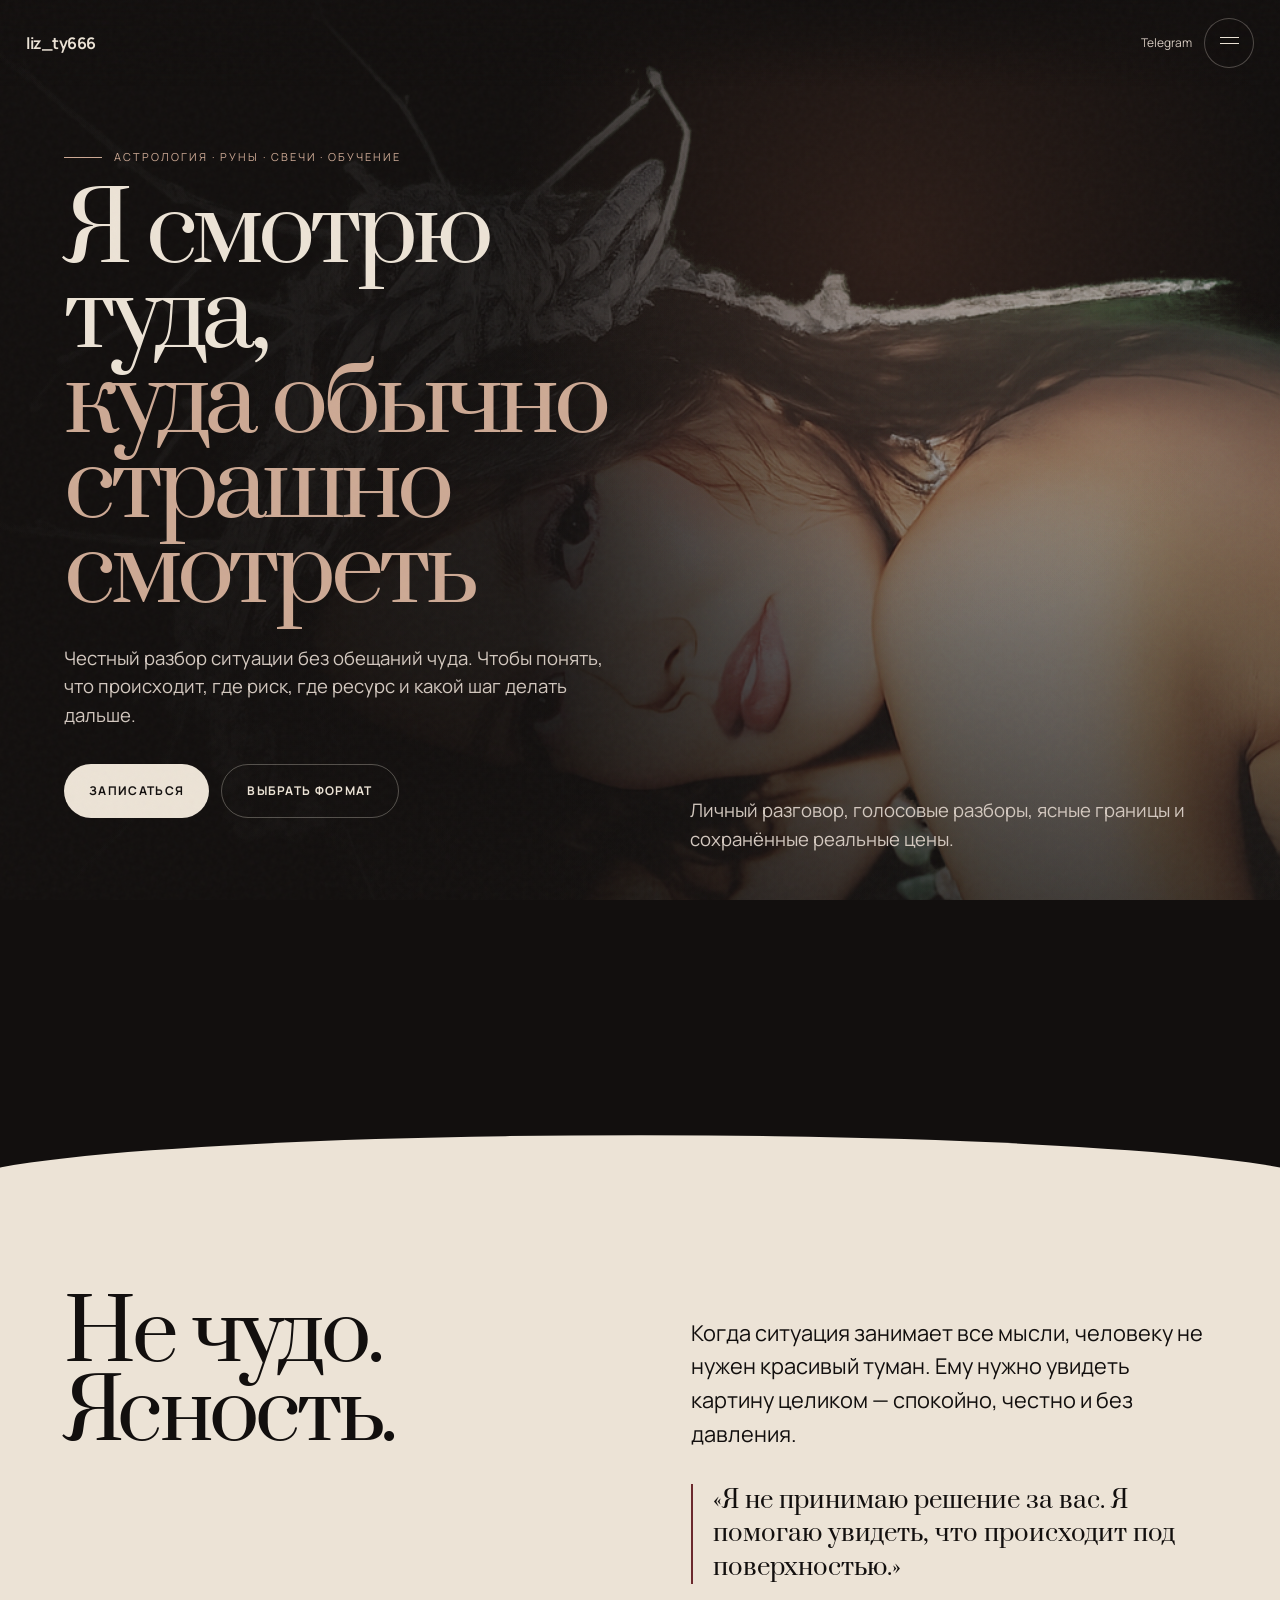
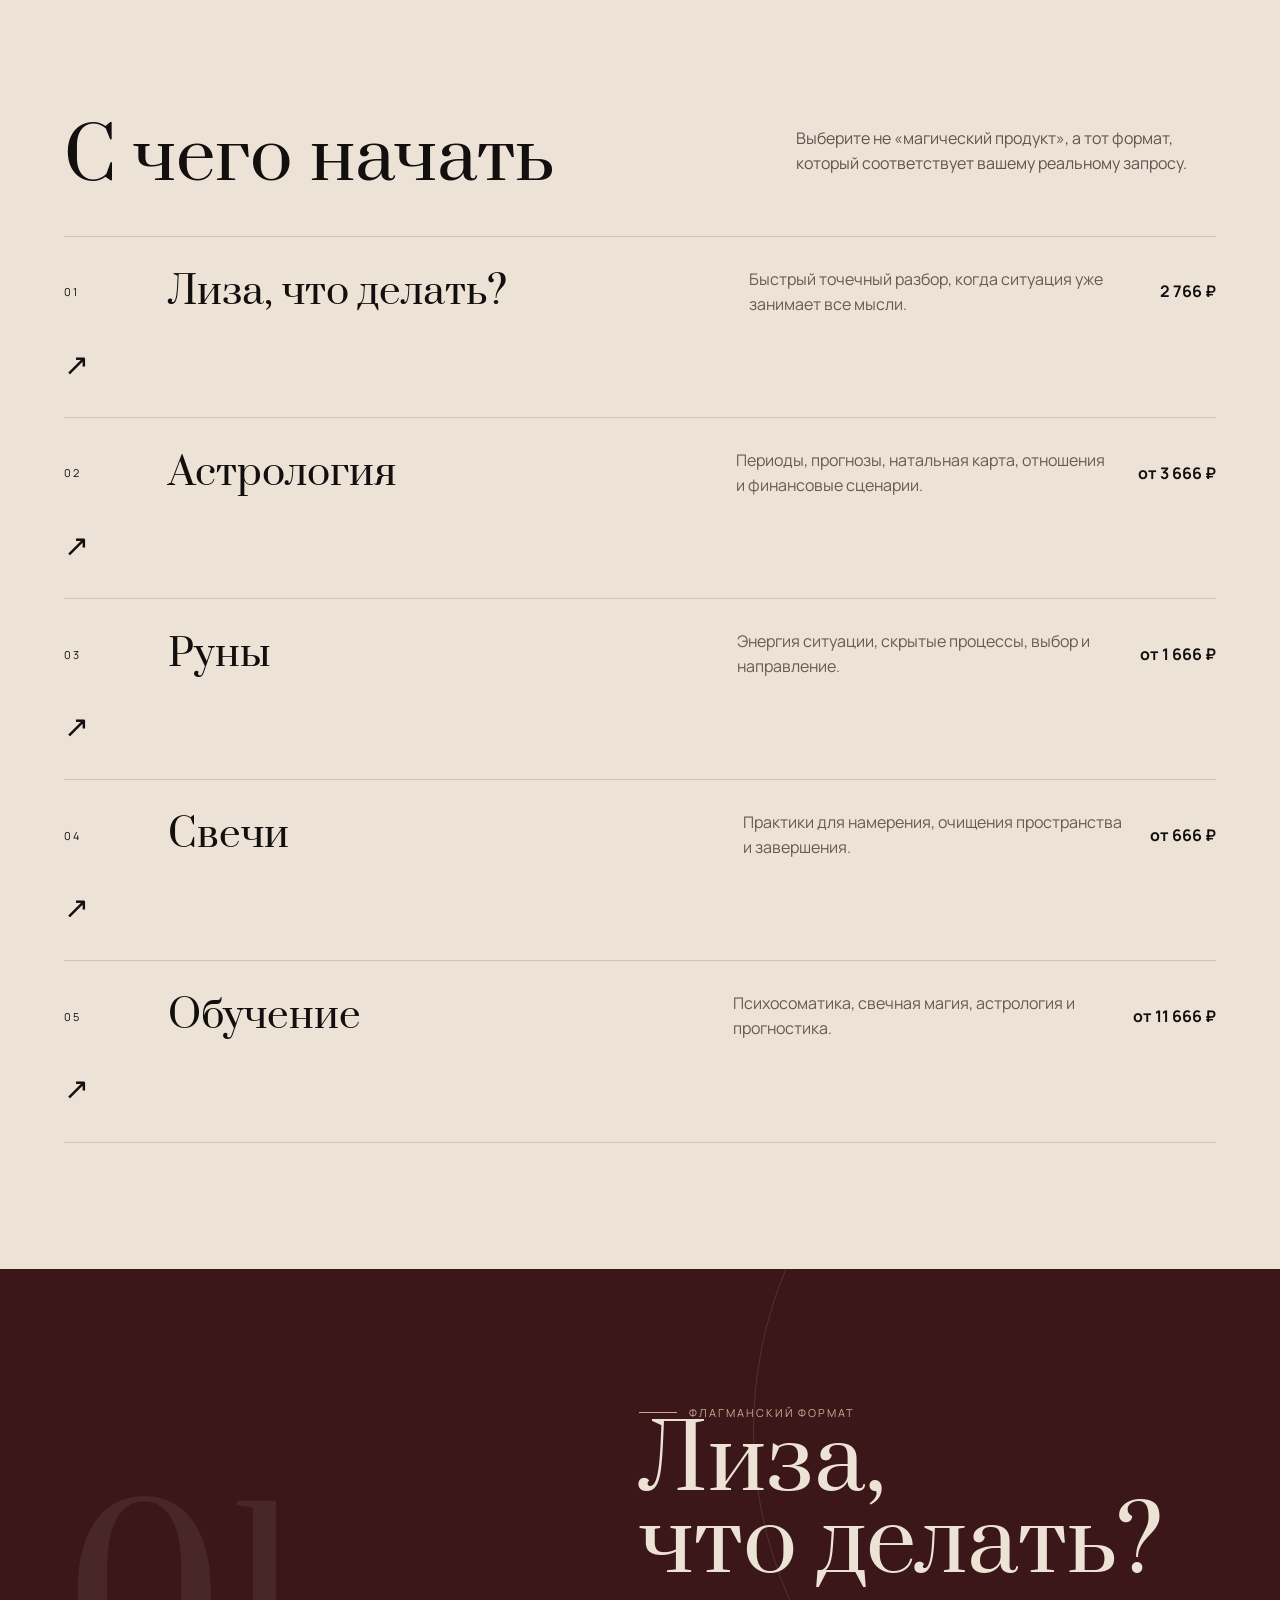
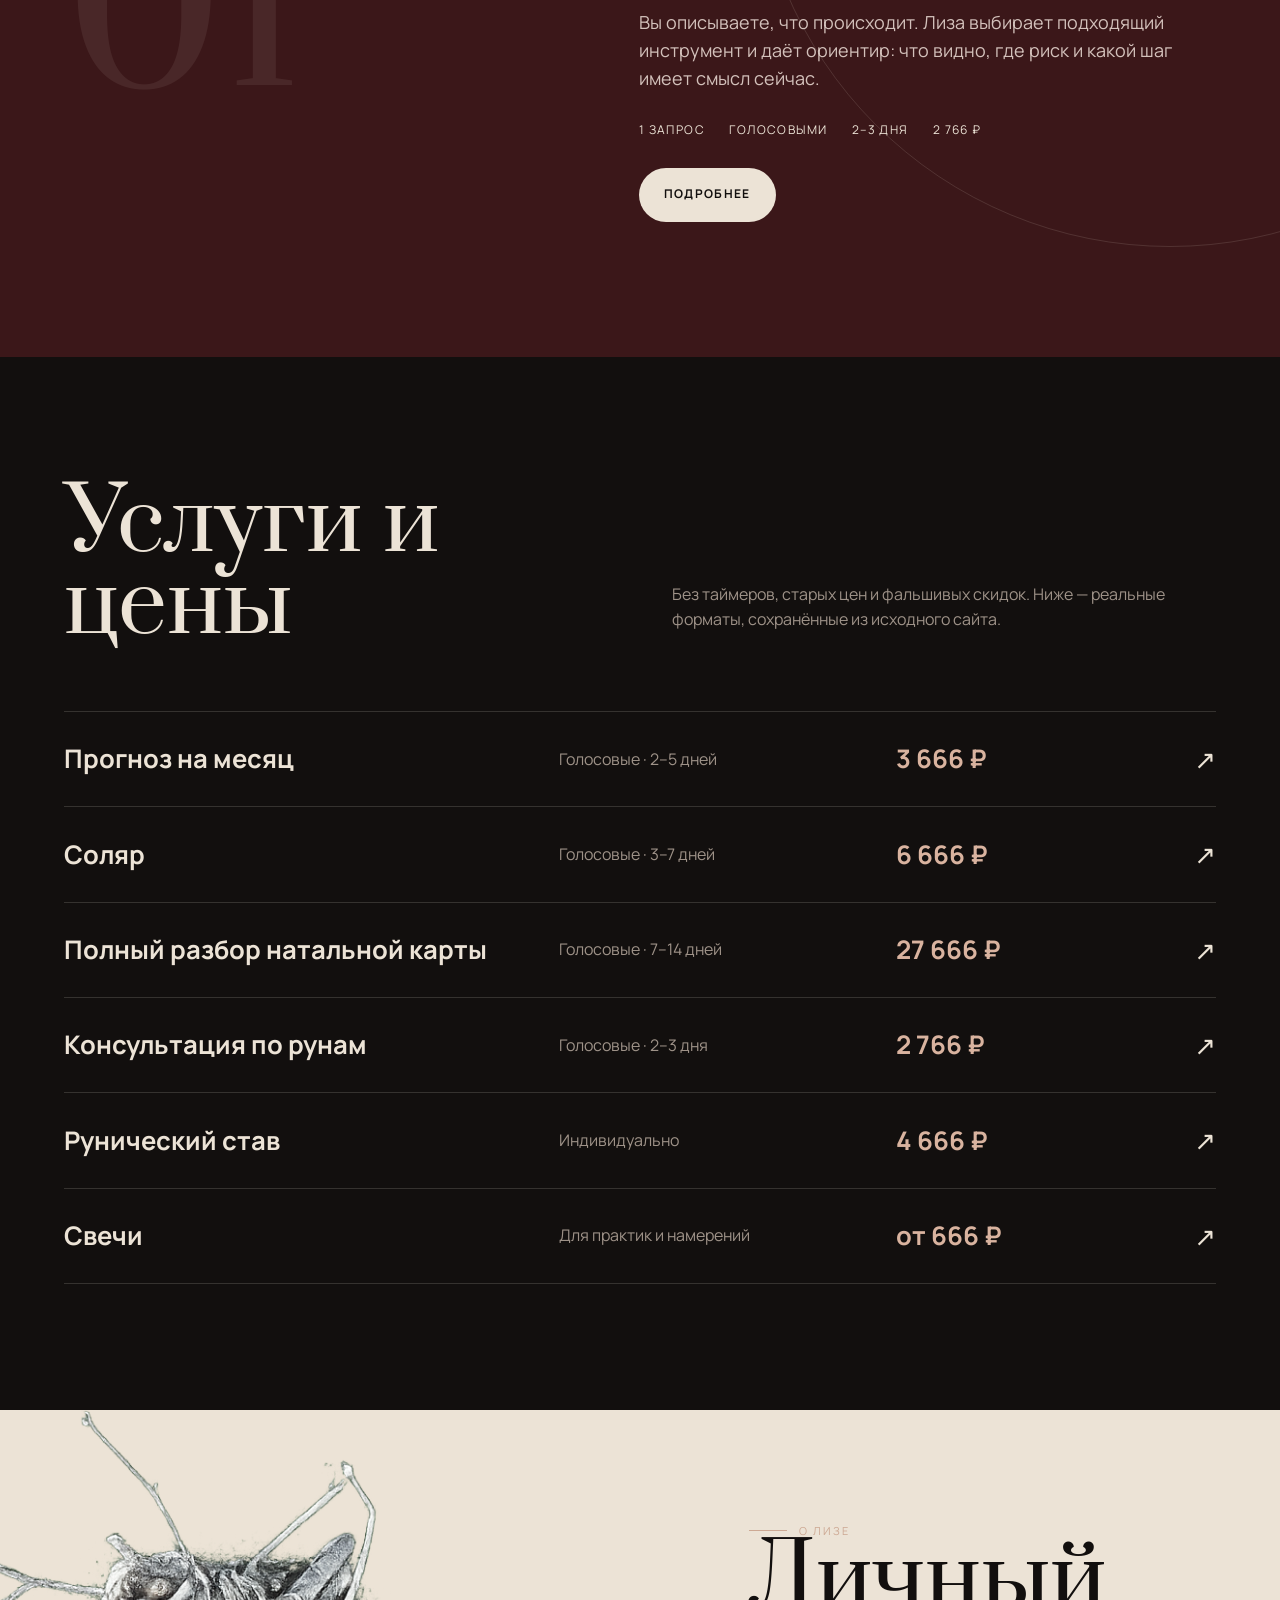
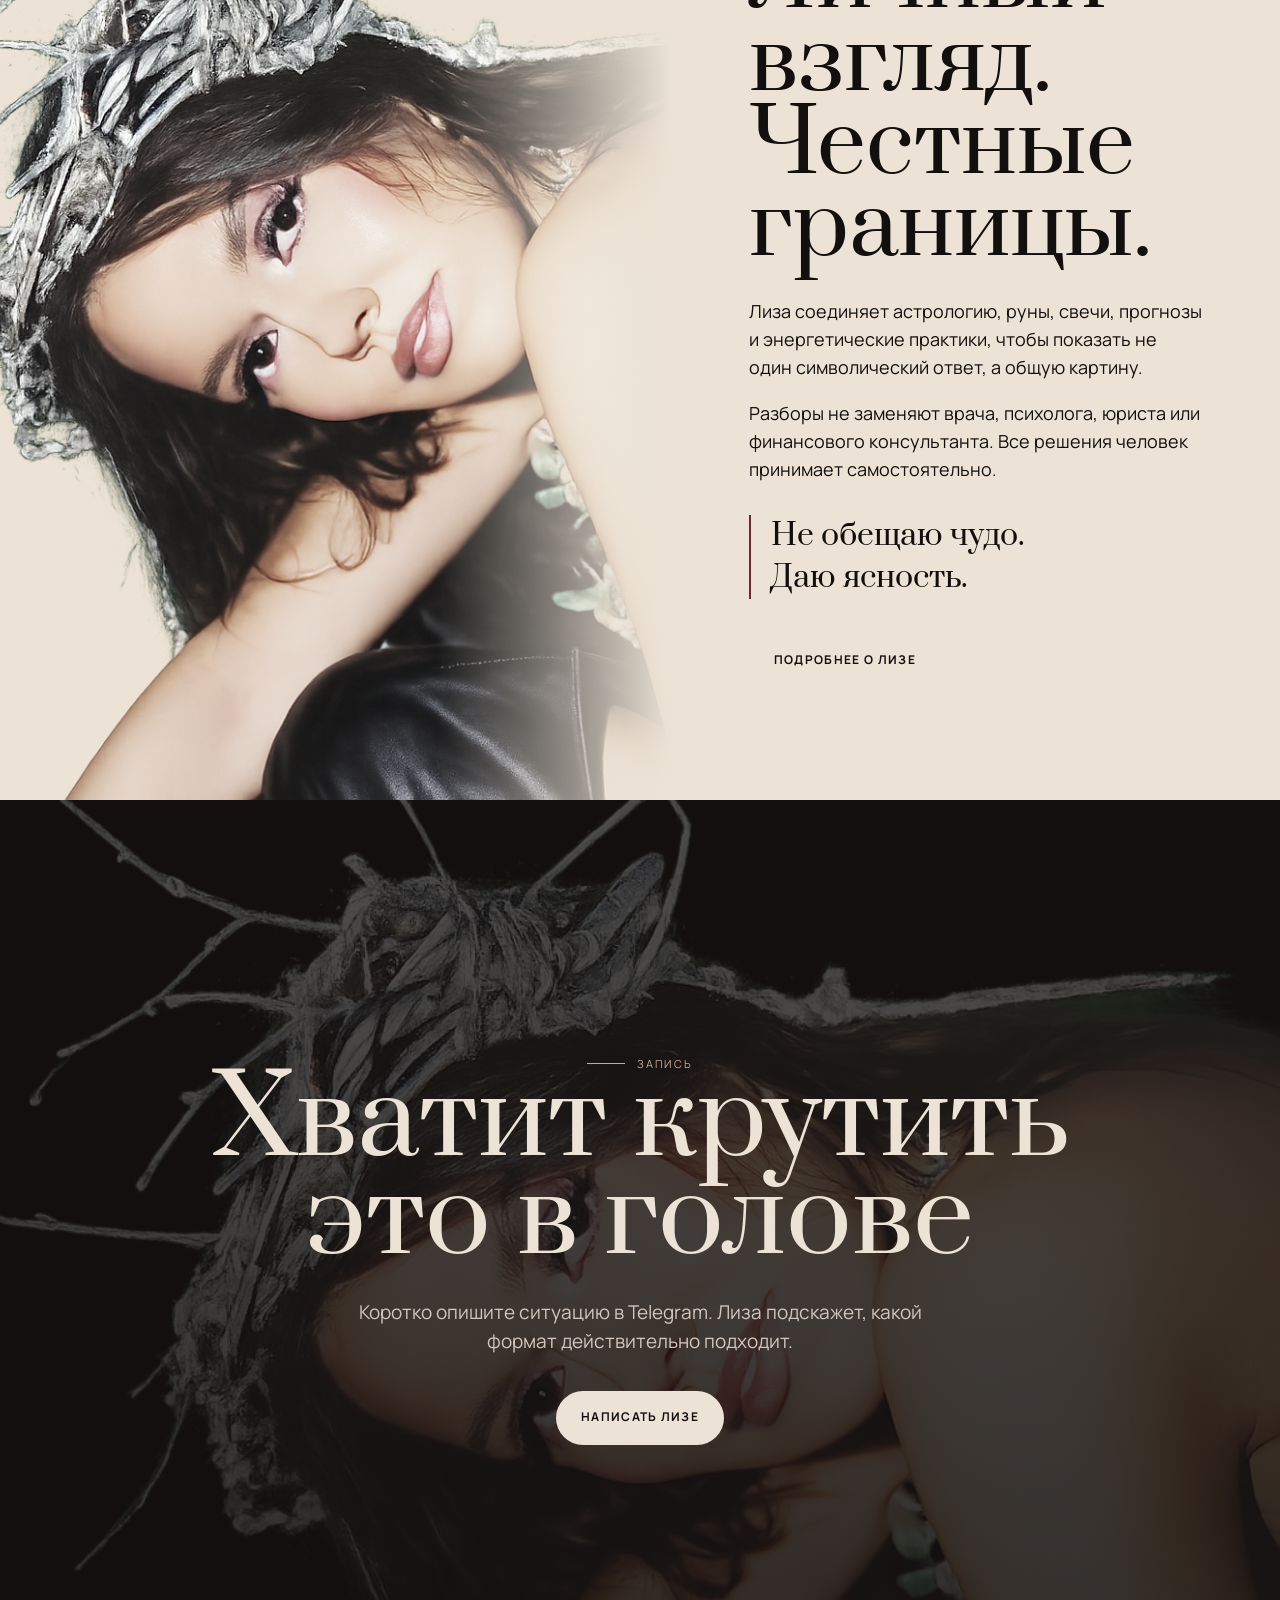
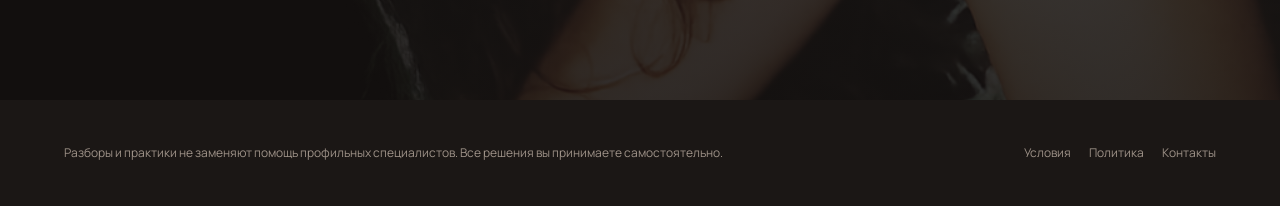
<file: index.html>
<!doctype html>
<html lang="ru">
<head>
<meta charset="utf-8">
<meta name="viewport" content="width=device-width,initial-scale=1">
<title>liz_ty666 — астрология, руны, свечи и честный разбор</title>
<meta name="description" content="Астрология, руны, свечи, прогнозы и обучение. Честный разбор ситуации и запись в Telegram @liz_ty666.">
<meta name="theme-color" content="#120f0e">
<link rel="preconnect" href="https://fonts.googleapis.com">
<link rel="preconnect" href="https://fonts.gstatic.com" crossorigin>
<link href="https://fonts.googleapis.com/css2?family=Manrope:wght@400;500;600;700&family=Prata&display=swap" rel="stylesheet">
<style>
:root{--ink:#120f0e;--ink-2:#1b1715;--paper:#ece3d6;--wine:#6c2a2e;--wine-dark:#3b1719;--muted:#9e9288;--line:rgba(236,227,214,.16);--line-dark:rgba(18,15,14,.14);--serif:Prata,serif;--sans:Manrope,system-ui,sans-serif}*{box-sizing:border-box}html{scroll-behavior:smooth}body{margin:0;background:var(--ink);color:var(--paper);font-family:var(--sans);line-height:1.55;overflow-x:hidden}body.menu-open{overflow:hidden}a{color:inherit}img{display:block;max-width:100%}button,a{font:inherit}:focus-visible{outline:2px solid #d7b9a2;outline-offset:4px}.noise{position:fixed;inset:0;pointer-events:none;z-index:100;background-image:url("data:image/svg+xml,%3Csvg viewBox='0 0 220 220' xmlns='http://www.w3.org/2000/svg'%3E%3Cfilter id='n'%3E%3CfeTurbulence type='fractalNoise' baseFrequency='.75' numOctaves='3' stitchTiles='stitch'/%3E%3C/filter%3E%3Crect width='100%25' height='100%25' filter='url(%23n)' opacity='.028'/%3E%3C/svg%3E")}.header{position:fixed;top:0;left:0;right:0;z-index:80;display:flex;align-items:center;justify-content:space-between;padding:18px 26px;background:linear-gradient(to bottom,rgba(18,15,14,.92),rgba(18,15,14,.5),transparent)}.logo{text-decoration:none;font-weight:700;letter-spacing:-.03em}.header-actions{display:flex;align-items:center;gap:12px}.header-link{font-size:12px;text-decoration:none;color:#d4c9bf}.menu-btn{width:50px;height:50px;border:1px solid rgba(236,227,214,.28);border-radius:50%;background:rgba(18,15,14,.25);color:var(--paper);display:grid;place-items:center;cursor:pointer}.menu-btn i,.menu-btn i:before{content:"";display:block;width:19px;height:1px;background:currentColor;transition:.35s}.menu-btn i:before{transform:translateY(-6px)}.menu-btn[aria-expanded="true"] i{transform:rotate(45deg)}.menu-btn[aria-expanded="true"] i:before{transform:rotate(90deg)}.menu{position:fixed;inset:0;z-index:70;background:var(--paper);color:var(--ink);transform:translateY(-100%);transition:transform .7s cubic-bezier(.74,0,.22,1);padding:110px 6vw 50px;display:grid;grid-template-columns:1.35fr .65fr;gap:7vw}.menu.open{transform:none}.menu nav{display:flex;flex-direction:column}.menu nav a{font:400 clamp(34px,5vw,72px)/1.02 var(--serif);text-decoration:none;padding:.14em 0;border-bottom:1px solid var(--line-dark)}.menu nav a span{font:700 10px var(--sans);letter-spacing:.16em;margin-right:18px;vertical-align:middle}.menu-side{align-self:end}.menu-side p{max-width:360px;color:#5e554f}.hero{min-height:100svh;position:relative;display:grid;grid-template-columns:1.05fr .95fr;align-items:end;overflow:hidden;background:linear-gradient(90deg,rgba(18,15,14,.98) 0%,rgba(18,15,14,.9) 42%,rgba(18,15,14,.28) 70%,rgba(18,15,14,.14) 100%),linear-gradient(180deg,transparent 50%,rgba(18,15,14,.62) 100%),url('assets/212CB13A-DFA8-4E37-BF86-4F200A4A0E9A.png') center top/cover no-repeat}.hero:after{content:"";position:absolute;inset:0;background:radial-gradient(circle at 70% 28%,rgba(164,94,70,.18),transparent 36%),linear-gradient(180deg,rgba(18,15,14,.12),rgba(18,15,14,.32))}.hero-copy{position:relative;z-index:2;padding:140px 5vw 82px;max-width:820px}.eyebrow{font-size:11px;letter-spacing:.18em;text-transform:uppercase;color:#cda994;display:flex;gap:12px;align-items:center}.eyebrow:before{content:"";width:38px;height:1px;background:currentColor}.hero h1{font:400 clamp(54px,7.4vw,114px)/.9 var(--serif);letter-spacing:-.055em;margin:24px 0 28px}.hero h1 em{display:block;font-style:normal;color:#cda994}.hero p{font-size:clamp(17px,1.45vw,21px);max-width:560px;color:#d3c8bf}.actions{display:flex;gap:12px;flex-wrap:wrap;margin-top:34px}.btn{display:inline-flex;align-items:center;justify-content:center;min-height:54px;padding:0 25px;border-radius:999px;text-decoration:none;font-size:12px;text-transform:uppercase;letter-spacing:.11em;font-weight:700;background:var(--paper);color:var(--ink);transition:.25s}.btn:hover{transform:translateY(-2px)}.btn-outline{background:transparent;color:var(--paper);border:1px solid rgba(236,227,214,.3)}.hero-note{position:absolute;right:30px;bottom:28px;z-index:3;max-width:250px;font-size:12px;color:#d3c8bf}.transition{height:32vh;background:var(--paper);margin-top:-1px;clip-path:ellipse(54% 18% at 50% 100%)}.intro{background:var(--paper);color:var(--ink);padding:12vh 5vw 14vh;display:grid;grid-template-columns:1fr 1fr;gap:8vw}.intro h2{font:400 clamp(48px,6.5vw,96px)/.95 var(--serif);letter-spacing:-.045em;margin:0}.intro-copy{align-self:end}.intro-copy p{font-size:clamp(18px,1.7vw,26px);max-width:590px}.quote{margin-top:32px;padding-left:20px;border-left:2px solid var(--wine);font:400 24px/1.4 var(--serif)}.routes{background:var(--paper);color:var(--ink);padding:0 5vw 14vh}.routes-head{display:flex;justify-content:space-between;gap:30px;align-items:end;margin-bottom:44px}.routes h2{font:400 clamp(42px,5.5vw,78px)/.95 var(--serif);margin:0}.routes-head p{max-width:420px;color:#5f554f}.route-list{border-top:1px solid var(--line-dark)}.route{position:relative;display:grid;grid-template-columns:80px 1.15fr .8fr auto;gap:24px;align-items:center;padding:30px 0;border-bottom:1px solid var(--line-dark);text-decoration:none;overflow:hidden}.route:before{content:"";position:absolute;inset:0;background:var(--wine);transform:scaleY(0);transform-origin:bottom;transition:.35s}.route>*{position:relative;z-index:1}.route:hover{color:var(--paper)}.route:hover:before{transform:scaleY(1)}.route-index{font-size:11px;letter-spacing:.16em}.route strong{font:400 clamp(26px,3vw,42px)/1.05 var(--serif)}.route p{margin:0;color:#665b54}.route:hover p{color:#e6d8cc}.route-price{font-weight:700}.route-arrow{font-size:30px}.flagship{background:var(--wine-dark);padding:15vh 5vw;color:var(--paper);position:relative;overflow:hidden}.flagship:before{content:"";position:absolute;width:65vw;aspect-ratio:1;border-radius:50%;border:1px solid rgba(236,227,214,.13);right:-24vw;top:-20vw}.flagship-grid{position:relative;display:grid;grid-template-columns:.9fr 1.1fr;gap:8vw;align-items:center}.flagship-number{font:400 clamp(100px,18vw,280px)/.7 var(--serif);color:rgba(236,227,214,.08)}.flagship h2{font:400 clamp(50px,7vw,100px)/.92 var(--serif);margin:0 0 24px}.flagship p{max-width:620px;color:#d3c1bb;font-size:18px}.flagship-meta{display:flex;gap:24px;flex-wrap:wrap;margin:28px 0}.flagship-meta span{font-size:12px;text-transform:uppercase;letter-spacing:.12em}.services{background:var(--ink);padding:14vh 5vw}.services-head{display:grid;grid-template-columns:1fr 1fr;gap:5vw;margin-bottom:7vh}.services h2{font:400 clamp(48px,6.8vw,96px)/.95 var(--serif);margin:0}.services-head p{align-self:end;color:var(--muted);max-width:520px}.service-list{border-top:1px solid var(--line)}.service{display:grid;grid-template-columns:1.2fr .8fr .7fr auto;gap:22px;padding:27px 0;border-bottom:1px solid var(--line);align-items:center}.service strong{font-size:clamp(18px,2vw,28px)}.service span{color:var(--muted)}.service b{color:#d9b39f;font-size:clamp(18px,2vw,26px)}.service a{text-decoration:none;font-size:26px}.portrait{min-height:110vh;background:var(--paper);color:var(--ink);display:grid;grid-template-columns:1.05fr .95fr;align-items:center;overflow:hidden}.portrait-media{height:110vh;position:relative}.portrait-media img{width:100%;height:100%;object-fit:cover;object-position:center top;filter:grayscale(.35) contrast(1.04)}.portrait-media:after{content:"";position:absolute;inset:0;background:linear-gradient(90deg,transparent 65%,var(--paper))}.portrait-copy{padding:10vh 6vw}.portrait-copy h2{font:400 clamp(52px,6.8vw,98px)/.95 var(--serif);margin:0 0 28px}.portrait-copy p{font-size:18px;max-width:560px}.portrait-copy .quote{font-size:30px}.final{min-height:100svh;display:grid;place-items:center;text-align:center;padding:12vh 5vw;background:linear-gradient(rgba(18,15,14,.72),rgba(18,15,14,.86)),url('assets/212CB13A-DFA8-4E37-BF86-4F200A4A0E9A.png') center 28%/cover no-repeat}.final-inner{max-width:1050px}.final h2{font:400 clamp(58px,8.5vw,126px)/.9 var(--serif);margin:0 0 30px}.final p{font-size:19px;color:#d2c7be;max-width:600px;margin:0 auto 34px}.footer{padding:44px 5vw;background:var(--ink-2);display:grid;grid-template-columns:1fr auto;gap:30px;color:var(--muted);font-size:12px}.footer-links{display:flex;gap:18px;flex-wrap:wrap}.footer a{text-decoration:none}.reveal{opacity:0;transform:translateY(24px);transition:.75s}.reveal.in{opacity:1;transform:none}.fixed-cta{display:none}@media(max-width:860px){.header-link{display:none}.menu{grid-template-columns:1fr;padding:95px 22px 30px}.menu-side{display:none}.hero{grid-template-columns:1fr;align-items:end;background-position:62% top}.hero-copy{padding:128px 20px 88px}.hero:before{content:"";position:absolute;inset:0;background:linear-gradient(90deg,rgba(18,15,14,.96),rgba(18,15,14,.7) 62%,rgba(18,15,14,.12))}.hero-note{display:none}.intro,.flagship-grid,.services-head,.portrait{grid-template-columns:1fr}.intro,.routes,.services{padding-left:20px;padding-right:20px}.routes-head{display:block}.route{grid-template-columns:50px 1fr auto}.route p{grid-column:2/-1}.route-price{grid-column:2}.route-arrow{grid-column:3;grid-row:1}.flagship{padding-left:20px;padding-right:20px}.flagship-number{display:none}.service{grid-template-columns:1fr auto}.service span{grid-column:1/-1}.service a{grid-row:1;grid-column:2}.portrait-media{height:70vh}.portrait-media:after{background:linear-gradient(180deg,transparent 70%,var(--paper))}.portrait-copy{padding:10vh 20px 12vh}.footer{grid-template-columns:1fr;padding-bottom:90px}.fixed-cta{display:block;position:fixed;left:10px;right:10px;bottom:10px;z-index:60}.fixed-cta .btn{width:100%;box-shadow:0 12px 40px rgba(0,0,0,.28)}}@media(prefers-reduced-motion:reduce){html{scroll-behavior:auto}*,*:before,*:after{animation:none!important;transition:none!important}.reveal{opacity:1;transform:none}}
</style>
</head>
<body>
<div class="noise" aria-hidden="true"></div>
<header class="header"><a class="logo" href="index.html">liz_ty666</a><div class="header-actions"><a class="header-link" href="https://t.me/liz_ty666" target="_blank" rel="noopener noreferrer">Telegram</a><button class="menu-btn" id="menuBtn" aria-label="Открыть меню" aria-expanded="false"><i></i></button></div></header>
<div class="menu" id="menu" aria-hidden="true"><nav aria-label="Основная навигация"><a href="liza-chto-delat.html"><span>01</span>Лиза, что делать?</a><a href="astrology.html"><span>02</span>Астрология</a><a href="runes.html"><span>03</span>Руны</a><a href="candles.html"><span>04</span>Свечи</a><a href="education.html"><span>05</span>Обучение</a><a href="about.html"><span>06</span>О Лизе</a><a href="reviews.html"><span>07</span>Отзывы</a><a href="faq.html"><span>08</span>FAQ</a></nav><div class="menu-side"><div class="eyebrow">Личный разговор</div><p>Опишите ситуацию в Telegram. Лиза подскажет формат без скидочных ловушек и лишнего давления.</p><a class="btn" href="https://t.me/liz_ty666" target="_blank" rel="noopener noreferrer">Написать Лизе</a></div></div>
<main>
<section class="hero"><div class="hero-copy reveal"><div class="eyebrow">Астрология · Руны · Свечи · Обучение</div><h1>Я смотрю туда,<em>куда обычно страшно смотреть</em></h1><p>Честный разбор ситуации без обещаний чуда. Чтобы понять, что происходит, где риск, где ресурс и какой шаг делать дальше.</p><div class="actions"><a class="btn" href="https://t.me/liz_ty666?text=Здравствуйте!%20Хочу%20записаться%20к%20Лизе.%20Мой%20запрос:" target="_blank" rel="noopener noreferrer">Записаться</a><a class="btn btn-outline" href="#routes">Выбрать формат</a></div></div><p class="hero-note">Личный разговор, голосовые разборы, ясные границы и сохранённые реальные цены.</p></section>
<div class="transition" aria-hidden="true"></div>
<section class="intro"><h2 class="reveal">Не чудо.<br>Ясность.</h2><div class="intro-copy reveal"><p>Когда ситуация занимает все мысли, человеку не нужен красивый туман. Ему нужно увидеть картину целиком — спокойно, честно и без давления.</p><div class="quote">«Я не принимаю решение за вас. Я помогаю увидеть, что происходит под поверхностью.»</div></div></section>
<section class="routes" id="routes"><div class="routes-head"><h2 class="reveal">С чего начать</h2><p class="reveal">Выберите не «магический продукт», а тот формат, который соответствует вашему реальному запросу.</p></div><div class="route-list reveal"><a class="route" href="liza-chto-delat.html"><span class="route-index">01</span><strong>Лиза, что делать?</strong><p>Быстрый точечный разбор, когда ситуация уже занимает все мысли.</p><span class="route-price">2 766 ₽</span><span class="route-arrow">↗</span></a><a class="route" href="astrology.html"><span class="route-index">02</span><strong>Астрология</strong><p>Периоды, прогнозы, натальная карта, отношения и финансовые сценарии.</p><span class="route-price">от 3 666 ₽</span><span class="route-arrow">↗</span></a><a class="route" href="runes.html"><span class="route-index">03</span><strong>Руны</strong><p>Энергия ситуации, скрытые процессы, выбор и направление.</p><span class="route-price">от 1 666 ₽</span><span class="route-arrow">↗</span></a><a class="route" href="candles.html"><span class="route-index">04</span><strong>Свечи</strong><p>Практики для намерения, очищения пространства и завершения.</p><span class="route-price">от 666 ₽</span><span class="route-arrow">↗</span></a><a class="route" href="education.html"><span class="route-index">05</span><strong>Обучение</strong><p>Психосоматика, свечная магия, астрология и прогностика.</p><span class="route-price">от 11 666 ₽</span><span class="route-arrow">↗</span></a></div></section>
<section class="flagship"><div class="flagship-grid"><div class="flagship-number">01</div><div class="reveal"><div class="eyebrow">Флагманский формат</div><h2>Лиза,<br>что делать?</h2><p>Вы описываете, что происходит. Лиза выбирает подходящий инструмент и даёт ориентир: что видно, где риск и какой шаг имеет смысл сейчас.</p><div class="flagship-meta"><span>1 запрос</span><span>голосовыми</span><span>2–3 дня</span><span>2 766 ₽</span></div><a class="btn" href="liza-chto-delat.html">Подробнее</a></div></div></section>
<section class="services"><div class="services-head"><h2 class="reveal">Услуги и цены</h2><p class="reveal">Без таймеров, старых цен и фальшивых скидок. Ниже — реальные форматы, сохранённые из исходного сайта.</p></div><div class="service-list reveal"><div class="service"><strong>Прогноз на месяц</strong><span>Голосовые · 2–5 дней</span><b>3 666 ₽</b><a href="astrology.html">↗</a></div><div class="service"><strong>Соляр</strong><span>Голосовые · 3–7 дней</span><b>6 666 ₽</b><a href="astrology.html">↗</a></div><div class="service"><strong>Полный разбор натальной карты</strong><span>Голосовые · 7–14 дней</span><b>27 666 ₽</b><a href="astrology.html">↗</a></div><div class="service"><strong>Консультация по рунам</strong><span>Голосовые · 2–3 дня</span><b>2 766 ₽</b><a href="runes.html">↗</a></div><div class="service"><strong>Рунический став</strong><span>Индивидуально</span><b>4 666 ₽</b><a href="runes.html">↗</a></div><div class="service"><strong>Свечи</strong><span>Для практик и намерений</span><b>от 666 ₽</b><a href="candles.html">↗</a></div></div></section>
<section class="portrait"><div class="portrait-media"><img src="assets/212CB13A-DFA8-4E37-BF86-4F200A4A0E9A.png" alt="Лиза — астролог и практик"></div><div class="portrait-copy reveal"><div class="eyebrow">О Лизе</div><h2>Личный взгляд.<br>Честные границы.</h2><p>Лиза соединяет астрологию, руны, свечи, прогнозы и энергетические практики, чтобы показать не один символический ответ, а общую картину.</p><p>Разборы не заменяют врача, психолога, юриста или финансового консультанта. Все решения человек принимает самостоятельно.</p><div class="quote">Не обещаю чудо.<br>Даю ясность.</div><div class="actions"><a class="btn" href="about.html">Подробнее о Лизе</a></div></div></section>
<section class="final"><div class="final-inner reveal"><div class="eyebrow" style="justify-content:center">Запись</div><h2>Хватит крутить это в голове</h2><p>Коротко опишите ситуацию в Telegram. Лиза подскажет, какой формат действительно подходит.</p><a class="btn" href="https://t.me/liz_ty666?text=Здравствуйте!%20Хочу%20записаться%20на%20разбор.%20Мой%20запрос:" target="_blank" rel="noopener noreferrer">Написать Лизе</a></div></section>
</main>
<footer class="footer"><div>Разборы и практики не заменяют помощь профильных специалистов. Все решения вы принимаете самостоятельно.</div><div class="footer-links"><a href="offer.html">Условия</a><a href="privacy.html">Политика</a><a href="contacts.html">Контакты</a></div></footer><div class="fixed-cta"><a class="btn" href="https://t.me/liz_ty666" target="_blank" rel="noopener noreferrer">Написать Лизе</a></div>
<script>const btn=document.getElementById('menuBtn');const menu=document.getElementById('menu');function closeMenu(){menu.classList.remove('open');menu.setAttribute('aria-hidden','true');btn.setAttribute('aria-expanded','false');document.body.classList.remove('menu-open')}btn.addEventListener('click',()=>{const open=menu.classList.toggle('open');menu.setAttribute('aria-hidden',String(!open));btn.setAttribute('aria-expanded',String(open));document.body.classList.toggle('menu-open',open)});document.addEventListener('keydown',e=>{if(e.key==='Escape')closeMenu()});menu.querySelectorAll('a').forEach(a=>a.addEventListener('click',closeMenu));const observer=new IntersectionObserver(entries=>entries.forEach(entry=>{if(entry.isIntersecting){entry.target.classList.add('in');observer.unobserve(entry.target)}}),{threshold:.12});document.querySelectorAll('.reveal').forEach(el=>observer.observe(el));setTimeout(()=>document.querySelector('.hero-copy')?.classList.add('in'),80);</script>
</body>
</html>
</file>
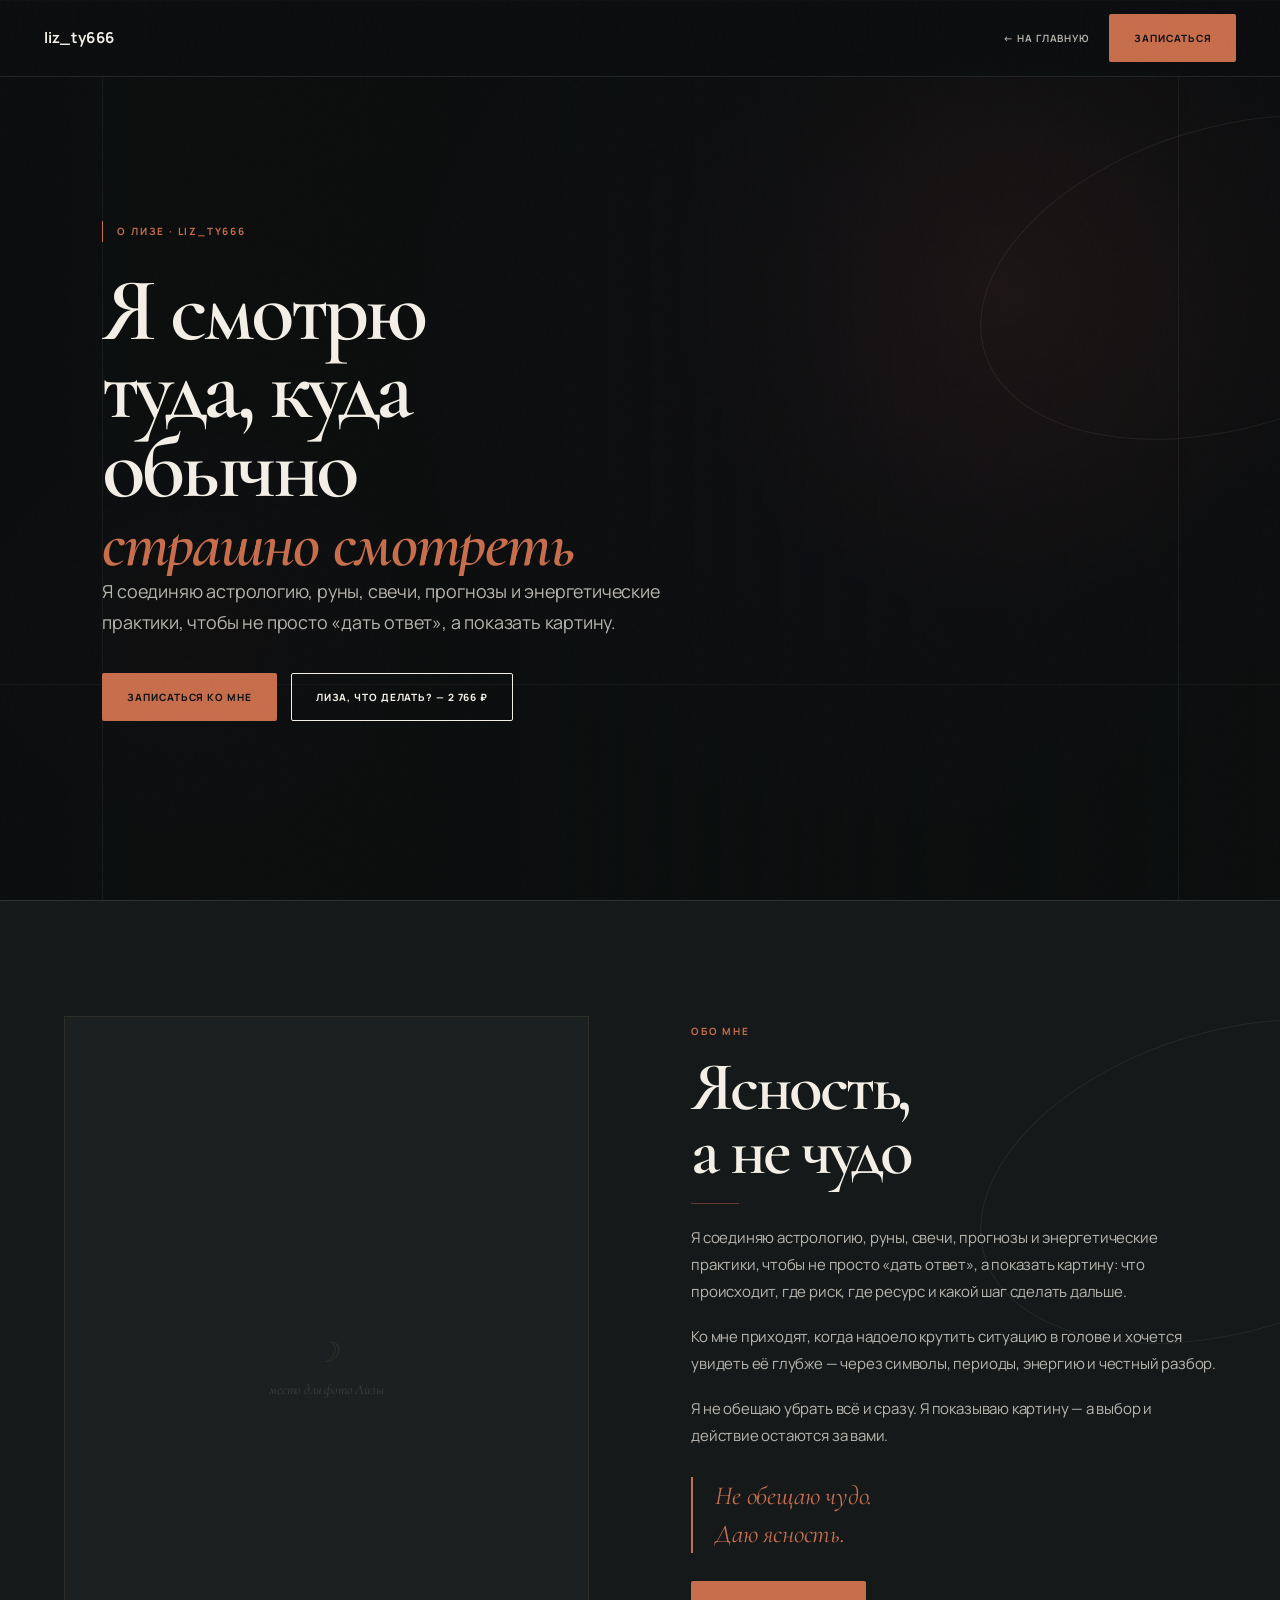
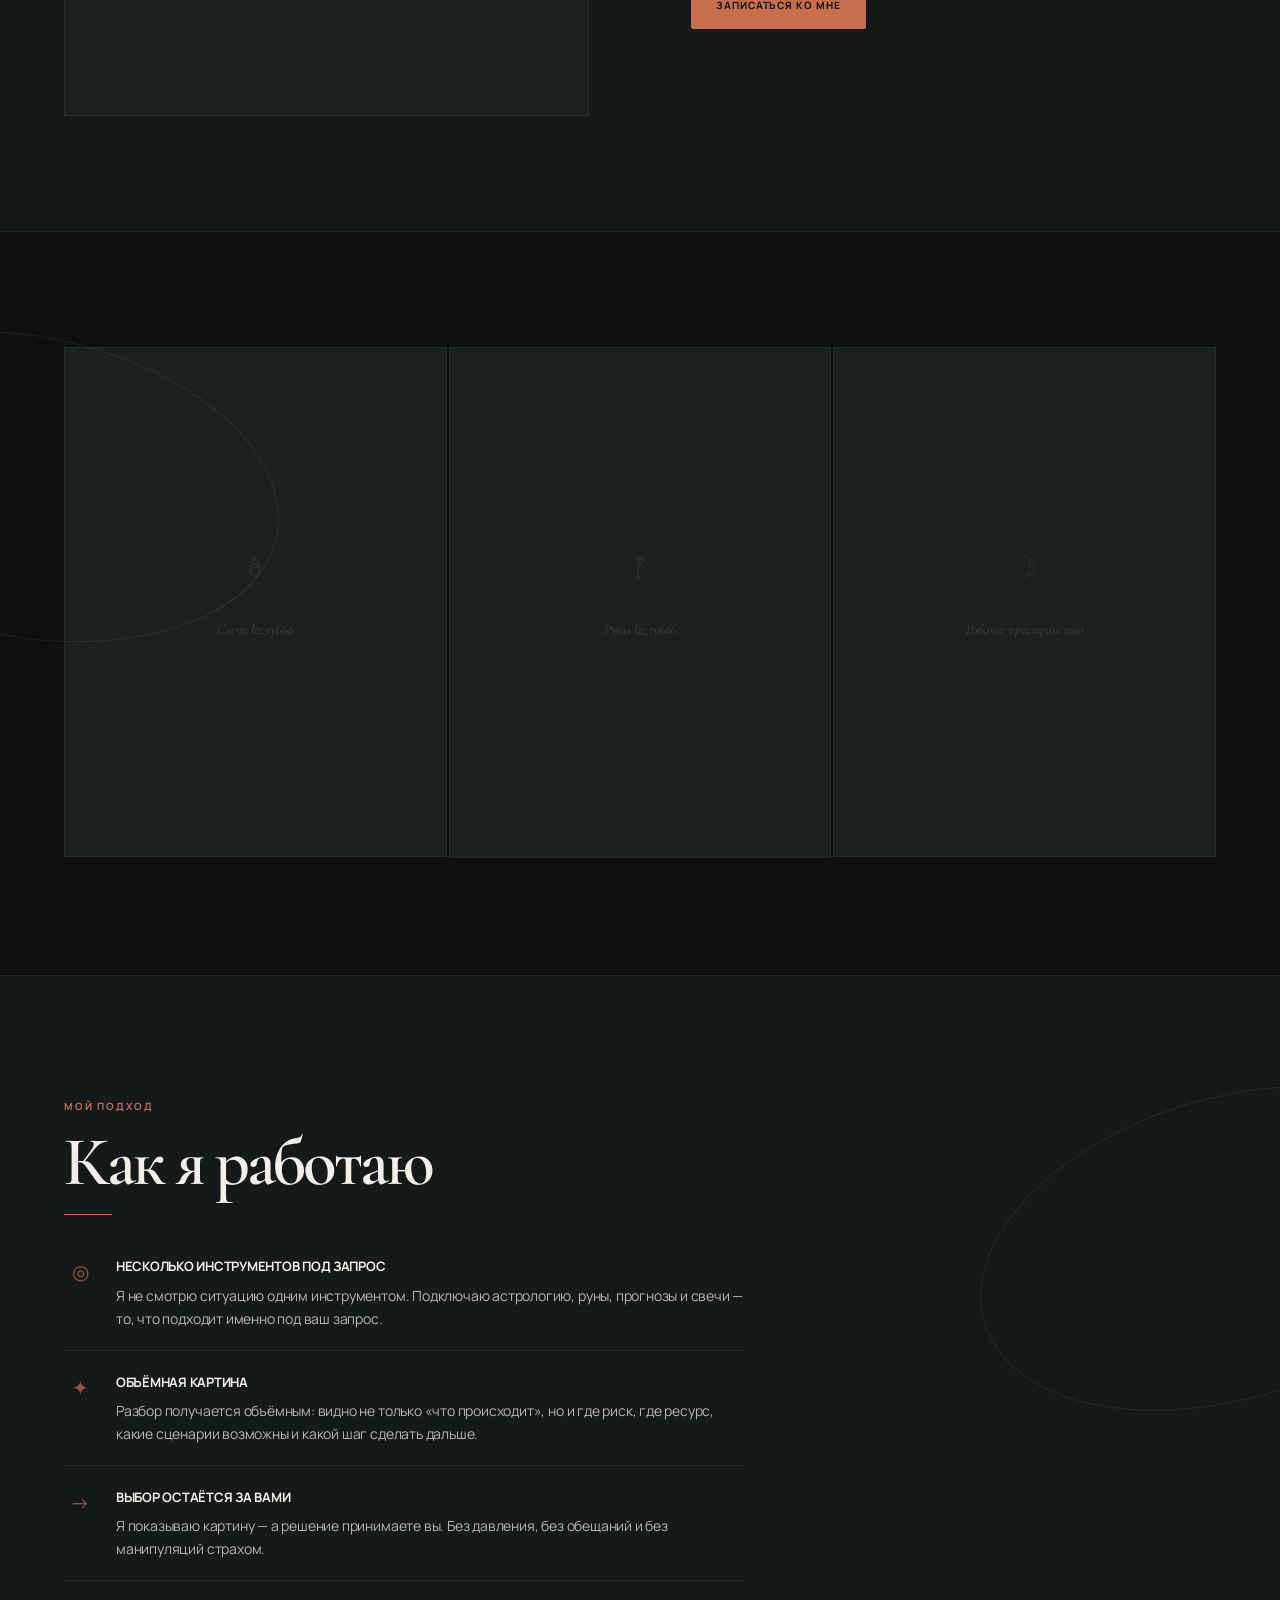
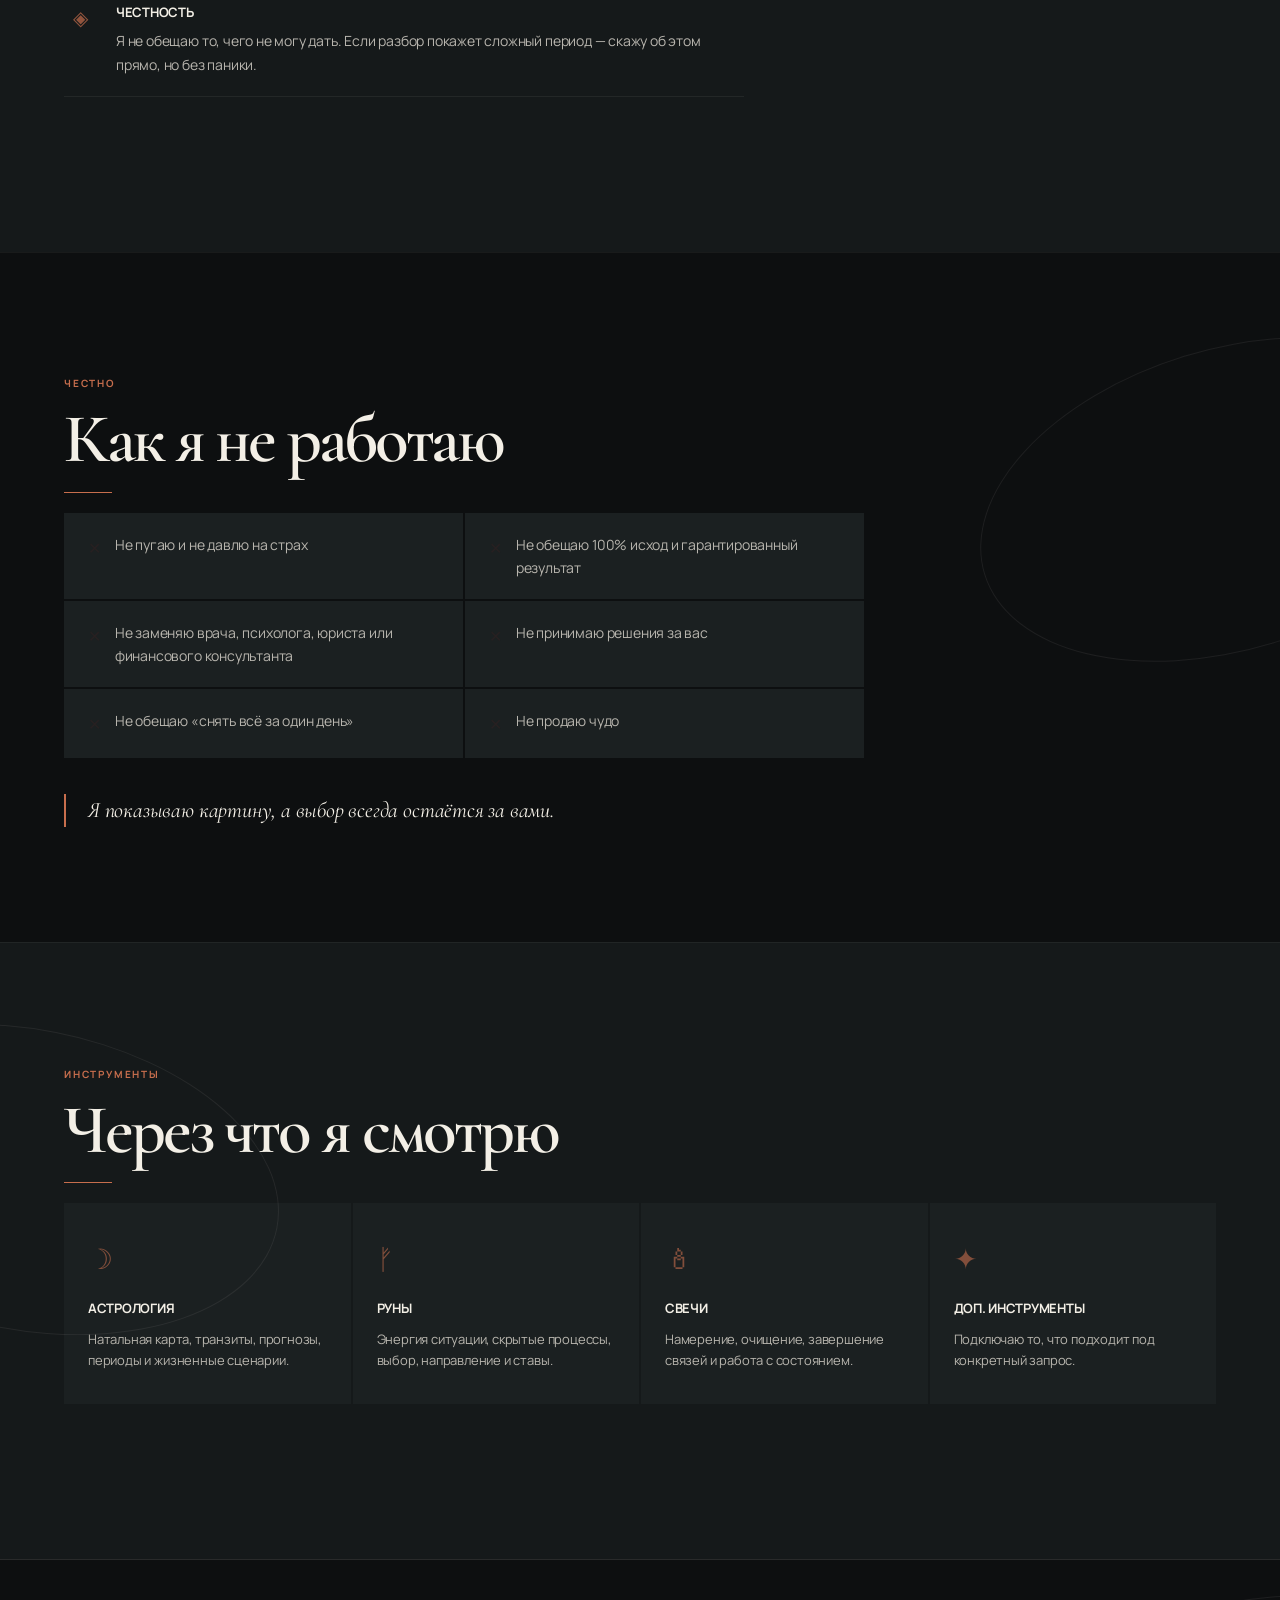
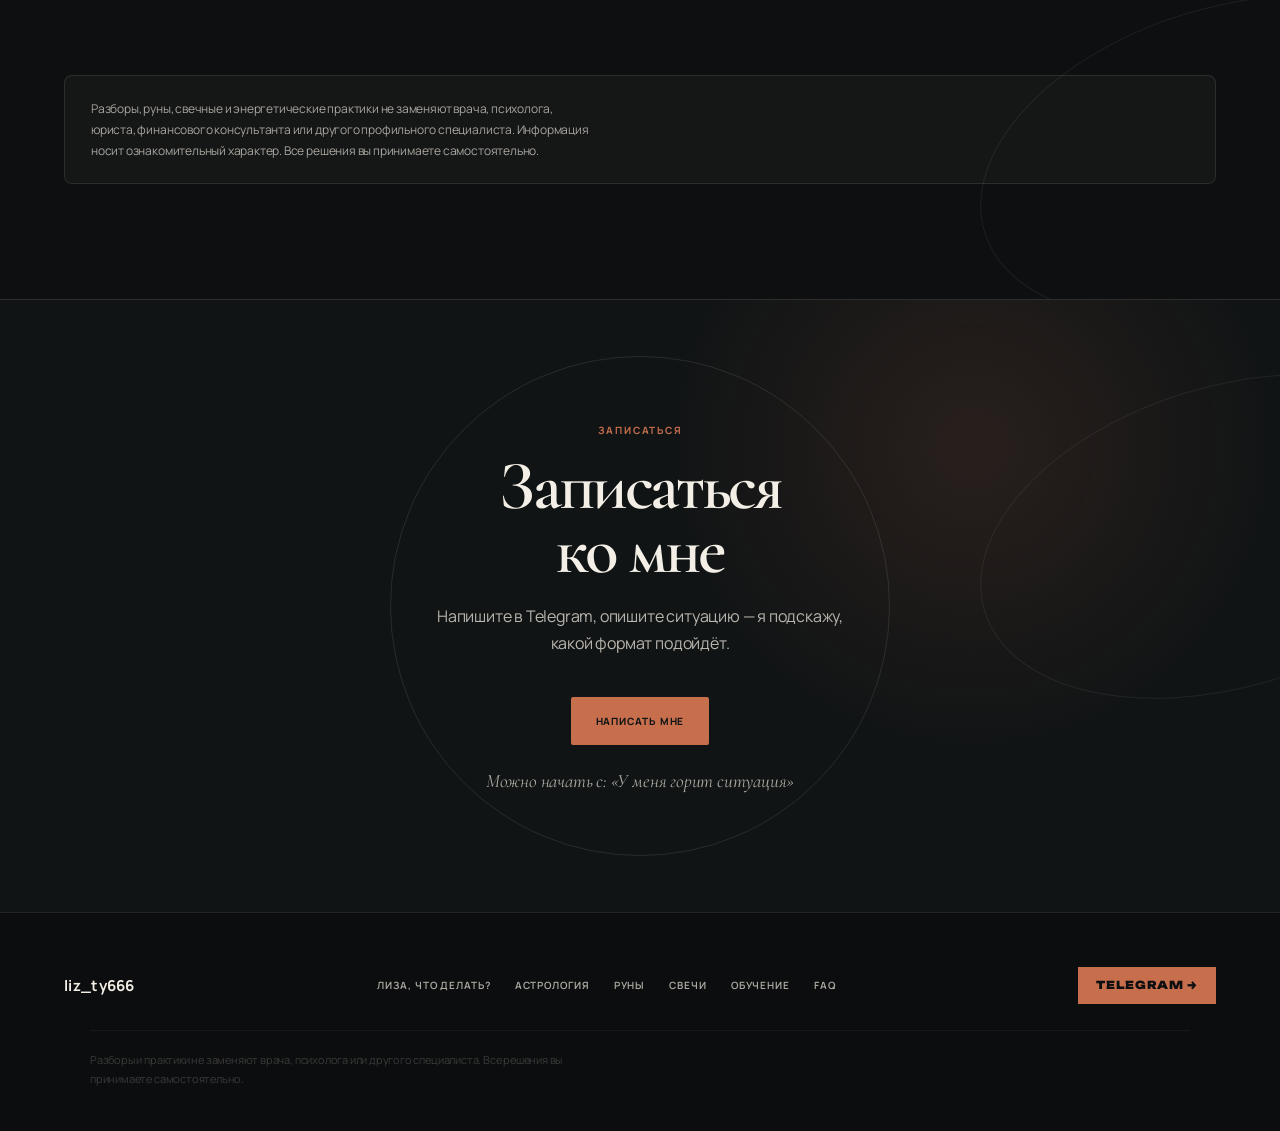
<file: about.html>
<!DOCTYPE html>
<html lang="ru">
<head>
<meta charset="UTF-8">
<meta name="viewport" content="width=device-width, initial-scale=1.0">
<title>О Лизе — liz_ty666, астрология, руны, свечи и обучение</title>
<meta name="description" content="liz_ty666 — астрология, руны, свечи, прогнозы и обучение. Я смотрю туда, куда обычно страшно смотреть. Запись в Telegram.">
<meta property="og:title" content="О Лизе — liz_ty666">
<meta property="og:description" content="Астрология, руны, свечи, прогнозы и обучение. Не обещаю чудо — даю ясность.">
<meta property="og:type" content="website">
<link rel="preconnect" href="https://fonts.googleapis.com">
<link rel="preconnect" href="https://fonts.gstatic.com" crossorigin>
<link href="https://fonts.googleapis.com/css2?family=Cormorant+Garamond:ital,wght@0,400;0,600;0,700;1,400;1,600&family=Unbounded:wght@400;700;900&family=Manrope:wght@300;400;500;600&display=swap" rel="stylesheet">
<style>
:root{--black:#050505;--graphite:#141414;--graphite2:#1a1a1a;--milk:#F4F0E8;--grey:#B7B1AA;--grey2:#8A8480;--gold:#C9A45C;--gold-light:#DDB96E;--bordeaux:#4B0F18;--violet2:#1d0d25}*,*::before,*::after{margin:0;padding:0;box-sizing:border-box}html{scroll-behavior:smooth}body{background:var(--black);color:var(--milk);font-family:'Manrope',sans-serif;font-size:16px;line-height:1.6;overflow-x:hidden}body::before{content:'';position:fixed;inset:0;background-image:url("data:image/svg+xml,%3Csvg viewBox='0 0 256 256' xmlns='http://www.w3.org/2000/svg'%3E%3Cfilter id='n'%3E%3CfeTurbulence type='fractalNoise' baseFrequency='0.9' numOctaves='4' stitchTiles='stitch'/%3E%3C/filter%3E%3Crect width='100%25' height='100%25' filter='url(%23n)' opacity='0.04'/%3E%3C/svg%3E");pointer-events:none;z-index:9999;opacity:.4}@media(prefers-reduced-motion:reduce){*,*::before,*::after{animation-duration:.01ms!important;transition-duration:.01ms!important}html{scroll-behavior:auto}}:focus-visible{outline:2px solid var(--gold);outline-offset:3px}h1,h2,h3{font-family:'Unbounded',sans-serif}header{position:fixed;top:0;left:0;right:0;z-index:1000;padding:18px 40px;display:flex;align-items:center;justify-content:space-between;background:linear-gradient(to bottom,rgba(5,5,5,.96) 0%,transparent 100%);backdrop-filter:blur(2px)}.logo{font-family:'Unbounded',sans-serif;font-size:18px;font-weight:900;color:var(--milk);letter-spacing:-.04em;text-decoration:none}.header-right{display:flex;align-items:center;gap:24px}.back-link{font-size:11px;font-weight:600;letter-spacing:.1em;text-transform:uppercase;color:var(--grey);text-decoration:none;transition:color .25s}.back-link:hover{color:var(--milk)}.header-cta{background:var(--gold);color:var(--black);padding:9px 20px;font-family:'Unbounded',sans-serif;font-size:11px;font-weight:900;letter-spacing:.06em;text-transform:uppercase;text-decoration:none;transition:background .25s}.header-cta:hover{background:var(--gold-light)}.burger{display:none;flex-direction:column;gap:5px;cursor:pointer;padding:6px;background:none;border:none}.burger span{display:block;width:22px;height:2px;background:var(--milk)}.mob-nav{display:none;position:fixed;inset:0;background:rgba(5,5,5,.98);z-index:999;flex-direction:column;align-items:center;justify-content:center;gap:26px}.mob-nav.open{display:flex}.mob-nav a{font-family:'Unbounded',sans-serif;font-size:18px;font-weight:700;color:var(--milk);text-decoration:none}.mob-nav a:hover{color:var(--gold)}.mob-close{position:absolute;top:22px;right:24px;font-size:24px;color:var(--grey);cursor:pointer;background:none;border:none}.fixed-mob{display:none;position:fixed;bottom:0;left:0;right:0;z-index:998;padding-bottom:env(safe-area-inset-bottom)}.fixed-mob a{display:block;background:var(--gold);color:var(--black);text-align:center;padding:15px;font-family:'Unbounded',sans-serif;font-size:13px;font-weight:900;letter-spacing:.04em;text-transform:uppercase;text-decoration:none}.btn-primary{display:inline-block;background:var(--gold);color:var(--black);padding:15px 32px;font-family:'Unbounded',sans-serif;font-size:12px;font-weight:900;letter-spacing:.06em;text-transform:uppercase;text-decoration:none;transition:background .25s}.btn-primary:hover{background:var(--gold-light)}.btn-secondary{display:inline-block;border:1px solid rgba(244,240,232,.25);color:var(--milk);padding:14px 28px;font-family:'Unbounded',sans-serif;font-size:11px;font-weight:700;letter-spacing:.06em;text-transform:uppercase;text-decoration:none;transition:border-color .25s,color .25s}.btn-secondary:hover{border-color:var(--gold);color:var(--gold)}.fi{opacity:0;transform:translateY(20px);transition:opacity .6s ease,transform .6s ease}.fi.vis{opacity:1;transform:translateY(0)}.fi-d1{transition-delay:.1s}.fi-d2{transition-delay:.2s}section{padding:88px 40px}.container{max-width:1100px;margin:0 auto}.section-label{display:inline-block;font-size:10px;font-weight:700;letter-spacing:.2em;text-transform:uppercase;color:var(--gold);margin-bottom:16px}.section-title{font-size:clamp(26px,4vw,52px);font-weight:900;line-height:1.05;letter-spacing:-.03em;text-transform:uppercase;margin-bottom:16px}.gold-line{width:48px;height:1px;background:var(--gold);opacity:.4;margin:20px 0}#hero{min-height:80vh;display:flex;align-items:center;position:relative;overflow:hidden;padding:120px 40px 80px}.hero-bg{position:absolute;inset:0;background:radial-gradient(ellipse 55% 75% at 70% 40%,rgba(37,17,46,.55) 0%,transparent 70%),radial-gradient(ellipse 30% 40% at 15% 70%,rgba(75,15,24,.25) 0%,transparent 60%),var(--black)}.hero-content{position:relative;z-index:2;max-width:660px}.hero-tag{display:inline-block;border:1px solid rgba(201,164,92,.38);color:var(--gold);font-size:10px;font-weight:700;letter-spacing:.16em;text-transform:uppercase;padding:6px 16px;margin-bottom:28px}.hero h1{font-size:clamp(28px,4.5vw,62px);font-weight:900;line-height:1.08;letter-spacing:-.03em;text-transform:uppercase;margin-bottom:24px}.hero h1 em{font-style:italic;font-family:'Cormorant Garamond',serif;font-size:1.1em;color:var(--gold);font-weight:600;text-transform:none;letter-spacing:0}.hero-sub{font-size:16px;line-height:1.75;color:var(--grey);max-width:500px;margin-bottom:36px}.hero-btns{display:flex;gap:14px;flex-wrap:wrap}.photos-grid{display:grid;grid-template-columns:repeat(3,1fr);gap:2px;margin-bottom:2px}.photo-slot{position:relative;aspect-ratio:3/4;overflow:hidden;background:var(--graphite2)}.photo-slot img{width:100%;height:100%;object-fit:cover;display:block}.photo-slot-inner{width:100%;height:100%;display:flex;align-items:center;justify-content:center;flex-direction:column;gap:8px;background:var(--graphite2);border:1px solid rgba(201,164,92,.08)}.photo-slot-label{font-family:'Cormorant Garamond',serif;font-size:14px;font-style:italic;color:rgba(183,177,170,.22);text-align:center;padding:20px}.photo-slot-icon{font-size:28px;color:rgba(201,164,92,.12)}.photo-corner{position:absolute;width:16px;height:16px;border-color:var(--gold);border-style:solid;opacity:.3}.pc-tl{top:-3px;left:-3px;border-width:2px 0 0 2px}.pc-tr{top:-3px;right:-3px;border-width:2px 2px 0 0}.pc-bl{bottom:-3px;left:-3px;border-width:0 0 2px 2px}.pc-br{bottom:-3px;right:-3px;border-width:0 2px 2px 0}.about-grid{display:grid;grid-template-columns:1fr 1fr;gap:72px;align-items:start}.about-main-photo{aspect-ratio:3/4;position:relative;overflow:hidden}.about-main-photo img{width:100%;height:100%;object-fit:cover}.about-main-inner{width:100%;height:100%;background:var(--graphite2);border:1px solid rgba(201,164,92,.1);display:flex;align-items:center;justify-content:center}.about-text p{font-size:15px;color:var(--grey);line-height:1.8;margin-bottom:18px}.about-accent{font-family:'Cormorant Garamond',serif;font-size:26px;font-style:italic;color:var(--milk);border-left:2px solid var(--gold);padding-left:22px;margin:28px 0;line-height:1.45}.approach-list{list-style:none;display:flex;flex-direction:column;gap:0;max-width:680px;margin-bottom:40px}.approach-item{display:flex;gap:20px;align-items:flex-start;padding:20px 0;border-bottom:1px solid rgba(255,255,255,.06)}.approach-icon{font-size:20px;color:var(--gold);flex-shrink:0;width:32px;text-align:center;opacity:.7}.approach-text h3{font-family:'Unbounded',sans-serif;font-size:13px;font-weight:700;color:var(--milk);text-transform:uppercase;margin-bottom:6px;letter-spacing:-.01em}.approach-text p{font-size:14px;color:var(--grey);line-height:1.65}.not-grid{display:grid;grid-template-columns:repeat(2,1fr);gap:2px;max-width:800px;margin-bottom:36px}.not-item{display:flex;align-items:flex-start;gap:14px;padding:20px 24px;background:var(--graphite2)}.not-x{color:var(--bordeaux);font-size:16px;flex-shrink:0;margin-top:2px}.not-item p{font-size:14px;color:var(--grey);line-height:1.65}.not-finale{font-family:'Cormorant Garamond',serif;font-size:22px;font-style:italic;color:var(--milk);border-left:2px solid var(--gold);padding-left:22px;max-width:540px;line-height:1.5}.tools-grid{display:grid;grid-template-columns:repeat(4,1fr);gap:2px;margin-bottom:40px}.tool-card{background:var(--graphite2);padding:32px 24px}.tool-card-icon{font-size:28px;color:var(--gold);opacity:.6;margin-bottom:14px}.tool-card h3{font-size:13px;font-weight:700;text-transform:uppercase;letter-spacing:-.01em;margin-bottom:10px}.tool-card p{font-size:13px;color:var(--grey);line-height:1.65}.disclaimer{border:1px solid rgba(183,177,170,.1);padding:22px 26px;background:var(--graphite)}.disclaimer p{font-size:12px;color:var(--grey2);line-height:1.75}#final-cta{background:var(--black);text-align:center;padding:100px 40px;position:relative;overflow:hidden}#final-cta::before{content:'';position:absolute;top:50%;left:50%;transform:translate(-50%,-50%);width:500px;height:500px;border-radius:50%;background:radial-gradient(circle,rgba(37,17,46,.5) 0%,transparent 70%);pointer-events:none}.final-inner{position:relative;z-index:2}.final-inner .section-title{font-size:clamp(30px,5vw,62px);margin-bottom:20px}.final-inner p{font-size:16px;color:var(--grey);margin-bottom:40px;line-height:1.7;max-width:440px;margin-left:auto;margin-right:auto}.final-hint{margin-top:20px!important;margin-bottom:0!important;font-family:'Cormorant Garamond',serif;font-size:19px!important;font-style:italic;color:rgba(183,177,170,.38)!important}footer{background:var(--graphite);border-top:1px solid rgba(244,240,232,.05);padding:40px}.footer-inner{max-width:1100px;margin:0 auto 26px;display:flex;align-items:center;justify-content:space-between;flex-wrap:wrap;gap:20px}.footer-logo{font-family:'Unbounded',sans-serif;font-size:17px;font-weight:900;color:var(--milk);text-decoration:none}.footer-links{display:flex;gap:20px;flex-wrap:wrap}.footer-links a{font-size:11px;font-weight:600;letter-spacing:.08em;text-transform:uppercase;color:var(--grey);text-decoration:none;transition:color .25s}.footer-links a:hover{color:var(--milk)}.footer-tg{display:inline-block;background:var(--gold);color:var(--black);padding:9px 18px;font-family:'Unbounded',sans-serif;font-size:11px;font-weight:900;letter-spacing:.06em;text-transform:uppercase;text-decoration:none}.footer-bottom{max-width:1100px;margin:0 auto;border-top:1px solid rgba(244,240,232,.05);padding-top:20px}.footer-disclaimer{font-size:11px;color:rgba(183,177,170,.28);line-height:1.7}@media(max-width:900px){.tools-grid{grid-template-columns:repeat(2,1fr)}}@media(max-width:768px){header{padding:14px 20px}.header-right{gap:14px}.back-link{display:none}.burger{display:flex}.header-cta{display:none}.fixed-mob{display:block}section{padding:64px 20px}#hero{padding:100px 20px 80px;min-height:auto}footer{padding:40px 20px 90px}.hero-btns{flex-direction:column}.btn-primary,.btn-secondary{width:100%;text-align:center}.photos-grid{grid-template-columns:1fr 1fr}.about-grid{grid-template-columns:1fr}.not-grid{grid-template-columns:1fr;max-width:100%}.footer-inner{flex-direction:column;align-items:flex-start}}@media(max-width:480px){.tools-grid,.photos-grid{grid-template-columns:1fr}}
</style>
<link rel="stylesheet" href="editorial-redesign.css">
</head>
<body>
<header><a href="index.html" class="logo">liz_ty666</a><div class="header-right"><a href="index.html" class="back-link">← На главную</a><a href="https://t.me/liz_ty666?text=Здравствуйте!%20Хочу%20записаться%20на%20разбор.%20Мой%20запрос:" target="_blank" rel="noopener noreferrer" class="header-cta">Записаться</a><button class="burger" aria-label="Открыть меню" aria-expanded="false" aria-controls="mobNav" onclick="openMob(this)"><span></span><span></span><span></span></button></div></header>
<div class="mob-nav" id="mobNav"><button class="mob-close" aria-label="Закрыть" onclick="closeMob()">✕</button><a href="index.html" onclick="closeMob()">Главная</a><a href="liza-chto-delat.html" onclick="closeMob()">Лиза, что делать?</a><a href="astrology.html" onclick="closeMob()">Астрология</a><a href="runes.html" onclick="closeMob()">Руны</a><a href="candles.html" onclick="closeMob()">Свечи</a><a href="education.html" onclick="closeMob()">Обучение</a><a href="faq.html" onclick="closeMob()">FAQ</a><a href="https://t.me/liz_ty666" target="_blank" rel="noopener noreferrer" onclick="closeMob()">Telegram →</a></div>
<div class="fixed-mob"><a href="https://t.me/liz_ty666?text=Здравствуйте!%20Хочу%20записаться%20на%20разбор.%20Мой%20запрос:" target="_blank" rel="noopener noreferrer">Записаться →</a></div>
<section id="hero"><div class="hero-bg" aria-hidden="true"></div><div class="hero-content fi"><div class="hero-tag">О Лизе · liz_ty666</div><h1>Я смотрю туда, куда обычно<br><em>страшно смотреть</em></h1><p class="hero-sub">Я соединяю астрологию, руны, свечи, прогнозы и энергетические практики, чтобы не просто «дать ответ», а показать картину.</p><div class="hero-btns"><a href="https://t.me/liz_ty666?text=Здравствуйте!%20Хочу%20записаться%20на%20разбор.%20Мой%20запрос:" target="_blank" rel="noopener noreferrer" class="btn-primary">Записаться ко мне</a><a href="liza-chto-delat.html" class="btn-secondary">Лиза, что делать? — 2 766 ₽</a></div></div></section>
<section style="background:var(--graphite);"><div class="container"><div class="about-grid"><div class="fi"><div class="about-main-photo"><div class="about-main-inner"><div class="photo-slot-label" aria-label="Место для фото Лизы"><div class="photo-slot-icon" aria-hidden="true">☽</div>место для фото Лизы</div></div><div class="photo-corner pc-tl" aria-hidden="true"></div><div class="photo-corner pc-tr" aria-hidden="true"></div><div class="photo-corner pc-bl" aria-hidden="true"></div><div class="photo-corner pc-br" aria-hidden="true"></div></div></div><div class="about-text fi fi-d1"><div class="section-label">Обо мне</div><h2 class="section-title">Ясность,<br>а не чудо</h2><div class="gold-line"></div><p>Я соединяю астрологию, руны, свечи, прогнозы и энергетические практики, чтобы не просто «дать ответ», а показать картину: что происходит, где риск, где ресурс и какой шаг сделать дальше.</p><p>Ко мне приходят, когда надоело крутить ситуацию в голове и хочется увидеть её глубже — через символы, периоды, энергию и честный разбор.</p><p>Я не обещаю убрать всё и сразу. Я показываю картину — а выбор и действие остаются за вами.</p><div class="about-accent">Не обещаю чудо.<br>Даю ясность.</div><div style="display:flex;gap:14px;flex-wrap:wrap;"><a href="https://t.me/liz_ty666?text=Здравствуйте!%20Хочу%20записаться%20на%20разбор.%20Мой%20запрос:" target="_blank" rel="noopener noreferrer" class="btn-primary">Записаться ко мне</a></div></div></div></div></section>
<section style="background:var(--black);padding:2px 40px;"><div class="container"><div class="photos-grid fi"><div class="photo-slot"><div class="photo-slot-inner"><div class="photo-slot-icon" aria-hidden="true">🕯</div><div class="photo-slot-label" aria-label="Место для фото свечей liz_ty666">Свечи liz_ty666</div></div></div><div class="photo-slot"><div class="photo-slot-inner"><div class="photo-slot-icon" aria-hidden="true">ᚠ</div><div class="photo-slot-label" aria-label="Место для фото рун liz_ty666">Руны liz_ty666</div></div></div><div class="photo-slot"><div class="photo-slot-inner"><div class="photo-slot-icon" aria-hidden="true">☽</div><div class="photo-slot-label" aria-label="Место для фото рабочего пространства liz_ty666">Рабочее пространство</div></div></div></div></div></section>
<section style="background:var(--graphite);border-top:1px solid rgba(244,240,232,.05);"><div class="container"><div class="section-label">Мой подход</div><h2 class="section-title fi">Как я работаю</h2><div class="gold-line fi fi-d1"></div><ul class="approach-list fi fi-d2" aria-label="Принципы работы"><li class="approach-item"><span class="approach-icon" aria-hidden="true">◎</span><div class="approach-text"><h3>Несколько инструментов под запрос</h3><p>Я не смотрю ситуацию одним инструментом. Подключаю астрологию, руны, прогнозы и свечи — то, что подходит именно под ваш запрос.</p></div></li><li class="approach-item"><span class="approach-icon" aria-hidden="true">✦</span><div class="approach-text"><h3>Объёмная картина</h3><p>Разбор получается объёмным: видно не только «что происходит», но и где риск, где ресурс, какие сценарии возможны и какой шаг сделать дальше.</p></div></li><li class="approach-item"><span class="approach-icon" aria-hidden="true">→</span><div class="approach-text"><h3>Выбор остаётся за вами</h3><p>Я показываю картину — а решение принимаете вы. Без давления, без обещаний и без манипуляций страхом.</p></div></li><li class="approach-item"><span class="approach-icon" aria-hidden="true">◈</span><div class="approach-text"><h3>Честность</h3><p>Я не обещаю то, чего не могу дать. Если разбор покажет сложный период — скажу об этом прямо, но без паники.</p></div></li></ul></div></section>
<section style="background:var(--black);border-top:1px solid rgba(244,240,232,.05);"><div class="container"><div class="section-label">Честно</div><h2 class="section-title fi">Как я не работаю</h2><div class="gold-line fi fi-d1"></div><div class="not-grid fi fi-d2"><div class="not-item"><span class="not-x" aria-hidden="true">✕</span><p>Не пугаю и не давлю на страх</p></div><div class="not-item"><span class="not-x" aria-hidden="true">✕</span><p>Не обещаю 100% исход и гарантированный результат</p></div><div class="not-item"><span class="not-x" aria-hidden="true">✕</span><p>Не заменяю врача, психолога, юриста или финансового консультанта</p></div><div class="not-item"><span class="not-x" aria-hidden="true">✕</span><p>Не принимаю решения за вас</p></div><div class="not-item"><span class="not-x" aria-hidden="true">✕</span><p>Не обещаю «снять всё за один день»</p></div><div class="not-item"><span class="not-x" aria-hidden="true">✕</span><p>Не продаю чудо</p></div></div><div class="not-finale fi fi-d2">Я показываю картину, а выбор всегда остаётся за вами.</div></div></section>
<section style="background:var(--graphite);border-top:1px solid rgba(244,240,232,.05);"><div class="container"><div class="section-label">Инструменты</div><h2 class="section-title fi">Через что я смотрю</h2><div class="gold-line fi fi-d1"></div><div class="tools-grid fi fi-d2"><div class="tool-card"><div class="tool-card-icon" aria-hidden="true">☽</div><h3>Астрология</h3><p>Натальная карта, транзиты, прогнозы, периоды и жизненные сценарии.</p></div><div class="tool-card"><div class="tool-card-icon" aria-hidden="true">ᚠ</div><h3>Руны</h3><p>Энергия ситуации, скрытые процессы, выбор, направление и ставы.</p></div><div class="tool-card"><div class="tool-card-icon" aria-hidden="true">🕯</div><h3>Свечи</h3><p>Намерение, очищение, завершение связей и работа с состоянием.</p></div><div class="tool-card"><div class="tool-card-icon" aria-hidden="true">✦</div><h3>Доп. инструменты</h3><p>Подключаю то, что подходит под конкретный запрос.</p></div></div></div></section>
<section style="background:var(--black);padding:48px 40px;"><div class="container"><div class="disclaimer fi"><p>Разборы, руны, свечные и энергетические практики не заменяют врача, психолога, юриста, финансового консультанта или другого профильного специалиста. Информация носит ознакомительный характер. Все решения вы принимаете самостоятельно.</p></div></div></section>
<section id="final-cta"><div class="final-inner fi"><div class="section-label">Записаться</div><h2 class="section-title">Записаться<br>ко мне</h2><p>Напишите в Telegram, опишите ситуацию — я подскажу, какой формат подойдёт.</p><a href="https://t.me/liz_ty666?text=Здравствуйте!%20Хочу%20записаться%20на%20разбор.%20Мой%20запрос:" target="_blank" rel="noopener noreferrer" class="btn-primary" style="font-size:13px;padding:17px 44px;">Написать мне</a><p class="final-hint">Можно начать с: «У меня горит ситуация»</p></div></section>
<footer><div class="footer-inner"><a href="index.html" class="footer-logo">liz_ty666</a><div class="footer-links"><a href="liza-chto-delat.html">Лиза, что делать?</a><a href="astrology.html">Астрология</a><a href="runes.html">Руны</a><a href="candles.html">Свечи</a><a href="education.html">Обучение</a><a href="faq.html">FAQ</a></div><a href="https://t.me/liz_ty666" target="_blank" rel="noopener noreferrer" class="footer-tg">Telegram →</a></div><div class="footer-bottom"><p class="footer-disclaimer">Разборы и практики не заменяют врача, психолога или другого специалиста. Все решения вы принимаете самостоятельно.</p></div></footer>
<script>function openMob(btn){document.getElementById('mobNav').classList.add('open');btn.setAttribute('aria-expanded','true');document.addEventListener('keydown',handleEsc)}function closeMob(){document.getElementById('mobNav').classList.remove('open');var b=document.querySelector('.burger');if(b)b.setAttribute('aria-expanded','false');document.removeEventListener('keydown',handleEsc)}function handleEsc(e){if(e.key==='Escape')closeMob()}var obs=new IntersectionObserver(function(e){e.forEach(function(i){if(i.isIntersecting){i.target.classList.add('vis');obs.unobserve(i.target)}})},{threshold:.08});document.querySelectorAll('.fi').forEach(function(el){obs.observe(el)});setTimeout(function(){var hc=document.querySelector('.hero-content');if(hc)hc.classList.add('vis')},80);</script>
<script src="app.js" defer></script>
</body>
</html>
</file>
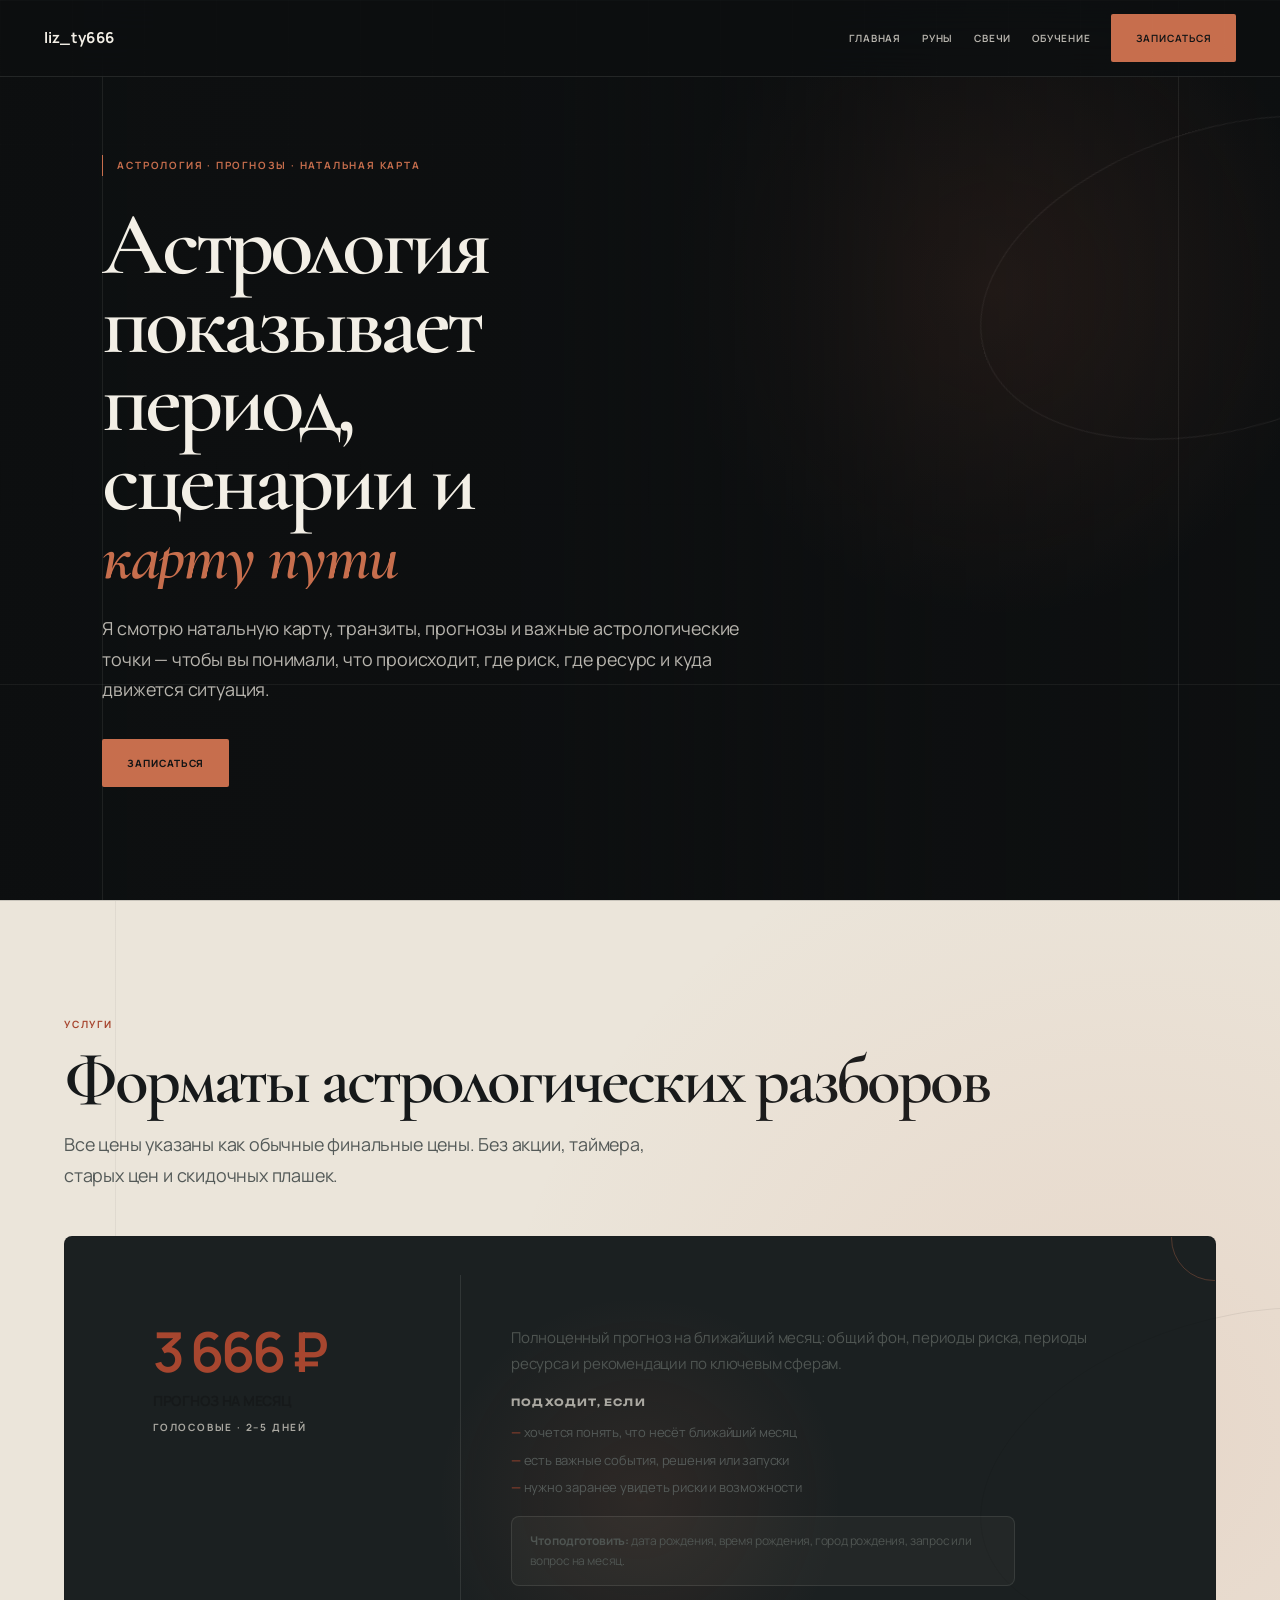
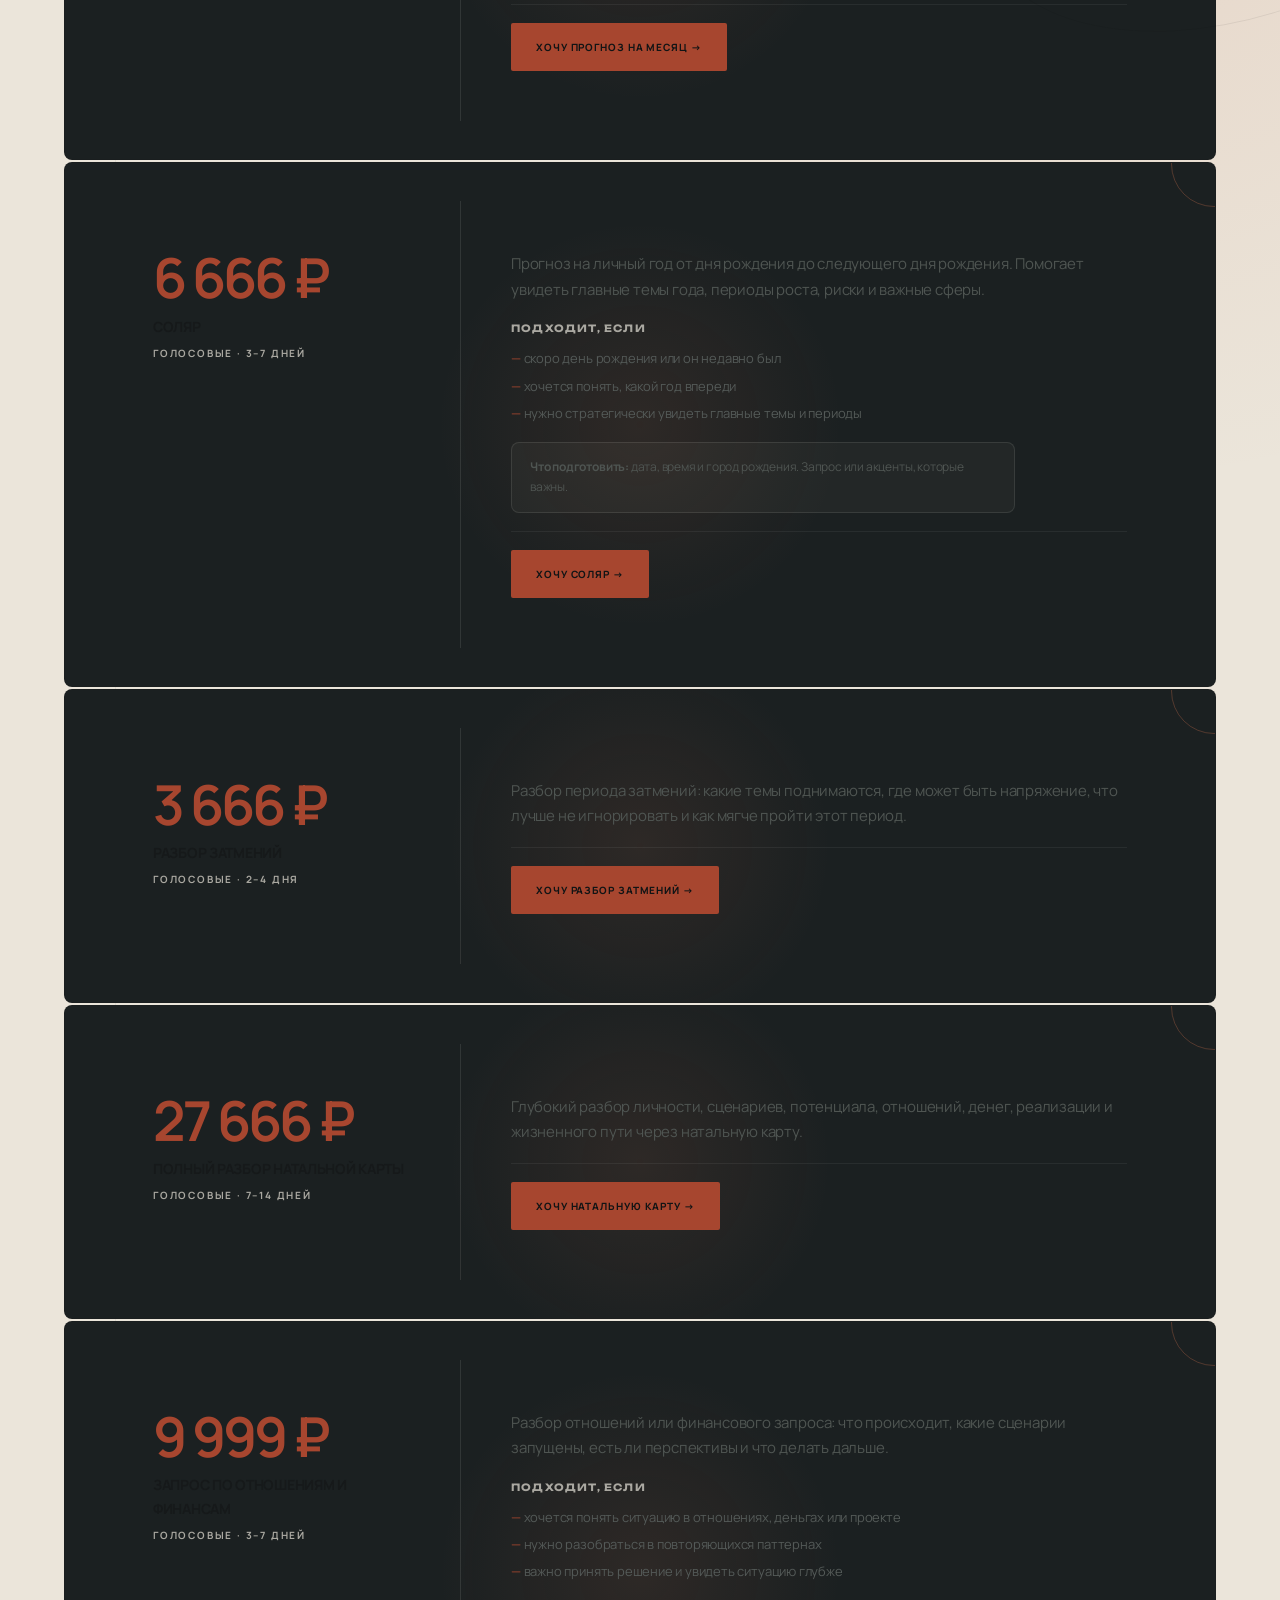
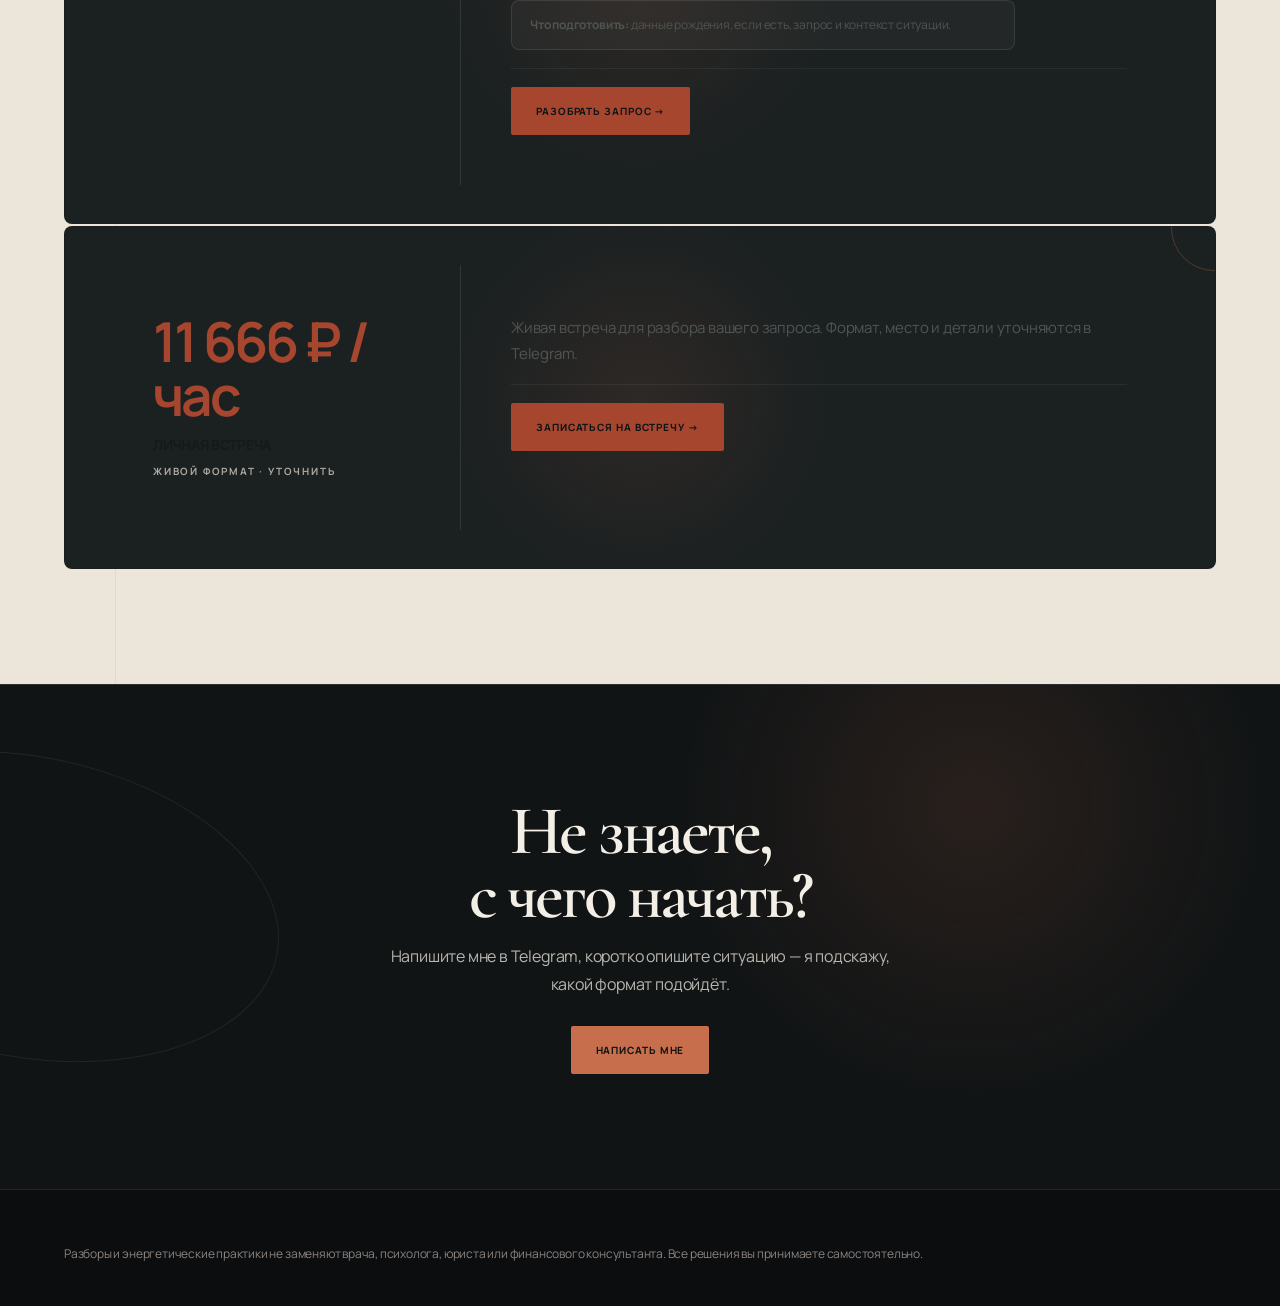
<file: astrology.html>
<!doctype html>
<html lang="ru">
<head>
<meta charset="UTF-8">
<meta name="viewport" content="width=device-width,initial-scale=1">
<title>Астрология и прогнозы — liz_ty666</title>
<meta name="description" content="Прогноз на месяц 3 666 ₽, соляр 6 666 ₽, запрос по отношениям и финансам 9 999 ₽.">
<link rel="preconnect" href="https://fonts.googleapis.com">
<link rel="preconnect" href="https://fonts.gstatic.com" crossorigin>
<link href="https://fonts.googleapis.com/css2?family=Cormorant+Garamond:ital,wght@0,600;1,600&family=Unbounded:wght@400;700;900&family=Manrope:wght@400;600&display=swap" rel="stylesheet">
<style>
:root{--b:#050505;--g:#141414;--g2:#1a1a1a;--m:#F4F0E8;--t:#B7B1AA;--gold:#C9A45C;--v:#25112E}*{box-sizing:border-box;margin:0;padding:0}body{background:var(--b);color:var(--m);font-family:Manrope,Arial,sans-serif;line-height:1.65}body:before{content:'';position:fixed;inset:0;background:radial-gradient(ellipse 70% 80% at 80% 10%,rgba(37,17,46,.55),transparent 70%);z-index:-1}a{text-decoration:none;color:inherit}h1,h2,h3,.logo,.price,.btn{font-family:Unbounded,Arial,sans-serif}header{position:fixed;top:0;left:0;right:0;z-index:10;padding:18px 40px;display:flex;justify-content:space-between;align-items:center;background:linear-gradient(to bottom,rgba(5,5,5,.96),rgba(5,5,5,.1))}.logo{font-weight:900;font-size:18px}.nav{display:flex;gap:18px;align-items:center}.nav a{font-size:11px;text-transform:uppercase;color:var(--t);font-weight:700}.btn{display:inline-block;background:var(--gold);color:#050505;padding:12px 22px;font-size:11px;font-weight:900;text-transform:uppercase;letter-spacing:.06em}.hero{min-height:82vh;display:flex;align-items:center;padding:120px 40px 80px;background:radial-gradient(ellipse 60% 80% at 75% 40%,rgba(37,17,46,.55),transparent 70%)}.wrap{max-width:1100px;margin:auto}.tag{display:inline-block;border:1px solid rgba(201,164,92,.38);color:var(--gold);font-size:10px;font-weight:700;letter-spacing:.16em;text-transform:uppercase;padding:6px 16px;margin-bottom:28px}h1{font-size:clamp(34px,5.5vw,72px);line-height:1.04;text-transform:uppercase;letter-spacing:-.03em;margin-bottom:24px}h1 em{font-family:'Cormorant Garamond',serif;font-style:italic;color:var(--gold);font-weight:600;text-transform:none}.sub{color:var(--t);font-size:16px;max-width:560px;margin-bottom:34px}section{padding:82px 40px}.label{font-size:10px;font-weight:700;letter-spacing:.2em;text-transform:uppercase;color:var(--gold);margin-bottom:16px}.title{font-size:clamp(26px,4vw,52px);line-height:1.05;text-transform:uppercase;margin-bottom:16px}.lead{color:var(--t);max-width:650px;margin-bottom:46px}.list{display:flex;flex-direction:column;gap:2px}.card{display:grid;grid-template-columns:1fr 2fr;background:var(--g2);border-left:3px solid transparent}.card:hover{border-left-color:var(--gold);background:#1d1d1d}.left{padding:36px 30px;border-right:1px solid rgba(255,255,255,.06)}.right{padding:36px 34px}.price{font-size:30px;font-weight:900;color:var(--gold);margin-bottom:10px}.name{font-family:Unbounded,Arial,sans-serif;font-size:14px;font-weight:700;text-transform:uppercase}.format{font-size:11px;color:#8A8480;text-transform:uppercase;letter-spacing:.08em;margin-top:6px}.desc{color:var(--t);font-size:15px;margin-bottom:18px}.fits h4{font-family:Unbounded,Arial,sans-serif;font-size:10px;color:#8A8480;text-transform:uppercase;letter-spacing:.12em;margin-bottom:10px}.fits ul{list-style:none;display:flex;flex-direction:column;gap:5px}.fits li{color:var(--t);font-size:13px}.fits li:before{content:'— ';color:var(--gold)}.note{font-size:12px;color:#8A8480;background:#111;padding:14px 18px;margin:18px 0}.actions{border-top:1px solid rgba(255,255,255,.06);padding-top:18px}.final{background:#1d0d25;text-align:center;padding:90px 40px}.final p{color:var(--t);max-width:500px;margin:0 auto 28px}footer{background:#141414;padding:36px 40px;color:#8A8480;font-size:12px}@media(max-width:850px){header{padding:14px 20px}.nav a:not(.btn){display:none}.hero{padding:100px 20px 70px;min-height:auto}section{padding:58px 20px}.card{grid-template-columns:1fr}.left{border-right:0;border-bottom:1px solid rgba(255,255,255,.06)}.btn{width:100%;text-align:center}}
</style>
<link rel="stylesheet" href="editorial-redesign.css">
</head>
<body>
<header><a href="index.html" class="logo">liz_ty666</a><div class="nav"><a href="index.html">Главная</a><a href="runes.html">Руны</a><a href="candles.html">Свечи</a><a href="education.html">Обучение</a><a class="btn" href="https://t.me/liz_ty666">Записаться</a></div></header>
<main>
<section class="hero"><div class="wrap"><div class="tag">Астрология · Прогнозы · Натальная карта</div><h1>Астрология показывает период,<br>сценарии и <em>карту пути</em></h1><p class="sub">Я смотрю натальную карту, транзиты, прогнозы и важные астрологические точки — чтобы вы понимали, что происходит, где риск, где ресурс и куда движется ситуация.</p><a class="btn" href="https://t.me/liz_ty666">Записаться</a></div></section>
<section style="background:#141414"><div class="wrap"><div class="label">Услуги</div><h2 class="title">Форматы астрологических разборов</h2><p class="lead">Все цены указаны как обычные финальные цены. Без акции, таймера, старых цен и скидочных плашек.</p><div class="list">
<article class="card"><div class="left"><div class="price">3 666 ₽</div><div class="name">Прогноз на месяц</div><div class="format">Голосовые · 2–5 дней</div></div><div class="right"><p class="desc">Полноценный прогноз на ближайший месяц: общий фон, периоды риска, периоды ресурса и рекомендации по ключевым сферам.</p><div class="fits"><h4>Подходит, если</h4><ul><li>хочется понять, что несёт ближайший месяц</li><li>есть важные события, решения или запуски</li><li>нужно заранее увидеть риски и возможности</li></ul></div><p class="note"><b>Что подготовить:</b> дата рождения, время рождения, город рождения, запрос или вопрос на месяц.</p><div class="actions"><a class="btn" href="https://t.me/liz_ty666?text=Здравствуйте!%20Хочу%20прогноз%20на%20месяц.">Хочу прогноз на месяц →</a></div></div></article>
<article class="card"><div class="left"><div class="price">6 666 ₽</div><div class="name">Соляр</div><div class="format">Голосовые · 3–7 дней</div></div><div class="right"><p class="desc">Прогноз на личный год от дня рождения до следующего дня рождения. Помогает увидеть главные темы года, периоды роста, риски и важные сферы.</p><div class="fits"><h4>Подходит, если</h4><ul><li>скоро день рождения или он недавно был</li><li>хочется понять, какой год впереди</li><li>нужно стратегически увидеть главные темы и периоды</li></ul></div><p class="note"><b>Что подготовить:</b> дата, время и город рождения. Запрос или акценты, которые важны.</p><div class="actions"><a class="btn" href="https://t.me/liz_ty666?text=Здравствуйте!%20Хочу%20соляр.">Хочу соляр →</a></div></div></article>
<article class="card"><div class="left"><div class="price">3 666 ₽</div><div class="name">Разбор затмений</div><div class="format">Голосовые · 2–4 дня</div></div><div class="right"><p class="desc">Разбор периода затмений: какие темы поднимаются, где может быть напряжение, что лучше не игнорировать и как мягче пройти этот период.</p><div class="actions"><a class="btn" href="https://t.me/liz_ty666?text=Здравствуйте!%20Хочу%20разбор%20затмений.">Хочу разбор затмений →</a></div></div></article>
<article class="card"><div class="left"><div class="price">27 666 ₽</div><div class="name">Полный разбор натальной карты</div><div class="format">Голосовые · 7–14 дней</div></div><div class="right"><p class="desc">Глубокий разбор личности, сценариев, потенциала, отношений, денег, реализации и жизненного пути через натальную карту.</p><div class="actions"><a class="btn" href="https://t.me/liz_ty666?text=Здравствуйте!%20Хочу%20полный%20разбор%20натальной%20карты.">Хочу натальную карту →</a></div></div></article>
<article class="card"><div class="left"><div class="price">9 999 ₽</div><div class="name">Запрос по отношениям и финансам</div><div class="format">Голосовые · 3–7 дней</div></div><div class="right"><p class="desc">Разбор отношений или финансового запроса: что происходит, какие сценарии запущены, есть ли перспективы и что делать дальше.</p><div class="fits"><h4>Подходит, если</h4><ul><li>хочется понять ситуацию в отношениях, деньгах или проекте</li><li>нужно разобраться в повторяющихся паттернах</li><li>важно принять решение и увидеть ситуацию глубже</li></ul></div><p class="note"><b>Что подготовить:</b> данные рождения, если есть, запрос и контекст ситуации.</p><div class="actions"><a class="btn" href="https://t.me/liz_ty666?text=Здравствуйте!%20Хочу%20разбор%20по%20отношениям%20или%20финансам.">Разобрать запрос →</a></div></div></article>
<article class="card"><div class="left"><div class="price">11 666 ₽ / час</div><div class="name">Личная встреча</div><div class="format">Живой формат · уточнить</div></div><div class="right"><p class="desc">Живая встреча для разбора вашего запроса. Формат, место и детали уточняются в Telegram.</p><div class="actions"><a class="btn" href="https://t.me/liz_ty666?text=Здравствуйте!%20Хочу%20записаться%20на%20личную%20встречу.">Записаться на встречу →</a></div></div></article>
</div></div></section>
<section class="final"><div class="wrap"><h2 class="title">Не знаете,<br>с чего начать?</h2><p>Напишите мне в Telegram, коротко опишите ситуацию — я подскажу, какой формат подойдёт.</p><a class="btn" href="https://t.me/liz_ty666">Написать мне</a></div></section>
</main>
<footer>Разборы и энергетические практики не заменяют врача, психолога, юриста или финансового консультанта. Все решения вы принимаете самостоятельно.</footer>
<script src="app.js" defer></script>
</body>
</html>
</file>
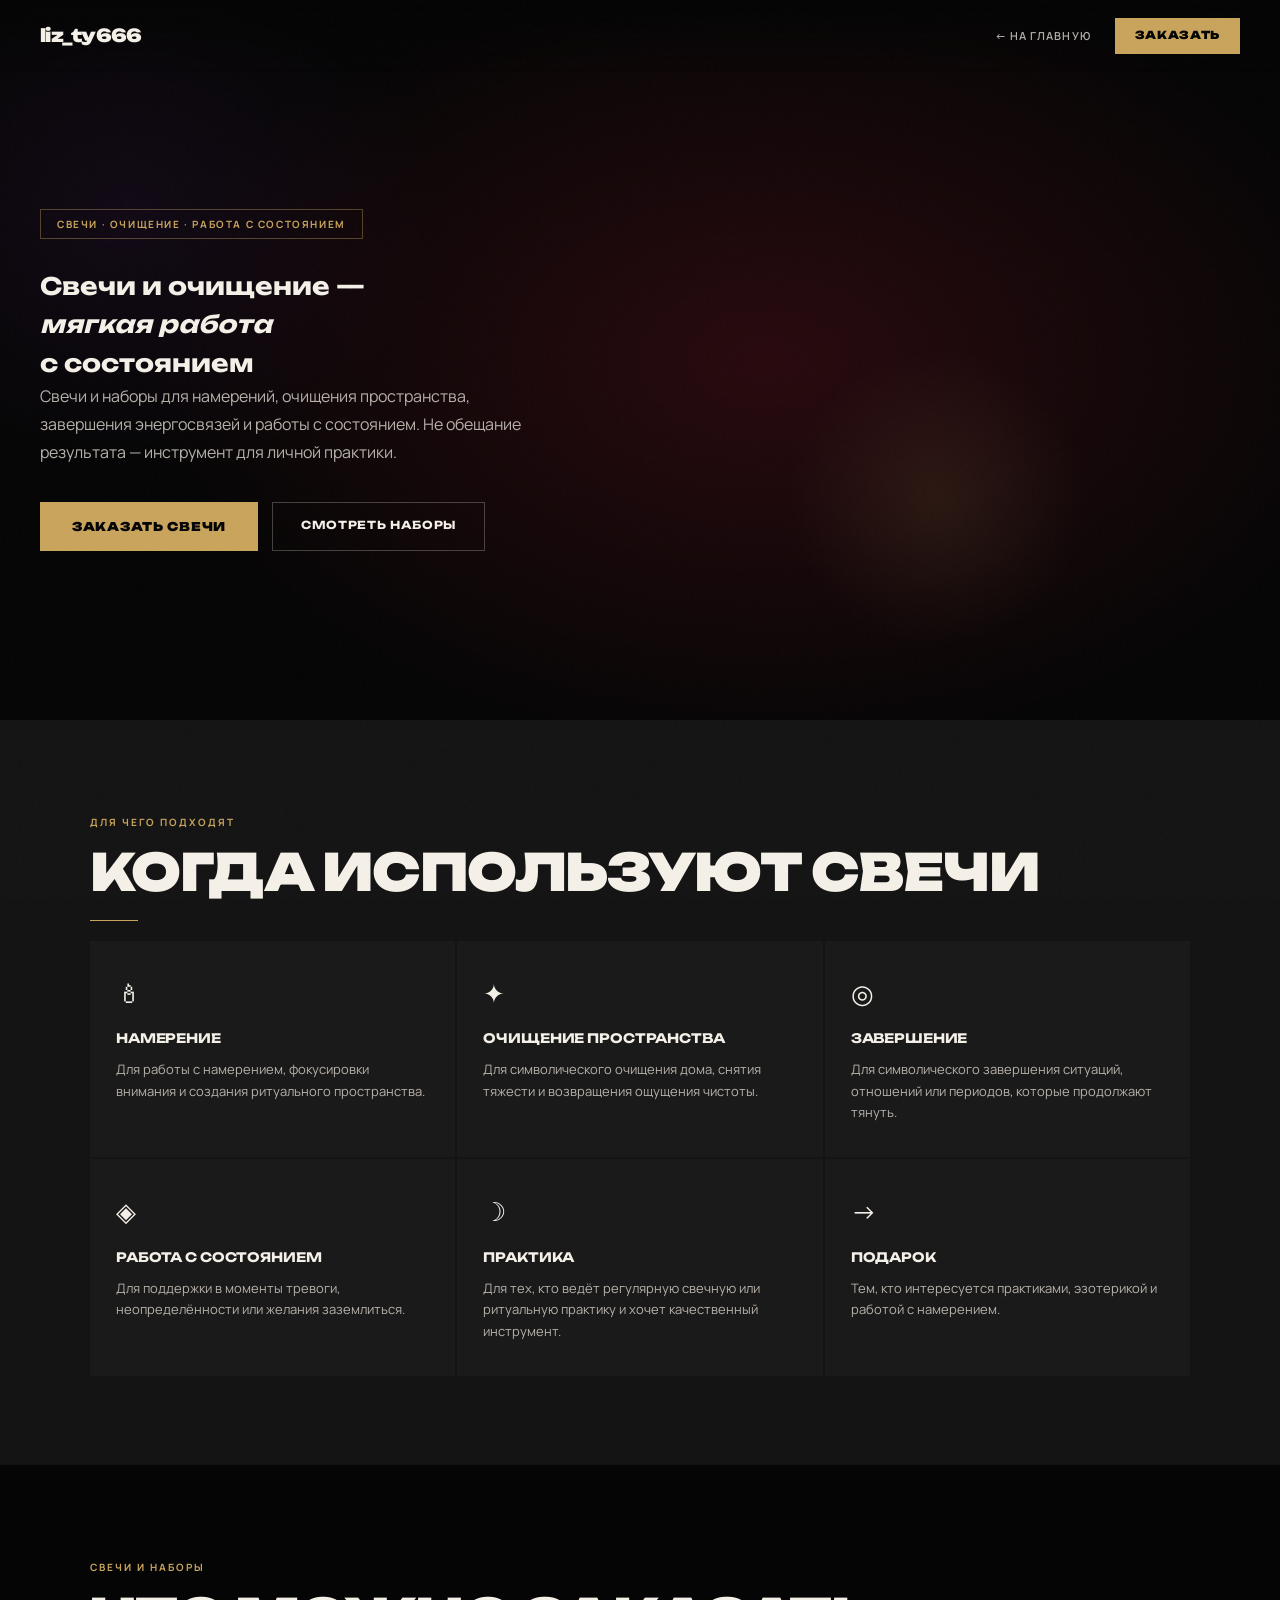
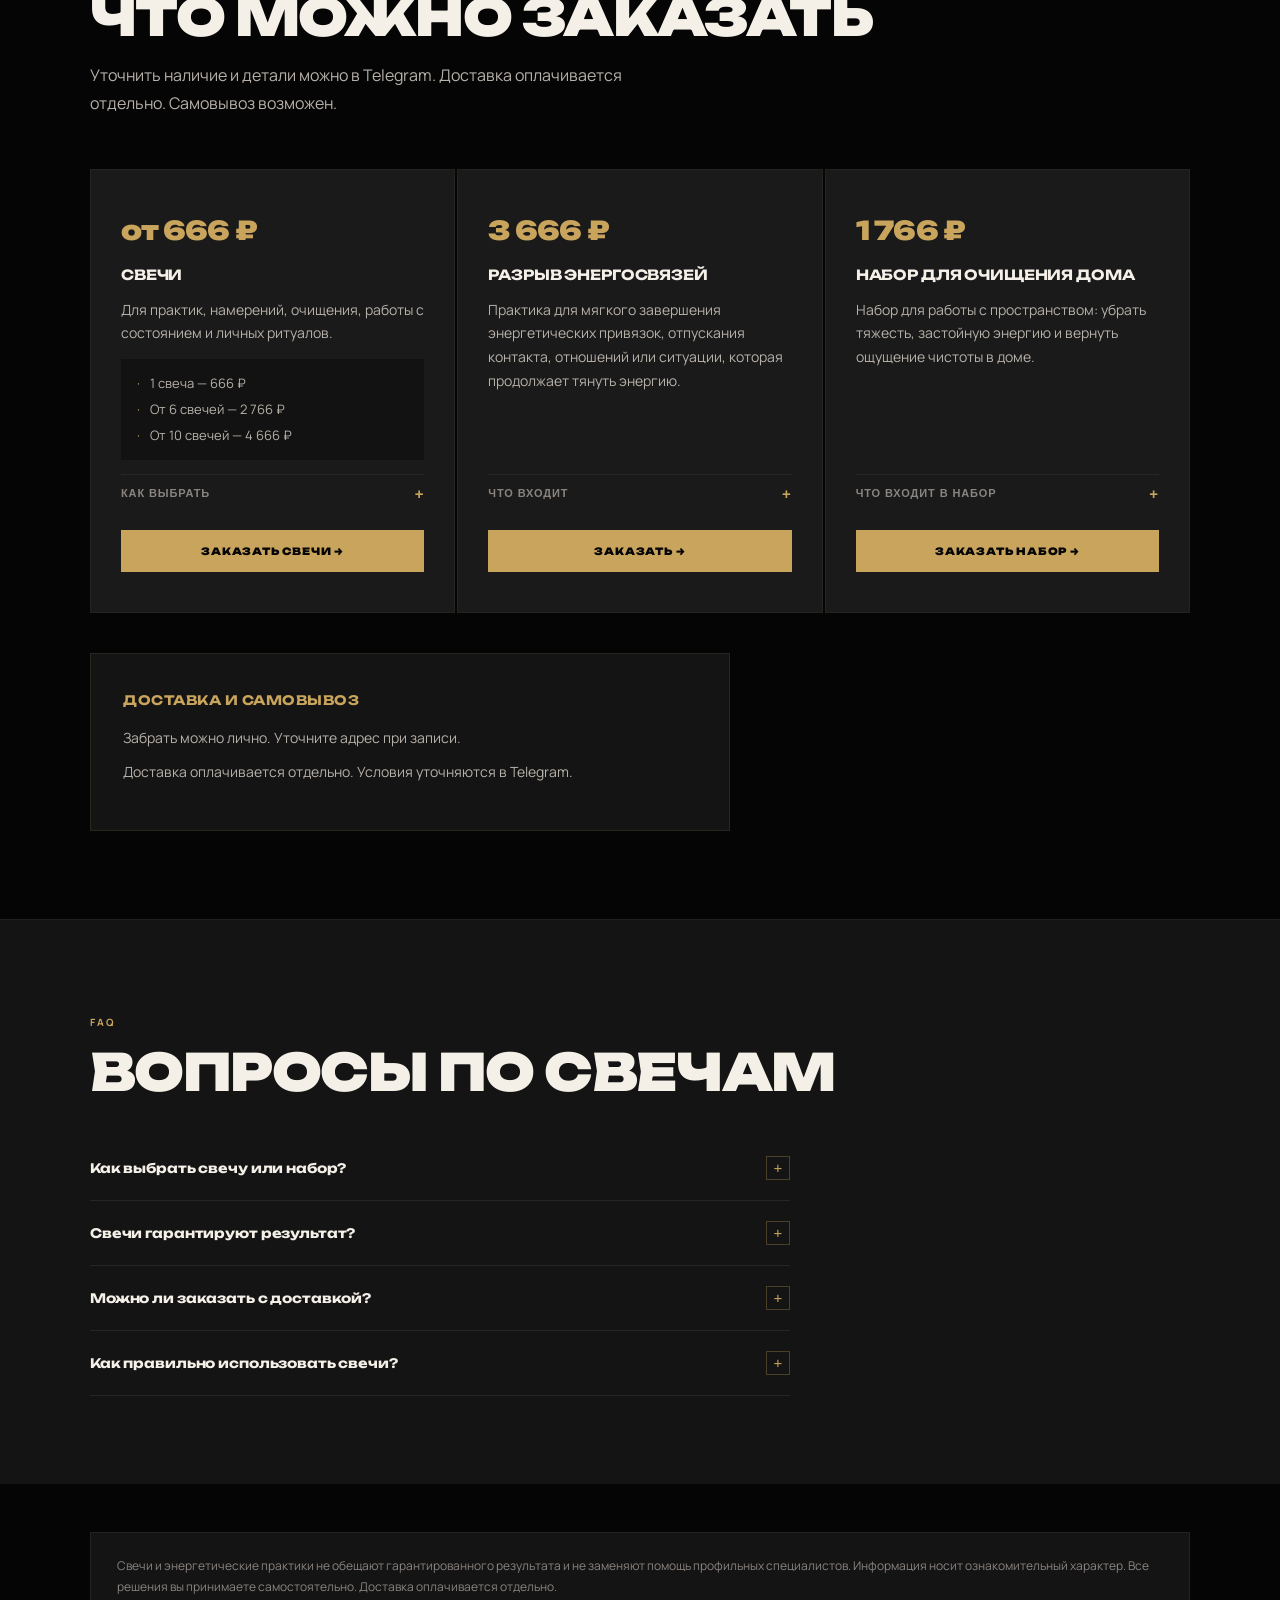
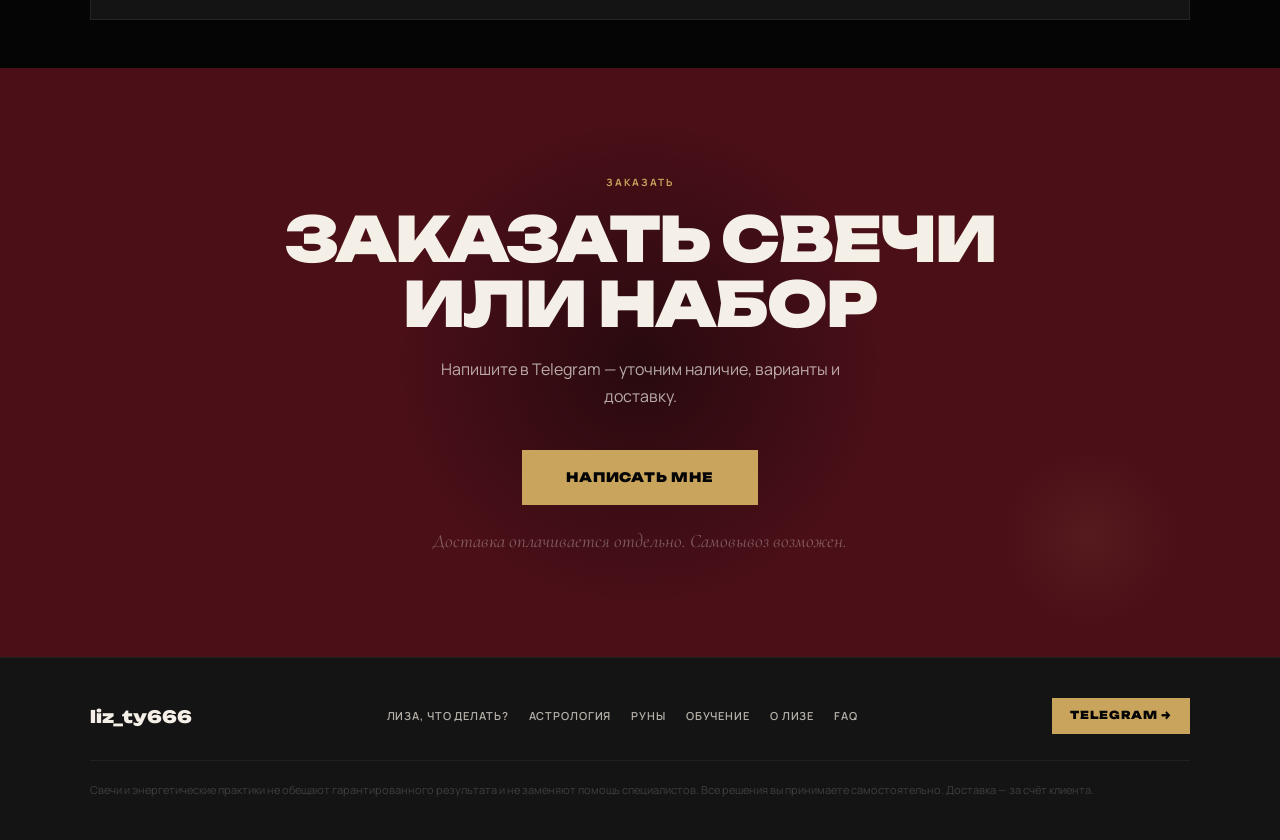
<file: candles.html>
<!DOCTYPE html>
<html lang="ru">
<head>
<meta charset="UTF-8">
<meta name="viewport" content="width=device-width, initial-scale=1.0">
<title>Свечи и очищение liz_ty666 — свечи, разрыв энергосвязей, очищение дома</title>
<meta name="description" content="Свечи liz_ty666: 1 свеча 666 ₽, набор от 6 свечей 2 766 ₽, разрыв энергосвязей 3 666 ₽, набор для очищения дома 1 766 ₽. Запись в Telegram.">
<meta property="og:title" content="Свечи и очищение — liz_ty666">
<meta property="og:description" content="Свечи, разрыв энергосвязей и набор для очищения дома. Запись в Telegram @liz_ty666">
<meta property="og:type" content="website">
<link rel="preconnect" href="https://fonts.googleapis.com">
<link rel="preconnect" href="https://fonts.gstatic.com" crossorigin>
<link href="https://fonts.googleapis.com/css2?family=Cormorant+Garamond:ital,wght@0,400;0,600;0,700;1,400;1,600&family=Unbounded:wght@400;700;900&family=Manrope:wght@300;400;500;600&display=swap" rel="stylesheet">
<style>
:root{--black:#050505;--graphite:#141414;--graphite2:#1a1a1a;--milk:#F4F0E8;--grey:#B7B1AA;--grey2:#8A8480;--gold:#C9A45C;--gold-light:#DDB96E;--bordeaux:#4B0F18;--violet2:#1d0d25}*,*::before,*::after{margin:0;padding:0;box-sizing:border-box}html{scroll-behavior:smooth}body{background:var(--black);color:var(--milk);font-family:'Manrope',sans-serif;font-size:16px;line-height:1.6;overflow-x:hidden}body::before{content:'';position:fixed;inset:0;background-image:url("data:image/svg+xml,%3Csvg viewBox='0 0 256 256' xmlns='http://www.w3.org/2000/svg'%3E%3Cfilter id='n'%3E%3CfeTurbulence type='fractalNoise' baseFrequency='0.9' numOctaves='4' stitchTiles='stitch'/%3E%3C/filter%3E%3Crect width='100%25' height='100%25' filter='url(%23n)' opacity='0.04'/%3E%3C/svg%3E");pointer-events:none;z-index:9999;opacity:.4}@media(prefers-reduced-motion:reduce){*,*::before,*::after{animation-duration:.01ms!important;transition-duration:.01ms!important}html{scroll-behavior:auto}}:focus-visible{outline:2px solid var(--gold);outline-offset:3px}h1,h2,h3{font-family:'Unbounded',sans-serif}header{position:fixed;top:0;left:0;right:0;z-index:1000;padding:18px 40px;display:flex;align-items:center;justify-content:space-between;background:linear-gradient(to bottom,rgba(5,5,5,.96) 0%,transparent 100%);backdrop-filter:blur(2px)}.logo{font-family:'Unbounded',sans-serif;font-size:18px;font-weight:900;color:var(--milk);letter-spacing:-.04em;text-decoration:none}.header-right{display:flex;align-items:center;gap:24px}.back-link{font-size:11px;font-weight:600;letter-spacing:.1em;text-transform:uppercase;color:var(--grey);text-decoration:none;transition:color .25s}.back-link:hover{color:var(--milk)}.header-cta{background:var(--gold);color:var(--black);padding:9px 20px;font-family:'Unbounded',sans-serif;font-size:11px;font-weight:900;letter-spacing:.06em;text-transform:uppercase;text-decoration:none;transition:background .25s}.header-cta:hover{background:var(--gold-light)}.burger{display:none;flex-direction:column;gap:5px;cursor:pointer;padding:6px;background:none;border:none}.burger span{display:block;width:22px;height:2px;background:var(--milk)}.mob-nav{display:none;position:fixed;inset:0;background:rgba(5,5,5,.98);z-index:999;flex-direction:column;align-items:center;justify-content:center;gap:26px}.mob-nav.open{display:flex}.mob-nav a{font-family:'Unbounded',sans-serif;font-size:18px;font-weight:700;color:var(--milk);text-decoration:none}.mob-nav a:hover{color:var(--gold)}.mob-close{position:absolute;top:22px;right:24px;font-size:24px;color:var(--grey);cursor:pointer;background:none;border:none}.fixed-mob{display:none;position:fixed;bottom:0;left:0;right:0;z-index:998;padding-bottom:env(safe-area-inset-bottom)}.fixed-mob a{display:block;background:var(--gold);color:var(--black);text-align:center;padding:15px;font-family:'Unbounded',sans-serif;font-size:13px;font-weight:900;letter-spacing:.04em;text-transform:uppercase;text-decoration:none}.btn-primary{display:inline-block;background:var(--gold);color:var(--black);padding:15px 32px;font-family:'Unbounded',sans-serif;font-size:12px;font-weight:900;letter-spacing:.06em;text-transform:uppercase;text-decoration:none;transition:background .25s}.btn-primary:hover{background:var(--gold-light)}.btn-secondary{display:inline-block;border:1px solid rgba(244,240,232,.25);color:var(--milk);padding:14px 28px;font-family:'Unbounded',sans-serif;font-size:11px;font-weight:700;letter-spacing:.06em;text-transform:uppercase;text-decoration:none;transition:border-color .25s,color .25s}.btn-secondary:hover{border-color:var(--gold);color:var(--gold)}.fi{opacity:0;transform:translateY(20px);transition:opacity .6s ease,transform .6s ease}.fi.vis{opacity:1;transform:translateY(0)}.fi-d1{transition-delay:.1s}.fi-d2{transition-delay:.2s}section{padding:88px 40px}.container{max-width:1100px;margin:0 auto}.section-label{display:inline-block;font-size:10px;font-weight:700;letter-spacing:.2em;text-transform:uppercase;color:var(--gold);margin-bottom:16px}.section-title{font-size:clamp(26px,4vw,52px);font-weight:900;line-height:1.05;letter-spacing:-.03em;text-transform:uppercase;margin-bottom:16px}.section-sub{font-size:16px;color:var(--grey);max-width:540px;line-height:1.75;margin-bottom:52px}.gold-line{width:48px;height:1px;background:var(--gold);opacity:.4;margin:20px 0}#hero{min-height:80vh;display:flex;align-items:center;position:relative;overflow:hidden;padding:120px 40px 80px}.hero-bg{position:absolute;inset:0;background:radial-gradient(ellipse 70% 80% at 60% 50%,rgba(75,15,24,.5) 0%,transparent 70%),radial-gradient(ellipse 40% 60% at 10% 30%,rgba(37,17,46,.4) 0%,transparent 60%),var(--black)}.glow-candle{position:absolute;right:15%;bottom:10%;width:300px;height:300px;border-radius:50%;background:radial-gradient(circle,rgba(201,164,92,.1) 0%,transparent 70%);animation:glowPulse 4s ease-in-out infinite;pointer-events:none}@keyframes glowPulse{0%,100%{transform:scale(1);opacity:.6}50%{transform:scale(1.18);opacity:1}}.hero-content{position:relative;z-index:2;max-width:640px}.hero-tag{display:inline-block;border:1px solid rgba(201,164,92,.38);color:var(--gold);font-size:10px;font-weight:700;letter-spacing:.16em;text-transform:uppercase;padding:6px 16px;margin-bottom:28px}.hero h1{font-size:clamp(34px,5.5vw,72px);font-weight:900;line-height:1.04;letter-spacing:-.03em;text-transform:uppercase;margin-bottom:24px}.hero h1 em{font-style:italic;font-family:'Cormorant Garamond',serif;font-size:1.15em;color:var(--gold);font-weight:600;text-transform:none;letter-spacing:0}.hero-sub{font-size:16px;line-height:1.75;color:var(--grey);max-width:500px;margin-bottom:36px}.hero-btns{display:flex;gap:14px;flex-wrap:wrap}.for-grid{display:grid;grid-template-columns:repeat(3,1fr);gap:2px}.for-card{background:var(--graphite2);padding:32px 26px;border-bottom:2px solid transparent;transition:all .3s}.for-card:hover{border-bottom-color:var(--gold);background:#1e1e1e}.for-icon{font-size:26px;margin-bottom:14px}.for-card h3{font-family:'Unbounded',sans-serif;font-size:13px;font-weight:700;color:var(--milk);margin-bottom:10px;text-transform:uppercase;letter-spacing:-.01em}.for-card p{font-size:13px;color:var(--grey);line-height:1.65}.products-grid{display:grid;grid-template-columns:repeat(3,1fr);gap:2px;margin-bottom:2px}.prod-card{background:var(--graphite2);padding:40px 30px;display:flex;flex-direction:column;gap:14px;border:1px solid rgba(201,164,92,.07);transition:all .35s}.prod-card:hover{background:#1d1d1d;border-color:rgba(201,164,92,.2)}.prod-price{font-family:'Unbounded',sans-serif;font-size:26px;font-weight:900;color:var(--gold);letter-spacing:-.03em}.prod-name{font-family:'Unbounded',sans-serif;font-size:14px;font-weight:700;color:var(--milk);text-transform:uppercase;letter-spacing:-.01em;line-height:1.3}.prod-desc{font-size:14px;color:var(--grey);line-height:1.7;flex:1}.price-breakdown{list-style:none;display:flex;flex-direction:column;gap:5px;background:rgba(5,5,5,.4);padding:14px 16px}.price-breakdown li{font-size:13px;color:var(--grey);display:flex;gap:10px}.price-breakdown li::before{content:'·';color:var(--gold);flex-shrink:0}.prod-cta{display:inline-block;background:var(--gold);color:var(--black);padding:13px 22px;font-family:'Unbounded',sans-serif;font-size:10px;font-weight:900;letter-spacing:.08em;text-transform:uppercase;text-decoration:none;transition:background .25s;text-align:center}.prod-cta:hover{background:var(--gold-light)}.expand-toggle{display:flex;align-items:center;justify-content:space-between;background:none;border:none;border-top:1px solid rgba(255,255,255,.06);padding:10px 0 0;width:100%;cursor:pointer;color:var(--grey2);font-size:11px;font-weight:700;letter-spacing:.08em;text-transform:uppercase;transition:color .25s}.expand-toggle:hover{color:var(--gold)}.expand-toggle[aria-expanded="true"] .expand-icon{transform:rotate(45deg)}.expand-icon{font-size:15px;color:var(--gold);transition:transform .3s;pointer-events:none}.expand-body{overflow:hidden;max-height:0;transition:max-height .4s ease}.expand-body.open{max-height:500px}.expand-list{list-style:none;padding:12px 0 4px;display:flex;flex-direction:column;gap:5px}.expand-list li{font-size:13px;color:rgba(183,177,170,.65);display:flex;gap:8px}.expand-list li::before{content:'·';color:var(--gold);flex-shrink:0}.delivery-block{background:var(--graphite);border:1px solid rgba(201,164,92,.12);padding:36px 32px;max-width:640px}.delivery-block h3{font-family:'Unbounded',sans-serif;font-size:13px;font-weight:700;text-transform:uppercase;letter-spacing:.04em;color:var(--gold);margin-bottom:16px}.delivery-block p{font-size:14px;color:var(--grey);line-height:1.7;margin-bottom:10px}.faq-item{border-bottom:1px solid rgba(255,255,255,.07)}.faq-q{padding:20px 0;display:flex;justify-content:space-between;align-items:center;gap:16px;width:100%;background:none;border:none;text-align:left;cursor:pointer}.faq-q h3{font-family:'Unbounded',sans-serif;font-size:13px;font-weight:700;color:var(--milk);letter-spacing:-.01em;line-height:1.4;flex:1}.faq-toggle{width:24px;height:24px;border:1px solid rgba(201,164,92,.3);display:flex;align-items:center;justify-content:center;flex-shrink:0;color:var(--gold);font-size:15px;transition:all .3s;pointer-events:none}.faq-item.open .faq-toggle{background:var(--gold);color:var(--black);transform:rotate(45deg)}.faq-a{max-height:0;overflow:hidden;transition:max-height .4s ease,padding .3s}.faq-item.open .faq-a{max-height:300px;padding-bottom:20px}.faq-a p{font-size:14px;color:var(--grey);line-height:1.75}.disclaimer{border:1px solid rgba(183,177,170,.1);padding:22px 26px;background:var(--graphite)}.disclaimer p{font-size:12px;color:var(--grey2);line-height:1.75}#final-cta{background:var(--bordeaux);text-align:center;padding:100px 40px;position:relative;overflow:hidden}#final-cta::before{content:'';position:absolute;top:50%;left:50%;transform:translate(-50%,-50%);width:500px;height:500px;border-radius:50%;background:radial-gradient(circle,rgba(5,5,5,.5) 0%,transparent 70%);pointer-events:none}#final-cta::after{content:'';position:absolute;bottom:30px;right:100px;width:180px;height:180px;border-radius:50%;background:radial-gradient(circle,rgba(201,164,92,.08) 0%,transparent 70%);pointer-events:none;animation:glowPulse 4s ease-in-out infinite}.final-inner{position:relative;z-index:2}.final-inner .section-title{font-size:clamp(30px,5vw,62px);margin-bottom:20px}.final-inner p{font-size:16px;color:rgba(244,240,232,.7);margin-bottom:40px;line-height:1.7;max-width:440px;margin-left:auto;margin-right:auto}.final-hint{margin-top:20px!important;margin-bottom:0!important;font-family:'Cormorant Garamond',serif;font-size:19px!important;font-style:italic;color:rgba(244,240,232,.35)!important}footer{background:var(--graphite);border-top:1px solid rgba(244,240,232,.05);padding:40px}.footer-inner{max-width:1100px;margin:0 auto 26px;display:flex;align-items:center;justify-content:space-between;flex-wrap:wrap;gap:20px}.footer-logo{font-family:'Unbounded',sans-serif;font-size:17px;font-weight:900;color:var(--milk);text-decoration:none}.footer-links{display:flex;gap:20px;flex-wrap:wrap}.footer-links a{font-size:11px;font-weight:600;letter-spacing:.08em;text-transform:uppercase;color:var(--grey);text-decoration:none;transition:color .25s}.footer-links a:hover{color:var(--milk)}.footer-tg{display:inline-block;background:var(--gold);color:var(--black);padding:9px 18px;font-family:'Unbounded',sans-serif;font-size:11px;font-weight:900;letter-spacing:.06em;text-transform:uppercase;text-decoration:none}.footer-bottom{max-width:1100px;margin:0 auto;border-top:1px solid rgba(244,240,232,.05);padding-top:20px}.footer-disclaimer{font-size:11px;color:rgba(183,177,170,.28);line-height:1.7}@media(max-width:768px){header{padding:14px 20px}.header-right{gap:14px}.back-link{display:none}.burger{display:flex}.header-cta{display:none}.fixed-mob{display:block}section{padding:64px 20px}#hero{padding:100px 20px 80px;min-height:auto}footer{padding:40px 20px 90px}.hero-btns{flex-direction:column}.btn-primary,.btn-secondary{width:100%;text-align:center}.for-grid{grid-template-columns:1fr}.products-grid{grid-template-columns:1fr}.footer-inner{flex-direction:column;align-items:flex-start}}
</style>
</head>
<body>
<header><a href="index.html" class="logo">liz_ty666</a><div class="header-right"><a href="index.html" class="back-link">← На главную</a><a href="https://t.me/liz_ty666?text=Здравствуйте!%20Хочу%20заказать%20свечи.%20Подскажите,%20какие%20есть%20варианты?" target="_blank" rel="noopener noreferrer" class="header-cta">Заказать</a><button class="burger" aria-label="Открыть меню" aria-expanded="false" aria-controls="mobNav" onclick="openMob(this)"><span></span><span></span><span></span></button></div></header>
<div class="mob-nav" id="mobNav"><button class="mob-close" aria-label="Закрыть" onclick="closeMob()">✕</button><a href="index.html" onclick="closeMob()">Главная</a><a href="liza-chto-delat.html" onclick="closeMob()">Лиза, что делать?</a><a href="astrology.html" onclick="closeMob()">Астрология</a><a href="runes.html" onclick="closeMob()">Руны</a><a href="education.html" onclick="closeMob()">Обучение</a><a href="about.html" onclick="closeMob()">О Лизе</a><a href="faq.html" onclick="closeMob()">FAQ</a><a href="https://t.me/liz_ty666" target="_blank" rel="noopener noreferrer" onclick="closeMob()">Telegram →</a></div>
<div class="fixed-mob"><a href="https://t.me/liz_ty666?text=Здравствуйте!%20Хочу%20заказать%20свечи.%20Подскажите,%20какие%20есть%20варианты?" target="_blank" rel="noopener noreferrer">Заказать →</a></div>
<section id="hero"><div class="hero-bg" aria-hidden="true"></div><div class="glow-candle" aria-hidden="true"></div><div class="hero-content fi"><div class="hero-tag">Свечи · Очищение · Работа с состоянием</div><h1>Свечи и очищение —<br><em>мягкая работа</em><br>с состоянием</h1><p class="hero-sub">Свечи и наборы для намерений, очищения пространства, завершения энергосвязей и работы с состоянием. Не обещание результата — инструмент для личной практики.</p><div class="hero-btns"><a href="https://t.me/liz_ty666?text=Здравствуйте!%20Хочу%20заказать%20свечи.%20Подскажите,%20какие%20есть%20варианты?" target="_blank" rel="noopener noreferrer" class="btn-primary">Заказать свечи</a><a href="#products" class="btn-secondary">Смотреть наборы</a></div></div></section>
<section style="background:var(--graphite);"><div class="container"><div class="section-label">Для чего подходят</div><h2 class="section-title fi">Когда используют свечи</h2><div class="gold-line fi fi-d1"></div><div class="for-grid fi fi-d2"><div class="for-card"><div class="for-icon" aria-hidden="true">🕯</div><h3>Намерение</h3><p>Для работы с намерением, фокусировки внимания и создания ритуального пространства.</p></div><div class="for-card"><div class="for-icon" aria-hidden="true">✦</div><h3>Очищение пространства</h3><p>Для символического очищения дома, снятия тяжести и возвращения ощущения чистоты.</p></div><div class="for-card"><div class="for-icon" aria-hidden="true">◎</div><h3>Завершение</h3><p>Для символического завершения ситуаций, отношений или периодов, которые продолжают тянуть.</p></div><div class="for-card"><div class="for-icon" aria-hidden="true">◈</div><h3>Работа с состоянием</h3><p>Для поддержки в моменты тревоги, неопределённости или желания заземлиться.</p></div><div class="for-card"><div class="for-icon" aria-hidden="true">☽</div><h3>Практика</h3><p>Для тех, кто ведёт регулярную свечную или ритуальную практику и хочет качественный инструмент.</p></div><div class="for-card"><div class="for-icon" aria-hidden="true">→</div><h3>Подарок</h3><p>Тем, кто интересуется практиками, эзотерикой и работой с намерением.</p></div></div></div></section>
<section id="products" style="background:var(--black);border-top:1px solid rgba(244,240,232,.05);"><div class="container"><div class="section-label">Свечи и наборы</div><h2 class="section-title fi">Что можно заказать</h2><p class="section-sub fi fi-d1">Уточнить наличие и детали можно в Telegram. Доставка оплачивается отдельно. Самовывоз возможен.</p><div class="products-grid fi fi-d2"><div class="prod-card"><div class="prod-price">от 666 ₽</div><div class="prod-name">Свечи</div><p class="prod-desc">Для практик, намерений, очищения, работы с состоянием и личных ритуалов.</p><ul class="price-breakdown"><li>1 свеча — 666 ₽</li><li>От 6 свечей — 2 766 ₽</li><li>От 10 свечей — 4 666 ₽</li></ul><button class="expand-toggle" aria-expanded="false" onclick="toggleExpand(this)">Как выбрать <span class="expand-icon" aria-hidden="true">+</span></button><div class="expand-body" role="region"><ul class="expand-list"><li>Цвет свечи подбирается под запрос или практику</li><li>Для намерений — обычно одна-две свечи</li><li>Для регулярной практики удобнее набор от 6</li><li>Если не знаете, что выбрать — напишите запрос, я подскажу</li></ul></div><a href="https://t.me/liz_ty666?text=Здравствуйте!%20Хочу%20заказать%20свечи.%20Подскажите,%20какие%20есть%20варианты?" target="_blank" rel="noopener noreferrer" class="prod-cta">Заказать свечи →</a></div><div class="prod-card"><div class="prod-price">3 666 ₽</div><div class="prod-name">Разрыв энергосвязей</div><p class="prod-desc">Практика для мягкого завершения энергетических привязок, отпускания контакта, отношений или ситуации, которая продолжает тянуть энергию.</p><button class="expand-toggle" aria-expanded="false" onclick="toggleExpand(this)">Что входит <span class="expand-icon" aria-hidden="true">+</span></button><div class="expand-body" role="region"><ul class="expand-list"><li>Работа через свечи с вашим запросом на завершение</li><li>Детали и формат уточняются в Telegram</li><li>Подходит для завершения отношений, привязанностей, ситуаций, которые «не отпускают»</li></ul></div><a href="https://t.me/liz_ty666?text=Здравствуйте!%20Хочу%20заказать%20разрыв%20энергосвязей.%20Мой%20запрос:" target="_blank" rel="noopener noreferrer" class="prod-cta">Заказать →</a></div><div class="prod-card"><div class="prod-price">1 766 ₽</div><div class="prod-name">Набор для очищения дома</div><p class="prod-desc">Набор для работы с пространством: убрать тяжесть, застойную энергию и вернуть ощущение чистоты в доме.</p><button class="expand-toggle" aria-expanded="false" onclick="toggleExpand(this)">Что входит в набор <span class="expand-icon" aria-hidden="true">+</span></button><div class="expand-body" role="region"><ul class="expand-list"><li>Состав набора уточняется в Telegram — зависит от наличия</li><li>В наборе — свечи и дополнительные компоненты для практики</li><li>К набору прилагаются рекомендации по использованию</li></ul></div><a href="https://t.me/liz_ty666?text=Здравствуйте!%20Хочу%20набор%20для%20очищения%20дома.%20Подскажите,%20как%20оформить?" target="_blank" rel="noopener noreferrer" class="prod-cta">Заказать набор →</a></div></div><div class="delivery-block fi fi-d2" style="margin-top:40px;"><h3>Доставка и самовывоз</h3><p>Забрать можно лично. Уточните адрес при записи.</p><p>Доставка оплачивается отдельно. Условия уточняются в Telegram.</p></div></div></section>
<section style="background:var(--graphite);border-top:1px solid rgba(244,240,232,.05);"><div class="container"><div class="section-label">FAQ</div><h2 class="section-title fi" style="margin-bottom:36px;">Вопросы по свечам</h2><div class="fi fi-d1" style="max-width:700px;"><div class="faq-item"><button class="faq-q" aria-expanded="false" onclick="toggleFaq(this)"><h3>Как выбрать свечу или набор?</h3><div class="faq-toggle" aria-hidden="true">+</div></button><div class="faq-a"><p>Напишите в Telegram, для какой цели нужны свечи — я подскажу, что подойдёт.</p></div></div><div class="faq-item"><button class="faq-q" aria-expanded="false" onclick="toggleFaq(this)"><h3>Свечи гарантируют результат?</h3><div class="faq-toggle" aria-hidden="true">+</div></button><div class="faq-a"><p>Нет. Свечи и энергетические практики не обещают гарантированного результата. Это инструменты для работы с намерением, состоянием и пространством в рамках личной практики.</p></div></div><div class="faq-item"><button class="faq-q" aria-expanded="false" onclick="toggleFaq(this)"><h3>Можно ли заказать с доставкой?</h3><div class="faq-toggle" aria-hidden="true">+</div></button><div class="faq-a"><p>Да. Доставка оплачивается отдельно. Уточните условия и стоимость в Telegram.</p></div></div><div class="faq-item"><button class="faq-q" aria-expanded="false" onclick="toggleFaq(this)"><h3>Как правильно использовать свечи?</h3><div class="faq-toggle" aria-hidden="true">+</div></button><div class="faq-a"><p>К набору прилагаются рекомендации. Если хотите узнать больше о работе со свечами — приходите на обучение по свечной магии.</p></div></div></div></div></section>
<section style="background:var(--black);padding:48px 40px;"><div class="container"><div class="disclaimer fi"><p>Свечи и энергетические практики не обещают гарантированного результата и не заменяют помощь профильных специалистов. Информация носит ознакомительный характер. Все решения вы принимаете самостоятельно. Доставка оплачивается отдельно.</p></div></div></section>
<section id="final-cta"><div class="final-inner fi"><div class="section-label">Заказать</div><h2 class="section-title">Заказать свечи<br>или набор</h2><p>Напишите в Telegram — уточним наличие, варианты и доставку.</p><a href="https://t.me/liz_ty666?text=Здравствуйте!%20Хочу%20заказать%20свечи.%20Подскажите,%20какие%20есть%20варианты?" target="_blank" rel="noopener noreferrer" class="btn-primary" style="font-size:13px;padding:17px 44px;">Написать мне</a><p class="final-hint">Доставка оплачивается отдельно. Самовывоз возможен.</p></div></section>
<footer><div class="footer-inner"><a href="index.html" class="footer-logo">liz_ty666</a><div class="footer-links"><a href="liza-chto-delat.html">Лиза, что делать?</a><a href="astrology.html">Астрология</a><a href="runes.html">Руны</a><a href="education.html">Обучение</a><a href="about.html">О Лизе</a><a href="faq.html">FAQ</a></div><a href="https://t.me/liz_ty666" target="_blank" rel="noopener noreferrer" class="footer-tg">Telegram →</a></div><div class="footer-bottom"><p class="footer-disclaimer">Свечи и энергетические практики не обещают гарантированного результата и не заменяют помощь специалистов. Все решения вы принимаете самостоятельно. Доставка — за счёт клиента.</p></div></footer>
<script>function openMob(btn){document.getElementById('mobNav').classList.add('open');btn.setAttribute('aria-expanded','true');document.addEventListener('keydown',handleEsc)}function closeMob(){document.getElementById('mobNav').classList.remove('open');var b=document.querySelector('.burger');if(b)b.setAttribute('aria-expanded','false');document.removeEventListener('keydown',handleEsc)}function handleEsc(e){if(e.key==='Escape')closeMob()}function toggleFaq(btn){var item=btn.closest('.faq-item');var isOpen=item.classList.contains('open');document.querySelectorAll('.faq-item').forEach(function(i){i.classList.remove('open');var b=i.querySelector('.faq-q');if(b)b.setAttribute('aria-expanded','false')});if(!isOpen){item.classList.add('open');btn.setAttribute('aria-expanded','true')}}function toggleExpand(btn){var body=btn.nextElementSibling;if(!body)return;var isOpen=body.classList.contains('open');body.classList.toggle('open',!isOpen);btn.setAttribute('aria-expanded',String(!isOpen))}var obs=new IntersectionObserver(function(e){e.forEach(function(i){if(i.isIntersecting){i.target.classList.add('vis');obs.unobserve(i.target)}})},{threshold:.08});document.querySelectorAll('.fi').forEach(function(el){obs.observe(el)});setTimeout(function(){var hc=document.querySelector('.hero-content');if(hc)hc.classList.add('vis')},80);</script>
</body>
</html>
</file>
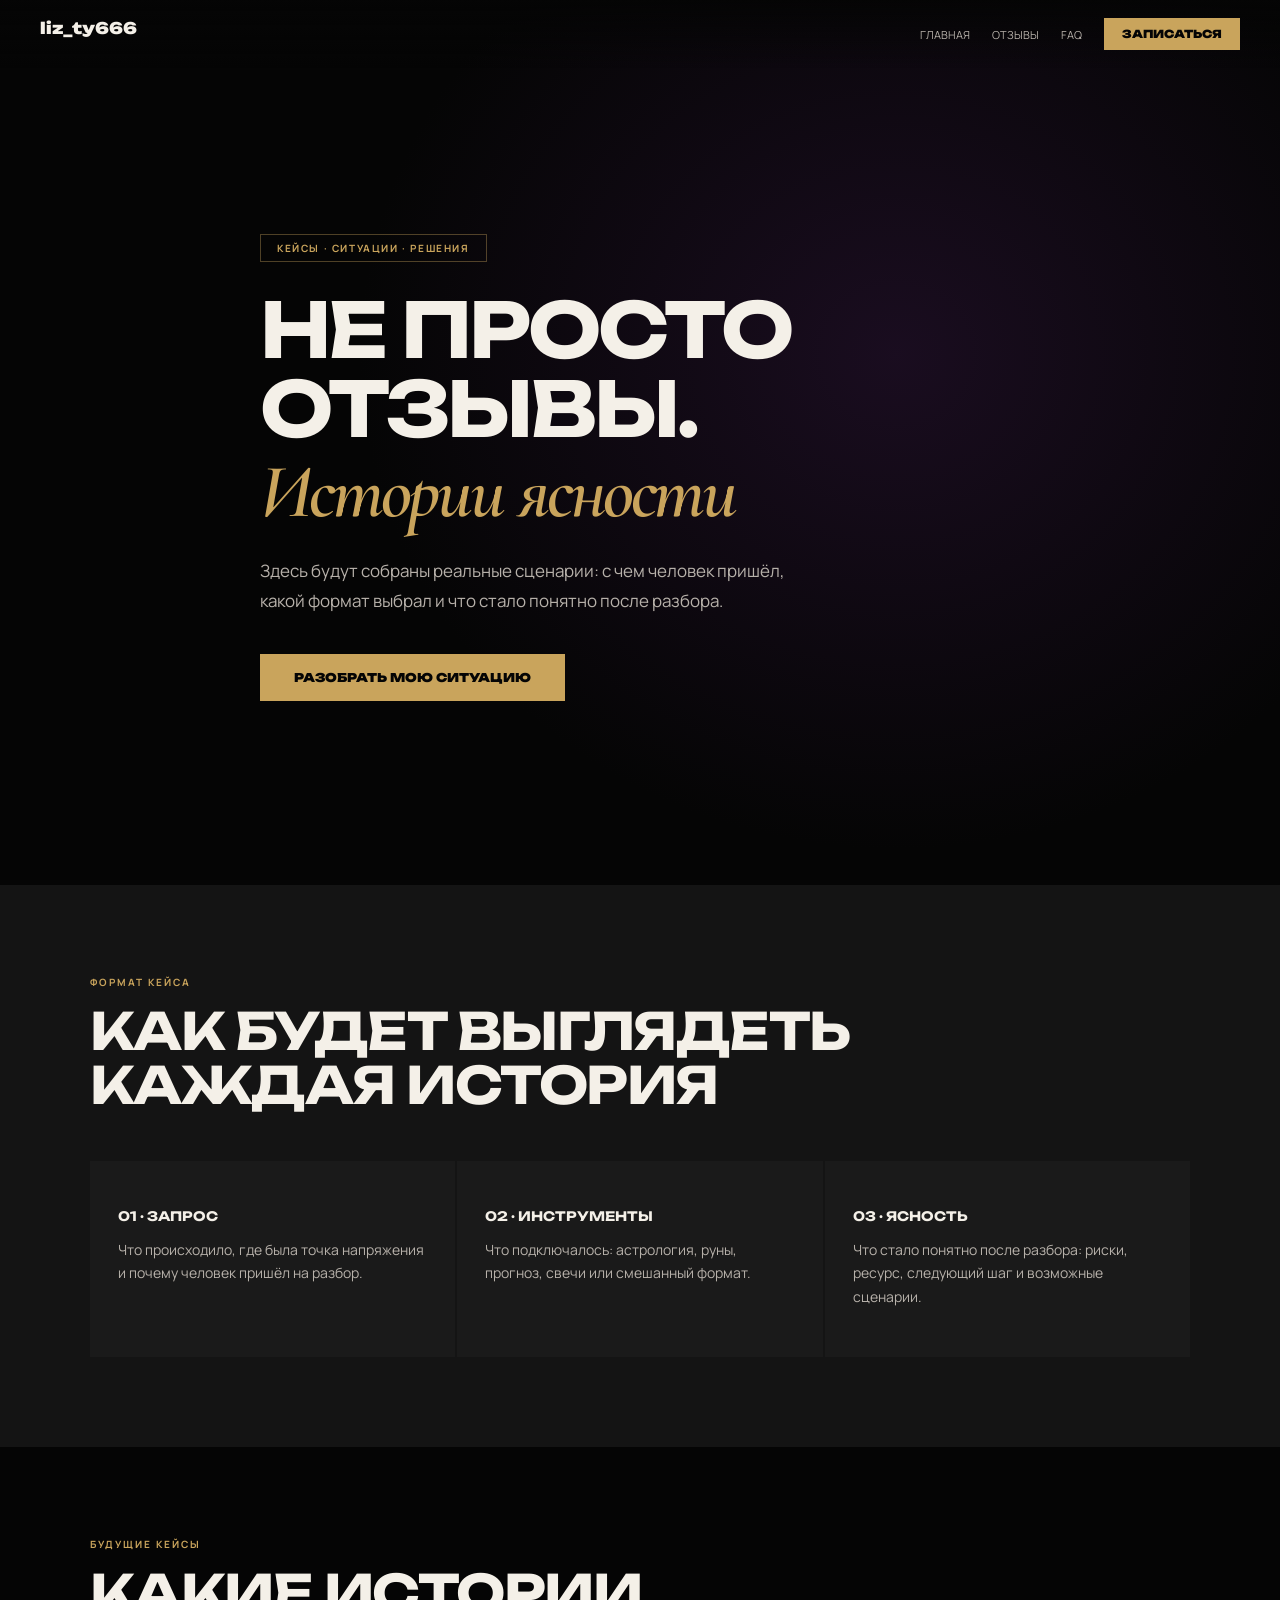
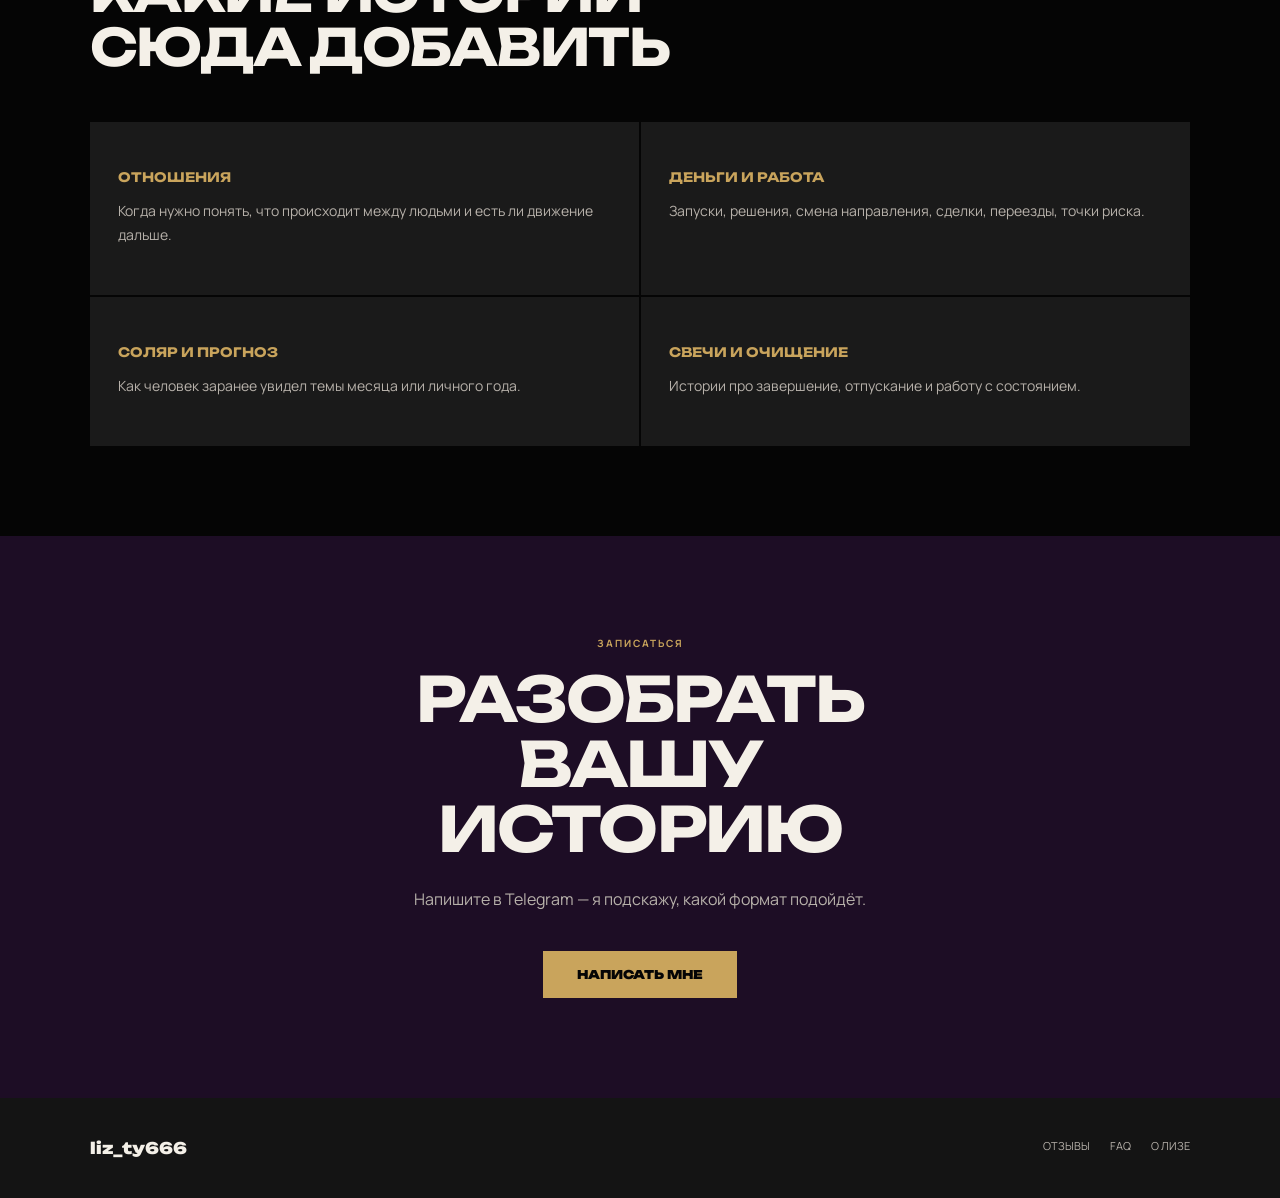
<file: cases.html>
<!DOCTYPE html>
<html lang="ru">
<head>
<meta charset="UTF-8">
<meta name="viewport" content="width=device-width, initial-scale=1.0">
<title>Кейсы liz_ty666 — ситуации, разборы и результаты</title>
<meta name="description" content="Кейсы liz_ty666: как проходят разборы, какие запросы можно принести и что человек получает после консультации.">
<link rel="preconnect" href="https://fonts.googleapis.com">
<link rel="preconnect" href="https://fonts.gstatic.com" crossorigin>
<link href="https://fonts.googleapis.com/css2?family=Cormorant+Garamond:ital,wght@0,400;0,600;0,700;1,400;1,600&family=Unbounded:wght@400;700;900&family=Manrope:wght@300;400;500;600&display=swap" rel="stylesheet">
<link rel="stylesheet" href="styles.css">
</head>
<body style="background:#050505;color:#F4F0E8;font-family:Manrope,sans-serif;margin:0;overflow-x:hidden;">
<header style="position:fixed;top:0;left:0;right:0;z-index:1000;padding:18px 40px;display:flex;justify-content:space-between;background:linear-gradient(to bottom,rgba(5,5,5,.96),transparent);">
<a href="index.html" style="font-family:Unbounded,sans-serif;font-weight:900;color:#F4F0E8;text-decoration:none;">liz_ty666</a>
<nav style="display:flex;gap:22px;align-items:center;flex-wrap:wrap;"><a href="index.html" style="color:#B7B1AA;text-decoration:none;font-size:11px;text-transform:uppercase;">Главная</a><a href="reviews.html" style="color:#B7B1AA;text-decoration:none;font-size:11px;text-transform:uppercase;">Отзывы</a><a href="faq.html" style="color:#B7B1AA;text-decoration:none;font-size:11px;text-transform:uppercase;">FAQ</a><a href="https://t.me/liz_ty666" target="_blank" rel="noopener noreferrer" style="background:#C9A45C;color:#050505;padding:9px 18px;text-decoration:none;font-family:Unbounded,sans-serif;font-size:11px;font-weight:900;text-transform:uppercase;">Записаться</a></nav>
</header>
<main>
<section style="min-height:75vh;display:flex;align-items:center;padding:130px 40px 80px;background:radial-gradient(ellipse 60% 80% at 70% 40%,rgba(37,17,46,.65),transparent 70%),#050505;">
<div style="max-width:760px;margin:0 auto;width:100%;"><div style="display:inline-block;border:1px solid rgba(201,164,92,.38);color:#C9A45C;font-size:10px;font-weight:700;letter-spacing:.16em;text-transform:uppercase;padding:6px 16px;margin-bottom:28px;">Кейсы · ситуации · решения</div><h1 style="font-family:Unbounded,sans-serif;font-size:clamp(36px,6vw,76px);line-height:1.04;text-transform:uppercase;letter-spacing:-.04em;margin:0 0 24px;">Не просто отзывы.<br><em style="font-family:'Cormorant Garamond',serif;color:#C9A45C;text-transform:none;font-weight:600;">Истории ясности</em></h1><p style="color:#B7B1AA;font-size:17px;line-height:1.75;max-width:560px;margin-bottom:38px;">Здесь будут собраны реальные сценарии: с чем человек пришёл, какой формат выбрал и что стало понятно после разбора.</p><a href="https://t.me/liz_ty666?text=Здравствуйте!%20Хочу%20разбор.%20Мой%20запрос:" target="_blank" rel="noopener noreferrer" style="display:inline-block;background:#C9A45C;color:#050505;padding:16px 34px;font-family:Unbounded,sans-serif;font-size:12px;font-weight:900;text-transform:uppercase;text-decoration:none;">Разобрать мою ситуацию</a></div>
</section>
<section style="padding:90px 40px;background:#141414;"><div style="max-width:1100px;margin:0 auto;"><div style="color:#C9A45C;font-size:10px;font-weight:700;letter-spacing:.2em;text-transform:uppercase;margin-bottom:16px;">Формат кейса</div><h2 style="font-family:Unbounded,sans-serif;font-size:clamp(28px,4vw,52px);line-height:1.05;text-transform:uppercase;letter-spacing:-.03em;margin:0 0 48px;">Как будет выглядеть<br>каждая история</h2><div style="display:grid;grid-template-columns:repeat(3,1fr);gap:2px;"><div class="cinematic-card" style="background:#1a1a1a;padding:34px 28px;"><h3 style="font-family:Unbounded,sans-serif;font-size:13px;text-transform:uppercase;color:#F4F0E8;">01 · Запрос</h3><p style="color:#B7B1AA;font-size:14px;line-height:1.7;">Что происходило, где была точка напряжения и почему человек пришёл на разбор.</p></div><div class="cinematic-card" style="background:#1a1a1a;padding:34px 28px;"><h3 style="font-family:Unbounded,sans-serif;font-size:13px;text-transform:uppercase;color:#F4F0E8;">02 · Инструменты</h3><p style="color:#B7B1AA;font-size:14px;line-height:1.7;">Что подключалось: астрология, руны, прогноз, свечи или смешанный формат.</p></div><div class="cinematic-card" style="background:#1a1a1a;padding:34px 28px;"><h3 style="font-family:Unbounded,sans-serif;font-size:13px;text-transform:uppercase;color:#F4F0E8;">03 · Ясность</h3><p style="color:#B7B1AA;font-size:14px;line-height:1.7;">Что стало понятно после разбора: риски, ресурс, следующий шаг и возможные сценарии.</p></div></div></div></section>
<section style="padding:90px 40px;background:#050505;"><div style="max-width:1100px;margin:0 auto;"><div style="color:#C9A45C;font-size:10px;font-weight:700;letter-spacing:.2em;text-transform:uppercase;margin-bottom:16px;">Будущие кейсы</div><h2 style="font-family:Unbounded,sans-serif;font-size:clamp(28px,4vw,52px);line-height:1.05;text-transform:uppercase;letter-spacing:-.03em;margin:0 0 48px;">Какие истории<br>сюда добавить</h2><div style="display:grid;grid-template-columns:repeat(2,1fr);gap:2px;"><div class="cinematic-card" style="background:#1a1a1a;padding:34px 28px;"><h3 style="font-family:Unbounded,sans-serif;font-size:13px;text-transform:uppercase;color:#C9A45C;">Отношения</h3><p style="color:#B7B1AA;font-size:14px;line-height:1.7;">Когда нужно понять, что происходит между людьми и есть ли движение дальше.</p></div><div class="cinematic-card" style="background:#1a1a1a;padding:34px 28px;"><h3 style="font-family:Unbounded,sans-serif;font-size:13px;text-transform:uppercase;color:#C9A45C;">Деньги и работа</h3><p style="color:#B7B1AA;font-size:14px;line-height:1.7;">Запуски, решения, смена направления, сделки, переезды, точки риска.</p></div><div class="cinematic-card" style="background:#1a1a1a;padding:34px 28px;"><h3 style="font-family:Unbounded,sans-serif;font-size:13px;text-transform:uppercase;color:#C9A45C;">Соляр и прогноз</h3><p style="color:#B7B1AA;font-size:14px;line-height:1.7;">Как человек заранее увидел темы месяца или личного года.</p></div><div class="cinematic-card" style="background:#1a1a1a;padding:34px 28px;"><h3 style="font-family:Unbounded,sans-serif;font-size:13px;text-transform:uppercase;color:#C9A45C;">Свечи и очищение</h3><p style="color:#B7B1AA;font-size:14px;line-height:1.7;">Истории про завершение, отпускание и работу с состоянием.</p></div></div></div></section>
<section style="padding:100px 40px;background:#1d0d25;text-align:center;"><div style="max-width:560px;margin:0 auto;"><div style="color:#C9A45C;font-size:10px;font-weight:700;letter-spacing:.2em;text-transform:uppercase;margin-bottom:16px;">Записаться</div><h2 style="font-family:Unbounded,sans-serif;font-size:clamp(30px,5vw,62px);line-height:1.05;text-transform:uppercase;letter-spacing:-.03em;margin:0 0 24px;">Разобрать<br>вашу историю</h2><p style="color:#B7B1AA;font-size:16px;line-height:1.75;margin-bottom:38px;">Напишите в Telegram — я подскажу, какой формат подойдёт.</p><a href="https://t.me/liz_ty666?text=Здравствуйте!%20Хочу%20разбор.%20Мой%20запрос:" target="_blank" rel="noopener noreferrer" style="display:inline-block;background:#C9A45C;color:#050505;padding:16px 34px;font-family:Unbounded,sans-serif;font-size:12px;font-weight:900;text-transform:uppercase;text-decoration:none;">Написать мне</a></div></section>
</main>
<footer style="background:#141414;padding:40px;"><div style="max-width:1100px;margin:0 auto;display:flex;justify-content:space-between;gap:20px;flex-wrap:wrap;"><a href="index.html" style="font-family:Unbounded,sans-serif;color:#F4F0E8;text-decoration:none;font-weight:900;">liz_ty666</a><div style="display:flex;gap:20px;flex-wrap:wrap;"><a href="reviews.html" style="color:#B7B1AA;text-decoration:none;font-size:11px;text-transform:uppercase;">Отзывы</a><a href="faq.html" style="color:#B7B1AA;text-decoration:none;font-size:11px;text-transform:uppercase;">FAQ</a><a href="about.html" style="color:#B7B1AA;text-decoration:none;font-size:11px;text-transform:uppercase;">О Лизе</a></div></div></footer>
<script src="app.js"></script>
</body>
</html>
</file>
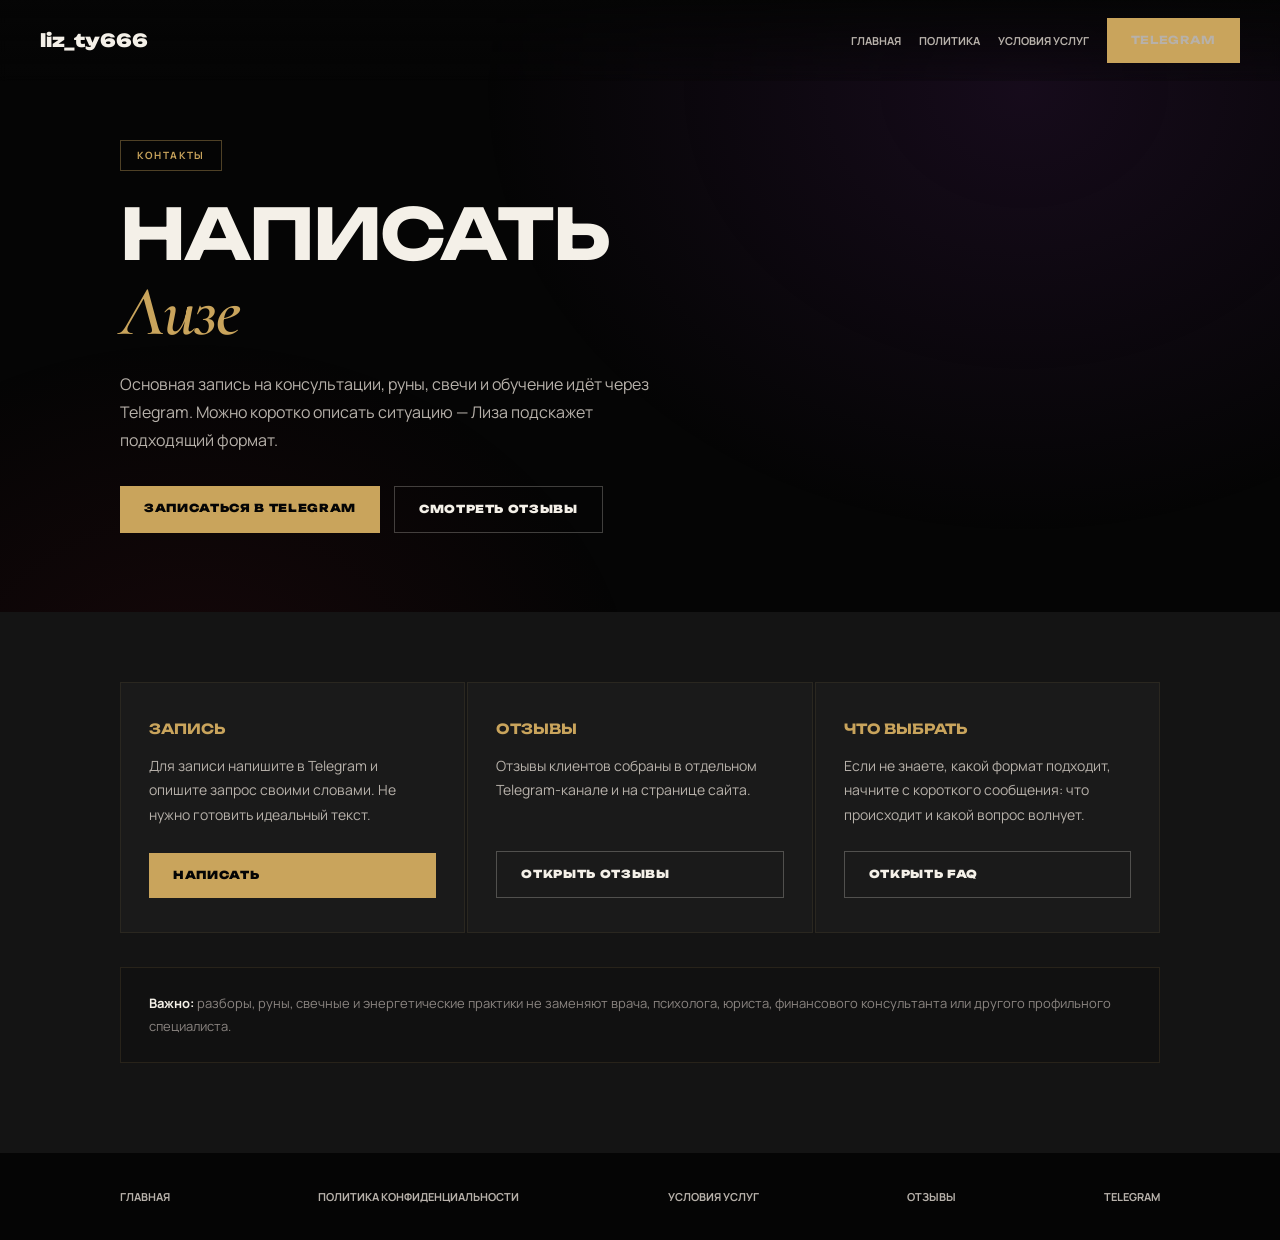
<file: contacts.html>
<!doctype html>
<html lang="ru">
<head>
<meta charset="UTF-8">
<meta name="viewport" content="width=device-width,initial-scale=1">
<title>Контакты — liz_ty666</title>
<meta name="description" content="Контакты liz_ty666: запись на консультации, руны, свечи, обучение и отзывы через Telegram.">
<meta property="og:title" content="Контакты — liz_ty666">
<meta property="og:description" content="Запись и вопросы через Telegram @liz_ty666.">
<meta property="og:type" content="website">
<meta property="og:url" content="https://lizty666.ru/contacts.html">
<meta property="og:image" content="https://lizty666.ru/assets/212CB13A-DFA8-4E37-BF86-4F200A4A0E9A.png">
<link rel="canonical" href="https://lizty666.ru/contacts.html">
<link rel="preconnect" href="https://fonts.googleapis.com">
<link rel="preconnect" href="https://fonts.gstatic.com" crossorigin>
<link href="https://fonts.googleapis.com/css2?family=Cormorant+Garamond:ital,wght@0,600;1,600&family=Unbounded:wght@400;700;900&family=Manrope:wght@400;600&display=swap" rel="stylesheet">
<style>:root{--b:#050505;--g:#141414;--g2:#1a1a1a;--m:#F4F0E8;--t:#B7B1AA;--gold:#C9A45C;--violet:#25112E}*{box-sizing:border-box;margin:0;padding:0}body{background:var(--b);color:var(--m);font-family:Manrope,Arial,sans-serif;line-height:1.75}body:before{content:'';position:fixed;inset:0;background:radial-gradient(ellipse 60% 70% at 80% 10%,rgba(37,17,46,.55),transparent 70%),radial-gradient(ellipse 50% 60% at 15% 80%,rgba(75,15,24,.25),transparent 70%);z-index:-1}a{color:inherit;text-decoration:none}h1,h2,h3,.logo,.btn{font-family:Unbounded,Arial,sans-serif}header{position:fixed;top:0;left:0;right:0;padding:18px 40px;display:flex;justify-content:space-between;align-items:center;background:linear-gradient(to bottom,rgba(5,5,5,.96),rgba(5,5,5,.25));backdrop-filter:blur(4px);z-index:10}.logo{font-weight:900;font-size:18px}.nav{display:flex;gap:18px;align-items:center}.nav a{font-size:11px;text-transform:uppercase;color:var(--t);font-weight:700}.btn{display:inline-block;background:var(--gold);color:#050505;padding:13px 24px;font-size:11px;font-weight:900;text-transform:uppercase;letter-spacing:.06em}.btn.secondary{background:transparent;color:var(--m);border:1px solid rgba(244,240,232,.25)}.hero{min-height:68vh;display:flex;align-items:center;padding:130px 40px 70px}.wrap{max-width:1040px;margin:auto;width:100%}.tag{display:inline-block;border:1px solid rgba(201,164,92,.38);color:var(--gold);font-size:10px;font-weight:700;letter-spacing:.16em;text-transform:uppercase;padding:6px 16px;margin-bottom:26px}h1{font-size:clamp(34px,5.5vw,72px);line-height:1.04;text-transform:uppercase;letter-spacing:-.03em;margin-bottom:22px}h1 em{font-family:'Cormorant Garamond',serif;font-style:italic;color:var(--gold);font-weight:600;text-transform:none}.lead{color:var(--t);max-width:560px;margin-bottom:32px}.actions{display:flex;gap:14px;flex-wrap:wrap}.content{padding:70px 40px 90px;background:#141414}.cards{display:grid;grid-template-columns:repeat(3,1fr);gap:2px}.card{background:var(--g2);border:1px solid rgba(201,164,92,.09);padding:34px 28px;min-height:230px;display:flex;flex-direction:column;justify-content:space-between}.card h2{font-size:14px;text-transform:uppercase;color:var(--gold);margin-bottom:12px}.card p{color:var(--t);font-size:14px;margin-bottom:24px}.card a:not(.btn){color:var(--gold);font-weight:700}.note{margin-top:34px;background:#111;border:1px solid rgba(201,164,92,.12);padding:24px 28px;color:#8A8480;font-size:13px}.note strong{color:var(--m)}footer{background:#050505;padding:34px 40px;color:#8A8480}.footer-inner{max-width:1040px;margin:auto;display:flex;gap:18px;justify-content:space-between;flex-wrap:wrap}.footer-inner a{font-size:11px;text-transform:uppercase;color:#B7B1AA;font-weight:700}@media(max-width:860px){header{padding:14px 20px}.nav a:not(.btn){display:none}.hero,.content{padding-left:20px;padding-right:20px}.actions{flex-direction:column}.btn{width:100%;text-align:center}.cards{grid-template-columns:1fr}.card{min-height:auto}}</style>
</head>
<body>
<header><a class="logo" href="index.html">liz_ty666</a><nav class="nav"><a href="index.html">Главная</a><a href="privacy.html">Политика</a><a href="offer.html">Условия услуг</a><a class="btn" href="https://t.me/liz_ty666" target="_blank" rel="noopener noreferrer">Telegram</a></nav></header>
<main>
<section class="hero"><div class="wrap"><div class="tag">Контакты</div><h1>Написать<br><em>Лизе</em></h1><p class="lead">Основная запись на консультации, руны, свечи и обучение идёт через Telegram. Можно коротко описать ситуацию — Лиза подскажет подходящий формат.</p><div class="actions"><a class="btn" href="https://t.me/liz_ty666?text=Здравствуйте!%20Хочу%20записаться.%20Мой%20запрос:" target="_blank" rel="noopener noreferrer">Записаться в Telegram</a><a class="btn secondary" href="reviews.html">Смотреть отзывы</a></div></div></section>
<section class="content"><div class="wrap"><div class="cards">
<div class="card"><div><h2>Запись</h2><p>Для записи напишите в Telegram и опишите запрос своими словами. Не нужно готовить идеальный текст.</p></div><a class="btn" href="https://t.me/liz_ty666?text=Здравствуйте!%20Хочу%20записаться.%20Мой%20запрос:" target="_blank" rel="noopener noreferrer">Написать</a></div>
<div class="card"><div><h2>Отзывы</h2><p>Отзывы клиентов собраны в отдельном Telegram-канале и на странице сайта.</p></div><a class="btn secondary" href="https://t.me/+dSRMo6E88dk4MjI6" target="_blank" rel="noopener noreferrer">Открыть отзывы</a></div>
<div class="card"><div><h2>Что выбрать</h2><p>Если не знаете, какой формат подходит, начните с короткого сообщения: что происходит и какой вопрос волнует.</p></div><a class="btn secondary" href="faq.html">Открыть FAQ</a></div>
</div><div class="note"><strong>Важно:</strong> разборы, руны, свечные и энергетические практики не заменяют врача, психолога, юриста, финансового консультанта или другого профильного специалиста.</div></div></section>
</main>
<footer><div class="footer-inner"><a href="index.html">Главная</a><a href="privacy.html">Политика конфиденциальности</a><a href="offer.html">Условия услуг</a><a href="reviews.html">Отзывы</a><a href="https://t.me/liz_ty666" target="_blank" rel="noopener noreferrer">Telegram</a></div></footer>
</body>
</html>
</file>
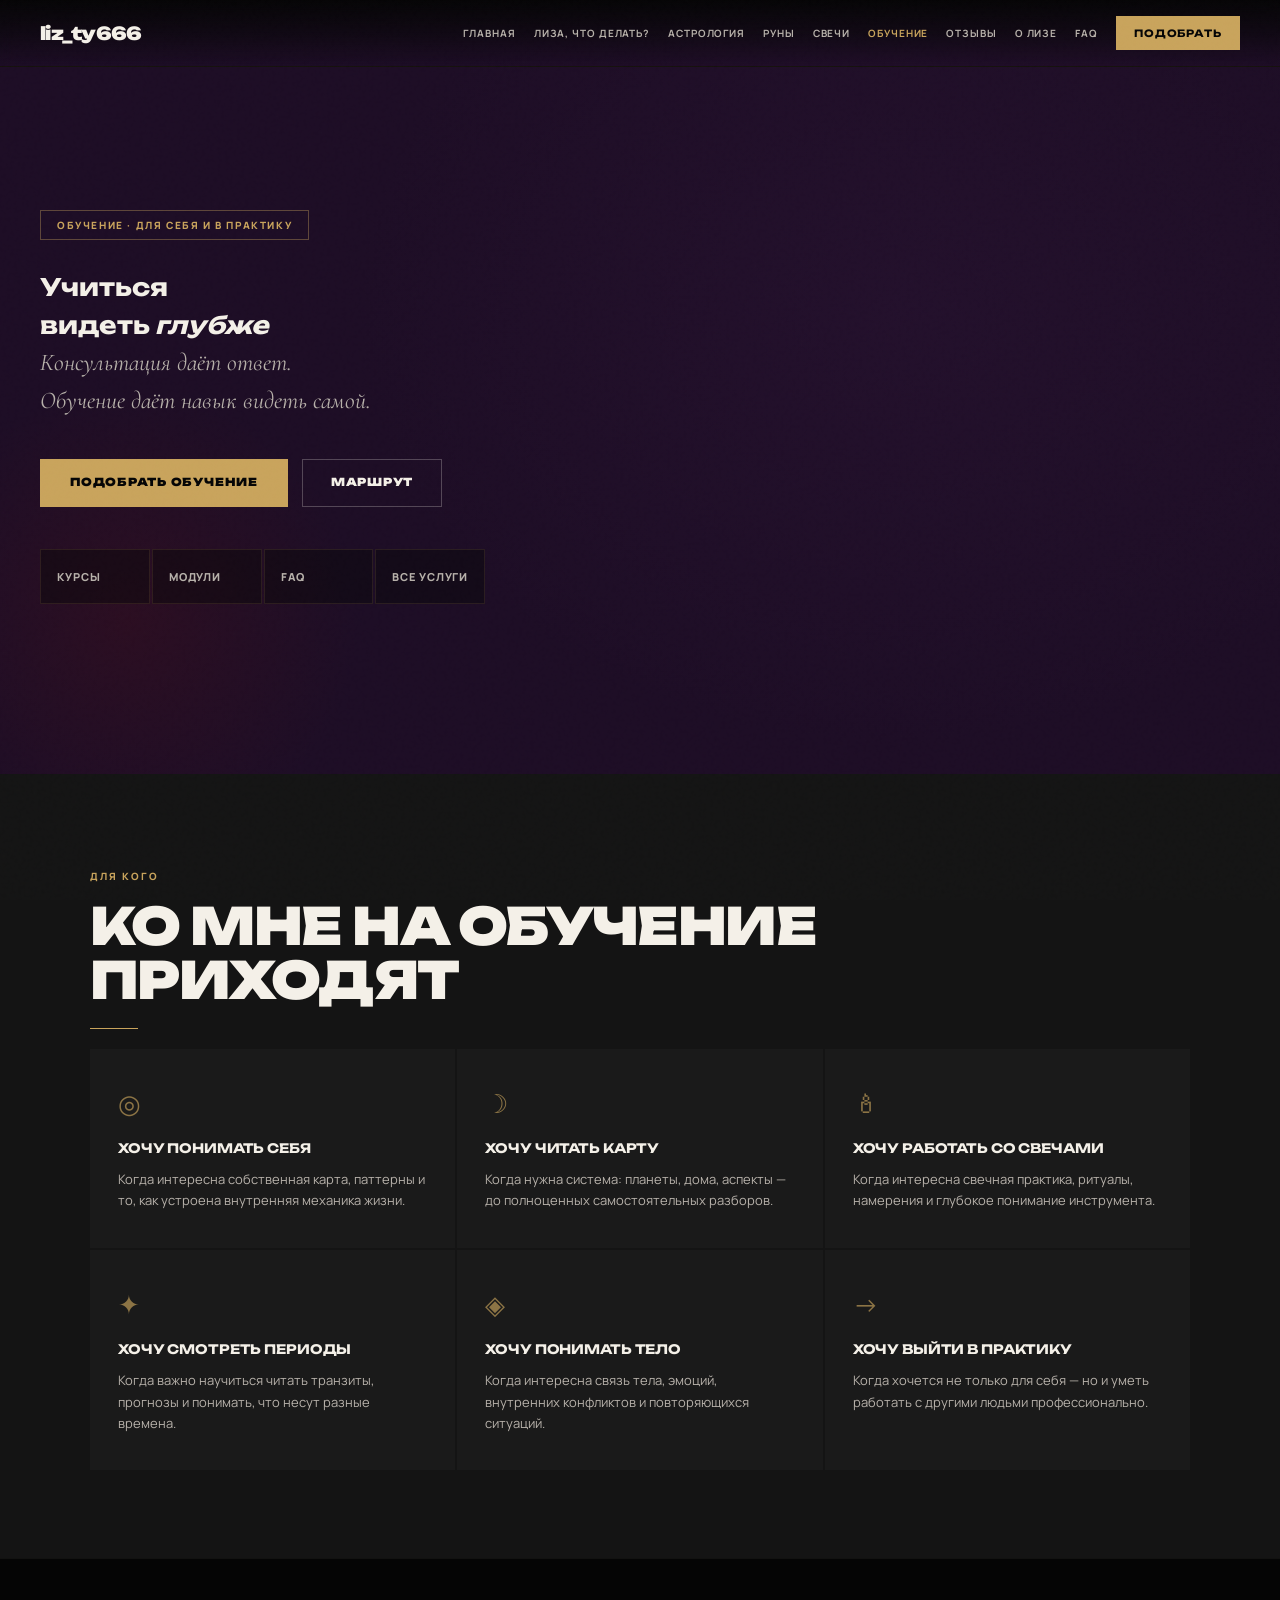
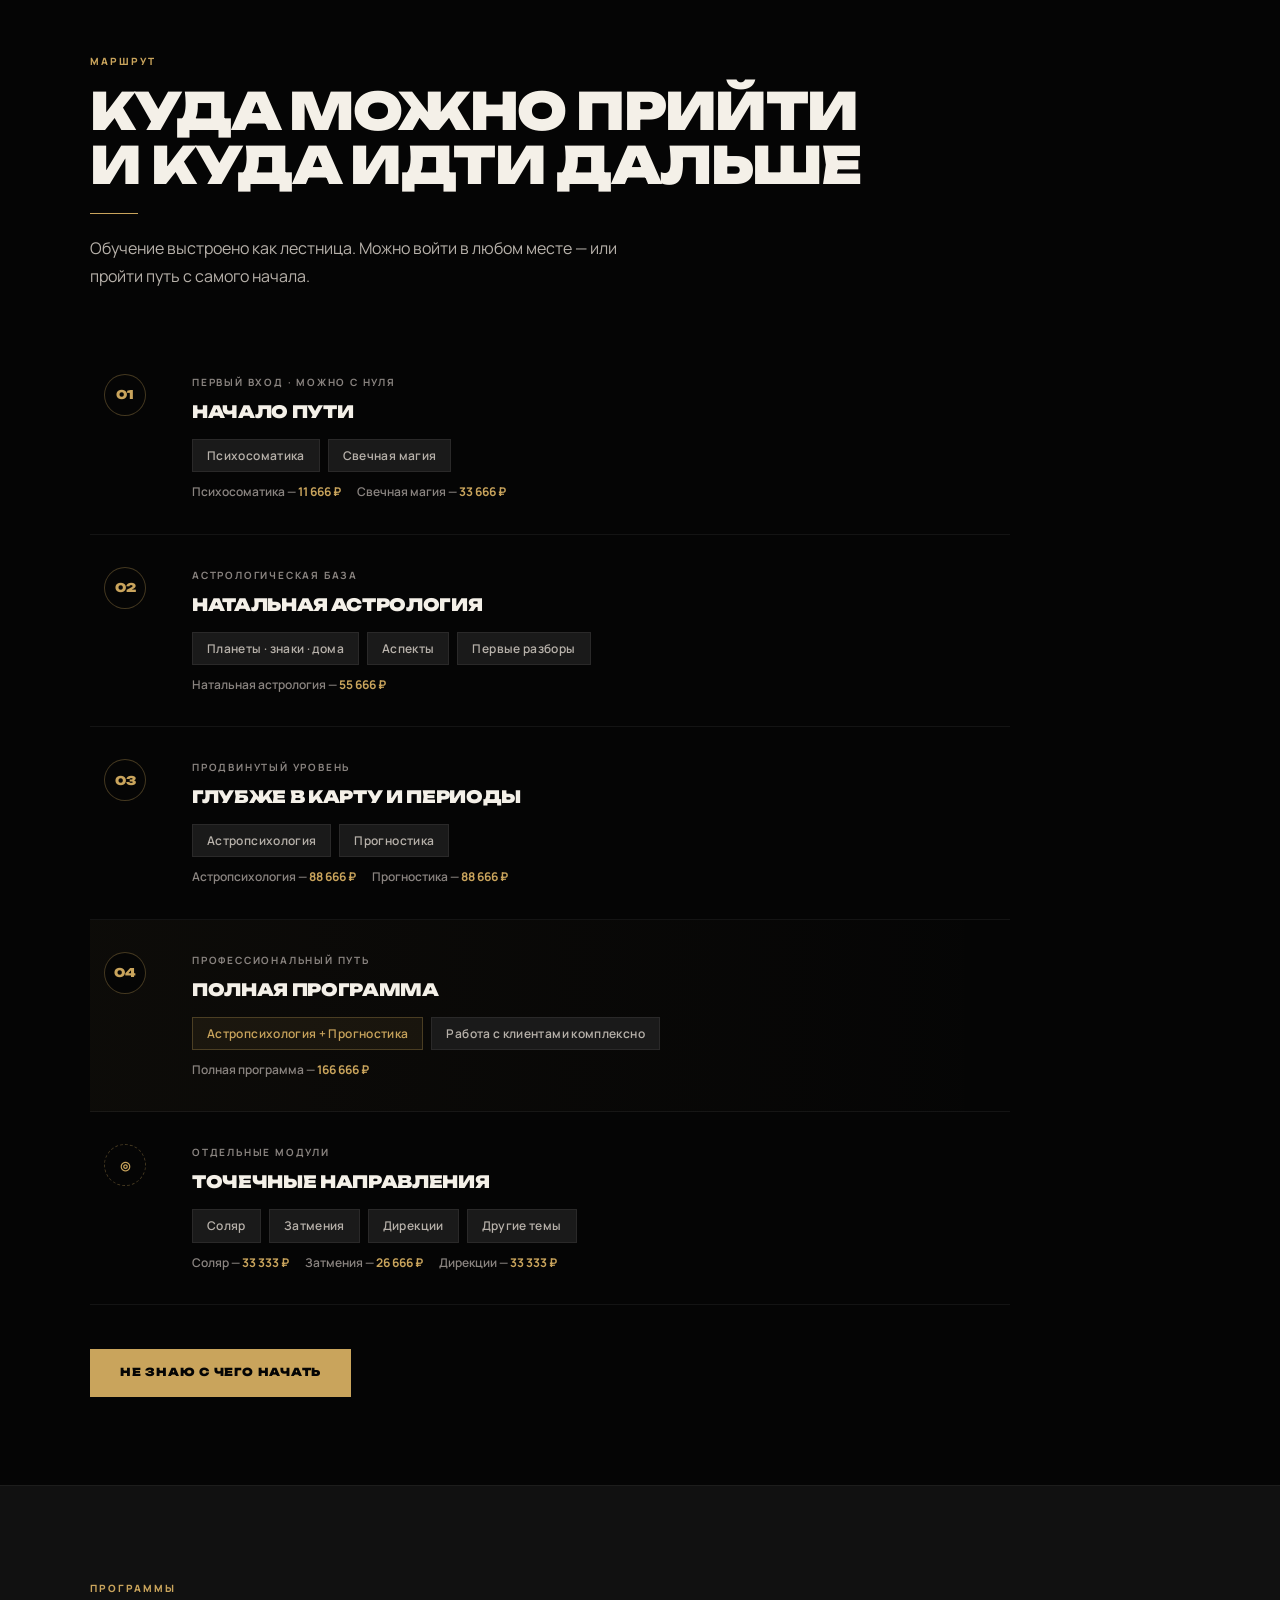
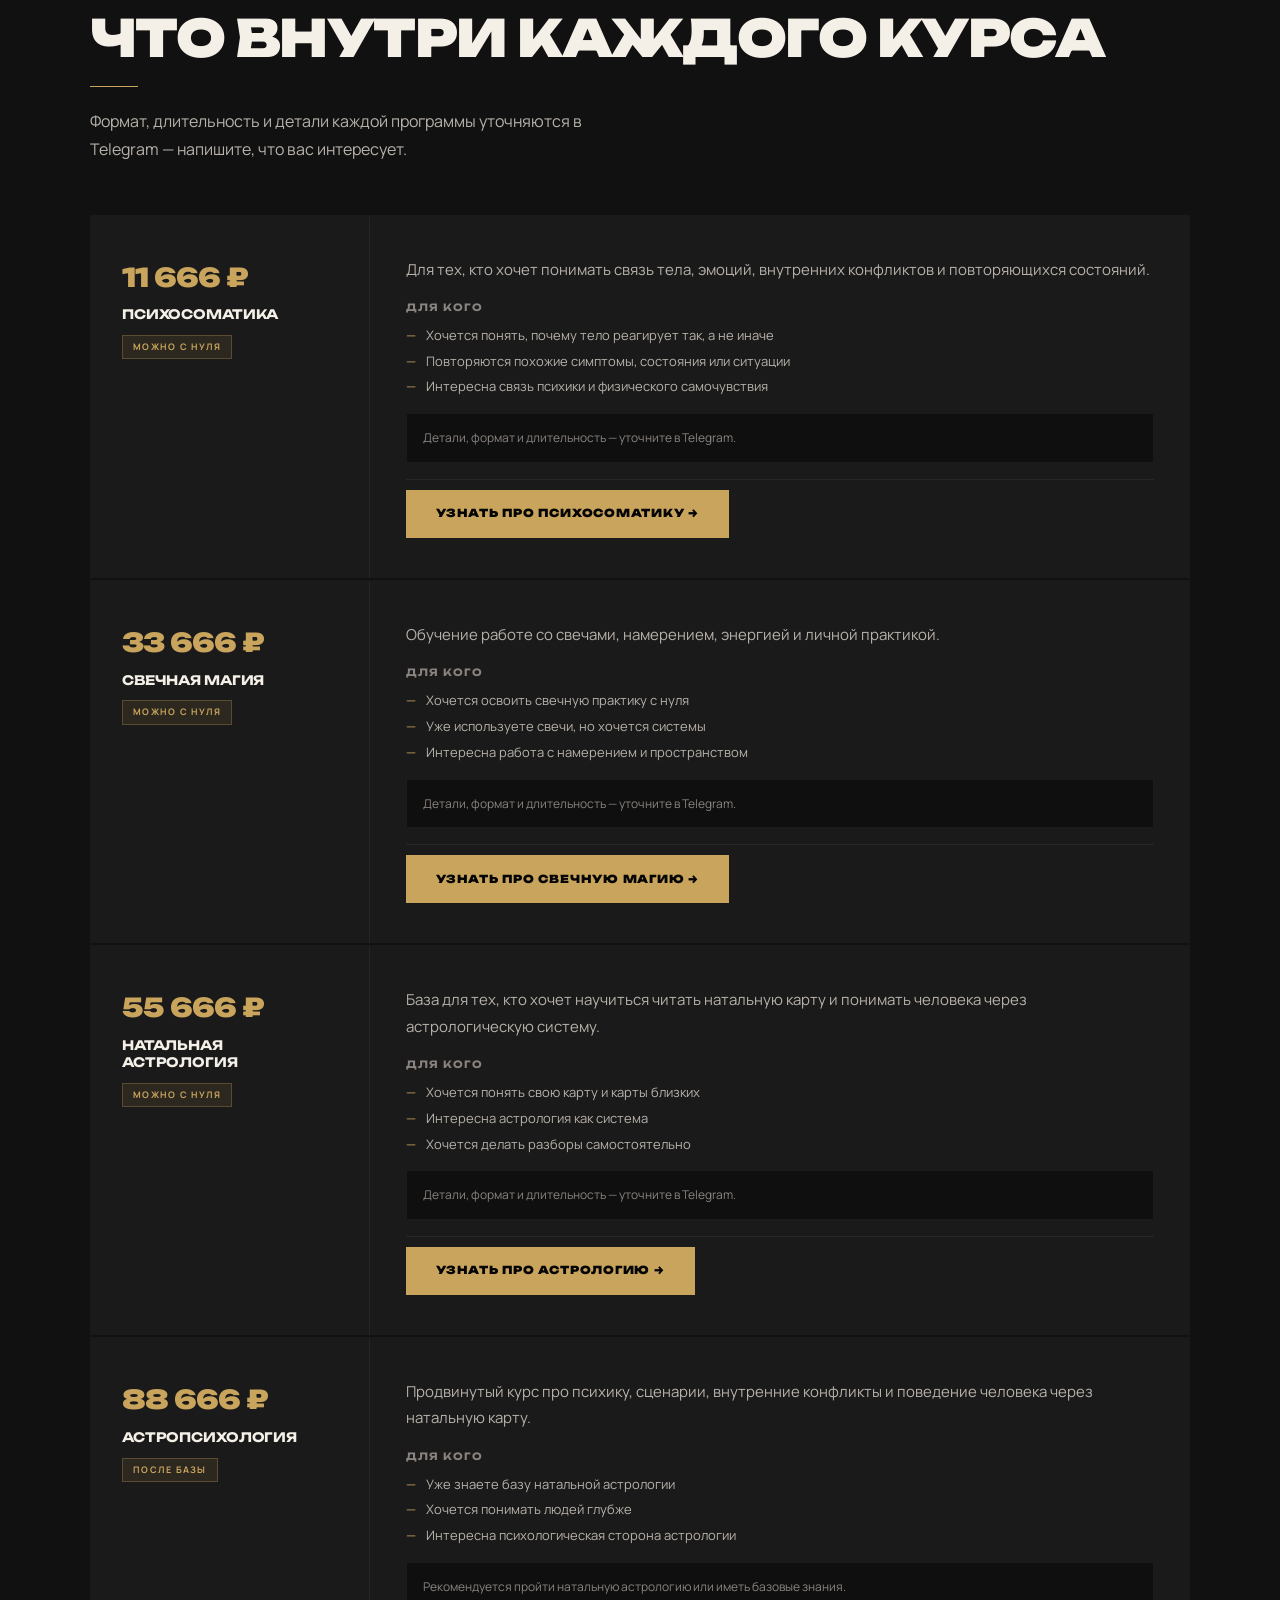
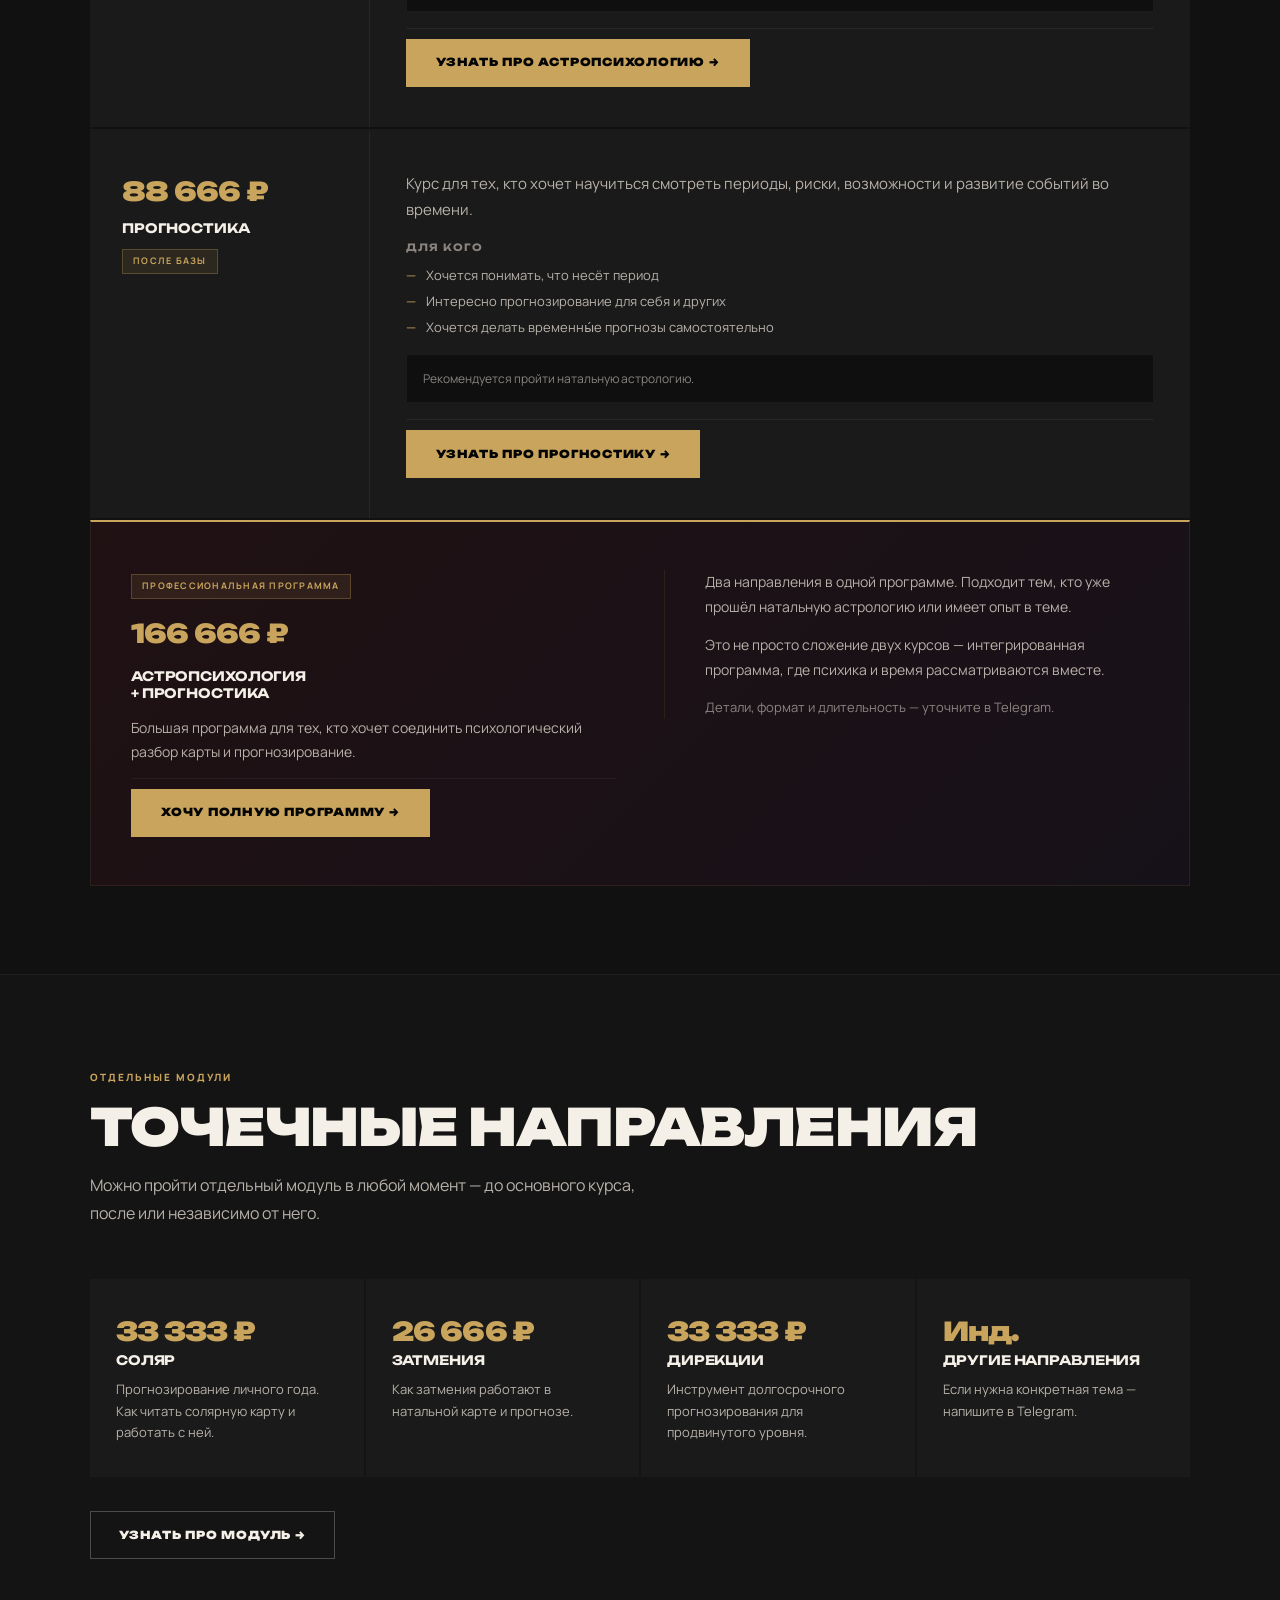
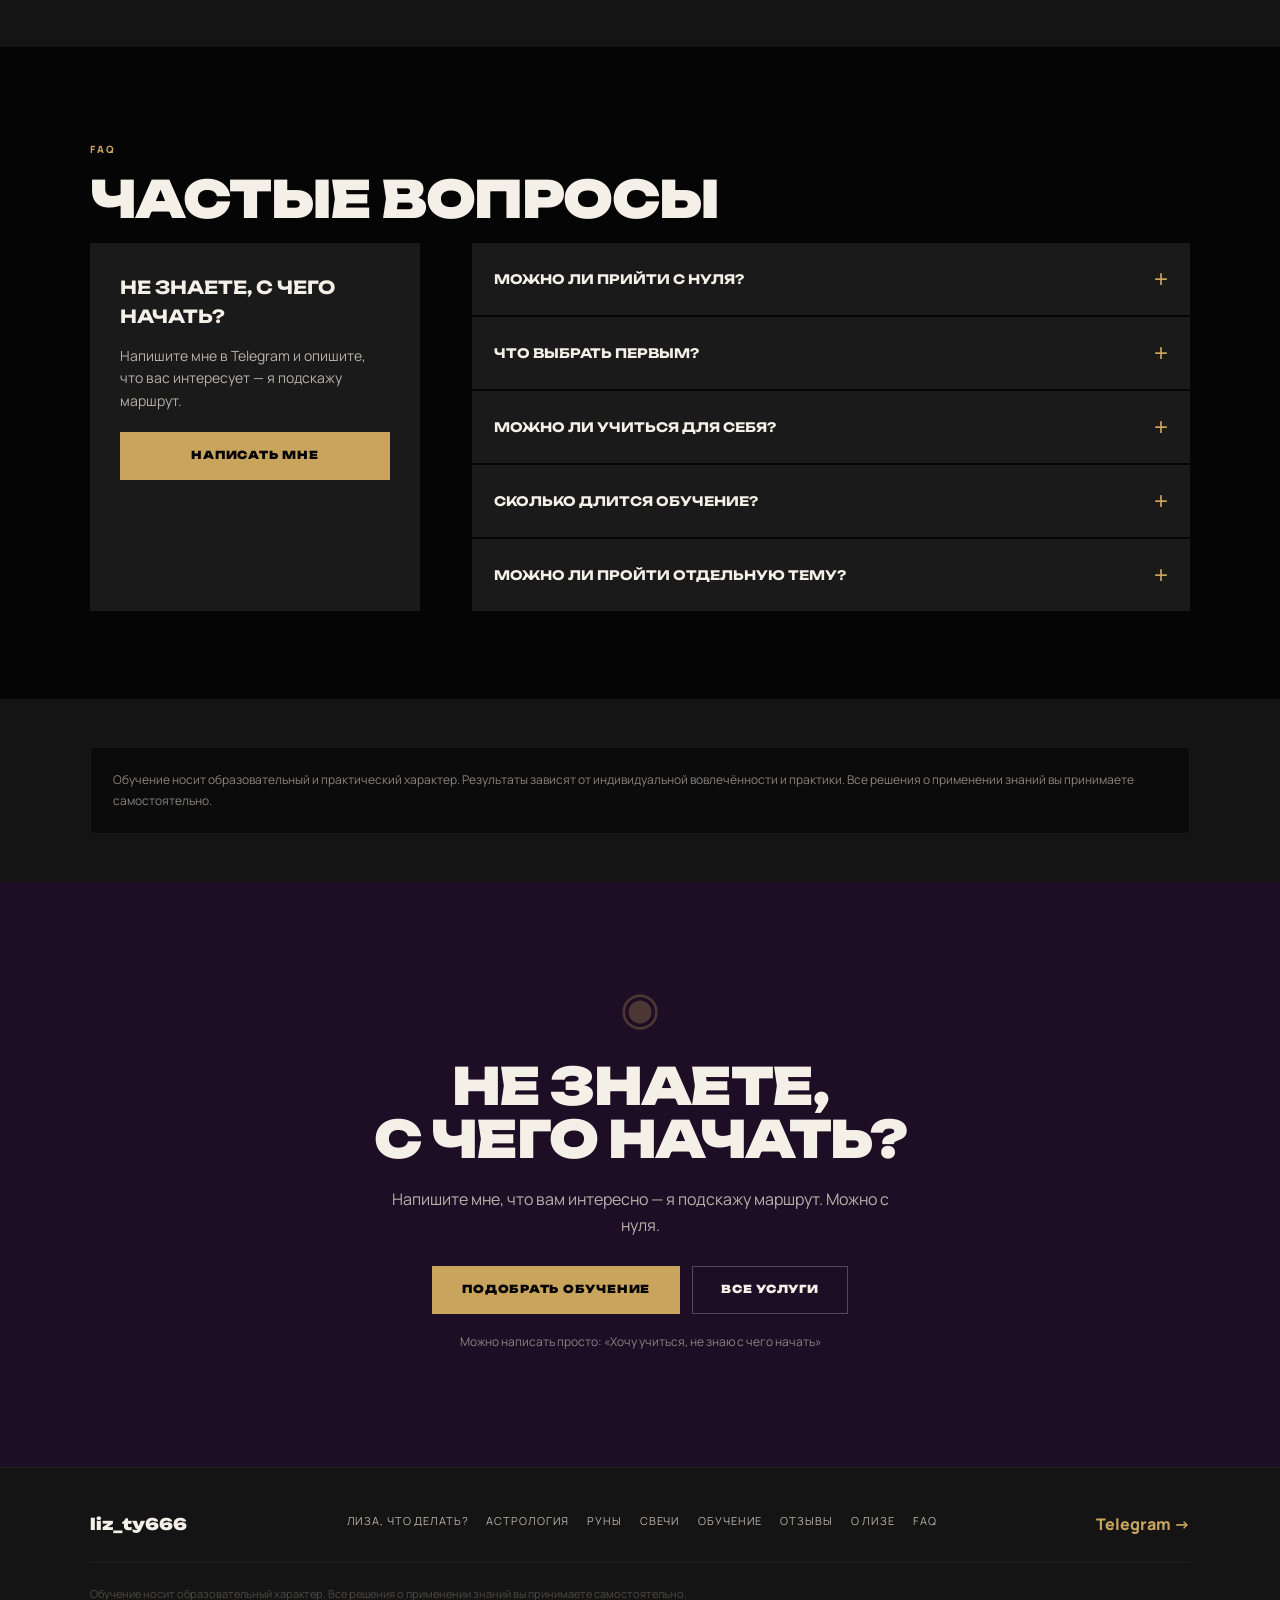
<file: education.html>
<!DOCTYPE html>
<html lang="ru">
<head>
<meta charset="UTF-8">
<meta name="viewport" content="width=device-width, initial-scale=1.0">
<title>Обучение у liz_ty666 — психосоматика, свечная магия, астрология, прогностика</title>
<meta name="description" content="Обучение у liz_ty666: психосоматика 11 666 ₽, свечная магия 33 666 ₽, натальная астрология 55 666 ₽, астропсихология 88 666 ₽, прогностика 88 666 ₽. Отдельные модули: соляр 33 333 ₽, затмения 26 666 ₽, дирекции 33 333 ₽.">
<link rel="preconnect" href="https://fonts.googleapis.com">
<link rel="preconnect" href="https://fonts.gstatic.com" crossorigin>
<link href="https://fonts.googleapis.com/css2?family=Cormorant+Garamond:ital,wght@0,400;0,600;0,700;1,400;1,600&family=Unbounded:wght@400;700;900&family=Manrope:wght@300;400;500;600&display=swap" rel="stylesheet">
<style>
*{margin:0;padding:0;box-sizing:border-box}html{scroll-behavior:smooth}:root{--black:#050505;--graphite:#141414;--graphite2:#1a1a1a;--graphite3:#111111;--milk:#F4F0E8;--grey:#B7B1AA;--grey2:#8A8480;--gold:#C9A45C;--gold-light:#DDB96E;--bordeaux:#4B0F18;--violet:#25112E;--violet2:#1d0d25}body{background:var(--black);color:var(--milk);font-family:'Manrope',sans-serif;font-size:16px;line-height:1.6;overflow-x:hidden}body:before{content:'';position:fixed;inset:0;background-image:url("data:image/svg+xml,%3Csvg viewBox='0 0 256 256' xmlns='http://www.w3.org/2000/svg'%3E%3Cfilter id='n'%3E%3CfeTurbulence type='fractalNoise' baseFrequency='0.9' numOctaves='4' stitchTiles='stitch'/%3E%3C/filter%3E%3Crect width='100%25' height='100%25' filter='url(%23n)' opacity='0.04'/%3E%3C/svg%3E");pointer-events:none;z-index:9999;opacity:.4}:focus-visible{outline:2px solid var(--gold);outline-offset:3px}h1,h2,h3{font-family:'Unbounded',sans-serif}a{color:inherit}header{position:fixed;top:0;left:0;right:0;z-index:1000;padding:16px 40px;display:flex;align-items:center;justify-content:space-between;background:linear-gradient(to bottom,rgba(5,5,5,.96),rgba(5,5,5,.55),transparent);backdrop-filter:blur(6px);border-bottom:1px solid rgba(201,164,92,.08)}.logo{font-family:'Unbounded',sans-serif;font-size:18px;font-weight:900;color:var(--milk);letter-spacing:-.04em;text-decoration:none}.nav{display:flex;align-items:center;gap:18px;flex-wrap:wrap}.nav a{font-size:10px;font-weight:700;letter-spacing:.09em;text-transform:uppercase;color:var(--grey);text-decoration:none;transition:.25s}.nav a:hover,.nav a.is-active{color:var(--gold)}.nav-cta{background:var(--gold);color:var(--black)!important;padding:9px 18px;font-family:'Unbounded',sans-serif;font-weight:900}.burger{display:none;flex-direction:column;gap:5px;cursor:pointer;padding:6px;background:none;border:none}.burger span{display:block;width:22px;height:2px;background:var(--milk)}.mob-nav{display:none;position:fixed;inset:0;background:rgba(5,5,5,.98);z-index:999;flex-direction:column;align-items:center;justify-content:center;gap:24px}.mob-nav.open{display:flex}.mob-nav a{font-family:'Unbounded',sans-serif;font-size:18px;font-weight:700;color:var(--milk);text-decoration:none}.mob-close{position:absolute;top:22px;right:24px;font-size:24px;color:var(--grey);cursor:pointer;background:none;border:none}.fixed-mob{display:none;position:fixed;bottom:0;left:0;right:0;z-index:998;padding-bottom:env(safe-area-inset-bottom)}.fixed-mob a{display:block;background:var(--gold);color:var(--black);text-align:center;padding:15px;font-family:'Unbounded',sans-serif;font-size:13px;font-weight:900;letter-spacing:.04em;text-transform:uppercase;text-decoration:none}.btn-primary,.btn-secondary,.prog-cta{display:inline-flex;align-items:center;justify-content:center;font-family:'Unbounded',sans-serif;font-size:11px;font-weight:900;letter-spacing:.07em;text-transform:uppercase;text-decoration:none;transition:.25s;min-height:48px}.btn-primary,.prog-cta{background:var(--gold);color:var(--black);padding:14px 30px;border:0}.btn-primary:hover,.prog-cta:hover{background:var(--gold-light);box-shadow:0 0 34px rgba(201,164,92,.2)}.btn-secondary{border:1px solid rgba(244,240,232,.25);color:var(--milk);padding:13px 28px}.btn-secondary:hover{border-color:var(--gold);color:var(--gold)}.fi{opacity:0;transform:translateY(20px);transition:opacity .6s ease,transform .6s ease}.fi.vis{opacity:1;transform:translateY(0)}.fi-d1{transition-delay:.1s}.fi-d2{transition-delay:.2s}.fi-d3{transition-delay:.3s}section{padding:88px 40px;position:relative}.container{max-width:1100px;margin:0 auto}.section-label{display:inline-block;font-size:10px;font-weight:800;letter-spacing:.2em;text-transform:uppercase;color:var(--gold);margin-bottom:16px}.section-title{font-size:clamp(26px,4vw,52px);font-weight:900;line-height:1.05;letter-spacing:-.03em;text-transform:uppercase;margin-bottom:16px}.section-sub{font-size:16px;color:var(--grey);max-width:560px;line-height:1.75;margin-bottom:52px}.gold-line{width:48px;height:1px;background:var(--gold);opacity:.45;margin:20px 0}
#hero{min-height:86vh;display:flex;align-items:center;overflow:hidden;padding:120px 40px 80px;background:var(--violet2)}#hero:before{content:'';position:absolute;inset:0;background:radial-gradient(ellipse 60% 80% at 70% 40%,rgba(37,17,46,.72),transparent 70%),radial-gradient(ellipse 30% 50% at 10% 80%,rgba(75,15,24,.3),transparent 60%);pointer-events:none}.hero-sym{position:absolute;font-family:'Unbounded',sans-serif;color:rgba(201,164,92,.028);user-select:none;pointer-events:none;line-height:1}.hero-content{position:relative;z-index:2;max-width:680px}.hero-tag{display:inline-block;border:1px solid rgba(201,164,92,.38);color:var(--gold);font-size:10px;font-weight:800;letter-spacing:.16em;text-transform:uppercase;padding:6px 16px;margin-bottom:28px}.hero h1{font-size:clamp(34px,5.5vw,72px);font-weight:900;line-height:1.04;letter-spacing:-.04em;text-transform:uppercase;margin-bottom:24px}.hero h1 em{font-style:italic;font-family:'Cormorant Garamond',serif;font-size:1.15em;color:var(--gold);font-weight:600;text-transform:none;letter-spacing:0}.hero-sub{font-family:'Cormorant Garamond',serif;font-size:24px;font-style:italic;line-height:1.55;color:var(--grey);max-width:500px;margin-bottom:40px}.hero-btns{display:flex;gap:14px;flex-wrap:wrap}.quick-nav{display:grid;grid-template-columns:repeat(4,1fr);gap:2px;margin-top:42px}.quick-nav a{background:rgba(5,5,5,.42);border:1px solid rgba(201,164,92,.12);padding:18px 16px;text-decoration:none;color:var(--grey);font-size:11px;font-weight:800;letter-spacing:.08em;text-transform:uppercase;transition:.25s}.quick-nav a:hover{color:var(--gold);border-color:rgba(201,164,92,.35);transform:translateY(-2px)}
#for-whom{background:var(--graphite)}.whom-grid{display:grid;grid-template-columns:repeat(3,1fr);gap:2px}.whom-card{background:var(--graphite2);padding:34px 28px;border-bottom:2px solid transparent;transition:.3s}.whom-card:hover{border-bottom-color:var(--gold);background:#1e1e1e}.whom-icon{font-size:26px;color:var(--gold);opacity:.65;margin-bottom:14px}.whom-card h3{font-size:13px;font-weight:700;color:var(--milk);margin-bottom:10px;text-transform:uppercase;letter-spacing:-.01em}.whom-card p{font-size:13px;color:var(--grey);line-height:1.65}
#roadmap{background:var(--black);border-top:1px solid rgba(244,240,232,.05)}.staircase{display:flex;flex-direction:column;max-width:920px}.stair{display:flex;gap:32px;align-items:flex-start;padding:32px 0;border-bottom:1px solid rgba(255,255,255,.06);position:relative}.stair-num-wrap{flex-shrink:0;width:70px;display:flex;justify-content:center}.stair-num{width:42px;height:42px;border:1px solid rgba(201,164,92,.32);border-radius:50%;display:flex;align-items:center;justify-content:center;font-family:'Unbounded',sans-serif;font-size:12px;font-weight:900;color:var(--gold);background:var(--black);transition:.35s}.stair:hover .stair-num{background:var(--gold);color:var(--black);border-color:var(--gold)}.stair-body{flex:1}.stair-level{font-size:10px;font-weight:700;letter-spacing:.18em;text-transform:uppercase;color:var(--grey2);margin-bottom:8px}.stair-title{font-family:'Unbounded',sans-serif;font-size:17px;font-weight:900;color:var(--milk);letter-spacing:-.02em;text-transform:uppercase;margin-bottom:14px}.stair-tags{display:flex;flex-wrap:wrap;gap:8px;margin-bottom:10px}.stair-tag{background:var(--graphite2);border:1px solid rgba(244,240,232,.07);padding:6px 14px;font-size:12px;font-weight:600;color:var(--grey);letter-spacing:.03em}.stair-tag.gold{background:rgba(201,164,92,.08);border-color:rgba(201,164,92,.28);color:var(--gold)}.stair-prices{display:flex;flex-wrap:wrap;gap:16px}.stair-price{font-size:12px;color:var(--grey2);font-weight:600}.stair-price strong{color:var(--gold)}.stair.highlight{background:linear-gradient(to right,rgba(201,164,92,.04),transparent)}
#programs{background:var(--graphite3);border-top:1px solid rgba(244,240,232,.05)}.prog-list{display:flex;flex-direction:column;gap:2px}.prog-card{background:var(--graphite2);display:grid;grid-template-columns:280px 1fr;border-top:2px solid transparent;transition:border-color .3s,background .3s}.prog-card:hover{border-top-color:var(--gold);background:#1d1d1d}.prog-left{padding:40px 32px;border-right:1px solid rgba(255,255,255,.05);display:flex;flex-direction:column;gap:8px}.prog-price,.mod-price{font-family:'Unbounded',sans-serif;font-size:26px;font-weight:900;color:var(--gold);letter-spacing:-.03em}.prog-name,.mod-name{font-family:'Unbounded',sans-serif;font-size:13px;font-weight:700;color:var(--milk);text-transform:uppercase;letter-spacing:-.01em;line-height:1.3}.prog-badge{display:inline-block;background:rgba(201,164,92,.1);border:1px solid rgba(201,164,92,.28);color:var(--gold);font-size:9px;font-weight:700;letter-spacing:.14em;text-transform:uppercase;padding:4px 10px;align-self:flex-start;margin-top:4px}.prog-right{padding:40px 36px;display:flex;flex-direction:column;gap:16px}.prog-desc{font-size:15px;color:var(--grey);line-height:1.75}.prog-fits h4{font-family:'Unbounded',sans-serif;font-size:10px;font-weight:700;text-transform:uppercase;letter-spacing:.12em;color:var(--grey2);margin-bottom:10px}.prog-fits ul{list-style:none;display:flex;flex-direction:column;gap:5px}.prog-fits li{font-size:13px;color:var(--grey);display:flex;gap:10px}.prog-fits li:before{content:'—';color:var(--gold);flex-shrink:0}.prog-note{font-size:12px;color:var(--grey2);background:rgba(5,5,5,.5);border:1px solid rgba(244,240,232,.05);padding:14px 16px;line-height:1.65}.prog-btns{display:flex;gap:10px;flex-wrap:wrap;padding-top:10px;border-top:1px solid rgba(255,255,255,.05)}.combo{grid-template-columns:1fr!important;background:linear-gradient(135deg,rgba(75,15,24,.25),rgba(37,17,46,.25));border:1px solid rgba(201,164,92,.1);border-top:2px solid var(--gold)}.combo-inner{padding:48px 40px;display:grid;grid-template-columns:1fr 1fr;gap:48px;align-items:start}.combo-left,.combo-right{display:flex;flex-direction:column;gap:14px}.combo-right{border-left:1px solid rgba(201,164,92,.1);padding-left:40px}.combo-right p{font-size:14px;color:var(--grey);line-height:1.75}
#modules{background:var(--graphite);border-top:1px solid rgba(244,240,232,.05)}.modules-grid{display:grid;grid-template-columns:repeat(4,1fr);gap:2px;margin-bottom:34px}.mod-card{background:var(--graphite2);padding:32px 26px;border-bottom:2px solid transparent;transition:.3s}.mod-card:hover{border-bottom-color:var(--gold);background:#1e1e1e}.mod-note{font-size:13px;color:var(--grey);line-height:1.65;margin-top:10px}
#faq-section{background:var(--black)}.faq-layout{display:grid;grid-template-columns:330px 1fr;gap:52px}.faq-left{background:var(--graphite2);padding:30px}.faq-left h3{font-size:18px;text-transform:uppercase;margin-bottom:14px}.faq-left p{color:var(--grey);font-size:14px;margin-bottom:20px}.faq-list{display:flex;flex-direction:column;gap:2px}.faq-item{background:var(--graphite2)}.faq-q{width:100%;background:0;border:0;color:var(--milk);display:flex;justify-content:space-between;align-items:center;padding:22px;text-align:left;cursor:pointer}.faq-q h3{font-size:13px;text-transform:uppercase}.faq-toggle{color:var(--gold);font-size:24px}.faq-a{display:none;padding:0 22px 22px;color:var(--grey);font-size:14px}.faq-a.open{display:block}.disclaimer{background:rgba(5,5,5,.55);border:1px solid rgba(244,240,232,.06);padding:22px;color:var(--grey2);font-size:12px;line-height:1.7}#final-cta{background:var(--violet2);text-align:center;overflow:hidden}.final-inner{position:relative;z-index:2}.final-inner .section-title{margin-bottom:20px}.final-inner p{color:var(--grey);max-width:520px;margin:0 auto 28px}.final-btns{display:flex;gap:12px;justify-content:center;flex-wrap:wrap}.final-hint{font-size:12px!important;color:var(--grey2)!important;margin-top:18px!important}.final-sym{font-size:46px;color:var(--gold);opacity:.28;display:block;margin-bottom:16px}.footer{background:var(--graphite);border-top:1px solid rgba(244,240,232,.06);padding:44px 40px 36px}.footer-inner{max-width:1100px;margin:0 auto;display:flex;gap:28px;justify-content:space-between;flex-wrap:wrap}.footer-logo{font-family:'Unbounded',sans-serif;font-weight:900;text-decoration:none}.footer-links{display:flex;gap:18px;flex-wrap:wrap}.footer-links a{font-size:11px;color:var(--grey);text-decoration:none;text-transform:uppercase;letter-spacing:.08em}.footer-tg{color:var(--gold);font-weight:800;text-decoration:none}.footer-bottom{max-width:1100px;margin:24px auto 0;padding-top:22px;border-top:1px solid rgba(244,240,232,.05)}.footer-disclaimer{font-size:11px;color:rgba(183,177,170,.35);line-height:1.7}
@media(max-width:1000px){.nav{display:none}.burger{display:flex}.prog-card{grid-template-columns:1fr}.prog-left{border-right:none;border-bottom:1px solid rgba(255,255,255,.05);padding:32px 24px 20px}.prog-right{padding:20px 24px 36px}.combo-inner{grid-template-columns:1fr}.combo-right{border-left:none;padding-left:0;border-top:1px solid rgba(201,164,92,.1);padding-top:24px}.modules-grid{grid-template-columns:repeat(2,1fr)}.faq-layout{grid-template-columns:1fr;gap:36px}.quick-nav{grid-template-columns:repeat(2,1fr)}}@media(max-width:768px){header{padding:14px 20px}.fixed-mob{display:block}section{padding:64px 20px}#hero{padding:100px 20px 76px;min-height:auto}.hero h1{font-size:clamp(34px,11vw,48px)}.hero-sub{font-size:21px}.hero-btns{flex-direction:column}.btn-primary,.btn-secondary{width:100%;text-align:center}.whom-grid{grid-template-columns:1fr}.stair{flex-direction:column;gap:16px}.stair-num-wrap{width:auto}.modules-grid{grid-template-columns:1fr 1fr}.footer{padding:40px 20px 90px}.footer-inner{flex-direction:column;align-items:flex-start}.prog-cta{width:100%}}@media(max-width:480px){.modules-grid,.quick-nav{grid-template-columns:1fr}.combo-inner{padding:34px 22px}.hero-tag{font-size:8.5px;line-height:1.5}.section-title{font-size:28px}}
</style>
</head>
<body>
<header><a href="index.html" class="logo">liz_ty666</a><nav class="nav" aria-label="Основная навигация"><a href="index.html">Главная</a><a href="liza-chto-delat.html">Лиза, что делать?</a><a href="astrology.html">Астрология</a><a href="runes.html">Руны</a><a href="candles.html">Свечи</a><a href="education.html" class="is-active">Обучение</a><a href="reviews.html">Отзывы</a><a href="about.html">О Лизе</a><a href="faq.html">FAQ</a><a href="https://t.me/liz_ty666?text=Здравствуйте!%20Хочу%20подобрать%20обучение.%20Мне%20интересно:" target="_blank" rel="noopener noreferrer" class="nav-cta">Подобрать</a></nav><button class="burger" aria-label="Открыть меню" aria-expanded="false" aria-controls="mobNav" onclick="openMob(this)"><span></span><span></span><span></span></button></header>
<div class="mob-nav" id="mobNav"><button class="mob-close" aria-label="Закрыть" onclick="closeMob()">✕</button><a href="index.html" onclick="closeMob()">Главная</a><a href="liza-chto-delat.html" onclick="closeMob()">Лиза, что делать?</a><a href="astrology.html" onclick="closeMob()">Астрология</a><a href="runes.html" onclick="closeMob()">Руны</a><a href="candles.html" onclick="closeMob()">Свечи</a><a href="education.html" onclick="closeMob()">Обучение</a><a href="reviews.html" onclick="closeMob()">Отзывы</a><a href="about.html" onclick="closeMob()">О Лизе</a><a href="faq.html" onclick="closeMob()">FAQ</a><a href="https://t.me/liz_ty666" target="_blank" rel="noopener noreferrer" onclick="closeMob()">Telegram →</a></div>
<div class="fixed-mob"><a href="https://t.me/liz_ty666?text=Здравствуйте!%20Хочу%20подобрать%20обучение.%20Мне%20интересно:" target="_blank" rel="noopener noreferrer">Подобрать обучение</a></div>
<section id="hero"><div class="hero-sym" style="font-size:260px;right:-40px;top:-40px;opacity:.018" aria-hidden="true">◉</div><div class="hero-sym" style="font-size:180px;left:55%;bottom:20px;opacity:.015" aria-hidden="true">✦</div><div class="hero-content fi"><div class="hero-tag">Обучение · Для себя и в практику</div><h1>Учиться<br>видеть <em>глубже</em></h1><p class="hero-sub">Консультация даёт ответ.<br>Обучение даёт навык видеть самой.</p><div class="hero-btns"><a href="https://t.me/liz_ty666?text=Здравствуйте!%20Хочу%20подобрать%20обучение.%20Мне%20интересно:" target="_blank" rel="noopener noreferrer" class="btn-primary">Подобрать обучение</a><a href="#roadmap" class="btn-secondary">Маршрут</a></div><div class="quick-nav fi fi-d2"><a href="#programs">Курсы</a><a href="#modules">Модули</a><a href="#faq-section">FAQ</a><a href="index.html#routes">Все услуги</a></div></div></section>
<section id="for-whom"><div class="container"><div class="section-label">Для кого</div><h2 class="section-title fi">Ко мне на обучение приходят</h2><div class="gold-line fi fi-d1"></div><div class="whom-grid fi fi-d2"><div class="whom-card"><div class="whom-icon">◎</div><h3>Хочу понимать себя</h3><p>Когда интересна собственная карта, паттерны и то, как устроена внутренняя механика жизни.</p></div><div class="whom-card"><div class="whom-icon">☽</div><h3>Хочу читать карту</h3><p>Когда нужна система: планеты, дома, аспекты — до полноценных самостоятельных разборов.</p></div><div class="whom-card"><div class="whom-icon">🕯</div><h3>Хочу работать со свечами</h3><p>Когда интересна свечная практика, ритуалы, намерения и глубокое понимание инструмента.</p></div><div class="whom-card"><div class="whom-icon">✦</div><h3>Хочу смотреть периоды</h3><p>Когда важно научиться читать транзиты, прогнозы и понимать, что несут разные времена.</p></div><div class="whom-card"><div class="whom-icon">◈</div><h3>Хочу понимать тело</h3><p>Когда интересна связь тела, эмоций, внутренних конфликтов и повторяющихся ситуаций.</p></div><div class="whom-card"><div class="whom-icon">→</div><h3>Хочу выйти в практику</h3><p>Когда хочется не только для себя — но и уметь работать с другими людьми профессионально.</p></div></div></div></section>
<section id="roadmap"><div class="container"><div class="section-label">Маршрут</div><h2 class="section-title fi">Куда можно прийти<br>и куда идти дальше</h2><div class="gold-line fi fi-d1"></div><p class="section-sub fi fi-d1">Обучение выстроено как лестница. Можно войти в любом месте — или пройти путь с самого начала.</p><div class="staircase fi fi-d2"><div class="stair"><div class="stair-num-wrap"><div class="stair-num">01</div></div><div class="stair-body"><div class="stair-level">Первый вход · можно с нуля</div><div class="stair-title">Начало пути</div><div class="stair-tags"><div class="stair-tag">Психосоматика</div><div class="stair-tag">Свечная магия</div></div><div class="stair-prices"><div class="stair-price">Психосоматика — <strong>11 666 ₽</strong></div><div class="stair-price">Свечная магия — <strong>33 666 ₽</strong></div></div></div></div><div class="stair"><div class="stair-num-wrap"><div class="stair-num">02</div></div><div class="stair-body"><div class="stair-level">Астрологическая база</div><div class="stair-title">Натальная астрология</div><div class="stair-tags"><div class="stair-tag">Планеты · знаки · дома</div><div class="stair-tag">Аспекты</div><div class="stair-tag">Первые разборы</div></div><div class="stair-prices"><div class="stair-price">Натальная астрология — <strong>55 666 ₽</strong></div></div></div></div><div class="stair"><div class="stair-num-wrap"><div class="stair-num">03</div></div><div class="stair-body"><div class="stair-level">Продвинутый уровень</div><div class="stair-title">Глубже в карту и периоды</div><div class="stair-tags"><div class="stair-tag">Астропсихология</div><div class="stair-tag">Прогностика</div></div><div class="stair-prices"><div class="stair-price">Астропсихология — <strong>88 666 ₽</strong></div><div class="stair-price">Прогностика — <strong>88 666 ₽</strong></div></div></div></div><div class="stair highlight"><div class="stair-num-wrap"><div class="stair-num">04</div></div><div class="stair-body"><div class="stair-level">Профессиональный путь</div><div class="stair-title">Полная программа</div><div class="stair-tags"><div class="stair-tag gold">Астропсихология + Прогностика</div><div class="stair-tag">Работа с клиентами комплексно</div></div><div class="stair-prices"><div class="stair-price">Полная программа — <strong>166 666 ₽</strong></div></div></div></div><div class="stair"><div class="stair-num-wrap"><div class="stair-num" style="border-style:dashed">◎</div></div><div class="stair-body"><div class="stair-level">Отдельные модули</div><div class="stair-title">Точечные направления</div><div class="stair-tags"><div class="stair-tag">Соляр</div><div class="stair-tag">Затмения</div><div class="stair-tag">Дирекции</div><div class="stair-tag">Другие темы</div></div><div class="stair-prices"><div class="stair-price">Соляр — <strong>33 333 ₽</strong></div><div class="stair-price">Затмения — <strong>26 666 ₽</strong></div><div class="stair-price">Дирекции — <strong>33 333 ₽</strong></div></div></div></div></div><div style="margin-top:44px" class="fi fi-d3"><a href="https://t.me/liz_ty666?text=Здравствуйте!%20Хочу%20подобрать%20обучение.%20Не%20знаю,%20с%20чего%20начать." target="_blank" rel="noopener noreferrer" class="btn-primary">Не знаю с чего начать</a></div></div></section>
<section id="programs"><div class="container"><div class="section-label">Программы</div><h2 class="section-title fi">Что внутри каждого курса</h2><div class="gold-line fi fi-d1"></div><p class="section-sub fi fi-d1">Формат, длительность и детали каждой программы уточняются в Telegram — напишите, что вас интересует.</p><div class="prog-list fi fi-d2"><div class="prog-card"><div class="prog-left"><div class="prog-price">11 666 ₽</div><div class="prog-name">Психосоматика</div><div class="prog-badge">Можно с нуля</div></div><div class="prog-right"><p class="prog-desc">Для тех, кто хочет понимать связь тела, эмоций, внутренних конфликтов и повторяющихся состояний.</p><div class="prog-fits"><h4>Для кого</h4><ul><li>Хочется понять, почему тело реагирует так, а не иначе</li><li>Повторяются похожие симптомы, состояния или ситуации</li><li>Интересна связь психики и физического самочувствия</li></ul></div><div class="prog-note">Детали, формат и длительность — уточните в Telegram.</div><div class="prog-btns"><a href="https://t.me/liz_ty666?text=Здравствуйте!%20Хочу%20узнать%20про%20обучение.%20Мне%20интересно:%20психосоматика" target="_blank" rel="noopener noreferrer" class="prog-cta">Узнать про психосоматику →</a></div></div></div><div class="prog-card"><div class="prog-left"><div class="prog-price">33 666 ₽</div><div class="prog-name">Свечная магия</div><div class="prog-badge">Можно с нуля</div></div><div class="prog-right"><p class="prog-desc">Обучение работе со свечами, намерением, энергией и личной практикой.</p><div class="prog-fits"><h4>Для кого</h4><ul><li>Хочется освоить свечную практику с нуля</li><li>Уже используете свечи, но хочется системы</li><li>Интересна работа с намерением и пространством</li></ul></div><div class="prog-note">Детали, формат и длительность — уточните в Telegram.</div><div class="prog-btns"><a href="https://t.me/liz_ty666?text=Здравствуйте!%20Хочу%20узнать%20про%20обучение.%20Мне%20интересно:%20свечная%20магия" target="_blank" rel="noopener noreferrer" class="prog-cta">Узнать про свечную магию →</a></div></div></div><div class="prog-card"><div class="prog-left"><div class="prog-price">55 666 ₽</div><div class="prog-name">Натальная астрология</div><div class="prog-badge">Можно с нуля</div></div><div class="prog-right"><p class="prog-desc">База для тех, кто хочет научиться читать натальную карту и понимать человека через астрологическую систему.</p><div class="prog-fits"><h4>Для кого</h4><ul><li>Хочется понять свою карту и карты близких</li><li>Интересна астрология как система</li><li>Хочется делать разборы самостоятельно</li></ul></div><div class="prog-note">Детали, формат и длительность — уточните в Telegram.</div><div class="prog-btns"><a href="https://t.me/liz_ty666?text=Здравствуйте!%20Хочу%20узнать%20про%20обучение.%20Мне%20интересно:%20натальная%20астрология" target="_blank" rel="noopener noreferrer" class="prog-cta">Узнать про астрологию →</a></div></div></div><div class="prog-card"><div class="prog-left"><div class="prog-price">88 666 ₽</div><div class="prog-name">Астропсихология</div><div class="prog-badge">После базы</div></div><div class="prog-right"><p class="prog-desc">Продвинутый курс про психику, сценарии, внутренние конфликты и поведение человека через натальную карту.</p><div class="prog-fits"><h4>Для кого</h4><ul><li>Уже знаете базу натальной астрологии</li><li>Хочется понимать людей глубже</li><li>Интересна психологическая сторона астрологии</li></ul></div><div class="prog-note">Рекомендуется пройти натальную астрологию или иметь базовые знания.</div><div class="prog-btns"><a href="https://t.me/liz_ty666?text=Здравствуйте!%20Хочу%20узнать%20про%20обучение.%20Мне%20интересно:%20астропсихология" target="_blank" rel="noopener noreferrer" class="prog-cta">Узнать про астропсихологию →</a></div></div></div><div class="prog-card"><div class="prog-left"><div class="prog-price">88 666 ₽</div><div class="prog-name">Прогностика</div><div class="prog-badge">После базы</div></div><div class="prog-right"><p class="prog-desc">Курс для тех, кто хочет научиться смотреть периоды, риски, возможности и развитие событий во времени.</p><div class="prog-fits"><h4>Для кого</h4><ul><li>Хочется понимать, что несёт период</li><li>Интересно прогнозирование для себя и других</li><li>Хочется делать временны́е прогнозы самостоятельно</li></ul></div><div class="prog-note">Рекомендуется пройти натальную астрологию.</div><div class="prog-btns"><a href="https://t.me/liz_ty666?text=Здравствуйте!%20Хочу%20узнать%20про%20обучение.%20Мне%20интересно:%20прогностика" target="_blank" rel="noopener noreferrer" class="prog-cta">Узнать про прогностику →</a></div></div></div></div><div class="prog-list fi fi-d3" style="margin-top:2px"><div class="prog-card combo"><div class="combo-inner"><div class="combo-left"><div class="prog-badge">Профессиональная программа</div><div class="prog-price">166 666 ₽</div><div class="prog-name">Астропсихология<br>+ Прогностика</div><p style="font-size:14px;color:var(--grey);line-height:1.7">Большая программа для тех, кто хочет соединить психологический разбор карты и прогнозирование.</p><div class="prog-btns"><a href="https://t.me/liz_ty666?text=Здравствуйте!%20Хочу%20узнать%20про%20полную%20программу%20астропсихология%20+%20прогностика" target="_blank" rel="noopener noreferrer" class="prog-cta">Хочу полную программу →</a></div></div><div class="combo-right"><p>Два направления в одной программе. Подходит тем, кто уже прошёл натальную астрологию или имеет опыт в теме.</p><p>Это не просто сложение двух курсов — интегрированная программа, где психика и время рассматриваются вместе.</p><p style="font-size:13px;color:var(--grey2)">Детали, формат и длительность — уточните в Telegram.</p></div></div></div></div></div></section>
<section id="modules"><div class="container"><div class="section-label">Отдельные модули</div><h2 class="section-title fi">Точечные направления</h2><p class="section-sub fi fi-d1">Можно пройти отдельный модуль в любой момент — до основного курса, после или независимо от него.</p><div class="modules-grid fi fi-d2"><div class="mod-card"><div class="mod-price">33 333 ₽</div><div class="mod-name">Соляр</div><p class="mod-note">Прогнозирование личного года. Как читать солярную карту и работать с ней.</p></div><div class="mod-card"><div class="mod-price">26 666 ₽</div><div class="mod-name">Затмения</div><p class="mod-note">Как затмения работают в натальной карте и прогнозе.</p></div><div class="mod-card"><div class="mod-price">33 333 ₽</div><div class="mod-name">Дирекции</div><p class="mod-note">Инструмент долгосрочного прогнозирования для продвинутого уровня.</p></div><div class="mod-card"><div class="mod-price">Инд.</div><div class="mod-name">Другие направления</div><p class="mod-note">Если нужна конкретная тема — напишите в Telegram.</p></div></div><div class="fi fi-d3"><a href="https://t.me/liz_ty666?text=Здравствуйте!%20Хочу%20узнать%20про%20отдельный%20модуль%20обучения.%20Тема:" target="_blank" rel="noopener noreferrer" class="btn-secondary">Узнать про модуль →</a></div></div></section>
<section id="faq-section"><div class="container"><div class="section-label">FAQ</div><h2 class="section-title fi">Частые вопросы</h2><div class="faq-layout fi fi-d1"><div class="faq-left"><h3>Не знаете, с чего начать?</h3><p>Напишите мне в Telegram и опишите, что вас интересует — я подскажу маршрут.</p><a href="https://t.me/liz_ty666?text=Здравствуйте!%20Хочу%20узнать%20про%20обучение,%20но%20не%20знаю,%20с%20чего%20начать." target="_blank" rel="noopener noreferrer" class="btn-primary" style="width:100%">Написать мне</a></div><div class="faq-list"><div class="faq-item"><button class="faq-q" aria-expanded="false" onclick="toggleFaq(this)"><h3>Можно ли прийти с нуля?</h3><div class="faq-toggle">+</div></button><div class="faq-a"><p>Да. Психосоматика, свечная магия и натальная астрология рассчитаны на вход с нуля.</p></div></div><div class="faq-item"><button class="faq-q" aria-expanded="false" onclick="toggleFaq(this)"><h3>Что выбрать первым?</h3><div class="faq-toggle">+</div></button><div class="faq-a"><p>Зависит от интереса. Тело и эмоции — психосоматика. Ритуальная работа — свечная магия. Астрология как система — натальная астрология.</p></div></div><div class="faq-item"><button class="faq-q" aria-expanded="false" onclick="toggleFaq(this)"><h3>Можно ли учиться для себя?</h3><div class="faq-toggle">+</div></button><div class="faq-a"><p>Да. Выходить в практику с клиентами не обязательно.</p></div></div><div class="faq-item"><button class="faq-q" aria-expanded="false" onclick="toggleFaq(this)"><h3>Сколько длится обучение?</h3><div class="faq-toggle">+</div></button><div class="faq-a"><p>Длительность зависит от программы. Уточните в Telegram — я расскажу о конкретном курсе.</p></div></div><div class="faq-item"><button class="faq-q" aria-expanded="false" onclick="toggleFaq(this)"><h3>Можно ли пройти отдельную тему?</h3><div class="faq-toggle">+</div></button><div class="faq-a"><p>Да. Соляр, затмения, дирекции и другие направления доступны как отдельные модули.</p></div></div></div></div></div></section>
<section style="background:var(--graphite);padding:48px 40px"><div class="container"><div class="disclaimer fi"><p>Обучение носит образовательный и практический характер. Результаты зависят от индивидуальной вовлечённости и практики. Все решения о применении знаний вы принимаете самостоятельно.</p></div></div></section>
<section id="final-cta"><div class="final-inner fi"><span class="final-sym">◉</span><h2 class="section-title">Не знаете,<br>с чего начать?</h2><p>Напишите мне, что вам интересно — я подскажу маршрут. Можно с нуля.</p><div class="final-btns"><a href="https://t.me/liz_ty666?text=Здравствуйте!%20Хочу%20подобрать%20обучение.%20Мне%20интересно:" target="_blank" rel="noopener noreferrer" class="btn-primary">Подобрать обучение</a><a href="index.html#routes" class="btn-secondary">Все услуги</a></div><p class="final-hint">Можно написать просто: «Хочу учиться, не знаю с чего начать»</p></div></section>
<footer class="footer"><div class="footer-inner"><a href="index.html" class="footer-logo">liz_ty666</a><div class="footer-links"><a href="liza-chto-delat.html">Лиза, что делать?</a><a href="astrology.html">Астрология</a><a href="runes.html">Руны</a><a href="candles.html">Свечи</a><a href="education.html">Обучение</a><a href="reviews.html">Отзывы</a><a href="about.html">О Лизе</a><a href="faq.html">FAQ</a></div><a href="https://t.me/liz_ty666" target="_blank" rel="noopener noreferrer" class="footer-tg">Telegram →</a></div><div class="footer-bottom"><p class="footer-disclaimer">Обучение носит образовательный характер. Все решения о применении знаний вы принимаете самостоятельно.</p></div></footer>
<script>
function openMob(btn){document.getElementById('mobNav').classList.add('open');btn.setAttribute('aria-expanded','true');document.addEventListener('keydown',mobEsc)}function closeMob(){document.getElementById('mobNav').classList.remove('open');var b=document.querySelector('.burger');if(b)b.setAttribute('aria-expanded','false');document.removeEventListener('keydown',mobEsc)}function mobEsc(e){if(e.key==='Escape')closeMob()}function toggleFaq(btn){var a=btn.parentElement.querySelector('.faq-a');var open=btn.getAttribute('aria-expanded')==='true';btn.setAttribute('aria-expanded',String(!open));a.classList.toggle('open',!open);btn.querySelector('.faq-toggle').textContent=open?'+':'–'}var obs=new IntersectionObserver(function(entries){entries.forEach(function(e){if(e.isIntersecting){e.target.classList.add('vis');obs.unobserve(e.target)}})},{threshold:.08});document.querySelectorAll('.fi').forEach(function(el){obs.observe(el)});setTimeout(function(){var h=document.querySelector('.hero-content');if(h)h.classList.add('vis')},80);
</script>
</body>
</html>
</file>
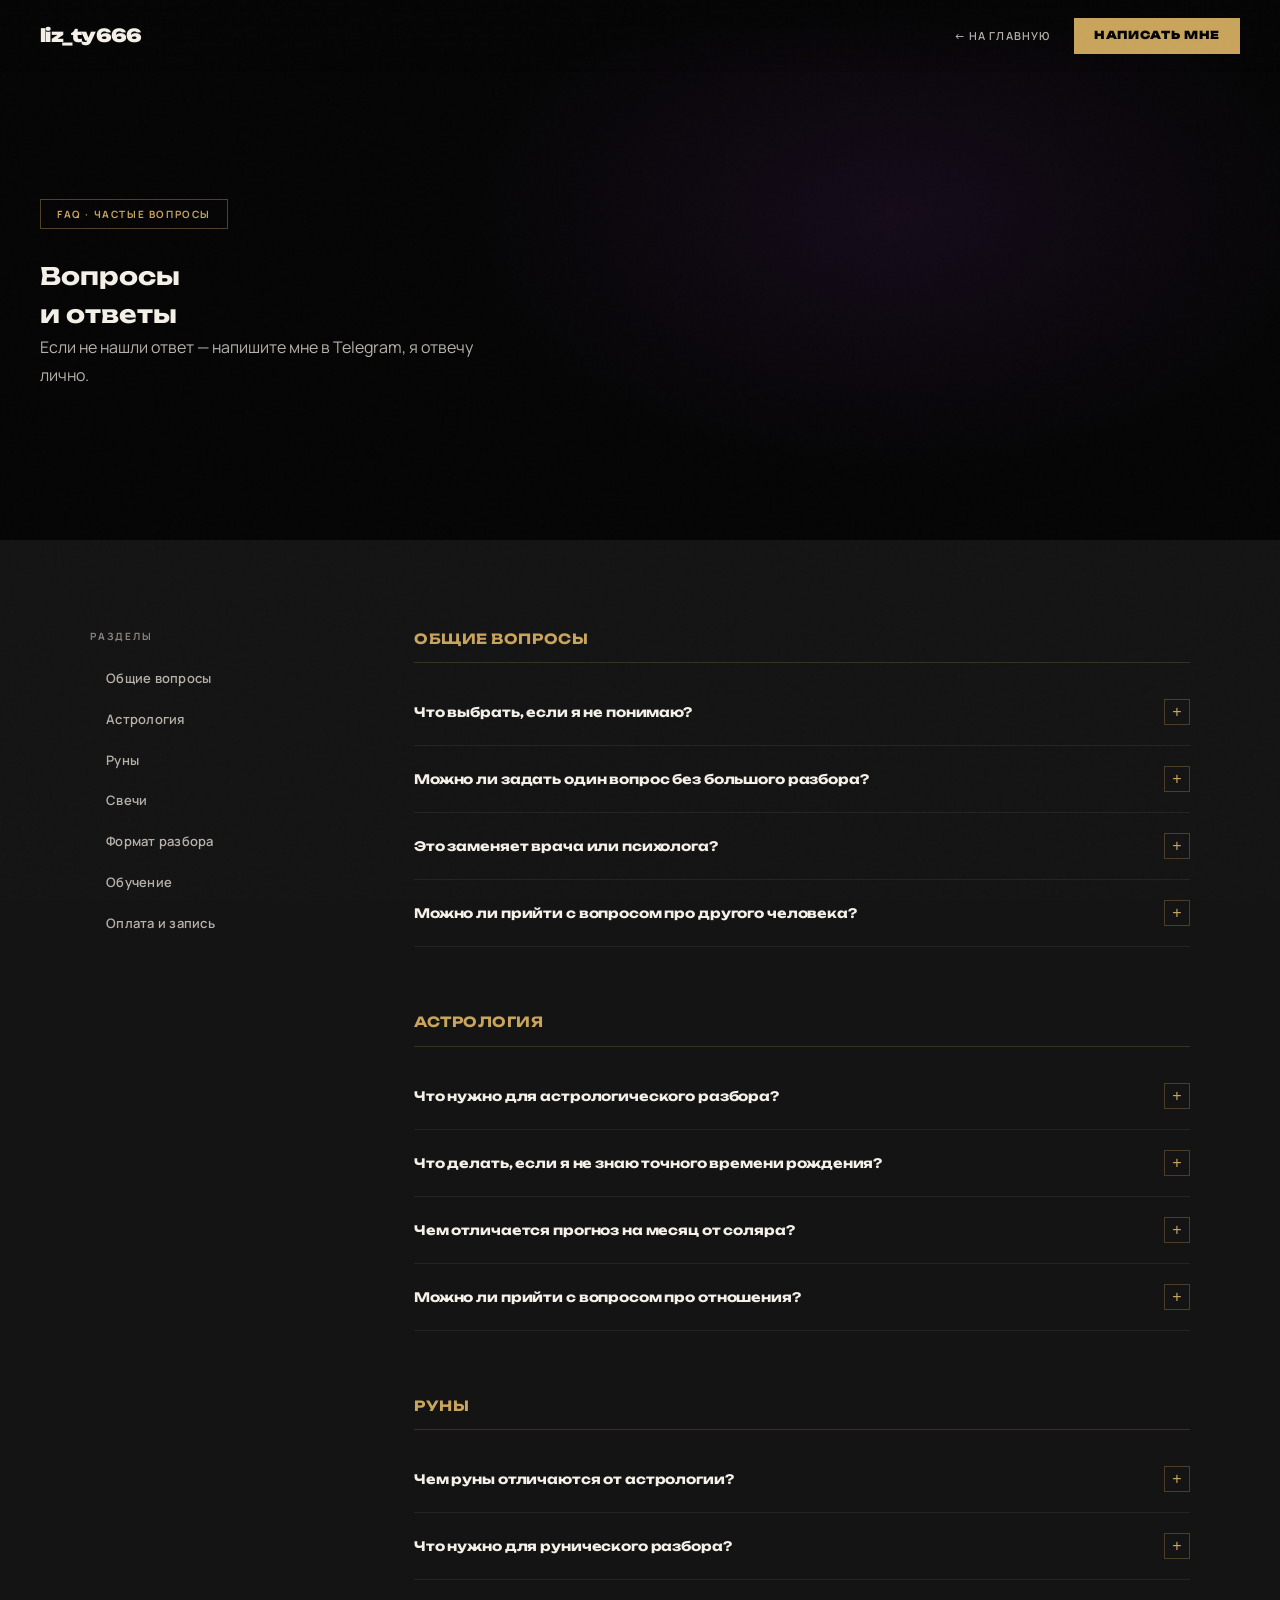
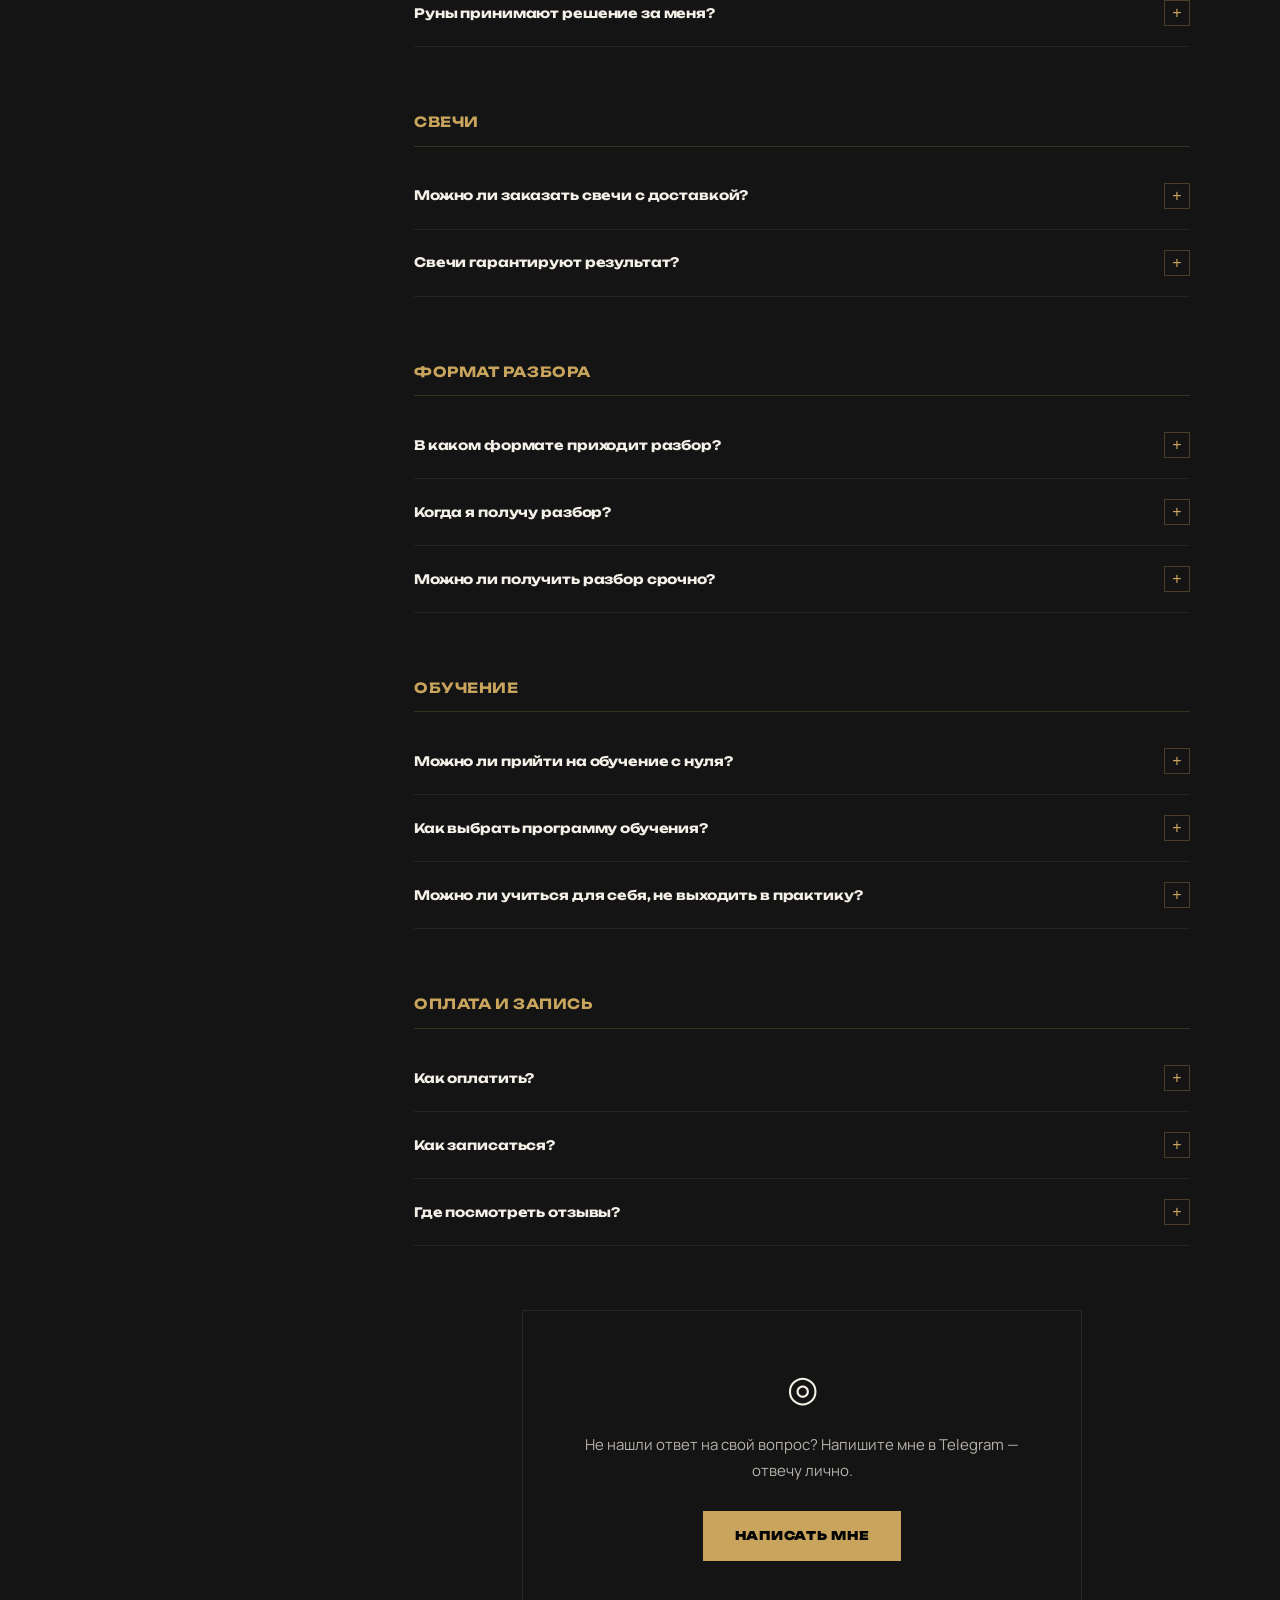
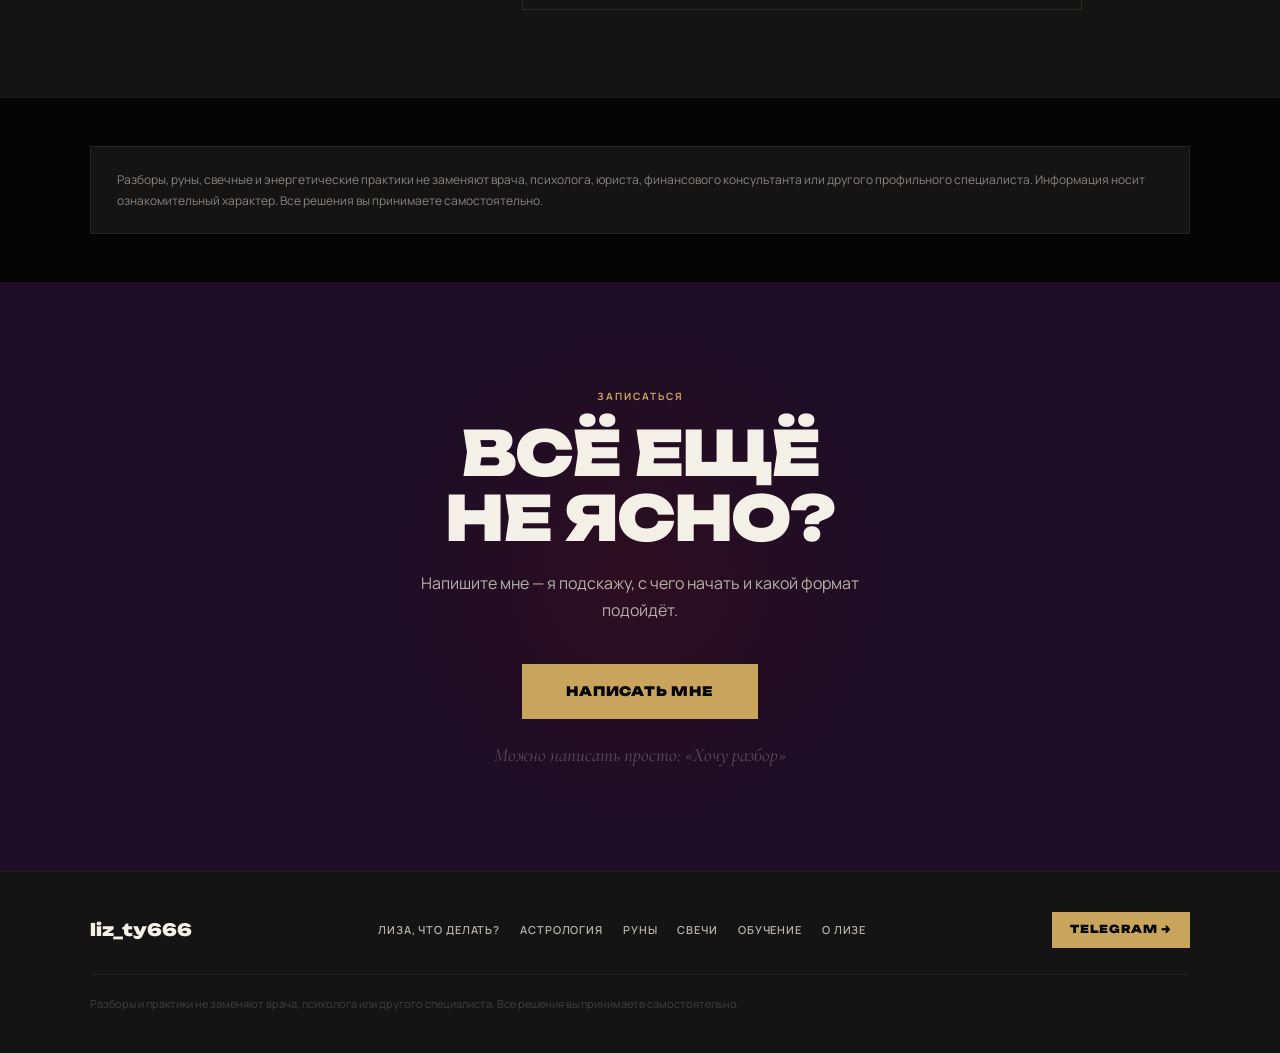
<file: faq.html>
<!DOCTYPE html>
<html lang="ru">
<head>
<meta charset="UTF-8">
<meta name="viewport" content="width=device-width, initial-scale=1.0">
<title>FAQ liz_ty666 — вопросы о консультациях, рунах, свечах и обучении</title>
<meta name="description" content="Частые вопросы liz_ty666: что выбрать, что нужно для разбора, как проходит, как оплатить, про руны, свечи и обучение. Запись в Telegram.">
<meta property="og:title" content="FAQ — liz_ty666">
<meta property="og:description" content="Частые вопросы о консультациях, астрологии, рунах, свечах и обучении.">
<meta property="og:type" content="website">
<link rel="preconnect" href="https://fonts.googleapis.com">
<link rel="preconnect" href="https://fonts.gstatic.com" crossorigin>
<link href="https://fonts.googleapis.com/css2?family=Cormorant+Garamond:ital,wght@0,400;0,600;0,700;1,400;1,600&family=Unbounded:wght@400;700;900&family=Manrope:wght@300;400;500;600&display=swap" rel="stylesheet">
<style>
:root{--black:#050505;--graphite:#141414;--graphite2:#1a1a1a;--milk:#F4F0E8;--grey:#B7B1AA;--grey2:#8A8480;--gold:#C9A45C;--gold-light:#DDB96E;--bordeaux:#4B0F18;--violet2:#1d0d25}*,*::before,*::after{margin:0;padding:0;box-sizing:border-box}html{scroll-behavior:smooth}body{background:var(--black);color:var(--milk);font-family:'Manrope',sans-serif;font-size:16px;line-height:1.6;overflow-x:hidden}body::before{content:'';position:fixed;inset:0;background-image:url("data:image/svg+xml,%3Csvg viewBox='0 0 256 256' xmlns='http://www.w3.org/2000/svg'%3E%3Cfilter id='n'%3E%3CfeTurbulence type='fractalNoise' baseFrequency='0.9' numOctaves='4' stitchTiles='stitch'/%3E%3C/filter%3E%3Crect width='100%25' height='100%25' filter='url(%23n)' opacity='0.04'/%3E%3C/svg%3E");pointer-events:none;z-index:9999;opacity:.4}@media(prefers-reduced-motion:reduce){*,*::before,*::after{animation-duration:.01ms!important;transition-duration:.01ms!important}html{scroll-behavior:auto}}:focus-visible{outline:2px solid var(--gold);outline-offset:3px}h1,h2,h3{font-family:'Unbounded',sans-serif}header{position:fixed;top:0;left:0;right:0;z-index:1000;padding:18px 40px;display:flex;align-items:center;justify-content:space-between;background:linear-gradient(to bottom,rgba(5,5,5,.96) 0%,transparent 100%);backdrop-filter:blur(2px)}.logo{font-family:'Unbounded',sans-serif;font-size:18px;font-weight:900;color:var(--milk);letter-spacing:-.04em;text-decoration:none}.header-right{display:flex;align-items:center;gap:24px}.back-link{font-size:11px;font-weight:600;letter-spacing:.1em;text-transform:uppercase;color:var(--grey);text-decoration:none;transition:color .25s}.back-link:hover{color:var(--milk)}.header-cta{background:var(--gold);color:var(--black);padding:9px 20px;font-family:'Unbounded',sans-serif;font-size:11px;font-weight:900;letter-spacing:.06em;text-transform:uppercase;text-decoration:none;transition:background .25s}.header-cta:hover{background:var(--gold-light)}.burger{display:none;flex-direction:column;gap:5px;cursor:pointer;padding:6px;background:none;border:none}.burger span{display:block;width:22px;height:2px;background:var(--milk)}.mob-nav{display:none;position:fixed;inset:0;background:rgba(5,5,5,.98);z-index:999;flex-direction:column;align-items:center;justify-content:center;gap:26px}.mob-nav.open{display:flex}.mob-nav a{font-family:'Unbounded',sans-serif;font-size:18px;font-weight:700;color:var(--milk);text-decoration:none}.mob-nav a:hover{color:var(--gold)}.mob-close{position:absolute;top:22px;right:24px;font-size:24px;color:var(--grey);cursor:pointer;background:none;border:none}.fixed-mob{display:none;position:fixed;bottom:0;left:0;right:0;z-index:998;padding-bottom:env(safe-area-inset-bottom)}.fixed-mob a{display:block;background:var(--gold);color:var(--black);text-align:center;padding:15px;font-family:'Unbounded',sans-serif;font-size:13px;font-weight:900;letter-spacing:.04em;text-transform:uppercase;text-decoration:none}.btn-primary{display:inline-block;background:var(--gold);color:var(--black);padding:15px 32px;font-family:'Unbounded',sans-serif;font-size:12px;font-weight:900;letter-spacing:.06em;text-transform:uppercase;text-decoration:none;transition:background .25s}.btn-primary:hover{background:var(--gold-light)}.fi{opacity:0;transform:translateY(20px);transition:opacity .6s ease,transform .6s ease}.fi.vis{opacity:1;transform:translateY(0)}.fi-d1{transition-delay:.1s}.fi-d2{transition-delay:.2s}section{padding:88px 40px}.container{max-width:1100px;margin:0 auto}.section-label{display:inline-block;font-size:10px;font-weight:700;letter-spacing:.2em;text-transform:uppercase;color:var(--gold);margin-bottom:16px}.section-title{font-size:clamp(26px,4vw,52px);font-weight:900;line-height:1.05;letter-spacing:-.03em;text-transform:uppercase;margin-bottom:16px}.gold-line{width:48px;height:1px;background:var(--gold);opacity:.4;margin:20px 0}#hero{min-height:60vh;display:flex;align-items:center;position:relative;overflow:hidden;padding:120px 40px 72px}.hero-bg{position:absolute;inset:0;background:radial-gradient(ellipse 50% 70% at 70% 40%,rgba(37,17,46,.5) 0%,transparent 70%),var(--black)}.hero-content{position:relative;z-index:2;max-width:660px}.hero-tag{display:inline-block;border:1px solid rgba(201,164,92,.38);color:var(--gold);font-size:10px;font-weight:700;letter-spacing:.16em;text-transform:uppercase;padding:6px 16px;margin-bottom:28px}.hero h1{font-size:clamp(34px,5vw,68px);font-weight:900;line-height:1.05;letter-spacing:-.03em;text-transform:uppercase;margin-bottom:20px}.hero-sub{font-size:16px;line-height:1.75;color:var(--grey);max-width:480px}.faq-page-layout{display:grid;grid-template-columns:260px 1fr;gap:64px;align-items:start}.faq-nav{position:sticky;top:100px}.faq-nav-title{font-size:10px;font-weight:700;letter-spacing:.18em;text-transform:uppercase;color:var(--grey2);margin-bottom:16px}.faq-nav ul{list-style:none;display:flex;flex-direction:column;gap:4px}.faq-nav li a{display:block;font-size:13px;font-weight:600;color:var(--grey);text-decoration:none;padding:8px 14px;border-left:2px solid transparent;transition:all .25s;letter-spacing:.02em}.faq-nav li a:hover{color:var(--gold);border-left-color:var(--gold)}.faq-section{margin-bottom:64px}.faq-section-title{font-family:'Unbounded',sans-serif;font-size:14px;font-weight:700;text-transform:uppercase;letter-spacing:.04em;color:var(--gold);margin-bottom:16px;padding-bottom:12px;border-bottom:1px solid rgba(201,164,92,.2)}.faq-item{border-bottom:1px solid rgba(255,255,255,.07)}.faq-q{padding:20px 0;display:flex;justify-content:space-between;align-items:center;gap:16px;width:100%;background:none;border:none;text-align:left;cursor:pointer}.faq-q h3{font-family:'Unbounded',sans-serif;font-size:13px;font-weight:700;color:var(--milk);letter-spacing:-.01em;line-height:1.4;flex:1}.faq-toggle{width:26px;height:26px;border:1px solid rgba(201,164,92,.3);display:flex;align-items:center;justify-content:center;flex-shrink:0;color:var(--gold);font-size:16px;transition:all .3s;pointer-events:none}.faq-item.open .faq-toggle{background:var(--gold);color:var(--black);transform:rotate(45deg)}.faq-a{max-height:0;overflow:hidden;transition:max-height .4s ease,padding .3s}.faq-item.open .faq-a{max-height:400px;padding-bottom:22px}.faq-a p{font-size:14px;color:var(--grey);line-height:1.8}.faq-a a{color:var(--gold);text-decoration:none;border-bottom:1px solid rgba(201,164,92,.3)}.faq-a a:hover{border-color:var(--gold)}.still-q{background:var(--graphite);border:1px solid rgba(201,164,92,.14);padding:48px;text-align:center;max-width:560px;margin:0 auto}.still-q p{font-size:15px;color:var(--grey);margin-bottom:28px;line-height:1.7}.disclaimer{border:1px solid rgba(183,177,170,.1);padding:22px 26px;background:var(--graphite)}.disclaimer p{font-size:12px;color:var(--grey2);line-height:1.75}#final-cta{background:var(--violet2);text-align:center;padding:100px 40px;position:relative;overflow:hidden}#final-cta::before{content:'';position:absolute;top:50%;left:50%;transform:translate(-50%,-50%);width:500px;height:500px;border-radius:50%;background:radial-gradient(circle,rgba(75,15,24,.35) 0%,transparent 70%);pointer-events:none}.final-inner{position:relative;z-index:2}.final-inner .section-title{font-size:clamp(30px,5vw,62px);margin-bottom:20px}.final-inner p{font-size:16px;color:var(--grey);margin-bottom:40px;line-height:1.7;max-width:440px;margin-left:auto;margin-right:auto}.final-hint{margin-top:20px!important;margin-bottom:0!important;font-family:'Cormorant Garamond',serif;font-size:19px!important;font-style:italic;color:rgba(183,177,170,.38)!important}footer{background:var(--graphite);border-top:1px solid rgba(244,240,232,.05);padding:40px}.footer-inner{max-width:1100px;margin:0 auto 26px;display:flex;align-items:center;justify-content:space-between;flex-wrap:wrap;gap:20px}.footer-logo{font-family:'Unbounded',sans-serif;font-size:17px;font-weight:900;color:var(--milk);text-decoration:none}.footer-links{display:flex;gap:20px;flex-wrap:wrap}.footer-links a{font-size:11px;font-weight:600;letter-spacing:.08em;text-transform:uppercase;color:var(--grey);text-decoration:none;transition:color .25s}.footer-links a:hover{color:var(--milk)}.footer-tg{display:inline-block;background:var(--gold);color:var(--black);padding:9px 18px;font-family:'Unbounded',sans-serif;font-size:11px;font-weight:900;letter-spacing:.06em;text-transform:uppercase;text-decoration:none}.footer-bottom{max-width:1100px;margin:0 auto;border-top:1px solid rgba(244,240,232,.05);padding-top:20px}.footer-disclaimer{font-size:11px;color:rgba(183,177,170,.28);line-height:1.7}@media(max-width:900px){.faq-page-layout{grid-template-columns:1fr}.faq-nav{display:none}}@media(max-width:768px){header{padding:14px 20px}.header-right{gap:14px}.back-link{display:none}.burger{display:flex}.header-cta{display:none}.fixed-mob{display:block}section{padding:64px 20px}#hero{padding:100px 20px 64px;min-height:auto}footer{padding:40px 20px 90px}.btn-primary{width:100%;text-align:center}.footer-inner{flex-direction:column;align-items:flex-start}.still-q{padding:32px 22px}}
</style>
</head>
<body>
<header><a href="index.html" class="logo">liz_ty666</a><div class="header-right"><a href="index.html" class="back-link">← На главную</a><a href="https://t.me/liz_ty666?text=Здравствуйте!%20Хочу%20задать%20вопрос%20или%20записаться.%20Мой%20запрос:" target="_blank" rel="noopener noreferrer" class="header-cta">Написать мне</a><button class="burger" aria-label="Открыть меню" aria-expanded="false" aria-controls="mobNav" onclick="openMob(this)"><span></span><span></span><span></span></button></div></header>
<div class="mob-nav" id="mobNav"><button class="mob-close" aria-label="Закрыть" onclick="closeMob()">✕</button><a href="index.html" onclick="closeMob()">Главная</a><a href="liza-chto-delat.html" onclick="closeMob()">Лиза, что делать?</a><a href="astrology.html" onclick="closeMob()">Астрология</a><a href="runes.html" onclick="closeMob()">Руны</a><a href="candles.html" onclick="closeMob()">Свечи</a><a href="education.html" onclick="closeMob()">Обучение</a><a href="about.html" onclick="closeMob()">О Лизе</a><a href="https://t.me/liz_ty666" target="_blank" rel="noopener noreferrer" onclick="closeMob()">Telegram →</a></div>
<div class="fixed-mob"><a href="https://t.me/liz_ty666?text=Здравствуйте!%20Хочу%20задать%20вопрос%20или%20записаться.%20Мой%20запрос:" target="_blank" rel="noopener noreferrer">Написать мне →</a></div>
<section id="hero"><div class="hero-bg" aria-hidden="true"></div><div class="hero-content fi"><div class="hero-tag">FAQ · Частые вопросы</div><h1>Вопросы<br>и ответы</h1><p class="hero-sub">Если не нашли ответ — напишите мне в Telegram, я отвечу лично.</p></div></section>
<section style="background:var(--graphite);"><div class="container"><div class="faq-page-layout"><nav class="faq-nav fi" aria-label="Разделы FAQ"><div class="faq-nav-title">Разделы</div><ul><li><a href="#faq-general">Общие вопросы</a></li><li><a href="#faq-astro">Астрология</a></li><li><a href="#faq-runes">Руны</a></li><li><a href="#faq-candles">Свечи</a></li><li><a href="#faq-format">Формат разбора</a></li><li><a href="#faq-education">Обучение</a></li><li><a href="#faq-payment">Оплата и запись</a></li></ul></nav><div class="fi fi-d1">
<div class="faq-section" id="faq-general"><div class="faq-section-title">Общие вопросы</div><div class="faq-item"><button class="faq-q" aria-expanded="false" onclick="toggleFaq(this)"><h3>Что выбрать, если я не понимаю?</h3><div class="faq-toggle" aria-hidden="true">+</div></button><div class="faq-a" role="region"><p>Напишите мне в Telegram и коротко опишите ситуацию. Я подскажу, какой формат подойдёт. Можно написать просто: «Хочу разбор, не знаю что выбрать» — и описать, что происходит.</p></div></div><div class="faq-item"><button class="faq-q" aria-expanded="false" onclick="toggleFaq(this)"><h3>Можно ли задать один вопрос без большого разбора?</h3><div class="faq-toggle" aria-hidden="true">+</div></button><div class="faq-a" role="region"><p>Да. Для этого есть формат <a href="liza-chto-delat.html">«Лиза, что делать?»</a> — 2 766 ₽ за 1 запрос. Разбор голосовыми в течение 2–3 дней. Это самый простой вход.</p></div></div><div class="faq-item"><button class="faq-q" aria-expanded="false" onclick="toggleFaq(this)"><h3>Это заменяет врача или психолога?</h3><div class="faq-toggle" aria-hidden="true">+</div></button><div class="faq-a" role="region"><p>Нет. Разборы, руны, свечные и энергетические практики не заменяют врача, психолога, юриста или финансового консультанта. Разбор может помочь увидеть суть ситуации и понять, куда смотреть. Все решения вы принимаете самостоятельно.</p></div></div><div class="faq-item"><button class="faq-q" aria-expanded="false" onclick="toggleFaq(this)"><h3>Можно ли прийти с вопросом про другого человека?</h3><div class="faq-toggle" aria-hidden="true">+</div></button><div class="faq-a" role="region"><p>Да. Уточните в запросе, о ком или о чём ситуация — я скажу, что понадобится для разбора.</p></div></div></div>
<div class="faq-section" id="faq-astro"><div class="faq-section-title">Астрология</div><div class="faq-item"><button class="faq-q" aria-expanded="false" onclick="toggleFaq(this)"><h3>Что нужно для астрологического разбора?</h3><div class="faq-toggle" aria-hidden="true">+</div></button><div class="faq-a" role="region"><p>Обычно нужны дата рождения, время рождения и город рождения. Для некоторых форматов — только дата. Если чего-то нет, уточните в Telegram — я скажу, как быть.</p></div></div><div class="faq-item"><button class="faq-q" aria-expanded="false" onclick="toggleFaq(this)"><h3>Что делать, если я не знаю точного времени рождения?</h3><div class="faq-toggle" aria-hidden="true">+</div></button><div class="faq-a" role="region"><p>Напишите мне — в ряде случаев можно работать с приблизительным временем или без него. Это зависит от формата разбора.</p></div></div><div class="faq-item"><button class="faq-q" aria-expanded="false" onclick="toggleFaq(this)"><h3>Чем отличается прогноз на месяц от соляра?</h3><div class="faq-toggle" aria-hidden="true">+</div></button><div class="faq-a" role="region"><p>Прогноз на месяц — это детальный взгляд на конкретный месяц: фон, риски, возможности. 5 666 ₽. Соляр — это прогноз на весь личный год от дня рождения: главные темы, периоды и общая картина. 7 666 ₽.</p></div></div><div class="faq-item"><button class="faq-q" aria-expanded="false" onclick="toggleFaq(this)"><h3>Можно ли прийти с вопросом про отношения?</h3><div class="faq-toggle" aria-hidden="true">+</div></button><div class="faq-a" role="region"><p>Да. Для этого есть отдельный формат — разбор по отношениям за 11 666 ₽. Также отношения можно рассмотреть через руны или включить в прогноз на месяц.</p></div></div></div>
<div class="faq-section" id="faq-runes"><div class="faq-section-title">Руны</div><div class="faq-item"><button class="faq-q" aria-expanded="false" onclick="toggleFaq(this)"><h3>Чем руны отличаются от астрологии?</h3><div class="faq-toggle" aria-hidden="true">+</div></button><div class="faq-a" role="region"><p>Астрология показывает периоды, сценарии и карту человека. Руны показывают энергию конкретной ситуации, скрытые процессы и направление.</p></div></div><div class="faq-item"><button class="faq-q" aria-expanded="false" onclick="toggleFaq(this)"><h3>Что нужно для рунического разбора?</h3><div class="faq-toggle" aria-hidden="true">+</div></button><div class="faq-a" role="region"><p>Обычно достаточно запроса своими словами. Если понадобится дополнительная информация, я уточню в Telegram.</p></div></div><div class="faq-item"><button class="faq-q" aria-expanded="false" onclick="toggleFaq(this)"><h3>Руны принимают решение за меня?</h3><div class="faq-toggle" aria-hidden="true">+</div></button><div class="faq-a" role="region"><p>Нет. Руны помогают увидеть энергию ситуации и возможные направления. Решение всегда остаётся за вами.</p></div></div></div>
<div class="faq-section" id="faq-candles"><div class="faq-section-title">Свечи</div><div class="faq-item"><button class="faq-q" aria-expanded="false" onclick="toggleFaq(this)"><h3>Можно ли заказать свечи с доставкой?</h3><div class="faq-toggle" aria-hidden="true">+</div></button><div class="faq-a" role="region"><p>Да. Доставка оплачивается отдельно. Также можно забрать лично. Уточните условия в Telegram.</p></div></div><div class="faq-item"><button class="faq-q" aria-expanded="false" onclick="toggleFaq(this)"><h3>Свечи гарантируют результат?</h3><div class="faq-toggle" aria-hidden="true">+</div></button><div class="faq-a" role="region"><p>Нет. Свечи — инструмент для работы с намерением и состоянием в рамках личной практики. Они не обещают гарантированного результата и не заменяют помощь профильных специалистов.</p></div></div></div>
<div class="faq-section" id="faq-format"><div class="faq-section-title">Формат разбора</div><div class="faq-item"><button class="faq-q" aria-expanded="false" onclick="toggleFaq(this)"><h3>В каком формате приходит разбор?</h3><div class="faq-toggle" aria-hidden="true">+</div></button><div class="faq-a" role="region"><p>Разборы отдаются голосовыми сообщениями в Telegram. Это живо, понятно и воспринимается легче, чем длинный текст. Для некоторых форматов возможен текст — уточняется при записи.</p></div></div><div class="faq-item"><button class="faq-q" aria-expanded="false" onclick="toggleFaq(this)"><h3>Когда я получу разбор?</h3><div class="faq-toggle" aria-hidden="true">+</div></button><div class="faq-a" role="region"><p>Срок зависит от формата: от 1–2 дней до 7–14 дней. Формат «Лиза, что делать?» — 2–3 дня.</p></div></div><div class="faq-item"><button class="faq-q" aria-expanded="false" onclick="toggleFaq(this)"><h3>Можно ли получить разбор срочно?</h3><div class="faq-toggle" aria-hidden="true">+</div></button><div class="faq-a" role="region"><p>Уточните при записи — я отвечу, возможно ли ускорить в конкретный момент.</p></div></div></div>
<div class="faq-section" id="faq-education"><div class="faq-section-title">Обучение</div><div class="faq-item"><button class="faq-q" aria-expanded="false" onclick="toggleFaq(this)"><h3>Можно ли прийти на обучение с нуля?</h3><div class="faq-toggle" aria-hidden="true">+</div></button><div class="faq-a" role="region"><p>Да. Психосоматика, свечная магия и натальная астрология — хороший старт с нуля. Если не понимаете, с чего начать — напишите, я подскажу маршрут.</p></div></div><div class="faq-item"><button class="faq-q" aria-expanded="false" onclick="toggleFaq(this)"><h3>Как выбрать программу обучения?</h3><div class="faq-toggle" aria-hidden="true">+</div></button><div class="faq-a" role="region"><p>Напишите мне в Telegram, что вас интересует и какой у вас опыт. Я подскажу, какая программа подойдёт — для себя или для работы с клиентами.</p></div></div><div class="faq-item"><button class="faq-q" aria-expanded="false" onclick="toggleFaq(this)"><h3>Можно ли учиться для себя, не выходить в практику?</h3><div class="faq-toggle" aria-hidden="true">+</div></button><div class="faq-a" role="region"><p>Да. Многие приходят именно для себя: понять свою карту, периоды, освоить свечную работу. Выходить в практику с клиентами не обязательно.</p></div></div></div>
<div class="faq-section" id="faq-payment"><div class="faq-section-title">Оплата и запись</div><div class="faq-item"><button class="faq-q" aria-expanded="false" onclick="toggleFaq(this)"><h3>Как оплатить?</h3><div class="faq-toggle" aria-hidden="true">+</div></button><div class="faq-a" role="region"><p>Детали оплаты уточняются в Telegram после описания запроса. Напишите мне — я расскажу, как это работает.</p></div></div><div class="faq-item"><button class="faq-q" aria-expanded="false" onclick="toggleFaq(this)"><h3>Как записаться?</h3><div class="faq-toggle" aria-hidden="true">+</div></button><div class="faq-a" role="region"><p>Напишите мне в Telegram: <a href="https://t.me/liz_ty666" target="_blank" rel="noopener noreferrer">@liz_ty666</a>. Опишите запрос или ситуацию — я подскажу, с чего начать, и уточню все детали.</p></div></div><div class="faq-item"><button class="faq-q" aria-expanded="false" onclick="toggleFaq(this)"><h3>Где посмотреть отзывы?</h3><div class="faq-toggle" aria-hidden="true">+</div></button><div class="faq-a" role="region"><p>Отзывы собраны в Telegram. Также можно посмотреть на <a href="reviews.html">странице отзывов</a>.</p></div></div></div>
<div class="still-q fi fi-d2"><div style="font-size:36px;margin-bottom:16px;" aria-hidden="true">◎</div><p>Не нашли ответ на свой вопрос? Напишите мне в Telegram — отвечу лично.</p><a href="https://t.me/liz_ty666?text=Здравствуйте!%20Хочу%20задать%20вопрос:" target="_blank" rel="noopener noreferrer" class="btn-primary">Написать мне</a></div>
</div></div></div></section>
<section style="background:var(--black);padding:48px 40px;"><div class="container"><div class="disclaimer fi"><p>Разборы, руны, свечные и энергетические практики не заменяют врача, психолога, юриста, финансового консультанта или другого профильного специалиста. Информация носит ознакомительный характер. Все решения вы принимаете самостоятельно.</p></div></div></section>
<section id="final-cta"><div class="final-inner fi"><div class="section-label">Записаться</div><h2 class="section-title">Всё ещё<br>не ясно?</h2><p>Напишите мне — я подскажу, с чего начать и какой формат подойдёт.</p><a href="https://t.me/liz_ty666?text=Здравствуйте!%20Хочу%20разбор,%20но%20не%20знаю,%20какой%20формат%20подойдёт.%20Мой%20запрос:" target="_blank" rel="noopener noreferrer" class="btn-primary" style="font-size:13px;padding:17px 44px;">Написать мне</a><p class="final-hint">Можно написать просто: «Хочу разбор»</p></div></section>
<footer><div class="footer-inner"><a href="index.html" class="footer-logo">liz_ty666</a><div class="footer-links"><a href="liza-chto-delat.html">Лиза, что делать?</a><a href="astrology.html">Астрология</a><a href="runes.html">Руны</a><a href="candles.html">Свечи</a><a href="education.html">Обучение</a><a href="about.html">О Лизе</a></div><a href="https://t.me/liz_ty666" target="_blank" rel="noopener noreferrer" class="footer-tg">Telegram →</a></div><div class="footer-bottom"><p class="footer-disclaimer">Разборы и практики не заменяют врача, психолога или другого специалиста. Все решения вы принимаете самостоятельно.</p></div></footer>
<script>function openMob(btn){document.getElementById('mobNav').classList.add('open');btn.setAttribute('aria-expanded','true');document.addEventListener('keydown',handleEsc)}function closeMob(){document.getElementById('mobNav').classList.remove('open');var b=document.querySelector('.burger');if(b)b.setAttribute('aria-expanded','false');document.removeEventListener('keydown',handleEsc)}function handleEsc(e){if(e.key==='Escape')closeMob()}function toggleFaq(btn){var item=btn.closest('.faq-item');var isOpen=item.classList.contains('open');document.querySelectorAll('.faq-item').forEach(function(i){i.classList.remove('open');var b=i.querySelector('.faq-q');if(b)b.setAttribute('aria-expanded','false')});if(!isOpen){item.classList.add('open');btn.setAttribute('aria-expanded','true')}}var obs=new IntersectionObserver(function(e){e.forEach(function(i){if(i.isIntersecting){i.target.classList.add('vis');obs.unobserve(i.target)}})},{threshold:.06});document.querySelectorAll('.fi').forEach(function(el){obs.observe(el)});setTimeout(function(){var hc=document.querySelector('.hero-content');if(hc)hc.classList.add('vis')},80);</script>
</body>
</html>
</file>
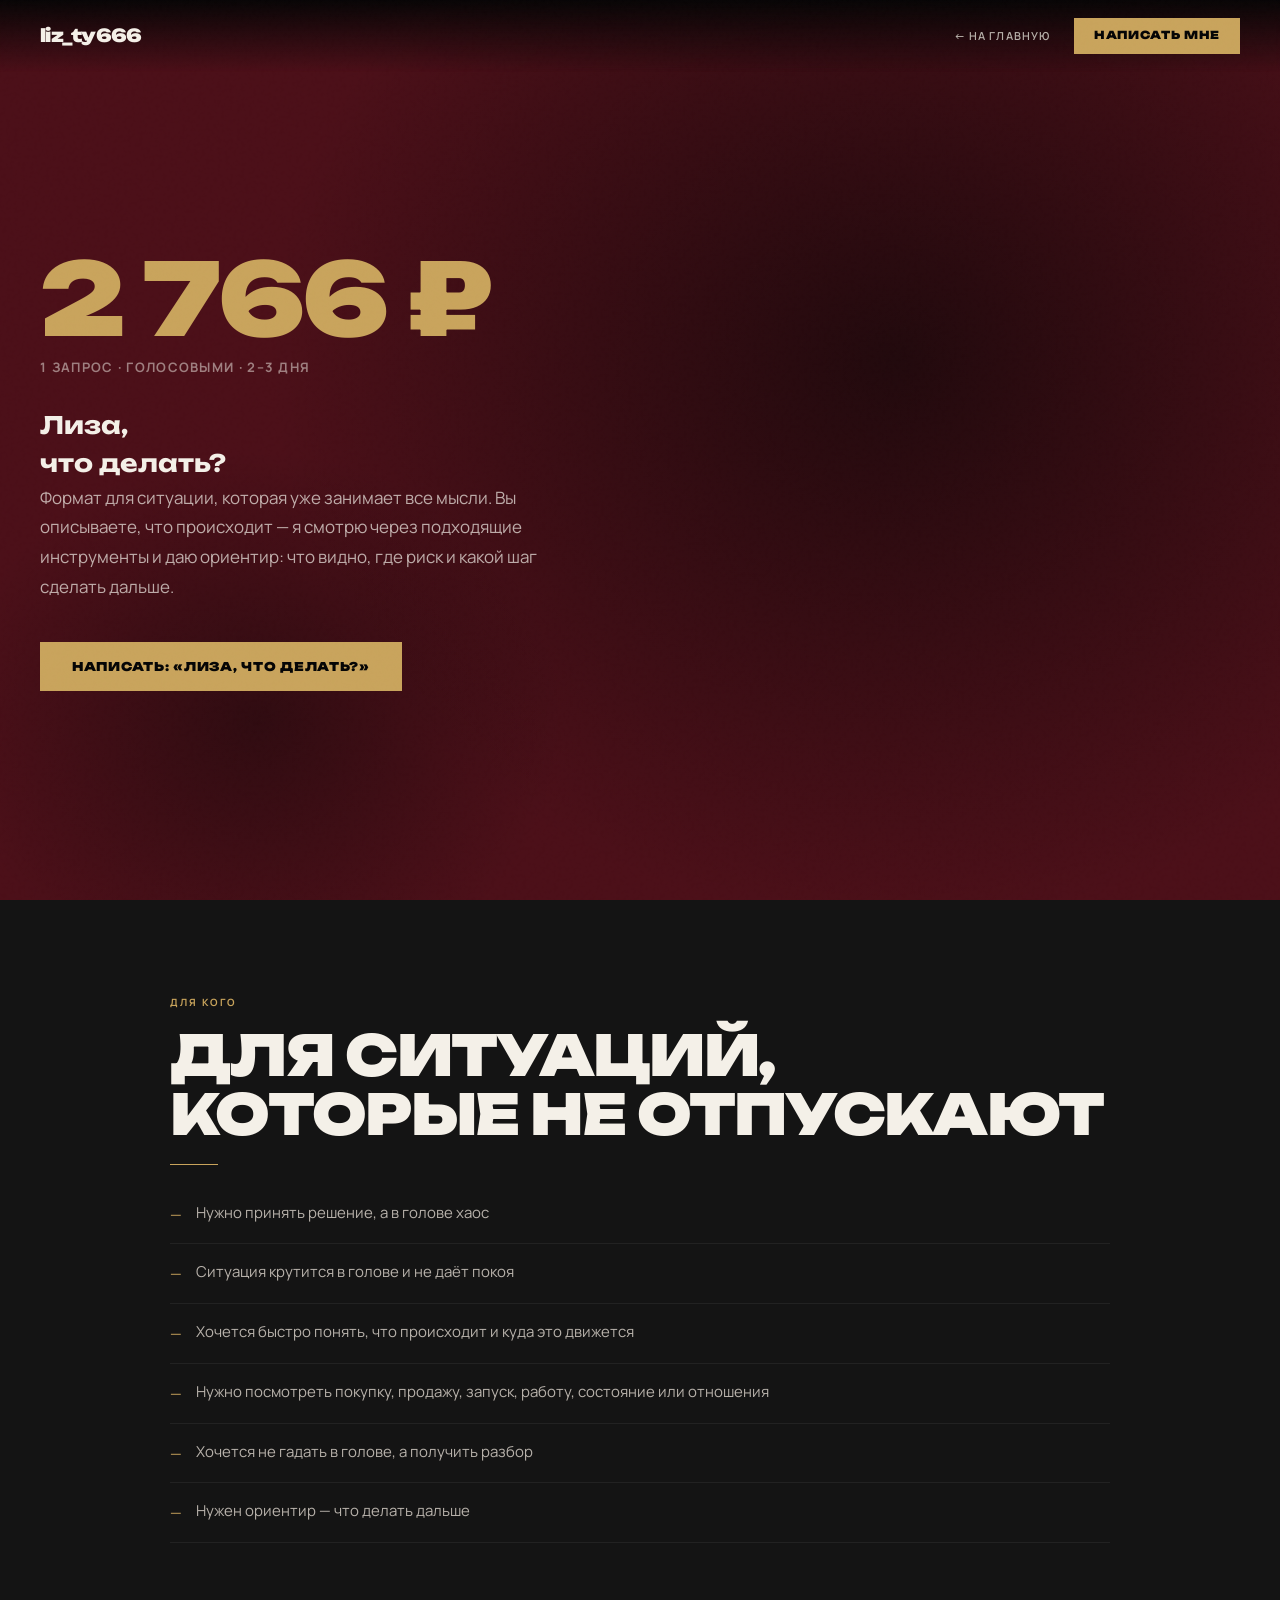
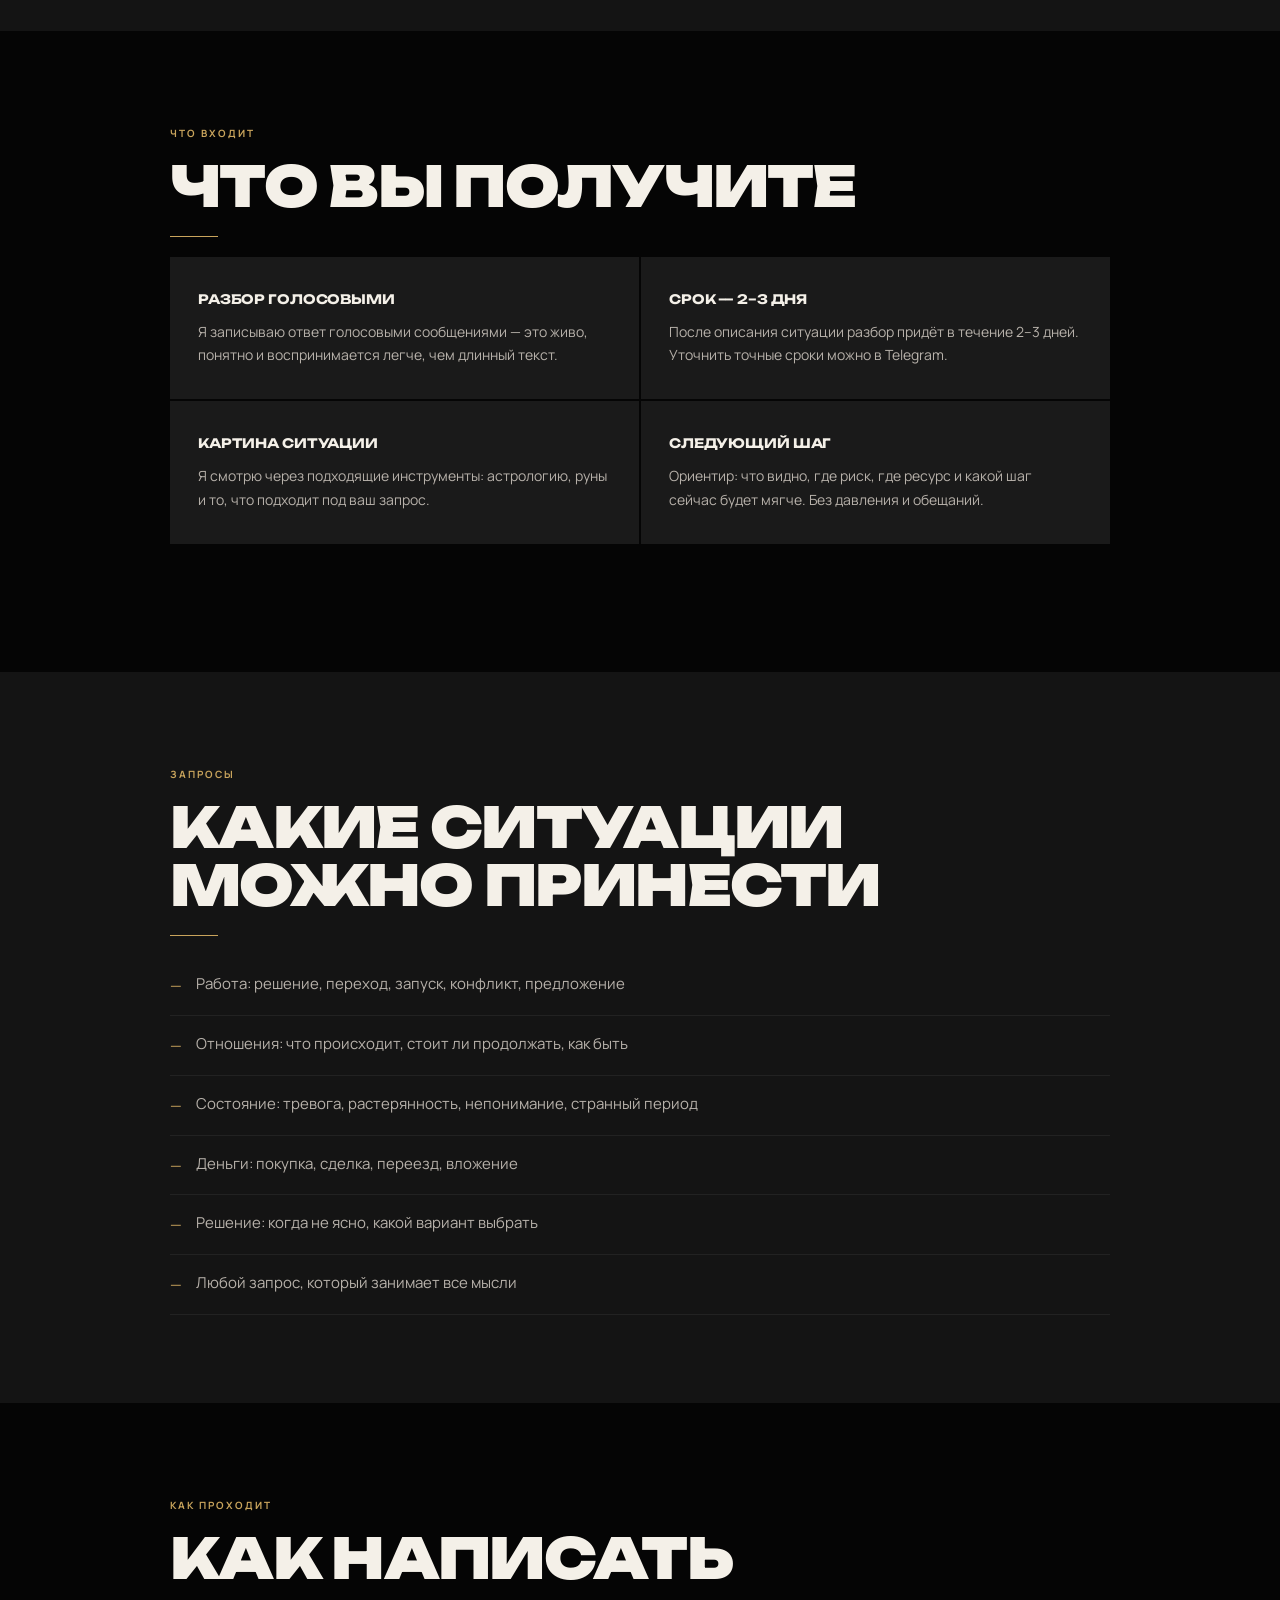
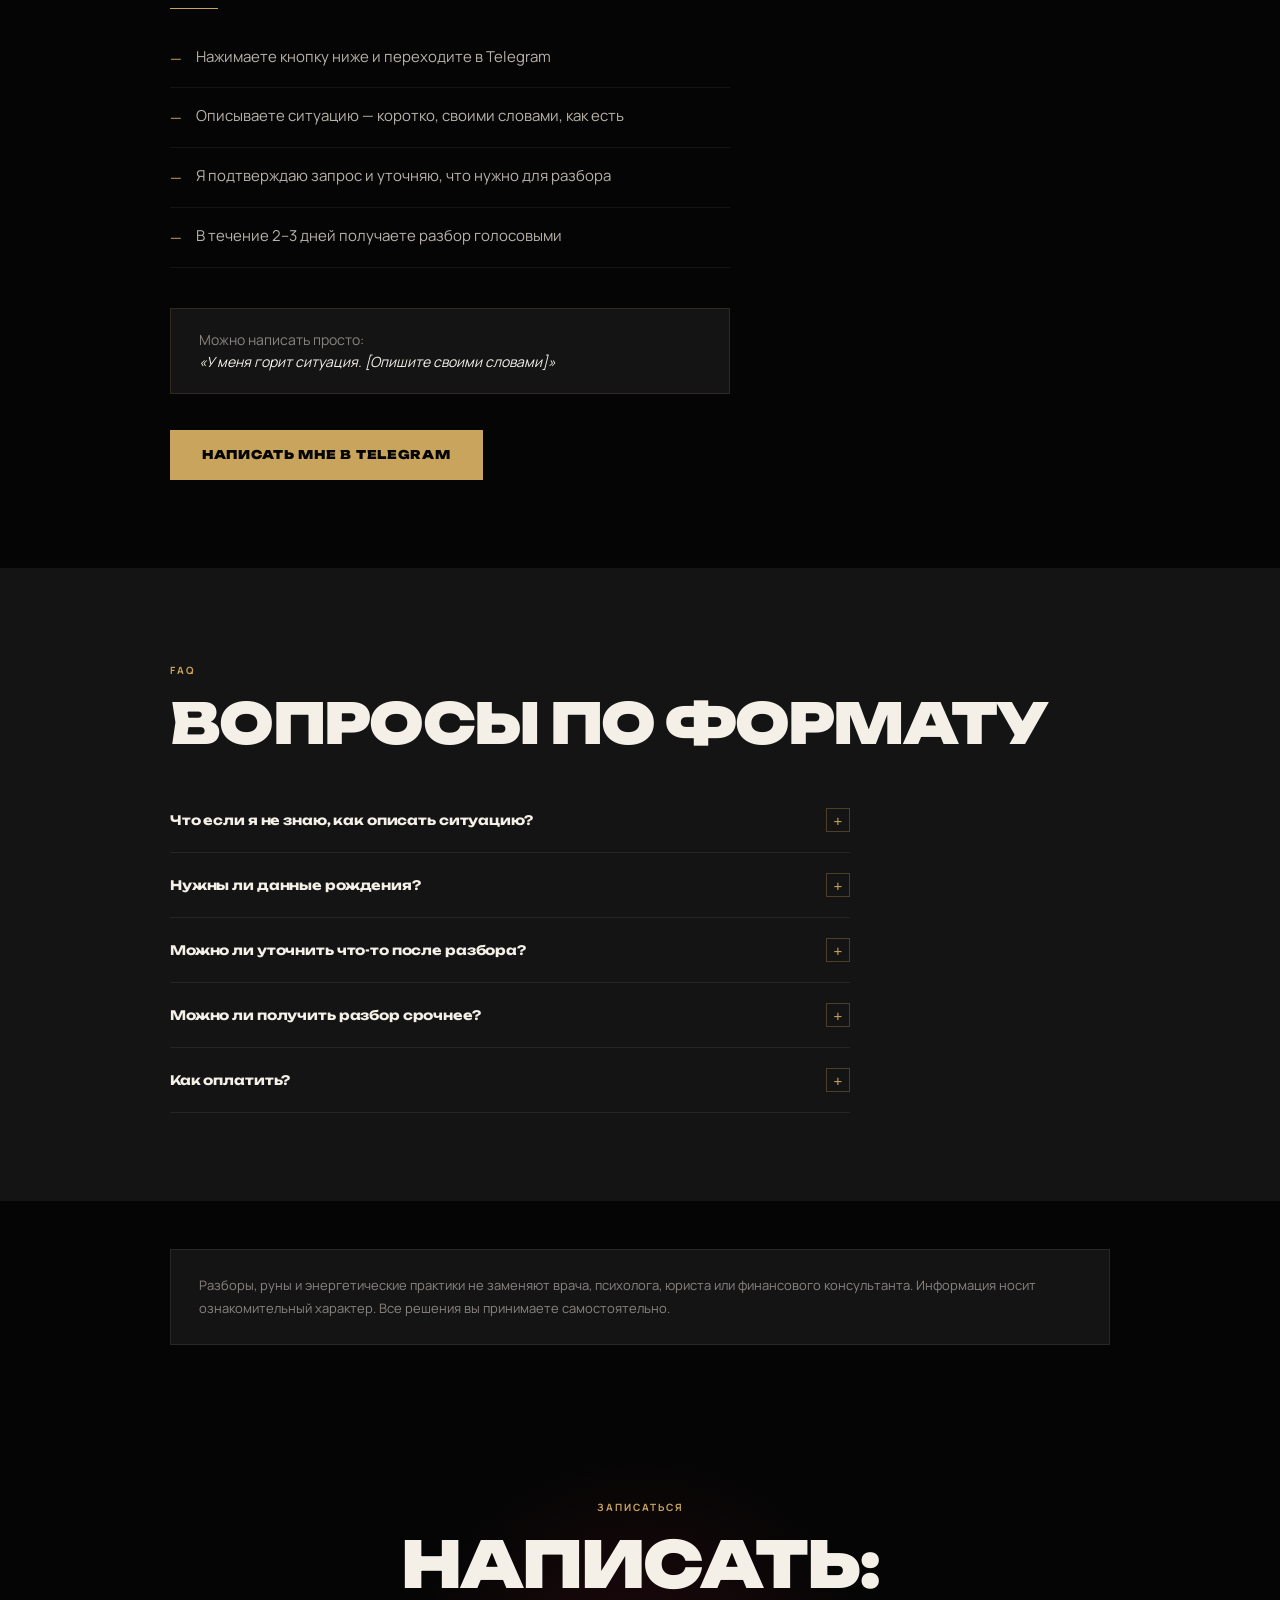
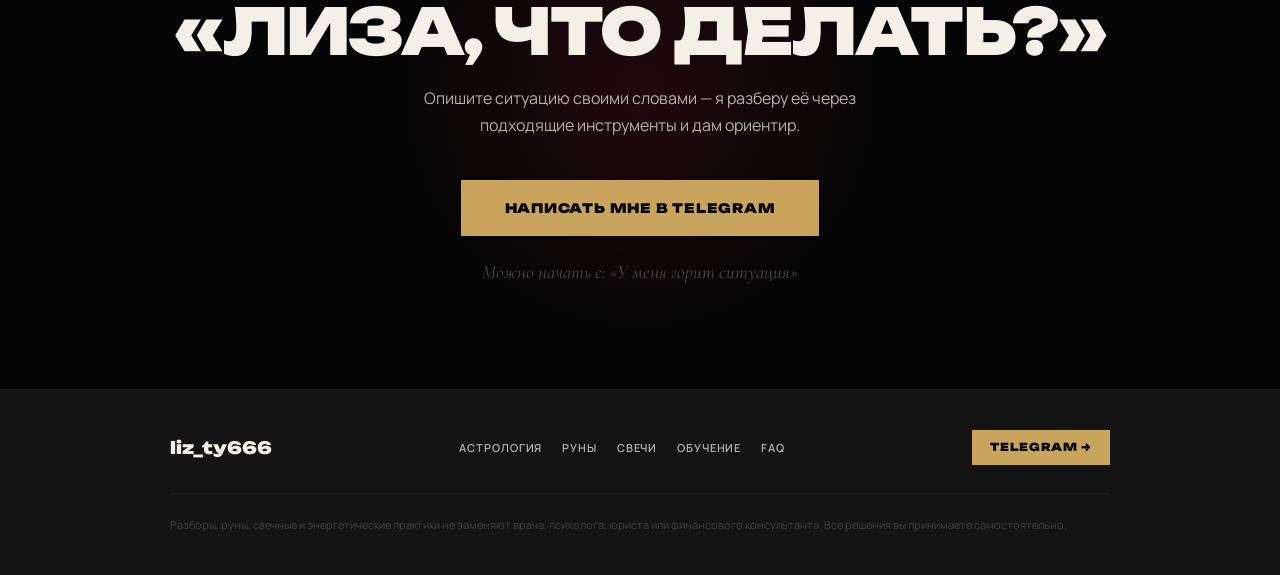
<file: liza-chto-delat.html>
<!DOCTYPE html>
<html lang="ru">
<head>
<meta charset="UTF-8">
<meta name="viewport" content="width=device-width, initial-scale=1.0">
<title>Лиза, что делать? — 2 766 ₽ | liz_ty666</title>
<meta name="description" content="Формат «Лиза, что делать?» — 1 запрос, разбор голосовыми за 2–3 дня, 2 766 ₽. Для ситуаций, которые уже занимают все мысли.">
<meta property="og:title" content="Лиза, что делать? — liz_ty666">
<meta property="og:description" content="1 запрос · голосовыми · 2–3 дня · 2 766 ₽. Напишите в Telegram.">
<meta property="og:type" content="website">
<link rel="preconnect" href="https://fonts.googleapis.com">
<link rel="preconnect" href="https://fonts.gstatic.com" crossorigin>
<link href="https://fonts.googleapis.com/css2?family=Cormorant+Garamond:ital,wght@0,400;0,600;0,700;1,400;1,600&family=Unbounded:wght@400;700;900&family=Manrope:wght@300;400;500;600&display=swap" rel="stylesheet">
<style>
:root{--black:#050505;--graphite:#141414;--graphite2:#1a1a1a;--milk:#F4F0E8;--grey:#B7B1AA;--grey2:#8A8480;--gold:#C9A45C;--gold-light:#DDB96E;--bordeaux:#4B0F18;--violet:#25112E;--violet2:#1d0d25}*,*::before,*::after{margin:0;padding:0;box-sizing:border-box}html{scroll-behavior:smooth}body{background:var(--black);color:var(--milk);font-family:'Manrope',sans-serif;font-size:16px;line-height:1.6;overflow-x:hidden}body::before{content:'';position:fixed;inset:0;background-image:url("data:image/svg+xml,%3Csvg viewBox='0 0 256 256' xmlns='http://www.w3.org/2000/svg'%3E%3Cfilter id='n'%3E%3CfeTurbulence type='fractalNoise' baseFrequency='0.9' numOctaves='4' stitchTiles='stitch'/%3E%3C/filter%3E%3Crect width='100%25' height='100%25' filter='url(%23n)' opacity='0.04'/%3E%3C/svg%3E");pointer-events:none;z-index:9999;opacity:.4}@media (prefers-reduced-motion:reduce){*,*::before,*::after{animation-duration:.01ms!important;transition-duration:.01ms!important}html{scroll-behavior:auto}}:focus-visible{outline:2px solid var(--gold);outline-offset:3px}h1,h2,h3{font-family:'Unbounded',sans-serif}header{position:fixed;top:0;left:0;right:0;z-index:1000;padding:18px 40px;display:flex;align-items:center;justify-content:space-between;background:linear-gradient(to bottom,rgba(5,5,5,.96) 0%,transparent 100%);backdrop-filter:blur(2px)}.logo{font-family:'Unbounded',sans-serif;font-size:18px;font-weight:900;color:var(--milk);letter-spacing:-.04em;text-decoration:none}.header-right{display:flex;align-items:center;gap:24px}.back-link{font-size:11px;font-weight:600;letter-spacing:.1em;text-transform:uppercase;color:var(--grey);text-decoration:none;transition:color .25s}.back-link:hover{color:var(--milk)}.header-cta{background:var(--gold);color:var(--black);padding:9px 20px;font-family:'Unbounded',sans-serif;font-size:11px;font-weight:900;letter-spacing:.06em;text-transform:uppercase;text-decoration:none;transition:background .25s}.header-cta:hover{background:var(--gold-light)}.fixed-mob{display:none;position:fixed;bottom:0;left:0;right:0;z-index:998;padding-bottom:env(safe-area-inset-bottom)}.fixed-mob a{display:block;background:var(--gold);color:var(--black);text-align:center;padding:15px;font-family:'Unbounded',sans-serif;font-size:13px;font-weight:900;letter-spacing:.04em;text-transform:uppercase;text-decoration:none}.btn-primary{display:inline-block;background:var(--gold);color:var(--black);padding:15px 32px;font-family:'Unbounded',sans-serif;font-size:12px;font-weight:900;letter-spacing:.06em;text-transform:uppercase;text-decoration:none;transition:background .25s}.btn-primary:hover{background:var(--gold-light)}.btn-secondary{display:inline-block;border:1px solid rgba(244,240,232,.25);color:var(--milk);padding:14px 28px;font-family:'Unbounded',sans-serif;font-size:11px;font-weight:700;letter-spacing:.06em;text-transform:uppercase;text-decoration:none;transition:border-color .25s,color .25s}.btn-secondary:hover{border-color:var(--gold);color:var(--gold)}.fi{opacity:0;transform:translateY(20px);transition:opacity .6s ease,transform .6s ease}.fi.vis{opacity:1;transform:translateY(0)}.fi-d1{transition-delay:.1s}.fi-d2{transition-delay:.2s}section{padding:88px 40px}.container{max-width:940px;margin:0 auto}.section-label{display:inline-block;font-size:10px;font-weight:700;letter-spacing:.2em;text-transform:uppercase;color:var(--gold);margin-bottom:16px}.section-title{font-size:clamp(28px,4.5vw,56px);font-weight:900;line-height:1.05;letter-spacing:-.03em;text-transform:uppercase;margin-bottom:16px}.gold-line{width:48px;height:1px;background:var(--gold);opacity:.4;margin:20px 0}#hero{min-height:100vh;display:flex;align-items:center;position:relative;overflow:hidden;padding:120px 40px 80px;background:var(--bordeaux)}#hero::before{content:'';position:absolute;inset:0;background:radial-gradient(ellipse 70% 90% at 70% 40%,rgba(5,5,5,.6) 0%,transparent 70%),radial-gradient(ellipse 40% 50% at 20% 80%,rgba(5,5,5,.4) 0%,transparent 60%);pointer-events:none}.hero-content{position:relative;z-index:2;max-width:640px}.hero-price{font-family:'Unbounded',sans-serif;font-size:clamp(52px,8vw,100px);font-weight:900;color:var(--gold);letter-spacing:-.04em;line-height:1;margin-bottom:8px}.hero-format{font-size:13px;font-weight:700;letter-spacing:.1em;text-transform:uppercase;color:rgba(244,240,232,.5);margin-bottom:28px}.hero h1{font-size:clamp(32px,5vw,64px);font-weight:900;line-height:1.05;letter-spacing:-.03em;text-transform:uppercase;margin-bottom:24px;color:var(--milk)}.hero-sub{font-size:17px;line-height:1.75;color:rgba(244,240,232,.7);max-width:500px;margin-bottom:40px}.hero-btns{display:flex;gap:14px;flex-wrap:wrap}.list-block{list-style:none;display:flex;flex-direction:column;gap:0}.list-block li{padding:16px 0;border-bottom:1px solid rgba(255,255,255,.06);display:flex;gap:14px;align-items:flex-start;font-size:15px;color:var(--grey);line-height:1.65}.list-block li::before{content:'—';color:var(--gold);flex-shrink:0;margin-top:2px}.info-grid{display:grid;grid-template-columns:repeat(2,1fr);gap:2px;margin-bottom:40px}.info-card{background:var(--graphite2);padding:32px 28px}.info-card h3{font-family:'Unbounded',sans-serif;font-size:13px;font-weight:700;color:var(--milk);text-transform:uppercase;margin-bottom:10px;letter-spacing:-.01em}.info-card p{font-size:14px;color:var(--grey);line-height:1.7}.faq-item{border-bottom:1px solid rgba(255,255,255,.07)}.faq-q{padding:20px 0;display:flex;justify-content:space-between;align-items:center;gap:16px;width:100%;background:none;border:none;text-align:left;cursor:pointer}.faq-q h3{font-family:'Unbounded',sans-serif;font-size:13px;font-weight:700;color:var(--milk);letter-spacing:-.01em;line-height:1.4;flex:1}.faq-toggle{width:24px;height:24px;border:1px solid rgba(201,164,92,.3);display:flex;align-items:center;justify-content:center;flex-shrink:0;color:var(--gold);font-size:15px;transition:all .3s;pointer-events:none}.faq-item.open .faq-toggle{background:var(--gold);color:var(--black);transform:rotate(45deg)}.faq-a{max-height:0;overflow:hidden;transition:max-height .4s ease,padding .3s}.faq-item.open .faq-a{max-height:300px;padding-bottom:20px}.faq-a p{font-size:14px;color:var(--grey);line-height:1.75}.disclaimer{border:1px solid rgba(183,177,170,.12);padding:24px 28px;background:var(--graphite)}.disclaimer p{font-size:13px;color:var(--grey2);line-height:1.75}#final-cta{background:var(--black);text-align:center;padding:100px 40px;position:relative;overflow:hidden}#final-cta::before{content:'';position:absolute;top:50%;left:50%;transform:translate(-50%,-50%);width:480px;height:480px;border-radius:50%;background:radial-gradient(circle,rgba(75,15,24,.4) 0%,transparent 70%);pointer-events:none}.final-inner{position:relative;z-index:2}.final-inner .section-title{font-size:clamp(32px,5vw,64px);margin-bottom:20px}.final-inner p{font-size:16px;color:var(--grey);margin-bottom:40px;line-height:1.7;max-width:440px;margin-left:auto;margin-right:auto}.final-hint{margin-top:20px!important;margin-bottom:0!important;font-family:'Cormorant Garamond',serif;font-size:19px!important;font-style:italic;color:rgba(183,177,170,.4)!important}footer{background:var(--graphite);border-top:1px solid rgba(244,240,232,.05);padding:40px}.footer-inner{max-width:940px;margin:0 auto 28px;display:flex;align-items:center;justify-content:space-between;flex-wrap:wrap;gap:20px}.footer-logo{font-family:'Unbounded',sans-serif;font-size:17px;font-weight:900;color:var(--milk);text-decoration:none}.footer-links{display:flex;gap:20px;flex-wrap:wrap}.footer-links a{font-size:11px;font-weight:600;letter-spacing:.08em;text-transform:uppercase;color:var(--grey);text-decoration:none;transition:color .25s}.footer-links a:hover{color:var(--milk)}.footer-tg{display:inline-block;background:var(--gold);color:var(--black);padding:9px 18px;font-family:'Unbounded',sans-serif;font-size:11px;font-weight:900;letter-spacing:.06em;text-transform:uppercase;text-decoration:none}.footer-bottom{max-width:940px;margin:0 auto;border-top:1px solid rgba(244,240,232,.05);padding-top:22px}.footer-disclaimer{font-size:11px;color:rgba(183,177,170,.3);line-height:1.7}@media(max-width:768px){header{padding:14px 20px}.header-right{gap:14px}.back-link{display:none}.fixed-mob{display:block}section{padding:64px 20px}#hero{padding:100px 20px 88px}footer{padding:40px 20px 88px}.hero-btns{flex-direction:column}.btn-primary,.btn-secondary{width:100%;text-align:center}.info-grid{grid-template-columns:1fr}.footer-inner{flex-direction:column;align-items:flex-start}}
</style>
</head>
<body>
<header><a href="index.html" class="logo">liz_ty666</a><div class="header-right"><a href="index.html" class="back-link">← На главную</a><a href="https://t.me/liz_ty666?text=Лиза,%20что%20делать?%20Моя%20ситуация:" target="_blank" rel="noopener noreferrer" class="header-cta">Написать мне</a></div></header>
<div class="fixed-mob"><a href="https://t.me/liz_ty666?text=Лиза,%20что%20делать?%20Моя%20ситуация:" target="_blank" rel="noopener noreferrer">Написать мне →</a></div>
<section id="hero"><div class="hero-content fi"><div class="hero-price">2 766 ₽</div><div class="hero-format">1 запрос · голосовыми · 2–3 дня</div><h1>Лиза,<br>что делать?</h1><p class="hero-sub">Формат для ситуации, которая уже занимает все мысли. Вы описываете, что происходит — я смотрю через подходящие инструменты и даю ориентир: что видно, где риск и какой шаг сделать дальше.</p><div class="hero-btns"><a href="https://t.me/liz_ty666?text=Лиза,%20что%20делать?%20Моя%20ситуация:" target="_blank" rel="noopener noreferrer" class="btn-primary">Написать: «Лиза, что делать?»</a></div></div></section>
<section style="background:var(--graphite);"><div class="container"><div class="section-label">Для кого</div><h2 class="section-title fi">Для ситуаций,<br>которые не отпускают</h2><div class="gold-line fi fi-d1"></div><ul class="list-block fi fi-d1"><li>Нужно принять решение, а в голове хаос</li><li>Ситуация крутится в голове и не даёт покоя</li><li>Хочется быстро понять, что происходит и куда это движется</li><li>Нужно посмотреть покупку, продажу, запуск, работу, состояние или отношения</li><li>Хочется не гадать в голове, а получить разбор</li><li>Нужен ориентир — что делать дальше</li></ul></div></section>
<section style="background:var(--black);"><div class="container"><div class="section-label">Что входит</div><h2 class="section-title fi">Что вы получите</h2><div class="gold-line fi fi-d1"></div><div class="info-grid fi fi-d1"><div class="info-card"><h3>Разбор голосовыми</h3><p>Я записываю ответ голосовыми сообщениями — это живо, понятно и воспринимается легче, чем длинный текст.</p></div><div class="info-card"><h3>Срок — 2–3 дня</h3><p>После описания ситуации разбор придёт в течение 2–3 дней. Уточнить точные сроки можно в Telegram.</p></div><div class="info-card"><h3>Картина ситуации</h3><p>Я смотрю через подходящие инструменты: астрологию, руны и то, что подходит под ваш запрос.</p></div><div class="info-card"><h3>Следующий шаг</h3><p>Ориентир: что видно, где риск, где ресурс и какой шаг сейчас будет мягче. Без давления и обещаний.</p></div></div></div></section>
<section style="background:var(--graphite);"><div class="container"><div class="section-label">Запросы</div><h2 class="section-title fi">Какие ситуации можно принести</h2><div class="gold-line fi fi-d1"></div><ul class="list-block fi fi-d1"><li>Работа: решение, переход, запуск, конфликт, предложение</li><li>Отношения: что происходит, стоит ли продолжать, как быть</li><li>Состояние: тревога, растерянность, непонимание, странный период</li><li>Деньги: покупка, сделка, переезд, вложение</li><li>Решение: когда не ясно, какой вариант выбрать</li><li>Любой запрос, который занимает все мысли</li></ul></div></section>
<section style="background:var(--black);"><div class="container"><div class="section-label">Как проходит</div><h2 class="section-title fi">Как написать</h2><div class="gold-line fi fi-d1"></div><ul class="list-block fi fi-d1" style="max-width:560px;"><li>Нажимаете кнопку ниже и переходите в Telegram</li><li>Описываете ситуацию — коротко, своими словами, как есть</li><li>Я подтверждаю запрос и уточняю, что нужно для разбора</li><li>В течение 2–3 дней получаете разбор голосовыми</li></ul><div style="margin-top:40px;padding:20px 28px;border:1px solid rgba(201,164,92,.15);background:var(--graphite);max-width:560px;" class="fi fi-d2"><p style="font-size:14px;color:var(--grey2);">Можно написать просто:<br><span style="color:var(--milk);font-style:italic;">«У меня горит ситуация. [Опишите своими словами]»</span></p></div><div style="margin-top:36px;display:flex;gap:14px;flex-wrap:wrap;" class="fi fi-d2"><a href="https://t.me/liz_ty666?text=Лиза,%20что%20делать?%20Моя%20ситуация:" target="_blank" rel="noopener noreferrer" class="btn-primary">Написать мне в Telegram</a></div></div></section>
<section style="background:var(--graphite);"><div class="container"><div class="section-label">FAQ</div><h2 class="section-title fi" style="margin-bottom:36px;">Вопросы по формату</h2><div class="fi fi-d1" style="max-width:680px;"><div class="faq-item"><button class="faq-q" aria-expanded="false" onclick="toggleFaq(this)"><h3>Что если я не знаю, как описать ситуацию?</h3><div class="faq-toggle" aria-hidden="true">+</div></button><div class="faq-a"><p>Пишите как есть — своими словами. Не нужно готовить красивый текст. Я разберусь.</p></div></div><div class="faq-item"><button class="faq-q" aria-expanded="false" onclick="toggleFaq(this)"><h3>Нужны ли данные рождения?</h3><div class="faq-toggle" aria-hidden="true">+</div></button><div class="faq-a"><p>Зависит от запроса. Для астрологической части — да. Если не знаете время, уточните — я подскажу, как быть.</p></div></div><div class="faq-item"><button class="faq-q" aria-expanded="false" onclick="toggleFaq(this)"><h3>Можно ли уточнить что-то после разбора?</h3><div class="faq-toggle" aria-hidden="true">+</div></button><div class="faq-a"><p>Уточните в Telegram при запросе. Формат разбора включает 1 запрос.</p></div></div><div class="faq-item"><button class="faq-q" aria-expanded="false" onclick="toggleFaq(this)"><h3>Можно ли получить разбор срочнее?</h3><div class="faq-toggle" aria-hidden="true">+</div></button><div class="faq-a"><p>Уточните при записи — я отвечу, возможно ли ускорить в конкретный момент.</p></div></div><div class="faq-item"><button class="faq-q" aria-expanded="false" onclick="toggleFaq(this)"><h3>Как оплатить?</h3><div class="faq-toggle" aria-hidden="true">+</div></button><div class="faq-a"><p>Детали оплаты уточняются в Telegram после описания запроса.</p></div></div></div></div></section>
<section style="background:var(--black);padding:48px 40px;"><div class="container"><div class="disclaimer fi"><p>Разборы, руны и энергетические практики не заменяют врача, психолога, юриста или финансового консультанта. Информация носит ознакомительный характер. Все решения вы принимаете самостоятельно.</p></div></div></section>
<section id="final-cta"><div class="final-inner fi"><div class="section-label">Записаться</div><h2 class="section-title">Написать:<br>«Лиза, что делать?»</h2><p>Опишите ситуацию своими словами — я разберу её через подходящие инструменты и дам ориентир.</p><a href="https://t.me/liz_ty666?text=Лиза,%20что%20делать?%20Моя%20ситуация:" target="_blank" rel="noopener noreferrer" class="btn-primary" style="font-size:13px;padding:18px 44px;">Написать мне в Telegram</a><p class="final-hint">Можно начать с: «У меня горит ситуация»</p></div></section>
<footer><div class="footer-inner"><a href="index.html" class="footer-logo">liz_ty666</a><div class="footer-links"><a href="astrology.html">Астрология</a><a href="runes.html">Руны</a><a href="candles.html">Свечи</a><a href="education.html">Обучение</a><a href="faq.html">FAQ</a></div><a href="https://t.me/liz_ty666" target="_blank" rel="noopener noreferrer" class="footer-tg">Telegram →</a></div><div class="footer-bottom"><p class="footer-disclaimer">Разборы, руны, свечные и энергетические практики не заменяют врача, психолога, юриста или финансового консультанта. Все решения вы принимаете самостоятельно.</p></div></footer>
<script>var obs=new IntersectionObserver(function(e){e.forEach(function(i){if(i.isIntersecting){i.target.classList.add('vis');obs.unobserve(i.target);}});},{threshold:.09});document.querySelectorAll('.fi').forEach(function(el){obs.observe(el);});setTimeout(function(){var hc=document.querySelector('.hero-content');if(hc)hc.classList.add('vis');},80);function toggleFaq(btn){var item=btn.closest('.faq-item');var isOpen=item.classList.contains('open');document.querySelectorAll('.faq-item').forEach(function(i){i.classList.remove('open');var b=i.querySelector('.faq-q');if(b)b.setAttribute('aria-expanded','false');});if(!isOpen){item.classList.add('open');btn.setAttribute('aria-expanded','true');}}</script>
</body>
</html>
</file>
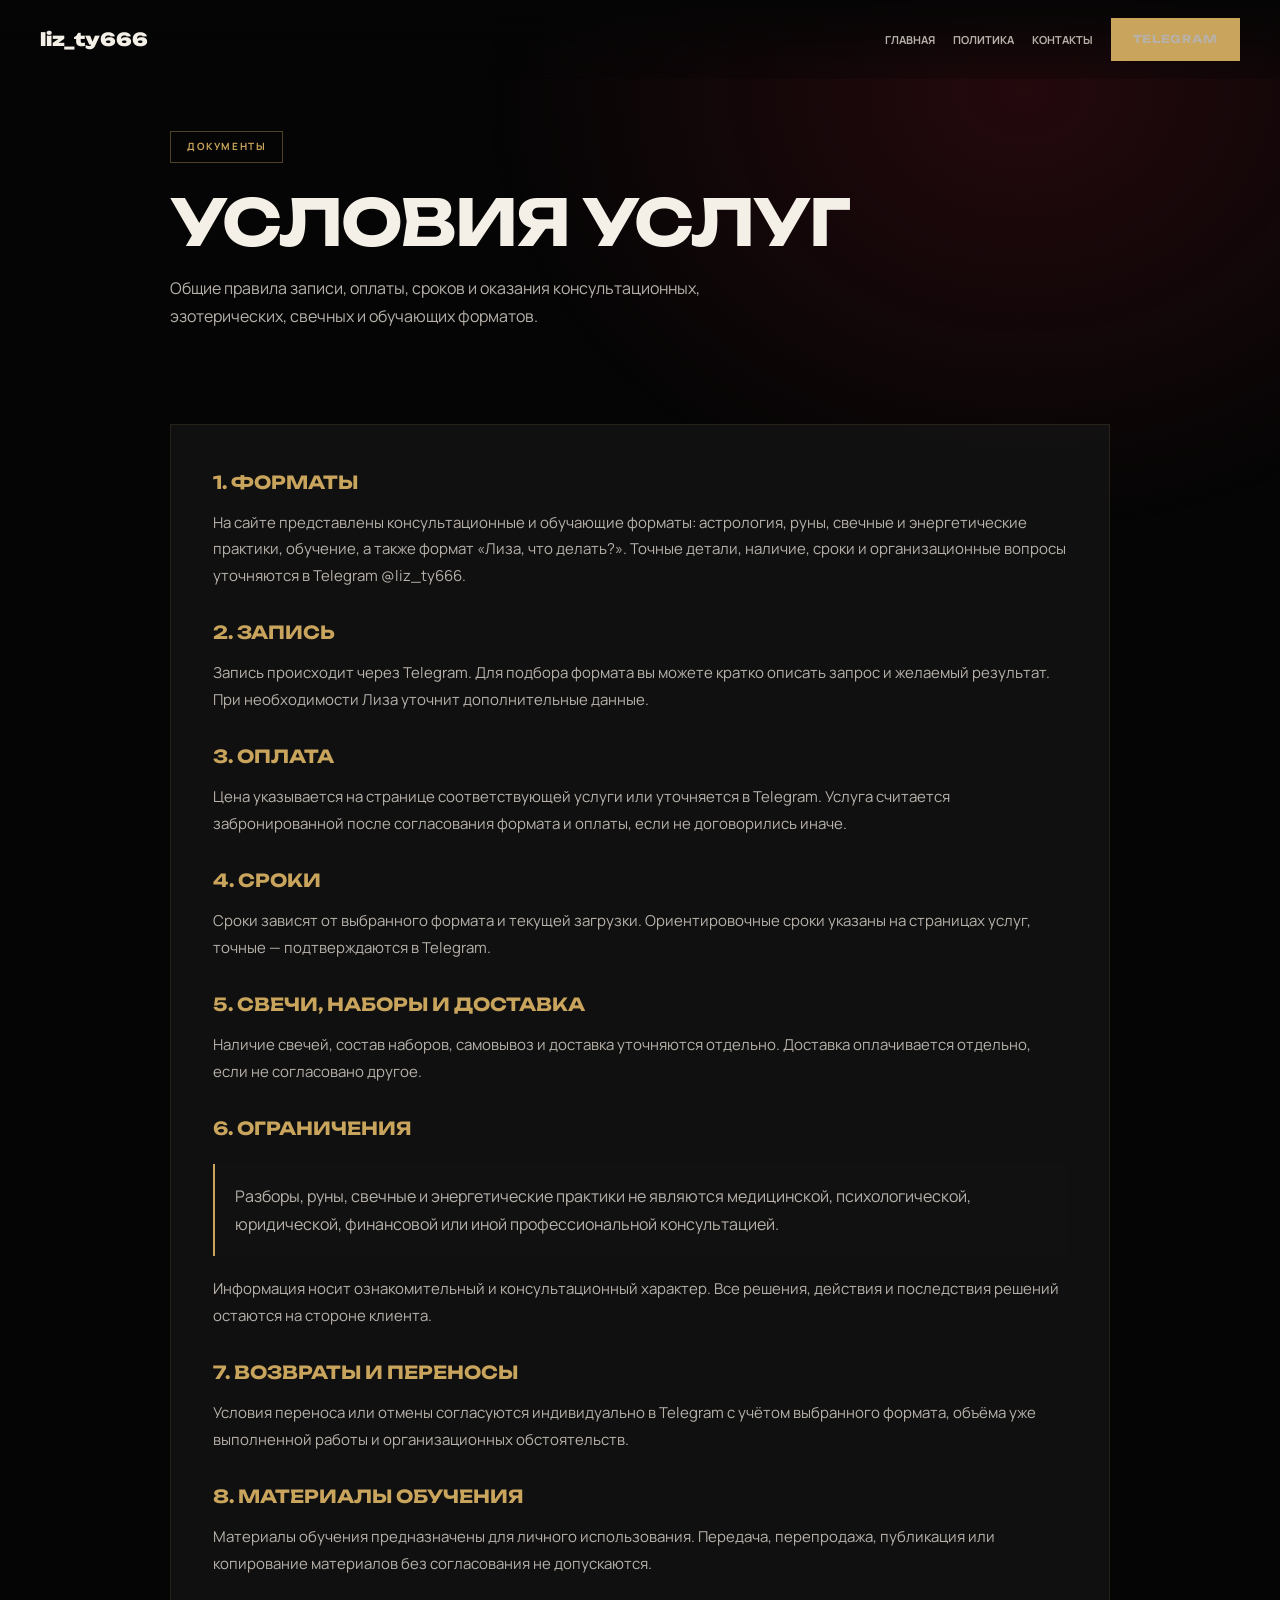
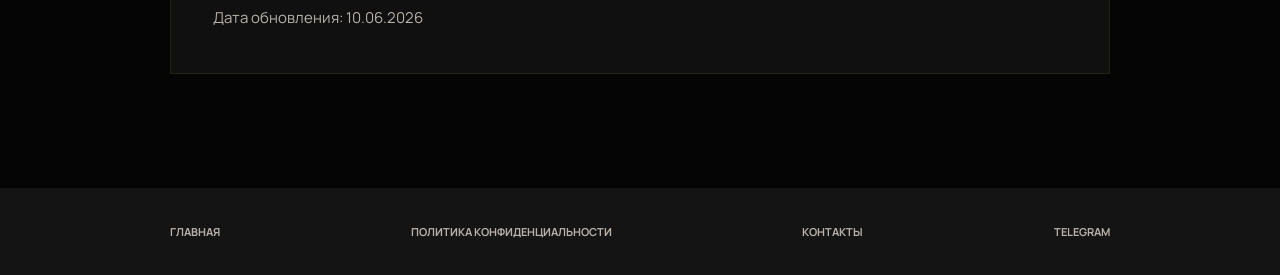
<file: offer.html>
<!doctype html>
<html lang="ru">
<head>
<meta charset="UTF-8">
<meta name="viewport" content="width=device-width,initial-scale=1">
<title>Условия услуг — liz_ty666</title>
<meta name="description" content="Условия оказания консультационных, эзотерических, свечных и обучающих услуг liz_ty666.">
<meta property="og:title" content="Условия услуг — liz_ty666">
<meta property="og:description" content="Форматы, запись, оплата, сроки, ограничения и важные дисклеймеры.">
<meta property="og:type" content="website">
<meta property="og:url" content="https://lizty666.ru/offer.html">
<meta property="og:image" content="https://lizty666.ru/assets/212CB13A-DFA8-4E37-BF86-4F200A4A0E9A.png">
<link rel="canonical" href="https://lizty666.ru/offer.html">
<link rel="preconnect" href="https://fonts.googleapis.com">
<link rel="preconnect" href="https://fonts.gstatic.com" crossorigin>
<link href="https://fonts.googleapis.com/css2?family=Cormorant+Garamond:ital,wght@0,600;1,600&family=Unbounded:wght@400;700;900&family=Manrope:wght@400;600&display=swap" rel="stylesheet">
<style>:root{--b:#050505;--g:#141414;--g2:#1a1a1a;--m:#F4F0E8;--t:#B7B1AA;--gold:#C9A45C;--bord:#4B0F18}*{box-sizing:border-box;margin:0;padding:0}body{background:var(--b);color:var(--m);font-family:Manrope,Arial,sans-serif;line-height:1.75}body:before{content:'';position:fixed;inset:0;background:radial-gradient(ellipse 60% 70% at 80% 10%,rgba(75,15,24,.45),transparent 70%);z-index:-1}a{color:inherit;text-decoration:none}h1,h2,.logo,.btn{font-family:Unbounded,Arial,sans-serif}header{position:fixed;top:0;left:0;right:0;padding:18px 40px;display:flex;justify-content:space-between;align-items:center;background:linear-gradient(to bottom,rgba(5,5,5,.96),rgba(5,5,5,.25));backdrop-filter:blur(4px);z-index:10}.logo{font-weight:900;font-size:18px}.nav{display:flex;gap:18px;align-items:center}.nav a{font-size:11px;text-transform:uppercase;color:var(--t);font-weight:700}.btn{background:var(--gold);color:#050505;padding:12px 22px;font-size:11px;font-weight:900;text-transform:uppercase;letter-spacing:.06em}.hero{padding:130px 40px 52px}.wrap{max-width:940px;margin:auto}.tag{display:inline-block;border:1px solid rgba(201,164,92,.38);color:var(--gold);font-size:10px;font-weight:700;letter-spacing:.16em;text-transform:uppercase;padding:6px 16px;margin-bottom:26px}h1{font-size:clamp(32px,5vw,64px);line-height:1.05;text-transform:uppercase;margin-bottom:18px;letter-spacing:-.03em}.lead{color:var(--t);max-width:620px}.content{padding:42px 40px 90px}.card{background:rgba(20,20,20,.82);border:1px solid rgba(201,164,92,.12);padding:42px;margin-bottom:24px}.card h2{font-size:18px;text-transform:uppercase;margin:28px 0 12px;color:var(--gold)}.card h2:first-child{margin-top:0}.card p,.card li{color:var(--t);font-size:15px}.card ul{padding-left:20px;margin:10px 0 18px}.note{background:#111;border-left:2px solid var(--gold);padding:18px 20px;margin:20px 0;color:var(--t)}.updated{font-size:12px;color:#8A8480;margin-top:28px}footer{background:#141414;padding:34px 40px;color:#8A8480}.footer-inner{max-width:940px;margin:auto;display:flex;gap:18px;justify-content:space-between;flex-wrap:wrap}.footer-inner a{font-size:11px;text-transform:uppercase;color:#B7B1AA;font-weight:700}@media(max-width:760px){header{padding:14px 20px}.nav a:not(.btn){display:none}.hero,.content{padding-left:20px;padding-right:20px}.card{padding:28px 20px}}</style>
</head>
<body>
<header><a class="logo" href="index.html">liz_ty666</a><nav class="nav"><a href="index.html">Главная</a><a href="privacy.html">Политика</a><a href="contacts.html">Контакты</a><a class="btn" href="https://t.me/liz_ty666" target="_blank" rel="noopener noreferrer">Telegram</a></nav></header>
<main>
<section class="hero"><div class="wrap"><div class="tag">Документы</div><h1>Условия услуг</h1><p class="lead">Общие правила записи, оплаты, сроков и оказания консультационных, эзотерических, свечных и обучающих форматов.</p></div></section>
<section class="content"><div class="wrap"><div class="card">
<h2>1. Форматы</h2>
<p>На сайте представлены консультационные и обучающие форматы: астрология, руны, свечные и энергетические практики, обучение, а также формат «Лиза, что делать?». Точные детали, наличие, сроки и организационные вопросы уточняются в Telegram @liz_ty666.</p>
<h2>2. Запись</h2>
<p>Запись происходит через Telegram. Для подбора формата вы можете кратко описать запрос и желаемый результат. При необходимости Лиза уточнит дополнительные данные.</p>
<h2>3. Оплата</h2>
<p>Цена указывается на странице соответствующей услуги или уточняется в Telegram. Услуга считается забронированной после согласования формата и оплаты, если не договорились иначе.</p>
<h2>4. Сроки</h2>
<p>Сроки зависят от выбранного формата и текущей загрузки. Ориентировочные сроки указаны на страницах услуг, точные — подтверждаются в Telegram.</p>
<h2>5. Свечи, наборы и доставка</h2>
<p>Наличие свечей, состав наборов, самовывоз и доставка уточняются отдельно. Доставка оплачивается отдельно, если не согласовано другое.</p>
<h2>6. Ограничения</h2>
<div class="note">Разборы, руны, свечные и энергетические практики не являются медицинской, психологической, юридической, финансовой или иной профессиональной консультацией.</div>
<p>Информация носит ознакомительный и консультационный характер. Все решения, действия и последствия решений остаются на стороне клиента.</p>
<h2>7. Возвраты и переносы</h2>
<p>Условия переноса или отмены согласуются индивидуально в Telegram с учётом выбранного формата, объёма уже выполненной работы и организационных обстоятельств.</p>
<h2>8. Материалы обучения</h2>
<p>Материалы обучения предназначены для личного использования. Передача, перепродажа, публикация или копирование материалов без согласования не допускаются.</p>
<p class="updated">Дата обновления: 10.06.2026</p>
</div></div></section>
</main>
<footer><div class="footer-inner"><a href="index.html">Главная</a><a href="privacy.html">Политика конфиденциальности</a><a href="contacts.html">Контакты</a><a href="https://t.me/liz_ty666" target="_blank" rel="noopener noreferrer">Telegram</a></div></footer>
</body>
</html>
</file>
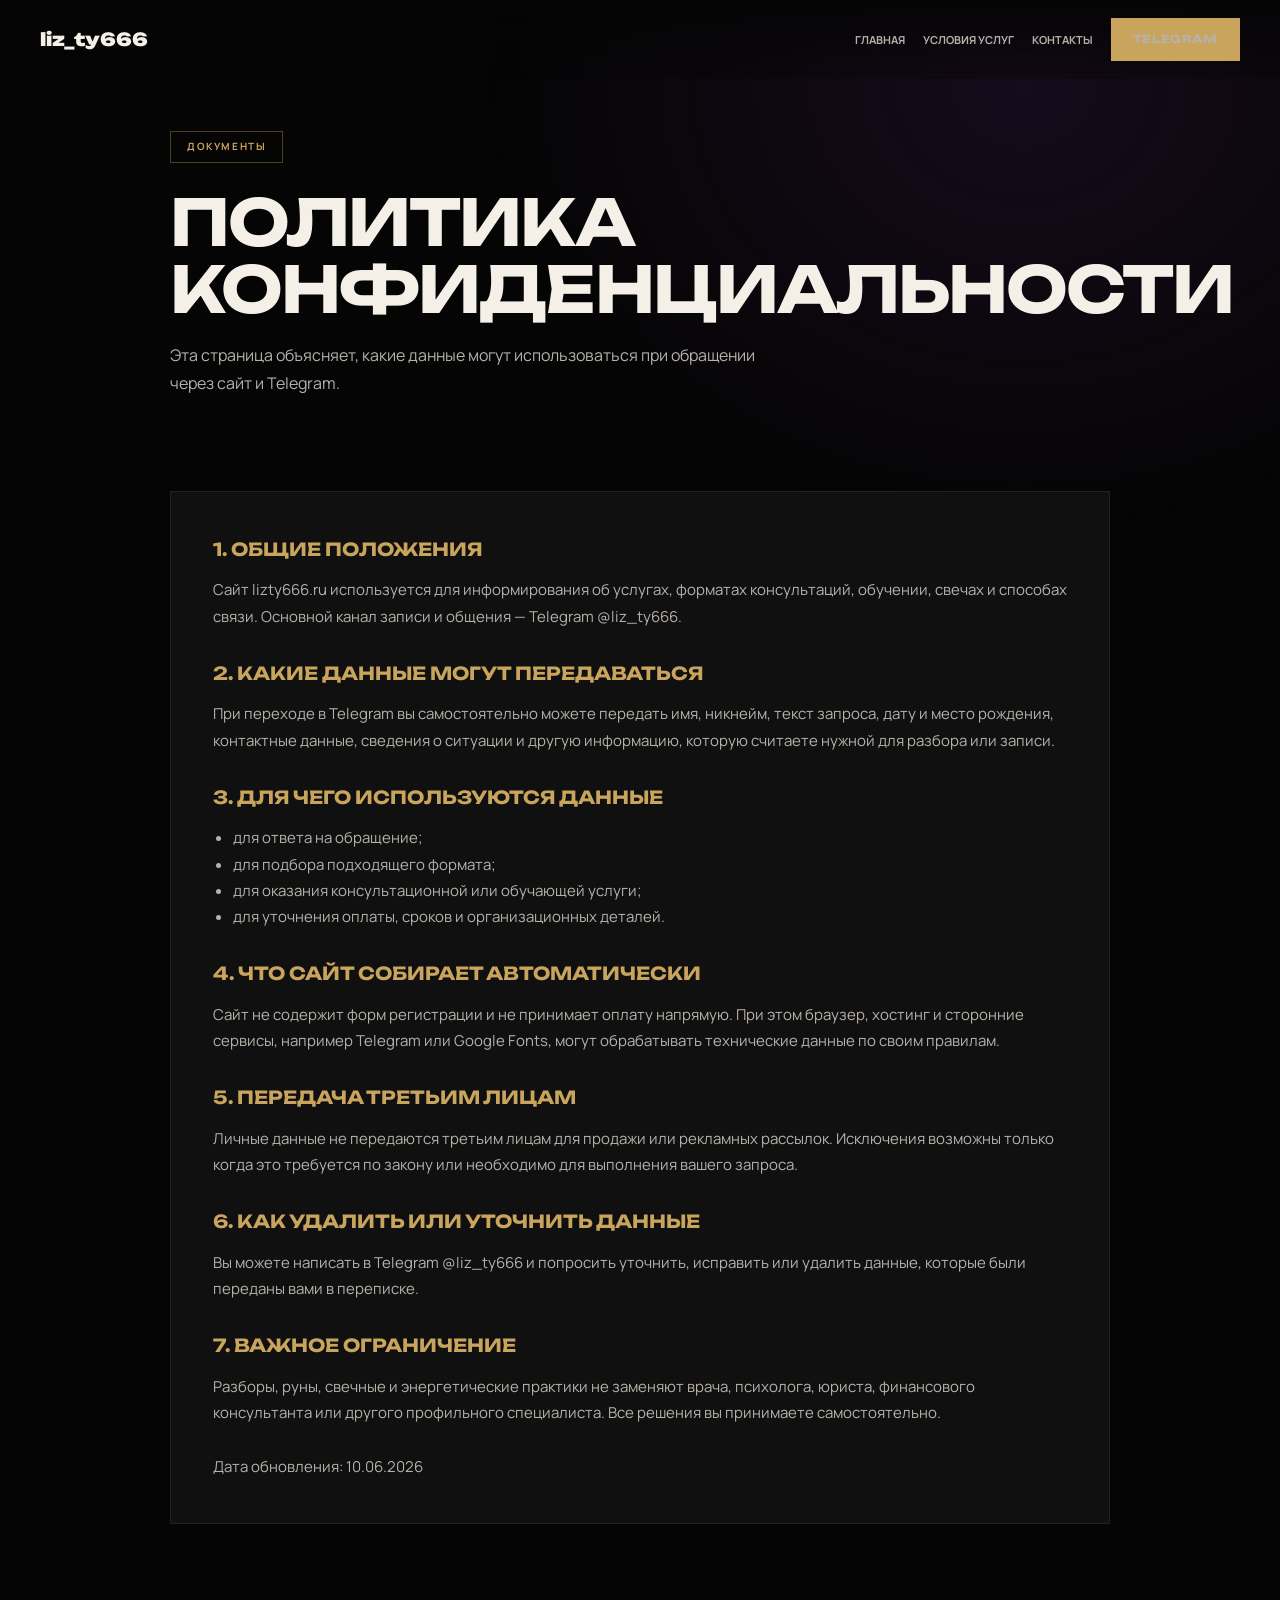
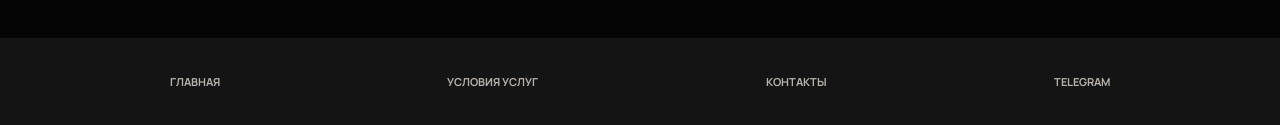
<file: privacy.html>
<!doctype html>
<html lang="ru">
<head>
<meta charset="UTF-8">
<meta name="viewport" content="width=device-width,initial-scale=1">
<title>Политика конфиденциальности — liz_ty666</title>
<meta name="description" content="Политика конфиденциальности сайта liz_ty666: какие данные используются при обращении через Telegram и как они обрабатываются.">
<meta property="og:title" content="Политика конфиденциальности — liz_ty666">
<meta property="og:description" content="Как обрабатываются данные при обращении через сайт и Telegram.">
<meta property="og:type" content="website">
<meta property="og:url" content="https://lizty666.ru/privacy.html">
<meta property="og:image" content="https://lizty666.ru/assets/212CB13A-DFA8-4E37-BF86-4F200A4A0E9A.png">
<link rel="canonical" href="https://lizty666.ru/privacy.html">
<link rel="preconnect" href="https://fonts.googleapis.com">
<link rel="preconnect" href="https://fonts.gstatic.com" crossorigin>
<link href="https://fonts.googleapis.com/css2?family=Cormorant+Garamond:ital,wght@0,600;1,600&family=Unbounded:wght@400;700;900&family=Manrope:wght@400;600&display=swap" rel="stylesheet">
<style>:root{--b:#050505;--g:#141414;--g2:#1a1a1a;--m:#F4F0E8;--t:#B7B1AA;--gold:#C9A45C}*{box-sizing:border-box;margin:0;padding:0}body{background:var(--b);color:var(--m);font-family:Manrope,Arial,sans-serif;line-height:1.75}body:before{content:'';position:fixed;inset:0;background:radial-gradient(ellipse 60% 70% at 80% 10%,rgba(37,17,46,.55),transparent 70%);z-index:-1}a{color:inherit;text-decoration:none}h1,h2,.logo,.btn{font-family:Unbounded,Arial,sans-serif}header{position:fixed;top:0;left:0;right:0;padding:18px 40px;display:flex;justify-content:space-between;align-items:center;background:linear-gradient(to bottom,rgba(5,5,5,.96),rgba(5,5,5,.25));backdrop-filter:blur(4px);z-index:10}.logo{font-weight:900;font-size:18px}.nav{display:flex;gap:18px;align-items:center}.nav a{font-size:11px;text-transform:uppercase;color:var(--t);font-weight:700}.btn{background:var(--gold);color:#050505;padding:12px 22px;font-size:11px;font-weight:900;text-transform:uppercase;letter-spacing:.06em}.hero{padding:130px 40px 52px}.wrap{max-width:940px;margin:auto}.tag{display:inline-block;border:1px solid rgba(201,164,92,.38);color:var(--gold);font-size:10px;font-weight:700;letter-spacing:.16em;text-transform:uppercase;padding:6px 16px;margin-bottom:26px}h1{font-size:clamp(32px,5vw,64px);line-height:1.05;text-transform:uppercase;margin-bottom:18px;letter-spacing:-.03em}.lead{color:var(--t);max-width:620px}.content{padding:42px 40px 90px}.card{background:rgba(20,20,20,.82);border:1px solid rgba(201,164,92,.12);padding:42px;margin-bottom:24px}.card h2{font-size:18px;text-transform:uppercase;margin:28px 0 12px;color:var(--gold)}.card h2:first-child{margin-top:0}.card p,.card li{color:var(--t);font-size:15px}.card ul{padding-left:20px;margin:10px 0 18px}.updated{font-size:12px;color:#8A8480;margin-top:28px}footer{background:#141414;padding:34px 40px;color:#8A8480}.footer-inner{max-width:940px;margin:auto;display:flex;gap:18px;justify-content:space-between;flex-wrap:wrap}.footer-inner a{font-size:11px;text-transform:uppercase;color:#B7B1AA;font-weight:700}@media(max-width:760px){header{padding:14px 20px}.nav a:not(.btn){display:none}.hero,.content{padding-left:20px;padding-right:20px}.card{padding:28px 20px}.btn{width:auto}}</style>
</head>
<body>
<header><a class="logo" href="index.html">liz_ty666</a><nav class="nav"><a href="index.html">Главная</a><a href="offer.html">Условия услуг</a><a href="contacts.html">Контакты</a><a class="btn" href="https://t.me/liz_ty666" target="_blank" rel="noopener noreferrer">Telegram</a></nav></header>
<main>
<section class="hero"><div class="wrap"><div class="tag">Документы</div><h1>Политика конфиденциальности</h1><p class="lead">Эта страница объясняет, какие данные могут использоваться при обращении через сайт и Telegram.</p></div></section>
<section class="content"><div class="wrap"><div class="card">
<h2>1. Общие положения</h2>
<p>Сайт lizty666.ru используется для информирования об услугах, форматах консультаций, обучении, свечах и способах связи. Основной канал записи и общения — Telegram @liz_ty666.</p>
<h2>2. Какие данные могут передаваться</h2>
<p>При переходе в Telegram вы самостоятельно можете передать имя, никнейм, текст запроса, дату и место рождения, контактные данные, сведения о ситуации и другую информацию, которую считаете нужной для разбора или записи.</p>
<h2>3. Для чего используются данные</h2>
<ul><li>для ответа на обращение;</li><li>для подбора подходящего формата;</li><li>для оказания консультационной или обучающей услуги;</li><li>для уточнения оплаты, сроков и организационных деталей.</li></ul>
<h2>4. Что сайт собирает автоматически</h2>
<p>Сайт не содержит форм регистрации и не принимает оплату напрямую. При этом браузер, хостинг и сторонние сервисы, например Telegram или Google Fonts, могут обрабатывать технические данные по своим правилам.</p>
<h2>5. Передача третьим лицам</h2>
<p>Личные данные не передаются третьим лицам для продажи или рекламных рассылок. Исключения возможны только когда это требуется по закону или необходимо для выполнения вашего запроса.</p>
<h2>6. Как удалить или уточнить данные</h2>
<p>Вы можете написать в Telegram @liz_ty666 и попросить уточнить, исправить или удалить данные, которые были переданы вами в переписке.</p>
<h2>7. Важное ограничение</h2>
<p>Разборы, руны, свечные и энергетические практики не заменяют врача, психолога, юриста, финансового консультанта или другого профильного специалиста. Все решения вы принимаете самостоятельно.</p>
<p class="updated">Дата обновления: 10.06.2026</p>
</div></div></section>
</main>
<footer><div class="footer-inner"><a href="index.html">Главная</a><a href="offer.html">Условия услуг</a><a href="contacts.html">Контакты</a><a href="https://t.me/liz_ty666" target="_blank" rel="noopener noreferrer">Telegram</a></div></footer>
</body>
</html>
</file>
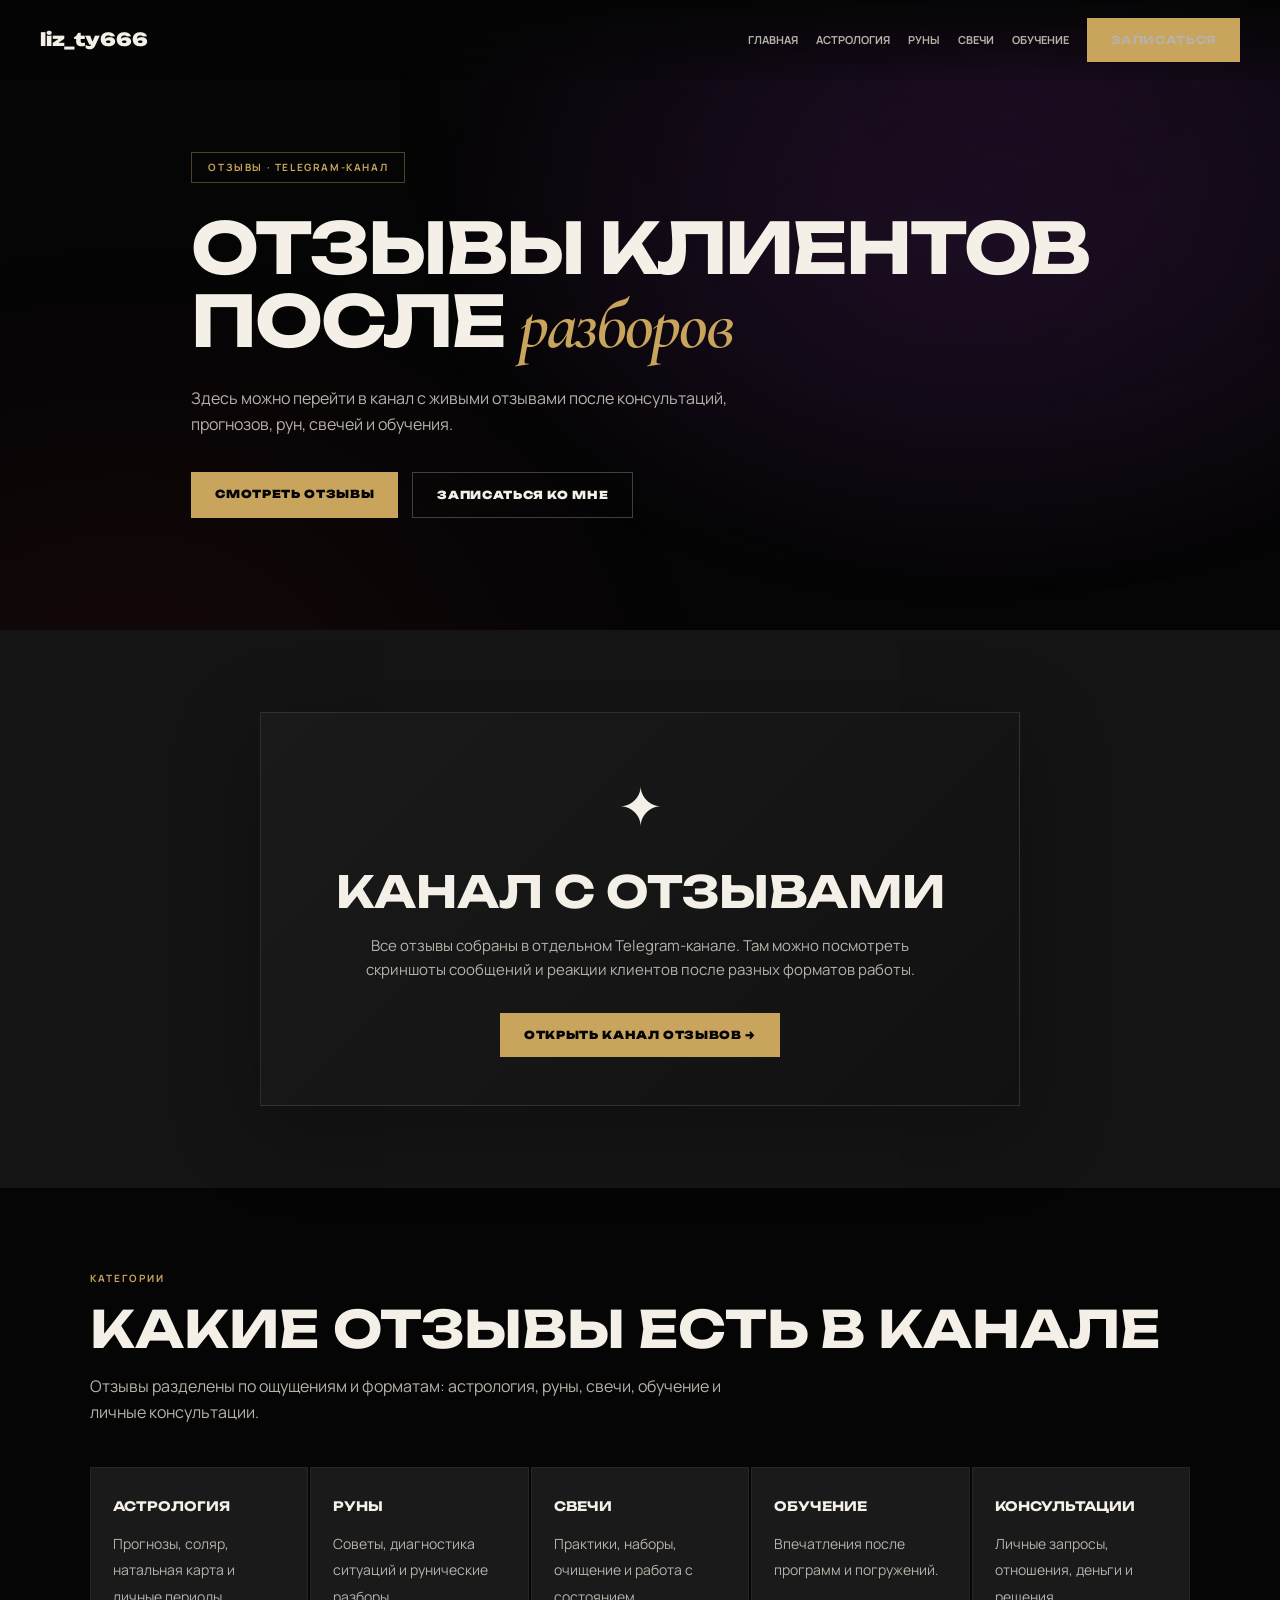
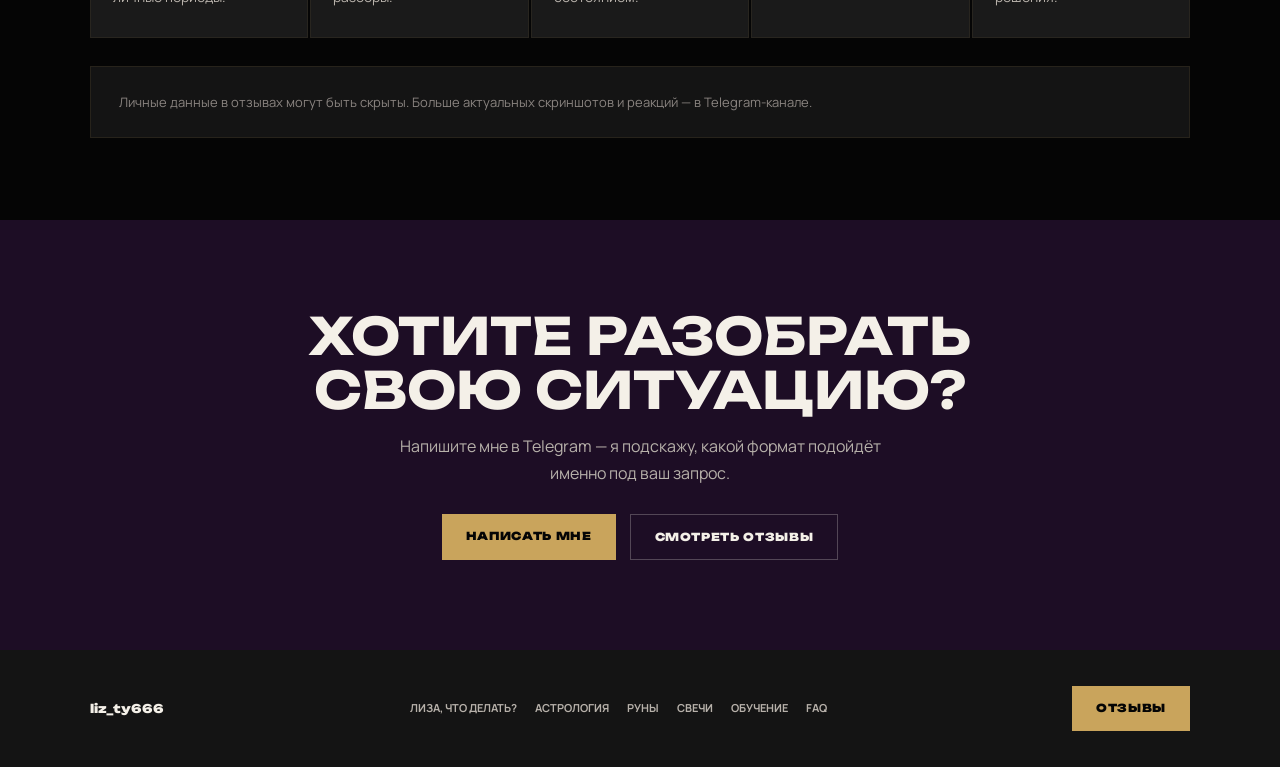
<file: reviews.html>
<!doctype html><html lang="ru"><head><meta charset="UTF-8"><meta name="viewport" content="width=device-width,initial-scale=1"><title>Отзывы — liz_ty666</title><meta name="description" content="Отзывы клиентов после консультаций, прогнозов, рун, свечей и обучения. Смотреть в Telegram-канале."><link rel="preconnect" href="https://fonts.googleapis.com"><link rel="preconnect" href="https://fonts.gstatic.com" crossorigin><link href="https://fonts.googleapis.com/css2?family=Cormorant+Garamond:ital,wght@0,600;1,600&family=Unbounded:wght@400;700;900&family=Manrope:wght@400;600&display=swap" rel="stylesheet"><style>:root{--b:#050505;--g:#141414;--g2:#1a1a1a;--m:#F4F0E8;--t:#B7B1AA;--gold:#C9A45C;--v:#25112E;--violet2:#1d0d25}*{box-sizing:border-box;margin:0;padding:0}body{background:var(--b);color:var(--m);font-family:Manrope,Arial,sans-serif;line-height:1.65;overflow-x:hidden}body:before{content:'';position:fixed;inset:0;background:radial-gradient(ellipse 70% 80% at 80% 10%,rgba(37,17,46,.55),transparent 70%),radial-gradient(ellipse 60% 70% at 10% 80%,rgba(75,15,24,.22),transparent 75%);z-index:-1}a{text-decoration:none;color:inherit}h1,h2,h3,.logo,.btn,.footer-logo{font-family:Unbounded,Arial,sans-serif}header{position:fixed;top:0;left:0;right:0;z-index:10;padding:18px 40px;display:flex;justify-content:space-between;align-items:center;background:linear-gradient(to bottom,rgba(5,5,5,.96),rgba(5,5,5,.1));backdrop-filter:blur(2px)}.logo{font-weight:900;font-size:18px}.nav{display:flex;gap:18px;align-items:center}.nav a{font-size:11px;text-transform:uppercase;color:var(--t);font-weight:700}.btn{display:inline-block;background:var(--gold);color:#050505;padding:13px 24px;font-size:11px;font-weight:900;text-transform:uppercase;letter-spacing:.06em}.btn.secondary{background:transparent;color:var(--m);border:1px solid rgba(244,240,232,.25)}.hero{min-height:70vh;display:flex;align-items:center;padding:120px 40px 80px;background:radial-gradient(ellipse 60% 80% at 75% 40%,rgba(37,17,46,.55),transparent 70%)}.wrap{max-width:1100px;margin:auto}.tag{display:inline-block;border:1px solid rgba(201,164,92,.38);color:var(--gold);font-size:10px;font-weight:700;letter-spacing:.16em;text-transform:uppercase;padding:6px 16px;margin-bottom:28px}h1{font-size:clamp(34px,5.5vw,72px);line-height:1.04;text-transform:uppercase;letter-spacing:-.03em;margin-bottom:24px}h1 em{font-family:'Cormorant Garamond',serif;font-style:italic;color:var(--gold);font-weight:600;text-transform:none}.sub{color:var(--t);font-size:16px;max-width:560px;margin-bottom:34px}.actions{display:flex;gap:14px;flex-wrap:wrap}section{padding:82px 40px}.label{font-size:10px;font-weight:700;letter-spacing:.2em;text-transform:uppercase;color:var(--gold);margin-bottom:16px}.title{font-size:clamp(26px,4vw,52px);line-height:1.05;text-transform:uppercase;margin-bottom:16px}.lead{color:var(--t);max-width:650px;margin-bottom:42px}.tg-card{max-width:760px;margin:0 auto;background:linear-gradient(135deg,#1a1a1a,#111);border:1px solid rgba(201,164,92,.18);padding:48px;text-align:center;box-shadow:0 24px 80px rgba(0,0,0,.25)}.tg-icon{font-size:54px;margin-bottom:18px}.tg-card h2{font-size:clamp(24px,4vw,44px);line-height:1.08;text-transform:uppercase;margin-bottom:18px}.tg-card p{color:var(--t);font-size:15px;max-width:560px;margin:0 auto 30px}.grid{display:grid;grid-template-columns:repeat(5,1fr);gap:2px}.cat{background:var(--g2);border:1px solid rgba(201,164,92,.08);padding:28px 22px;min-height:170px}.cat b{display:block;font-family:Unbounded,Arial,sans-serif;font-size:13px;text-transform:uppercase;margin-bottom:12px}.cat span{color:var(--t);font-size:14px}.note{background:var(--g);border:1px solid rgba(201,164,92,.1);padding:24px 28px;color:#8A8480;font-size:13px;line-height:1.7;margin-top:28px}.final{background:var(--violet2);text-align:center;padding:90px 40px}.final p{color:var(--t);max-width:500px;margin:0 auto 28px}footer{background:#141414;padding:36px 40px;color:#8A8480;font-size:12px}.footer-inner{max-width:1100px;margin:auto;display:flex;justify-content:space-between;align-items:center;gap:20px;flex-wrap:wrap}.footer-logo{color:var(--m);font-weight:900}.footer-links{display:flex;gap:18px;flex-wrap:wrap}.footer-links a{font-size:11px;text-transform:uppercase;color:var(--t);font-weight:700}@media(max-width:850px){header{padding:14px 20px}.nav a:not(.btn){display:none}.hero{padding:100px 20px 70px;min-height:auto}section{padding:58px 20px}.actions{flex-direction:column}.btn{width:100%;text-align:center}.tg-card{padding:34px 22px}.grid{grid-template-columns:1fr}.footer-inner{align-items:flex-start;flex-direction:column}}</style></head><body><header><a class="logo" href="index.html">liz_ty666</a><nav class="nav"><a href="index.html">Главная</a><a href="astrology.html">Астрология</a><a href="runes.html">Руны</a><a href="candles.html">Свечи</a><a href="education.html">Обучение</a><a class="btn" href="https://t.me/liz_ty666">Записаться</a></nav></header><main><section class="hero"><div class="wrap"><div class="tag">Отзывы · Telegram-канал</div><h1>Отзывы клиентов<br>после <em>разборов</em></h1><p class="sub">Здесь можно перейти в канал с живыми отзывами после консультаций, прогнозов, рун, свечей и обучения.</p><div class="actions"><a class="btn" href="https://t.me/+dSRMo6E88dk4MjI6" target="_blank" rel="noopener noreferrer">Смотреть отзывы</a><a class="btn secondary" href="https://t.me/liz_ty666" target="_blank" rel="noopener noreferrer">Записаться ко мне</a></div></div></section><section style="background:#141414"><div class="wrap"><div class="tg-card"><div class="tg-icon">✦</div><h2>Канал с отзывами</h2><p>Все отзывы собраны в отдельном Telegram-канале. Там можно посмотреть скриншоты сообщений и реакции клиентов после разных форматов работы.</p><a class="btn" href="https://t.me/+dSRMo6E88dk4MjI6" target="_blank" rel="noopener noreferrer">Открыть канал отзывов →</a></div></div></section><section><div class="wrap"><div class="label">Категории</div><h2 class="title">Какие отзывы есть в канале</h2><p class="lead">Отзывы разделены по ощущениям и форматам: астрология, руны, свечи, обучение и личные консультации.</p><div class="grid"><div class="cat"><b>Астрология</b><span>Прогнозы, соляр, натальная карта и личные периоды.</span></div><div class="cat"><b>Руны</b><span>Советы, диагностика ситуаций и рунические разборы.</span></div><div class="cat"><b>Свечи</b><span>Практики, наборы, очищение и работа с состоянием.</span></div><div class="cat"><b>Обучение</b><span>Впечатления после программ и погружений.</span></div><div class="cat"><b>Консультации</b><span>Личные запросы, отношения, деньги и решения.</span></div></div><div class="note">Личные данные в отзывах могут быть скрыты. Больше актуальных скриншотов и реакций — в Telegram-канале.</div></div></section><section class="final"><div class="wrap"><h2 class="title">Хотите разобрать<br>свою ситуацию?</h2><p>Напишите мне в Telegram — я подскажу, какой формат подойдёт именно под ваш запрос.</p><div class="actions" style="justify-content:center"><a class="btn" href="https://t.me/liz_ty666" target="_blank" rel="noopener noreferrer">Написать мне</a><a class="btn secondary" href="https://t.me/+dSRMo6E88dk4MjI6" target="_blank" rel="noopener noreferrer">Смотреть отзывы</a></div></div></section></main><footer><div class="footer-inner"><a class="footer-logo" href="index.html">liz_ty666</a><div class="footer-links"><a href="liza-chto-delat.html">Лиза, что делать?</a><a href="astrology.html">Астрология</a><a href="runes.html">Руны</a><a href="candles.html">Свечи</a><a href="education.html">Обучение</a><a href="faq.html">FAQ</a></div><a class="btn" href="https://t.me/+dSRMo6E88dk4MjI6" target="_blank" rel="noopener noreferrer">Отзывы</a></div></footer></body></html>
</file>
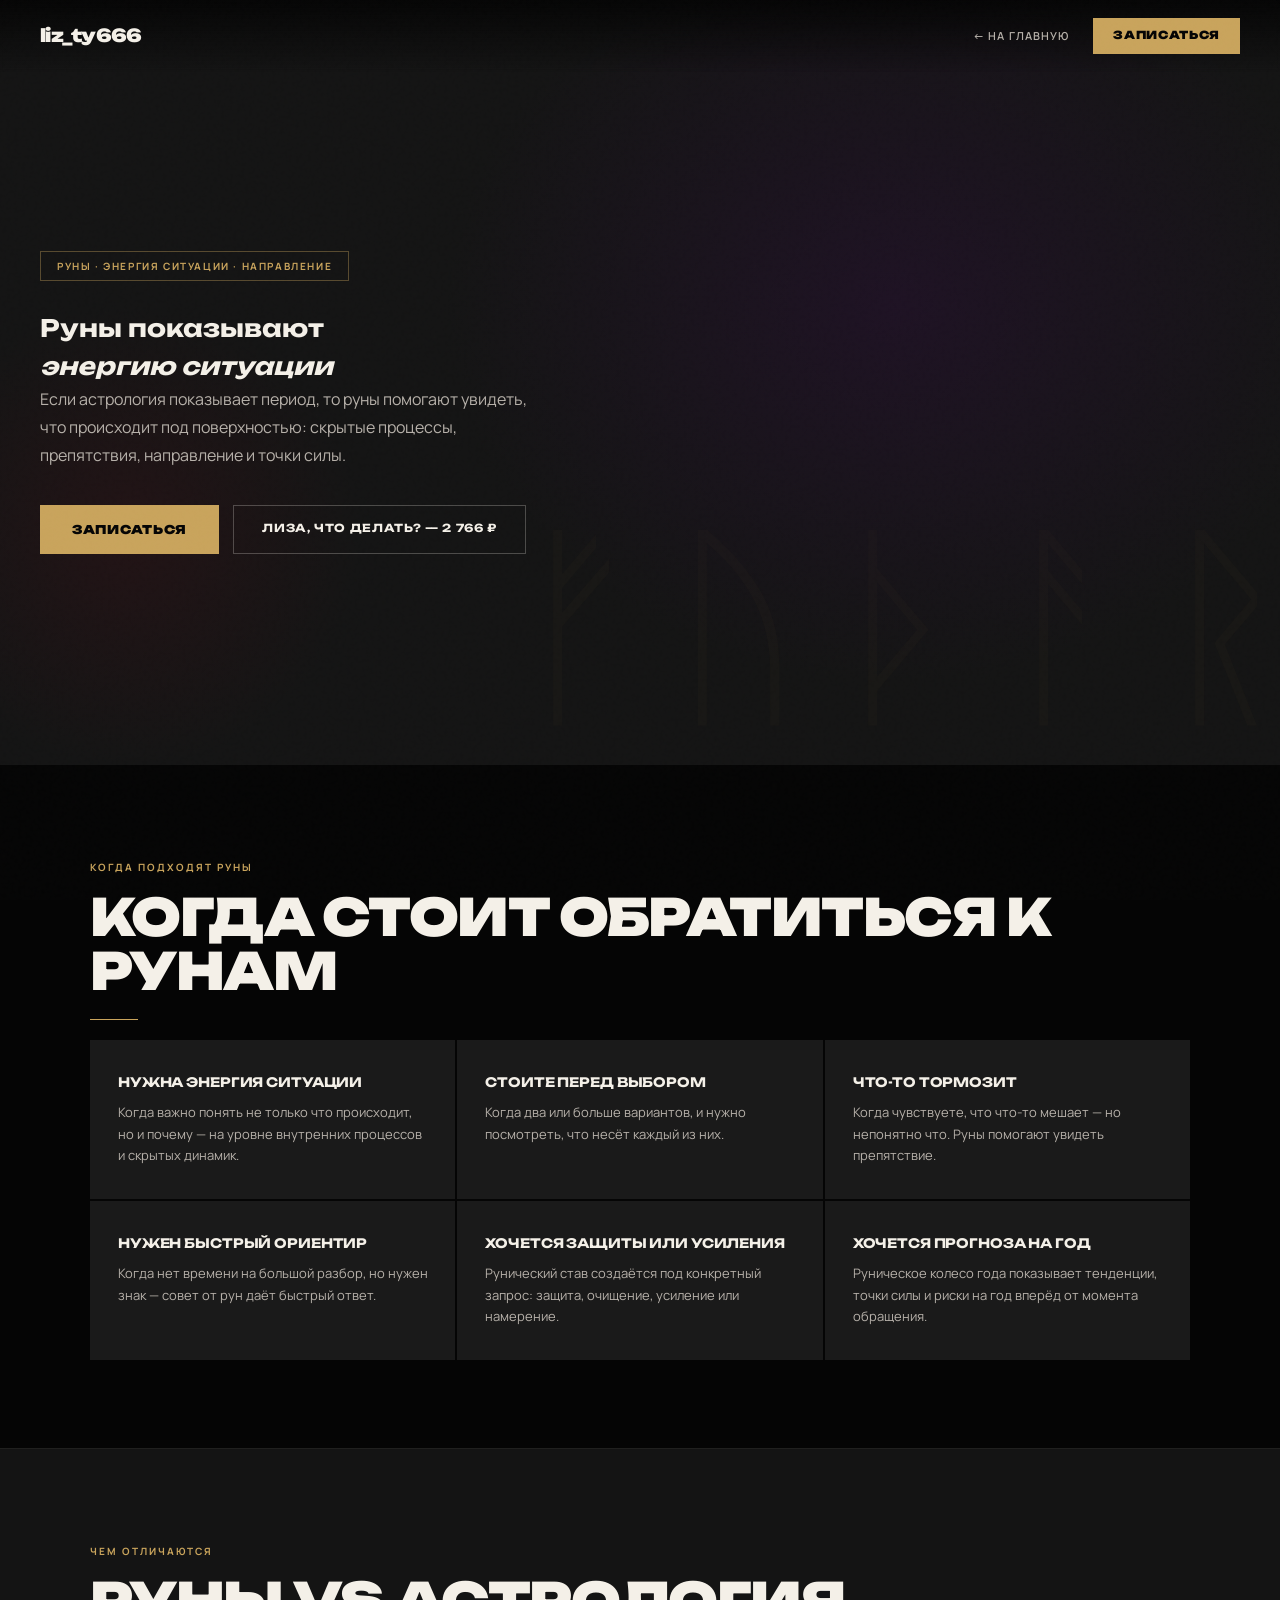
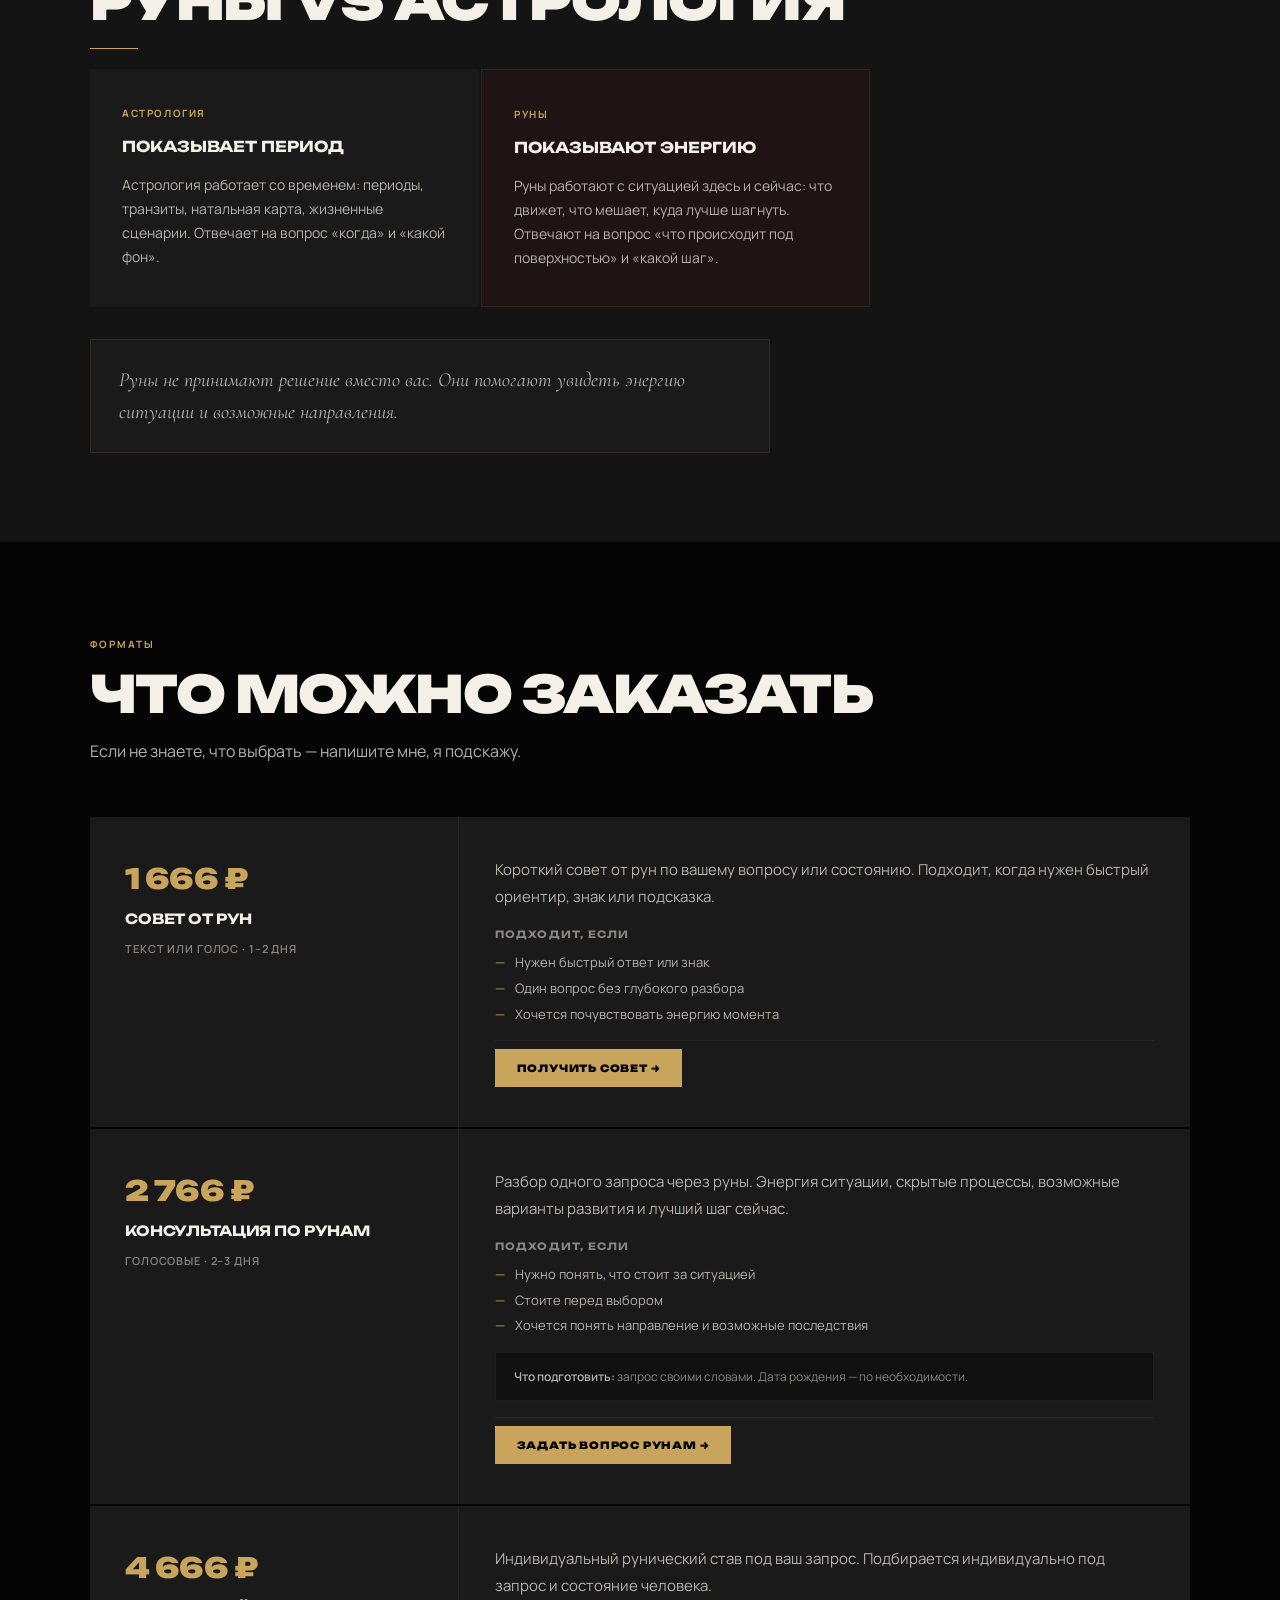
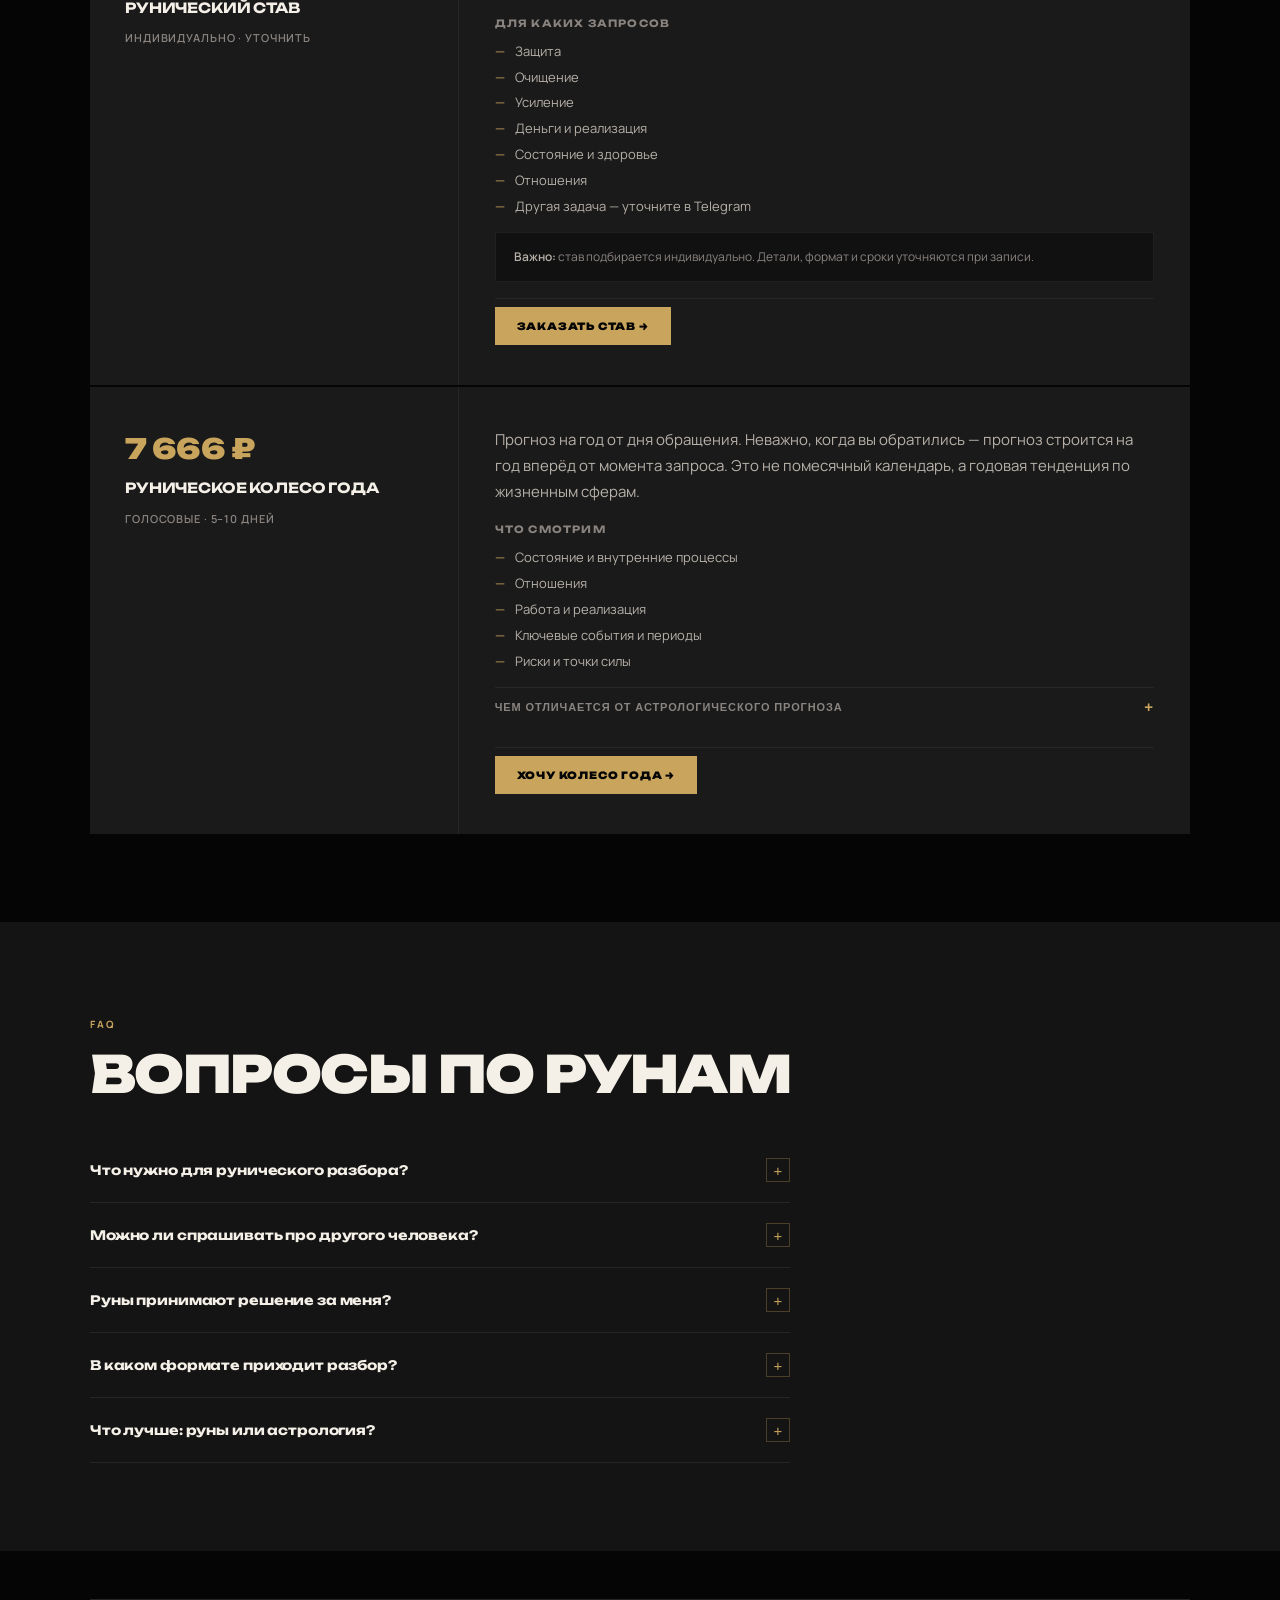
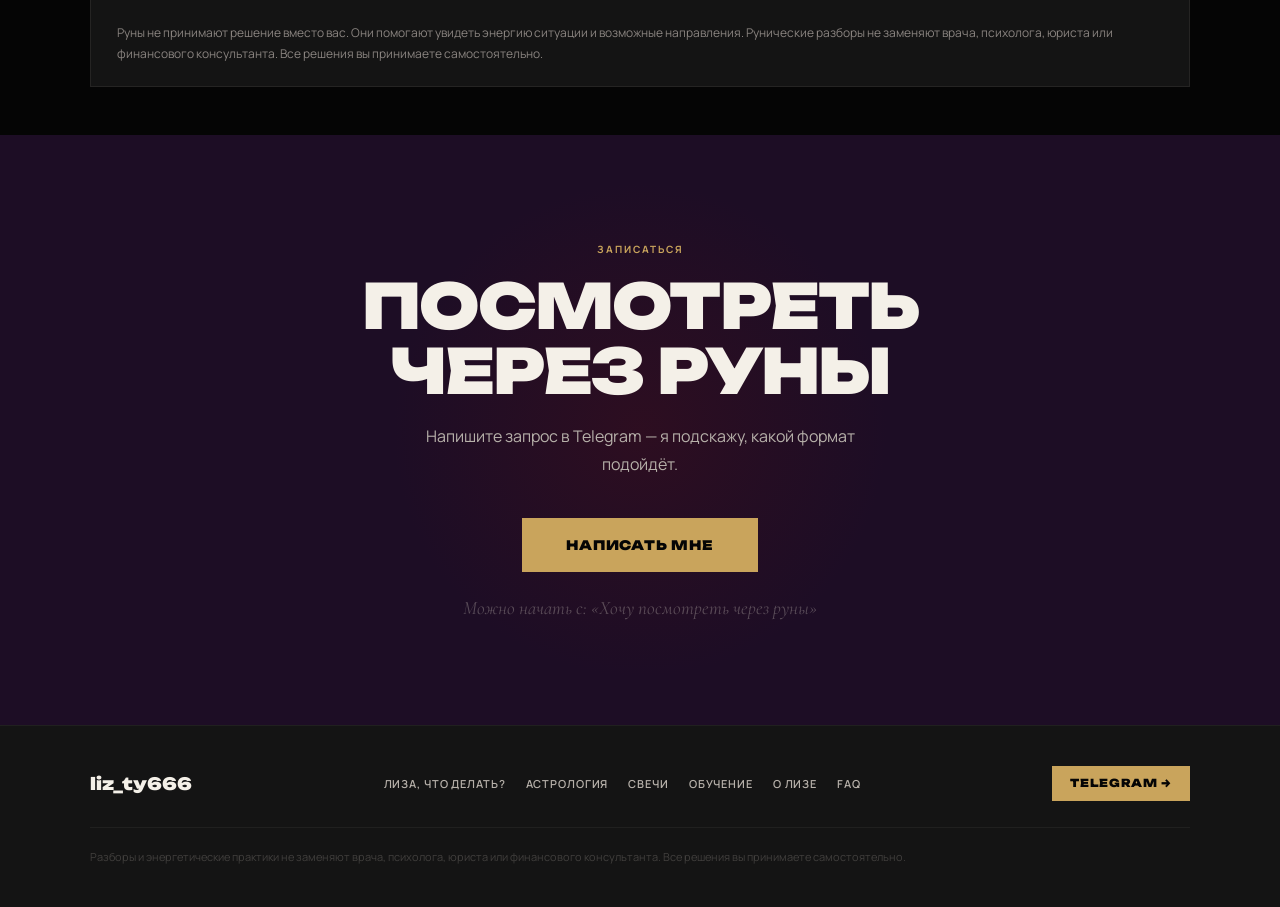
<file: runes.html>
<!DOCTYPE html>
<html lang="ru">
<head>
<meta charset="UTF-8">
<meta name="viewport" content="width=device-width, initial-scale=1.0">
<title>Руны liz_ty666 — совет от рун, консультация, рунический став, колесо года</title>
<meta name="description" content="Руны liz_ty666: совет от рун 1 666 ₽, консультация 2 766 ₽, рунический став 4 666 ₽, руническое колесо года 7 666 ₽. Запись в Telegram.">
<meta property="og:title" content="Руны — liz_ty666">
<meta property="og:description" content="Совет от рун, консультация, рунический став и руническое колесо года. Запись в Telegram @liz_ty666">
<meta property="og:type" content="website">
<link rel="preconnect" href="https://fonts.googleapis.com">
<link rel="preconnect" href="https://fonts.gstatic.com" crossorigin>
<link href="https://fonts.googleapis.com/css2?family=Cormorant+Garamond:ital,wght@0,400;0,600;0,700;1,400;1,600&family=Unbounded:wght@400;700;900&family=Manrope:wght@300;400;500;600&display=swap" rel="stylesheet">
<style>
:root{--black:#050505;--graphite:#141414;--graphite2:#1a1a1a;--graphite3:#111;--milk:#F4F0E8;--grey:#B7B1AA;--grey2:#8A8480;--gold:#C9A45C;--gold-light:#DDB96E;--bordeaux:#4B0F18;--violet:#25112E;--violet2:#1d0d25}*,*::before,*::after{margin:0;padding:0;box-sizing:border-box}html{scroll-behavior:smooth}body{background:var(--black);color:var(--milk);font-family:'Manrope',sans-serif;font-size:16px;line-height:1.6;overflow-x:hidden}body::before{content:'';position:fixed;inset:0;background-image:url("data:image/svg+xml,%3Csvg viewBox='0 0 256 256' xmlns='http://www.w3.org/2000/svg'%3E%3Cfilter id='n'%3E%3CfeTurbulence type='fractalNoise' baseFrequency='0.9' numOctaves='4' stitchTiles='stitch'/%3E%3C/filter%3E%3Crect width='100%25' height='100%25' filter='url(%23n)' opacity='0.04'/%3E%3C/svg%3E");pointer-events:none;z-index:9999;opacity:.4}@media(prefers-reduced-motion:reduce){*,*::before,*::after{animation-duration:.01ms!important;transition-duration:.01ms!important}html{scroll-behavior:auto}}:focus-visible{outline:2px solid var(--gold);outline-offset:3px}h1,h2,h3{font-family:'Unbounded',sans-serif}header{position:fixed;top:0;left:0;right:0;z-index:1000;padding:18px 40px;display:flex;align-items:center;justify-content:space-between;background:linear-gradient(to bottom,rgba(5,5,5,.96) 0%,transparent 100%);backdrop-filter:blur(2px)}.logo{font-family:'Unbounded',sans-serif;font-size:18px;font-weight:900;color:var(--milk);letter-spacing:-.04em;text-decoration:none}.header-right{display:flex;align-items:center;gap:24px}.back-link{font-size:11px;font-weight:600;letter-spacing:.1em;text-transform:uppercase;color:var(--grey);text-decoration:none;transition:color .25s}.back-link:hover{color:var(--milk)}.header-cta{background:var(--gold);color:var(--black);padding:9px 20px;font-family:'Unbounded',sans-serif;font-size:11px;font-weight:900;letter-spacing:.06em;text-transform:uppercase;text-decoration:none;transition:background .25s}.header-cta:hover{background:var(--gold-light)}.burger{display:none;flex-direction:column;gap:5px;cursor:pointer;padding:6px;background:none;border:none}.burger span{display:block;width:22px;height:2px;background:var(--milk)}.mob-nav{display:none;position:fixed;inset:0;background:rgba(5,5,5,.98);z-index:999;flex-direction:column;align-items:center;justify-content:center;gap:26px}.mob-nav.open{display:flex}.mob-nav a{font-family:'Unbounded',sans-serif;font-size:18px;font-weight:700;color:var(--milk);text-decoration:none}.mob-nav a:hover{color:var(--gold)}.mob-close{position:absolute;top:22px;right:24px;font-size:24px;color:var(--grey);cursor:pointer;background:none;border:none}.fixed-mob{display:none;position:fixed;bottom:0;left:0;right:0;z-index:998;padding-bottom:env(safe-area-inset-bottom)}.fixed-mob a{display:block;background:var(--gold);color:var(--black);text-align:center;padding:15px;font-family:'Unbounded',sans-serif;font-size:13px;font-weight:900;letter-spacing:.04em;text-transform:uppercase;text-decoration:none}.btn-primary{display:inline-block;background:var(--gold);color:var(--black);padding:15px 32px;font-family:'Unbounded',sans-serif;font-size:12px;font-weight:900;letter-spacing:.06em;text-transform:uppercase;text-decoration:none;transition:background .25s}.btn-primary:hover{background:var(--gold-light)}.btn-secondary{display:inline-block;border:1px solid rgba(244,240,232,.25);color:var(--milk);padding:14px 28px;font-family:'Unbounded',sans-serif;font-size:11px;font-weight:700;letter-spacing:.06em;text-transform:uppercase;text-decoration:none;transition:border-color .25s,color .25s}.btn-secondary:hover{border-color:var(--gold);color:var(--gold)}.fi{opacity:0;transform:translateY(20px);transition:opacity .6s ease,transform .6s ease}.fi.vis{opacity:1;transform:translateY(0)}.fi-d1{transition-delay:.1s}.fi-d2{transition-delay:.2s}section{padding:88px 40px}.container{max-width:1100px;margin:0 auto}.section-label{display:inline-block;font-size:10px;font-weight:700;letter-spacing:.2em;text-transform:uppercase;color:var(--gold);margin-bottom:16px}.section-title{font-size:clamp(26px,4vw,52px);font-weight:900;line-height:1.05;letter-spacing:-.03em;text-transform:uppercase;margin-bottom:16px}.section-sub{font-size:16px;color:var(--grey);max-width:540px;line-height:1.75;margin-bottom:52px}.gold-line{width:48px;height:1px;background:var(--gold);opacity:.4;margin:20px 0}#hero{min-height:85vh;display:flex;align-items:center;position:relative;overflow:hidden;padding:120px 40px 80px;background:var(--graphite)}#hero::before{content:'ᚠᚢᚦᚨᚱ';position:absolute;font-size:220px;color:rgba(201,164,92,.025);right:-40px;bottom:-40px;letter-spacing:30px;font-family:serif;pointer-events:none;user-select:none}.hero-bg{position:absolute;inset:0;background:radial-gradient(ellipse 50% 70% at 70% 40%,rgba(37,17,46,.6) 0%,transparent 70%),radial-gradient(ellipse 30% 50% at 10% 70%,rgba(75,15,24,.25) 0%,transparent 60%)}.hero-content{position:relative;z-index:2;max-width:640px}.hero-tag{display:inline-block;border:1px solid rgba(201,164,92,.38);color:var(--gold);font-size:10px;font-weight:700;letter-spacing:.16em;text-transform:uppercase;padding:6px 16px;margin-bottom:28px}.hero h1{font-size:clamp(34px,5.5vw,72px);font-weight:900;line-height:1.04;letter-spacing:-.03em;text-transform:uppercase;margin-bottom:24px}.hero h1 em{font-style:italic;font-family:'Cormorant Garamond',serif;font-size:1.15em;color:var(--gold);font-weight:600;text-transform:none;letter-spacing:0}.hero-sub{font-size:16px;line-height:1.75;color:var(--grey);max-width:500px;margin-bottom:36px}.hero-btns{display:flex;gap:14px;flex-wrap:wrap}.when-grid{display:grid;grid-template-columns:repeat(3,1fr);gap:2px}.when-card{background:var(--graphite2);padding:32px 26px;border-left:2px solid transparent;transition:border-color .3s,background .3s}.when-card:hover{border-left-color:var(--gold);background:#1e1e1e}.when-card h3{font-family:'Unbounded',sans-serif;font-size:13px;font-weight:700;color:var(--milk);margin-bottom:10px;text-transform:uppercase;letter-spacing:-.01em}.when-card p{font-size:13px;color:var(--grey);line-height:1.65}.vs-grid{display:grid;grid-template-columns:1fr 1fr;gap:2px;max-width:780px}.vs-card{padding:36px 32px}.vs-card.astro{background:var(--graphite2)}.vs-card.runes{background:rgba(75,15,24,.2);border:1px solid rgba(201,164,92,.1)}.vs-label{font-size:10px;font-weight:700;letter-spacing:.16em;text-transform:uppercase;color:var(--gold);margin-bottom:14px}.vs-card h3{font-family:'Unbounded',sans-serif;font-size:15px;font-weight:700;color:var(--milk);margin-bottom:14px;text-transform:uppercase}.vs-card p{font-size:14px;color:var(--grey);line-height:1.7}.services-list{display:flex;flex-direction:column;gap:2px}.service-full{background:var(--graphite2);border-left:3px solid transparent;transition:border-color .3s,background .3s;display:grid;grid-template-columns:1fr 2fr}.service-full:hover{border-left-color:var(--gold);background:#1d1d1d}.svc-left{padding:40px 32px;border-right:1px solid rgba(255,255,255,.05);display:flex;flex-direction:column;gap:8px}.svc-price{font-family:'Unbounded',sans-serif;font-size:28px;font-weight:900;color:var(--gold);letter-spacing:-.03em}.svc-name{font-family:'Unbounded',sans-serif;font-size:14px;font-weight:700;color:var(--milk);text-transform:uppercase;letter-spacing:-.01em;line-height:1.3}.svc-format{font-size:11px;font-weight:600;letter-spacing:.08em;text-transform:uppercase;color:var(--grey2);margin-top:4px}.svc-right{padding:40px 36px;display:flex;flex-direction:column;gap:16px}.svc-desc{font-size:15px;color:var(--grey);line-height:1.75}.svc-fits h4{font-family:'Unbounded',sans-serif;font-size:10px;font-weight:700;text-transform:uppercase;letter-spacing:.12em;color:var(--grey2);margin-bottom:10px}.svc-fits ul,.expand-list{list-style:none;display:flex;flex-direction:column;gap:5px}.svc-fits li,.expand-list li{font-size:13px;color:var(--grey);display:flex;gap:10px}.svc-fits li::before{content:'—';color:var(--gold);flex-shrink:0}.svc-note{font-size:12px;color:var(--grey2);background:var(--graphite3);border:1px solid rgba(244,240,232,.06);padding:14px 18px;line-height:1.6}.svc-note strong{color:var(--grey);font-weight:600}.expand-toggle{display:flex;align-items:center;justify-content:space-between;background:none;border:none;border-top:1px solid rgba(255,255,255,.06);padding:10px 0 0;width:100%;cursor:pointer;color:var(--grey2);font-size:11px;font-weight:700;letter-spacing:.08em;text-transform:uppercase;transition:color .25s}.expand-toggle:hover{color:var(--gold)}.expand-toggle[aria-expanded="true"] .expand-icon{transform:rotate(45deg)}.expand-icon{font-size:15px;color:var(--gold);transition:transform .3s;pointer-events:none}.expand-body{overflow:hidden;max-height:0;transition:max-height .4s ease}.expand-body.open{max-height:500px}.expand-list{padding:12px 0 4px}.expand-list li{color:rgba(183,177,170,.65);gap:8px}.expand-list li::before{content:'·';color:var(--gold);flex-shrink:0}.svc-btns{display:flex;gap:10px;flex-wrap:wrap;padding-top:8px;border-top:1px solid rgba(255,255,255,.05)}.svc-cta{display:inline-block;background:var(--gold);color:var(--black);padding:11px 22px;font-family:'Unbounded',sans-serif;font-size:10px;font-weight:900;letter-spacing:.08em;text-transform:uppercase;text-decoration:none;transition:background .25s}.svc-cta:hover{background:var(--gold-light)}.faq-item{border-bottom:1px solid rgba(255,255,255,.07)}.faq-q{padding:20px 0;display:flex;justify-content:space-between;align-items:center;gap:16px;width:100%;background:none;border:none;text-align:left;cursor:pointer}.faq-q h3{font-family:'Unbounded',sans-serif;font-size:13px;font-weight:700;color:var(--milk);letter-spacing:-.01em;line-height:1.4;flex:1}.faq-toggle{width:24px;height:24px;border:1px solid rgba(201,164,92,.3);display:flex;align-items:center;justify-content:center;flex-shrink:0;color:var(--gold);font-size:15px;transition:all .3s;pointer-events:none}.faq-item.open .faq-toggle{background:var(--gold);color:var(--black);transform:rotate(45deg)}.faq-a{max-height:0;overflow:hidden;transition:max-height .4s ease,padding .3s}.faq-item.open .faq-a{max-height:300px;padding-bottom:20px}.faq-a p{font-size:14px;color:var(--grey);line-height:1.75}.disclaimer{border:1px solid rgba(183,177,170,.1);padding:22px 26px;background:var(--graphite)}.disclaimer p{font-size:12px;color:var(--grey2);line-height:1.75}#final-cta{background:var(--violet2);text-align:center;padding:100px 40px;position:relative;overflow:hidden}#final-cta::before{content:'';position:absolute;top:50%;left:50%;transform:translate(-50%,-50%);width:500px;height:500px;border-radius:50%;background:radial-gradient(circle,rgba(75,15,24,.35) 0%,transparent 70%);pointer-events:none}.final-inner{position:relative;z-index:2}.final-inner .section-title{font-size:clamp(30px,5vw,62px);margin-bottom:20px}.final-inner p{font-size:16px;color:var(--grey);margin-bottom:40px;line-height:1.7;max-width:440px;margin-left:auto;margin-right:auto}.final-hint{margin-top:20px!important;margin-bottom:0!important;font-family:'Cormorant Garamond',serif;font-size:19px!important;font-style:italic;color:rgba(183,177,170,.38)!important}footer{background:var(--graphite);border-top:1px solid rgba(244,240,232,.05);padding:40px}.footer-inner{max-width:1100px;margin:0 auto 26px;display:flex;align-items:center;justify-content:space-between;flex-wrap:wrap;gap:20px}.footer-logo{font-family:'Unbounded',sans-serif;font-size:17px;font-weight:900;color:var(--milk);text-decoration:none}.footer-links{display:flex;gap:20px;flex-wrap:wrap}.footer-links a{font-size:11px;font-weight:600;letter-spacing:.08em;text-transform:uppercase;color:var(--grey);text-decoration:none;transition:color .25s}.footer-links a:hover{color:var(--milk)}.footer-tg{display:inline-block;background:var(--gold);color:var(--black);padding:9px 18px;font-family:'Unbounded',sans-serif;font-size:11px;font-weight:900;letter-spacing:.06em;text-transform:uppercase;text-decoration:none}.footer-bottom{max-width:1100px;margin:0 auto;border-top:1px solid rgba(244,240,232,.05);padding-top:20px}.footer-disclaimer{font-size:11px;color:rgba(183,177,170,.28);line-height:1.7}@media(max-width:900px){.service-full{grid-template-columns:1fr}.svc-left{border-right:none;border-bottom:1px solid rgba(255,255,255,.05);padding:32px 24px 20px}.svc-right{padding:20px 24px 32px}.vs-grid{grid-template-columns:1fr}.when-grid{grid-template-columns:1fr 1fr}}@media(max-width:768px){header{padding:14px 20px}.header-right{gap:14px}.back-link{display:none}.burger{display:flex}.header-cta{display:none}.fixed-mob{display:block}section{padding:64px 20px}#hero{padding:100px 20px 80px;min-height:auto}footer{padding:40px 20px 90px}.hero-btns{flex-direction:column}.btn-primary,.btn-secondary{width:100%;text-align:center}.when-grid{grid-template-columns:1fr}.footer-inner{flex-direction:column;align-items:flex-start}}
</style>
</head>
<body>
<header><a href="index.html" class="logo">liz_ty666</a><div class="header-right"><a href="index.html" class="back-link">← На главную</a><a href="https://t.me/liz_ty666?text=Здравствуйте!%20Хочу%20разбор%20по%20рунам.%20Мой%20запрос:" target="_blank" rel="noopener noreferrer" class="header-cta">Записаться</a><button class="burger" aria-label="Открыть меню" aria-expanded="false" aria-controls="mobNav" onclick="openMob(this)"><span></span><span></span><span></span></button></div></header>
<div class="mob-nav" id="mobNav"><button class="mob-close" aria-label="Закрыть" onclick="closeMob()">✕</button><a href="index.html" onclick="closeMob()">Главная</a><a href="liza-chto-delat.html" onclick="closeMob()">Лиза, что делать?</a><a href="astrology.html" onclick="closeMob()">Астрология</a><a href="candles.html" onclick="closeMob()">Свечи</a><a href="education.html" onclick="closeMob()">Обучение</a><a href="about.html" onclick="closeMob()">О Лизе</a><a href="faq.html" onclick="closeMob()">FAQ</a><a href="https://t.me/liz_ty666" target="_blank" rel="noopener noreferrer" onclick="closeMob()">Telegram →</a></div>
<div class="fixed-mob"><a href="https://t.me/liz_ty666?text=Здравствуйте!%20Хочу%20разбор%20по%20рунам.%20Мой%20запрос:" target="_blank" rel="noopener noreferrer">Записаться →</a></div>
<section id="hero"><div class="hero-bg" aria-hidden="true"></div><div class="hero-content fi"><div class="hero-tag">Руны · Энергия ситуации · Направление</div><h1>Руны показывают<br><em>энергию ситуации</em></h1><p class="hero-sub">Если астрология показывает период, то руны помогают увидеть, что происходит под поверхностью: скрытые процессы, препятствия, направление и точки силы.</p><div class="hero-btns"><a href="https://t.me/liz_ty666?text=Здравствуйте!%20Хочу%20разбор%20по%20рунам.%20Мой%20запрос:" target="_blank" rel="noopener noreferrer" class="btn-primary">Записаться</a><a href="liza-chto-delat.html" class="btn-secondary">Лиза, что делать? — 2 766 ₽</a></div></div></section>
<section style="background:var(--black);"><div class="container"><div class="section-label">Когда подходят руны</div><h2 class="section-title fi">Когда стоит обратиться к рунам</h2><div class="gold-line fi fi-d1"></div><div class="when-grid fi fi-d2"><div class="when-card"><h3>Нужна энергия ситуации</h3><p>Когда важно понять не только что происходит, но и почему — на уровне внутренних процессов и скрытых динамик.</p></div><div class="when-card"><h3>Стоите перед выбором</h3><p>Когда два или больше вариантов, и нужно посмотреть, что несёт каждый из них.</p></div><div class="when-card"><h3>Что-то тормозит</h3><p>Когда чувствуете, что что-то мешает — но непонятно что. Руны помогают увидеть препятствие.</p></div><div class="when-card"><h3>Нужен быстрый ориентир</h3><p>Когда нет времени на большой разбор, но нужен знак — совет от рун даёт быстрый ответ.</p></div><div class="when-card"><h3>Хочется защиты или усиления</h3><p>Рунический став создаётся под конкретный запрос: защита, очищение, усиление или намерение.</p></div><div class="when-card"><h3>Хочется прогноза на год</h3><p>Руническое колесо года показывает тенденции, точки силы и риски на год вперёд от момента обращения.</p></div></div></div></section>
<section style="background:var(--graphite);border-top:1px solid rgba(244,240,232,.05);"><div class="container"><div class="section-label">Чем отличаются</div><h2 class="section-title fi">Руны vs астрология</h2><div class="gold-line fi fi-d1"></div><div class="vs-grid fi fi-d2"><div class="vs-card astro"><div class="vs-label">Астрология</div><h3>Показывает период</h3><p>Астрология работает со временем: периоды, транзиты, натальная карта, жизненные сценарии. Отвечает на вопрос «когда» и «какой фон».</p></div><div class="vs-card runes"><div class="vs-label">Руны</div><h3>Показывают энергию</h3><p>Руны работают с ситуацией здесь и сейчас: что движет, что мешает, куда лучше шагнуть. Отвечают на вопрос «что происходит под поверхностью» и «какой шаг».</p></div></div><div style="margin-top:32px;padding:24px 28px;border:1px solid rgba(201,164,92,.12);background:var(--graphite2);max-width:680px;" class="fi fi-d2"><p style="font-family:'Cormorant Garamond',serif;font-size:20px;font-style:italic;color:var(--grey);line-height:1.6;">Руны не принимают решение вместо вас. Они помогают увидеть энергию ситуации и возможные направления.</p></div></div></section>
<section style="background:var(--black);border-top:1px solid rgba(244,240,232,.05);"><div class="container"><div class="section-label">Форматы</div><h2 class="section-title fi">Что можно заказать</h2><p class="section-sub fi fi-d1">Если не знаете, что выбрать — напишите мне, я подскажу.</p><div class="services-list fi fi-d2">
<div class="service-full"><div class="svc-left"><div class="svc-price">1 666 ₽</div><div class="svc-name">Совет от рун</div><div class="svc-format">Текст или голос · 1–2 дня</div></div><div class="svc-right"><p class="svc-desc">Короткий совет от рун по вашему вопросу или состоянию. Подходит, когда нужен быстрый ориентир, знак или подсказка.</p><div class="svc-fits"><h4>Подходит, если</h4><ul><li>Нужен быстрый ответ или знак</li><li>Один вопрос без глубокого разбора</li><li>Хочется почувствовать энергию момента</li></ul></div><div class="svc-btns"><a href="https://t.me/liz_ty666?text=Здравствуйте!%20Хочу%20совет%20от%20рун.%20Мой%20вопрос:" target="_blank" rel="noopener noreferrer" class="svc-cta">Получить совет →</a></div></div></div>
<div class="service-full"><div class="svc-left"><div class="svc-price">2 766 ₽</div><div class="svc-name">Консультация по рунам</div><div class="svc-format">Голосовые · 2–3 дня</div></div><div class="svc-right"><p class="svc-desc">Разбор одного запроса через руны. Энергия ситуации, скрытые процессы, возможные варианты развития и лучший шаг сейчас.</p><div class="svc-fits"><h4>Подходит, если</h4><ul><li>Нужно понять, что стоит за ситуацией</li><li>Стоите перед выбором</li><li>Хочется понять направление и возможные последствия</li></ul></div><div class="svc-note"><strong>Что подготовить:</strong> запрос своими словами. Дата рождения — по необходимости.</div><div class="svc-btns"><a href="https://t.me/liz_ty666?text=Здравствуйте!%20Хочу%20разбор%20по%20рунам.%20Мой%20запрос:" target="_blank" rel="noopener noreferrer" class="svc-cta">Задать вопрос рунам →</a></div></div></div>
<div class="service-full"><div class="svc-left"><div class="svc-price">4 666 ₽</div><div class="svc-name">Рунический став</div><div class="svc-format">Индивидуально · уточнить</div></div><div class="svc-right"><p class="svc-desc">Индивидуальный рунический став под ваш запрос. Подбирается индивидуально под запрос и состояние человека.</p><div class="svc-fits"><h4>Для каких запросов</h4><ul><li>Защита</li><li>Очищение</li><li>Усиление</li><li>Деньги и реализация</li><li>Состояние и здоровье</li><li>Отношения</li><li>Другая задача — уточните в Telegram</li></ul></div><div class="svc-note"><strong>Важно:</strong> став подбирается индивидуально. Детали, формат и сроки уточняются при записи.</div><div class="svc-btns"><a href="https://t.me/liz_ty666?text=Здравствуйте!%20Хочу%20заказать%20рунический%20став.%20Мой%20запрос:" target="_blank" rel="noopener noreferrer" class="svc-cta">Заказать став →</a></div></div></div>
<div class="service-full"><div class="svc-left"><div class="svc-price">7 666 ₽</div><div class="svc-name">Руническое колесо года</div><div class="svc-format">Голосовые · 5–10 дней</div></div><div class="svc-right"><p class="svc-desc">Прогноз на год от дня обращения. Неважно, когда вы обратились — прогноз строится на год вперёд от момента запроса. Это не помесячный календарь, а годовая тенденция по жизненным сферам.</p><div class="svc-fits"><h4>Что смотрим</h4><ul><li>Состояние и внутренние процессы</li><li>Отношения</li><li>Работа и реализация</li><li>Ключевые события и периоды</li><li>Риски и точки силы</li></ul></div><button class="expand-toggle" aria-expanded="false" onclick="toggleExpand(this)">Чем отличается от астрологического прогноза <span class="expand-icon" aria-hidden="true">+</span></button><div class="expand-body" role="region"><ul class="expand-list"><li>Астрологический прогноз строится от дня рождения и привязан к транзитам планет</li><li>Руническое колесо строится от дня обращения и работает с энергетическими тенденциями</li><li>Можно использовать оба инструмента вместе для более полной картины</li></ul></div><div class="svc-btns"><a href="https://t.me/liz_ty666?text=Здравствуйте!%20Хочу%20руническое%20колесо%20года.%20Мой%20запрос:" target="_blank" rel="noopener noreferrer" class="svc-cta">Хочу колесо года →</a></div></div></div>
</div></div></section>
<section style="background:var(--graphite);"><div class="container"><div class="section-label">FAQ</div><h2 class="section-title fi" style="margin-bottom:36px;">Вопросы по рунам</h2><div class="fi fi-d1" style="max-width:700px;"><div class="faq-item"><button class="faq-q" aria-expanded="false" onclick="toggleFaq(this)"><h3>Что нужно для рунического разбора?</h3><div class="faq-toggle" aria-hidden="true">+</div></button><div class="faq-a"><p>Обычно достаточно запроса своими словами. Если понадобится дополнительная информация, я уточню в Telegram.</p></div></div><div class="faq-item"><button class="faq-q" aria-expanded="false" onclick="toggleFaq(this)"><h3>Можно ли спрашивать про другого человека?</h3><div class="faq-toggle" aria-hidden="true">+</div></button><div class="faq-a"><p>Да, можно. Уточните в запросе, о ком или о чём ситуация.</p></div></div><div class="faq-item"><button class="faq-q" aria-expanded="false" onclick="toggleFaq(this)"><h3>Руны принимают решение за меня?</h3><div class="faq-toggle" aria-hidden="true">+</div></button><div class="faq-a"><p>Нет. Руны помогают увидеть энергию ситуации и возможные направления. Решение всегда остаётся за вами.</p></div></div><div class="faq-item"><button class="faq-q" aria-expanded="false" onclick="toggleFaq(this)"><h3>В каком формате приходит разбор?</h3><div class="faq-toggle" aria-hidden="true">+</div></button><div class="faq-a"><p>Голосовыми в Telegram или текстом — зависит от формата. Уточняется при записи.</p></div></div><div class="faq-item"><button class="faq-q" aria-expanded="false" onclick="toggleFaq(this)"><h3>Что лучше: руны или астрология?</h3><div class="faq-toggle" aria-hidden="true">+</div></button><div class="faq-a"><p>Это разные инструменты. Астрология показывает периоды и карту. Руны показывают энергию конкретной ситуации. Иногда они используются вместе для более полной картины. Если не знаете, что выбрать — напишите, я подскажу.</p></div></div></div></div></section>
<section style="background:var(--black);padding:48px 40px;"><div class="container"><div class="disclaimer fi"><p>Руны не принимают решение вместо вас. Они помогают увидеть энергию ситуации и возможные направления. Рунические разборы не заменяют врача, психолога, юриста или финансового консультанта. Все решения вы принимаете самостоятельно.</p></div></div></section>
<section id="final-cta"><div class="final-inner fi"><div class="section-label">Записаться</div><h2 class="section-title">Посмотреть<br>через руны</h2><p>Напишите запрос в Telegram — я подскажу, какой формат подойдёт.</p><a href="https://t.me/liz_ty666?text=Здравствуйте!%20Хочу%20разбор%20по%20рунам.%20Мой%20запрос:" target="_blank" rel="noopener noreferrer" class="btn-primary" style="font-size:13px;padding:17px 44px;">Написать мне</a><p class="final-hint">Можно начать с: «Хочу посмотреть через руны»</p></div></section>
<footer><div class="footer-inner"><a href="index.html" class="footer-logo">liz_ty666</a><div class="footer-links"><a href="liza-chto-delat.html">Лиза, что делать?</a><a href="astrology.html">Астрология</a><a href="candles.html">Свечи</a><a href="education.html">Обучение</a><a href="about.html">О Лизе</a><a href="faq.html">FAQ</a></div><a href="https://t.me/liz_ty666" target="_blank" rel="noopener noreferrer" class="footer-tg">Telegram →</a></div><div class="footer-bottom"><p class="footer-disclaimer">Разборы и энергетические практики не заменяют врача, психолога, юриста или финансового консультанта. Все решения вы принимаете самостоятельно.</p></div></footer>
<script>function openMob(btn){document.getElementById('mobNav').classList.add('open');btn.setAttribute('aria-expanded','true');document.addEventListener('keydown',handleEsc)}function closeMob(){document.getElementById('mobNav').classList.remove('open');var b=document.querySelector('.burger');if(b)b.setAttribute('aria-expanded','false');document.removeEventListener('keydown',handleEsc)}function handleEsc(e){if(e.key==='Escape')closeMob()}function toggleFaq(btn){var item=btn.closest('.faq-item');var isOpen=item.classList.contains('open');document.querySelectorAll('.faq-item').forEach(function(i){i.classList.remove('open');var b=i.querySelector('.faq-q');if(b)b.setAttribute('aria-expanded','false')});if(!isOpen){item.classList.add('open');btn.setAttribute('aria-expanded','true')}}function toggleExpand(btn){var body=btn.nextElementSibling;if(!body)return;var isOpen=body.classList.contains('open');body.classList.toggle('open',!isOpen);btn.setAttribute('aria-expanded',String(!isOpen))}var obs=new IntersectionObserver(function(e){e.forEach(function(i){if(i.isIntersecting){i.target.classList.add('vis');obs.unobserve(i.target)}})},{threshold:.08});document.querySelectorAll('.fi').forEach(function(el){obs.observe(el)});setTimeout(function(){var hc=document.querySelector('.hero-content');if(hc)hc.classList.add('vis')},80);</script>
</body>
</html>
</file>
<file: editorial-redesign.css>
@view-transition {
  navigation: auto;
}

::view-transition-old(root) {
  animation: editorial-fade-out 220ms cubic-bezier(.4, 0, 1, 1) both;
}

::view-transition-new(root) {
  animation: editorial-fade-in 360ms cubic-bezier(.16, 1, .3, 1) both;
}

:root {
  --black: #0d0f10;
  --b: #0d0f10;
  --graphite: #15191a;
  --g: #15191a;
  --graphite2: #1b2021;
  --g2: #1b2021;
  --graphite3: #111415;
  --milk: #f3efe6;
  --m: #f3efe6;
  --paper: #ebe5da;
  --paper-deep: #ded5c7;
  --ink: #16191a;
  --grey: #b8b5ae;
  --t: #b8b5ae;
  --grey2: #858883;
  --gold: #c76e4d;
  --gold-light: #dc8a68;
  --accent: #c76e4d;
  --accent-soft: rgba(199, 110, 77, .16);
  --bordeaux: #272021;
  --violet: #17191d;
  --violet2: #101315;
  --line: rgba(243, 239, 230, .12);
  --line-dark: rgba(22, 25, 26, .16);
  --shadow-soft: 0 24px 70px rgba(0, 0, 0, .16);
  --shadow-deep: 0 34px 100px rgba(0, 0, 0, .28);
  --radius-xs: 2px;
  --radius-sm: 8px;
  --radius-md: 16px;
  --radius-lg: 28px;
  --ease-editorial: cubic-bezier(.16, 1, .3, 1);
  --duration-fast: 180ms;
  --duration-base: 360ms;
  --duration-slow: 720ms;
}

*,
*::before,
*::after {
  box-sizing: border-box;
}

html {
  background: var(--black);
  color-scheme: dark;
  scroll-padding-top: 86px;
}

html::before {
  content: "";
  position: fixed;
  inset: 0;
  z-index: 9998;
  pointer-events: none;
  background-image:
    linear-gradient(rgba(243, 239, 230, .022) 1px, transparent 1px),
    linear-gradient(90deg, rgba(243, 239, 230, .022) 1px, transparent 1px);
  background-size: 72px 72px;
  mask-image: linear-gradient(to bottom, rgba(0, 0, 0, .74), transparent 86%);
  opacity: .55;
}

body {
  position: relative;
  min-width: 320px;
  background:
    radial-gradient(circle at 84% 10%, rgba(199, 110, 77, .07), transparent 28%),
    var(--black) !important;
  color: var(--milk);
  font-family: "Manrope", Arial, sans-serif !important;
  font-size: 16px;
  line-height: 1.7;
  letter-spacing: -.012em;
  overflow-x: clip;
  isolation: isolate;
  text-rendering: optimizeLegibility;
  -webkit-font-smoothing: antialiased;
}

body::before {
  opacity: .18 !important;
  filter: contrast(.86);
}

body::after {
  content: "";
  position: fixed;
  width: min(68vw, 980px);
  aspect-ratio: 1.74;
  right: -22vw;
  top: 8vh;
  z-index: -1;
  border: 1px solid rgba(243, 239, 230, .08);
  border-radius: 50%;
  transform: rotate(-13deg);
  pointer-events: none;
  transition: transform 420ms var(--ease-editorial), opacity 220ms ease;
  opacity: .72;
}

body.page-leaving::after {
  transform: rotate(-6deg) translate3d(-3vw, 2vh, 0);
  opacity: 0;
}

body.page-leaving {
  opacity: .72;
  transition: opacity 220ms ease;
}

::selection {
  background: var(--accent);
  color: #101213;
}

img,
video {
  max-width: 100%;
}

a {
  text-underline-offset: .22em;
}

p,
li {
  max-width: 72ch;
}

h1,
h2,
.section-title,
.title,
.final-inner .section-title {
  font-family: "Cormorant Garamond", Georgia, serif !important;
  font-weight: 600 !important;
  letter-spacing: -.045em !important;
  text-transform: none !important;
  text-wrap: balance;
}

h1,
.hero h1 {
  font-size: clamp(3.35rem, 7vw, 7.25rem) !important;
  line-height: .88 !important;
  max-width: 11ch;
}

h2,
.section-title,
.title {
  font-size: clamp(2.7rem, 5.4vw, 5.7rem) !important;
  line-height: .92 !important;
}

h3,
.name,
.svc-name,
.logo,
.footer-logo,
.price,
.service-price,
.svc-price,
.btn,
.btn-primary,
.btn-secondary,
.header-cta,
.nav-cta,
.svc-cta,
.section-label,
.label,
.tag,
.hero-tag,
.format,
.svc-format {
  font-family: "Manrope", Arial, sans-serif !important;
}

h3,
.name,
.svc-name {
  letter-spacing: -.02em !important;
}

.section-label,
.label,
.tag,
.hero-tag,
.format,
.svc-format,
.vs-label {
  font-size: 10px !important;
  font-weight: 700 !important;
  letter-spacing: .18em !important;
  text-transform: uppercase !important;
}

.section-label,
.label,
.tag,
.hero-tag,
.vs-label,
.price,
.service-price,
.svc-price,
.card-link {
  color: var(--accent) !important;
}

.container,
.wrap,
.hero-wrap,
.footer-inner,
.footer-note {
  width: min(100%, 1240px) !important;
  max-width: 1240px !important;
  margin-inline: auto !important;
}

section {
  position: relative;
  overflow: clip;
  padding: clamp(84px, 9vw, 146px) clamp(20px, 5vw, 72px) !important;
  border-top: 1px solid var(--line);
}

main > section:nth-of-type(even):not(.final):not(#final-cta):not(#flagship),
body[data-page="index"] #routes,
body[data-page="index"] #services {
  --milk: var(--ink);
  --m: var(--ink);
  --grey: #545a58;
  --t: #545a58;
  --grey2: #747975;
  --line: var(--line-dark);
  color: var(--ink) !important;
  background: var(--paper) !important;
}

main > section:nth-of-type(even):not(.final):not(#final-cta):not(#flagship)::before,
body[data-page="index"] #routes::before,
body[data-page="index"] #services::before {
  content: "";
  position: absolute;
  inset: 0;
  background:
    linear-gradient(90deg, transparent 0 9%, rgba(22, 25, 26, .055) 9% calc(9% + 1px), transparent calc(9% + 1px)),
    radial-gradient(circle at 88% 18%, rgba(199, 110, 77, .12), transparent 24%);
  pointer-events: none;
}

section::after {
  content: "";
  position: absolute;
  width: min(40vw, 620px);
  aspect-ratio: 1.7;
  right: -16vw;
  top: 14%;
  border: 1px solid currentColor;
  border-radius: 50%;
  opacity: .07;
  transform: rotate(-17deg);
  pointer-events: none;
}

section:nth-of-type(3n)::after {
  right: auto;
  left: -18vw;
  transform: rotate(11deg);
}

header {
  position: fixed !important;
  inset: 0 0 auto !important;
  min-height: 72px;
  padding: 14px clamp(18px, 3.4vw, 52px) !important;
  border-bottom: 1px solid rgba(243, 239, 230, .1) !important;
  background: rgba(13, 15, 16, .82) !important;
  backdrop-filter: blur(18px) saturate(120%) !important;
  -webkit-backdrop-filter: blur(18px) saturate(120%) !important;
  box-shadow: none !important;
}

.logo,
.footer-logo {
  font-size: 15px !important;
  font-weight: 700 !important;
  letter-spacing: .02em !important;
}

.nav,
.header-right {
  gap: clamp(12px, 1.6vw, 24px) !important;
}

.nav a,
.back-link,
.footer-links a {
  position: relative;
  font-size: 10px !important;
  font-weight: 650 !important;
  letter-spacing: .09em !important;
  text-transform: uppercase !important;
}

.nav a:not(.nav-cta)::after,
.back-link::after,
.footer-links a::after,
.legal-links a::after {
  content: "";
  position: absolute;
  left: 0;
  right: 100%;
  bottom: -.34rem;
  height: 1px;
  background: currentColor;
  transition: right var(--duration-base) var(--ease-editorial);
}

.nav a:hover::after,
.nav a:focus-visible::after,
.back-link:hover::after,
.back-link:focus-visible::after,
.footer-links a:hover::after,
.legal-links a:hover::after {
  right: 0;
}

.btn,
.btn-primary,
.btn-secondary,
.header-cta,
.nav-cta,
.svc-cta,
.fixed-cta a,
.fixed-mob a {
  --magnetic-x: 0px;
  --magnetic-y: 0px;
  position: relative;
  isolation: isolate;
  min-height: 48px;
  display: inline-flex !important;
  align-items: center;
  justify-content: center;
  gap: 12px;
  padding: 13px 24px !important;
  border: 1px solid transparent !important;
  border-radius: var(--radius-xs) !important;
  font-size: 10px !important;
  font-weight: 750 !important;
  letter-spacing: .09em !important;
  line-height: 1.2;
  text-transform: uppercase !important;
  text-decoration: none;
  transform: translate3d(var(--magnetic-x), var(--magnetic-y), 0);
  transition:
    transform var(--duration-fast) ease,
    color var(--duration-base) ease,
    background var(--duration-base) ease,
    border-color var(--duration-base) ease,
    box-shadow var(--duration-base) ease !important;
  overflow: hidden;
}

.btn::before,
.btn-primary::before,
.header-cta::before,
.nav-cta::before,
.svc-cta::before {
  content: "";
  position: absolute;
  inset: 0;
  z-index: -1;
  background: var(--paper);
  transform: translateY(103%);
  transition: transform var(--duration-base) var(--ease-editorial);
}

.btn,
.btn-primary,
.header-cta,
.nav-cta,
.svc-cta,
.fixed-cta a,
.fixed-mob a {
  background: var(--accent) !important;
  color: #111415 !important;
}

.btn:hover::before,
.btn-primary:hover::before,
.header-cta:hover::before,
.nav-cta:hover::before,
.svc-cta:hover::before {
  transform: translateY(0);
}

.btn:hover,
.btn-primary:hover,
.header-cta:hover,
.nav-cta:hover,
.svc-cta:hover {
  color: var(--ink) !important;
  box-shadow: 0 14px 36px rgba(199, 110, 77, .16) !important;
}

.btn-secondary {
  background: transparent !important;
  border-color: currentColor !important;
  color: inherit !important;
}

.btn-secondary:hover {
  background: rgba(199, 110, 77, .1) !important;
  border-color: var(--accent) !important;
  color: var(--accent) !important;
}

.is-pressed {
  transform: translate3d(var(--magnetic-x), calc(var(--magnetic-y) + 2px), 0) scale(.985) !important;
}

:focus-visible {
  outline: 2px solid var(--accent) !important;
  outline-offset: 4px !important;
}

#hero,
.hero {
  min-height: min(960px, 100svh) !important;
  display: flex;
  align-items: center;
  padding-top: clamp(126px, 15vh, 180px) !important;
  padding-bottom: clamp(80px, 11vh, 132px) !important;
  background:
    linear-gradient(90deg, rgba(13, 15, 16, .98) 0%, rgba(13, 15, 16, .9) 44%, rgba(13, 15, 16, .35) 72%, rgba(13, 15, 16, .14) 100%),
    radial-gradient(circle at 78% 32%, rgba(199, 110, 77, .15), transparent 28%),
    var(--black) !important;
}

#hero::before,
.hero::before {
  content: "" !important;
  position: absolute !important;
  inset: 0 !important;
  width: auto !important;
  height: auto !important;
  border-radius: 0 !important;
  background:
    linear-gradient(90deg, transparent 0 8%, rgba(243, 239, 230, .08) 8% calc(8% + 1px), transparent calc(8% + 1px) 92%, rgba(243, 239, 230, .08) 92% calc(92% + 1px), transparent calc(92% + 1px)),
    linear-gradient(180deg, transparent 0 76%, rgba(243, 239, 230, .06) 76% calc(76% + 1px), transparent calc(76% + 1px));
  color: transparent !important;
  font-size: 0 !important;
  pointer-events: none;
}

.hero-bg {
  opacity: .26 !important;
  filter: saturate(.5);
}

.hero-wrap {
  grid-template-columns: minmax(0, .92fr) minmax(360px, .78fr) !important;
  gap: clamp(28px, 6vw, 96px) !important;
}

.hero-content,
.hero .wrap {
  max-width: 760px !important;
  margin-left: clamp(0px, 3vw, 42px) !important;
}

.hero-tag,
.tag {
  border: 0 !important;
  border-left: 1px solid var(--accent) !important;
  padding: 2px 0 2px 14px !important;
  background: transparent !important;
  backdrop-filter: none !important;
  margin-bottom: 30px !important;
}

.hero h1 em,
.hero h1 .gold-script,
h1 em,
.gold-script {
  display: block;
  margin-top: .08em !important;
  color: var(--accent) !important;
  font-family: "Cormorant Garamond", Georgia, serif !important;
  font-size: .74em !important;
  font-style: italic !important;
  font-weight: 600 !important;
  letter-spacing: -.025em !important;
  line-height: .94 !important;
}

.hero-sub,
.hero .sub,
.section-sub,
.lead {
  color: var(--grey) !important;
  font-size: clamp(15px, 1.4vw, 18px) !important;
  line-height: 1.72 !important;
  max-width: 58ch !important;
}

.hero-visual {
  min-height: 620px !important;
}

.photo-hero {
  border: 0 !important;
  background: transparent !important;
}

.photo-hero::before {
  content: "" !important;
  left: 6% !important;
  top: 10% !important;
  width: 78% !important;
  aspect-ratio: 1 !important;
  border: 1px solid rgba(243, 239, 230, .18) !important;
  border-radius: 50% !important;
  box-shadow: inset 0 0 0 42px rgba(243, 239, 230, .018) !important;
}

.photo-hero::after {
  background:
    linear-gradient(90deg, rgba(13, 15, 16, .9), transparent 44%),
    linear-gradient(0deg, rgba(13, 15, 16, .74), transparent 34%) !important;
}

.photo-hero img,
.about-photo img {
  filter: grayscale(.12) contrast(1.04) brightness(.9) saturate(.72) !important;
}

.candle-glow,
.hero-stars,
.star,
.premium-bg-video,
.premium-macbar,
.premium-guide {
  display: none !important;
}

.editorial-orbit-scene {
  position: fixed;
  inset: 0;
  z-index: -1;
  pointer-events: none;
  overflow: hidden;
}

.editorial-orbit-scene span {
  position: absolute;
  border: 1px solid rgba(243, 239, 230, .065);
  border-radius: 50%;
  transform: rotate(-14deg);
}

.editorial-orbit-scene span:nth-child(1) {
  width: 72vw;
  aspect-ratio: 1.72;
  right: -39vw;
  top: 28vh;
}

.editorial-orbit-scene span:nth-child(2) {
  width: 46vw;
  aspect-ratio: 1.74;
  left: -31vw;
  top: 67vh;
}

.editorial-orbit-scene span:nth-child(3) {
  width: 12px;
  height: 12px;
  right: 12vw;
  top: 34vh;
  border-color: var(--accent);
  background: var(--accent);
  box-shadow: 0 0 0 7px rgba(199, 110, 77, .08);
}

.grid {
  gap: 14px !important;
}

.grid-4 {
  grid-template-columns: repeat(12, 1fr) !important;
}

.grid-4 > * {
  grid-column: span 3;
}

.grid-4 > *:nth-child(1),
.grid-4 > *:nth-child(6) {
  grid-column: span 5;
}

.grid-4 > *:nth-child(2),
.grid-4 > *:nth-child(5) {
  grid-column: span 4;
}

.grid-4 > *:nth-child(3),
.grid-4 > *:nth-child(4),
.grid-4 > *:nth-child(7),
.grid-4 > *:nth-child(8) {
  grid-column: span 3;
}

.grid-3 {
  grid-template-columns: 1.12fr .88fr 1fr !important;
}

.card,
.service-full,
.when-card,
.vs-card,
.info-card,
.choice-card,
.popular-list a,
.trust-grid > div,
.request,
.quote-card,
.list-block,
.faq-item {
  position: relative;
  border: 1px solid rgba(243, 239, 230, .11) !important;
  border-radius: var(--radius-sm) !important;
  background:
    radial-gradient(circle at var(--mx, 50%) var(--my, 50%), rgba(199, 110, 77, .11), transparent 32%),
    var(--graphite2) !important;
  color: var(--milk) !important;
  box-shadow: none !important;
  overflow: hidden;
  transition:
    transform var(--duration-base) var(--ease-editorial),
    border-color var(--duration-base) ease,
    box-shadow var(--duration-base) ease,
    background var(--duration-base) ease !important;
}

.card::after,
.service-full::after,
.when-card::after,
.vs-card::after,
.info-card::after,
.choice-card::after,
.request::after,
.quote-card::after {
  content: "";
  position: absolute;
  width: 86px;
  height: 86px;
  right: -42px;
  top: -42px;
  border: 1px solid rgba(199, 110, 77, .32);
  border-radius: 50%;
  transition: transform var(--duration-slow) var(--ease-editorial);
  pointer-events: none;
}

.card:hover,
.service-full:hover,
.when-card:hover,
.vs-card:hover,
.info-card:hover,
.choice-card:hover,
.popular-list a:hover,
.trust-grid > div:hover,
.request:hover,
.quote-card:hover {
  transform: translate3d(0, -5px, 0) !important;
  border-color: rgba(199, 110, 77, .46) !important;
  box-shadow: var(--shadow-soft) !important;
}

.card:hover::after,
.service-full:hover::after,
.when-card:hover::after,
.vs-card:hover::after,
.info-card:hover::after,
.choice-card:hover::after,
.request:hover::after,
.quote-card:hover::after {
  transform: translate3d(-12px, 12px, 0) scale(1.18);
}

.card {
  padding: clamp(24px, 3vw, 38px) !important;
}

.card .icon {
  font-size: 22px !important;
  color: var(--accent) !important;
  opacity: .9 !important;
}

.card h3,
.when-card h3,
.vs-card h3,
.info-card h3,
.choice-card h3 {
  font-size: 14px !important;
  font-weight: 700 !important;
  line-height: 1.35 !important;
  text-transform: uppercase !important;
}

.card p,
.when-card p,
.vs-card p,
.info-card p,
.choice-card p,
.svc-desc,
.desc,
.faq-a p {
  color: var(--grey) !important;
}

.card-link {
  display: inline-flex !important;
  align-items: center;
  gap: 8px;
  border-bottom: 0 !important;
  font-size: 10px !important;
  letter-spacing: .11em !important;
}

.card-link::after {
  content: "↗";
  transition: transform var(--duration-fast) ease;
}

.card:hover .card-link::after {
  transform: translate3d(3px, -3px, 0);
}

.flag-card {
  max-width: 920px !important;
  padding: clamp(32px, 6vw, 82px) !important;
  border: 1px solid rgba(243, 239, 230, .14) !important;
  border-radius: var(--radius-md) !important;
  background: rgba(13, 15, 16, .72) !important;
  box-shadow: var(--shadow-deep);
}

#flagship,
.final,
#final-cta {
  background:
    radial-gradient(circle at 76% 24%, rgba(199, 110, 77, .13), transparent 28%),
    var(--graphite3) !important;
}

#flagship::before,
#final-cta::before,
.final::before {
  background: transparent !important;
  border: 1px solid rgba(243, 239, 230, .1);
}

.price,
.service-price,
.svc-price {
  font-size: clamp(2.15rem, 4.3vw, 4.9rem) !important;
  line-height: .98 !important;
  letter-spacing: -.055em !important;
  font-weight: 650 !important;
}

.service-full,
.card {
  border-left-width: 1px !important;
}

.service-full {
  grid-template-columns: minmax(220px, .78fr) minmax(0, 1.6fr) !important;
}

.svc-left,
.left {
  padding: clamp(28px, 4vw, 50px) !important;
  border-right: 1px solid rgba(243, 239, 230, .1) !important;
}

.svc-right,
.right {
  padding: clamp(28px, 4vw, 50px) !important;
}

.note,
.svc-note,
.disclaimer {
  border: 1px solid rgba(243, 239, 230, .1) !important;
  border-radius: var(--radius-sm) !important;
  background: rgba(243, 239, 230, .035) !important;
}

.faq-item {
  margin-bottom: 10px;
  padding-inline: clamp(18px, 2.6vw, 28px);
}

.faq-q {
  min-height: 72px;
}

.faq-toggle {
  border-radius: 50% !important;
  border-color: rgba(199, 110, 77, .45) !important;
}

.faq-item.open .faq-toggle {
  background: var(--accent) !important;
}

.about-grid {
  gap: clamp(42px, 8vw, 112px) !important;
}

.about-photo {
  min-height: 560px;
  height: min(68vw, 760px) !important;
  border: 0 !important;
  border-radius: var(--radius-md);
  clip-path: polygon(0 5%, 92% 0, 100% 94%, 8% 100%);
}

.about-accent {
  border-left-color: var(--accent) !important;
  color: var(--accent) !important;
}

footer,
.footer {
  padding: 54px clamp(20px, 5vw, 72px) 42px !important;
  border-top: 1px solid rgba(243, 239, 230, .1) !important;
  background: #0b0d0e !important;
}

.footer-links,
.legal-links {
  gap: 18px 24px !important;
}

input,
textarea,
select {
  width: 100%;
  min-height: 48px;
  border: 1px solid rgba(243, 239, 230, .18) !important;
  border-radius: var(--radius-xs) !important;
  background: rgba(243, 239, 230, .035) !important;
  color: var(--milk) !important;
  padding: 12px 14px !important;
  font: inherit;
  transition: border-color var(--duration-fast) ease, background var(--duration-fast) ease;
}

textarea {
  min-height: 132px;
  resize: vertical;
}

input:focus,
textarea:focus,
select:focus {
  border-color: var(--accent) !important;
  background: rgba(243, 239, 230, .06) !important;
  outline: 0;
}

[aria-invalid="true"] {
  border-color: #dd725f !important;
}

.fixed-cta,
.fixed-mob {
  border-top: 1px solid rgba(13, 15, 16, .2);
  background: rgba(13, 15, 16, .8);
  backdrop-filter: blur(16px);
}

.reveal-pending {
  opacity: 0 !important;
  transform: translate3d(0, 18px, 0) !important;
  clip-path: inset(0 0 8% 0);
}

.reveal-pending.is-revealed {
  opacity: 1 !important;
  transform: translate3d(0, 0, 0) !important;
  clip-path: inset(0 0 0 0);
  transition:
    opacity 560ms var(--ease-editorial),
    transform 680ms var(--ease-editorial),
    clip-path 680ms var(--ease-editorial) !important;
}

.fi,
.reveal {
  opacity: 1 !important;
  transform: none !important;
}

body.is-ready #hero .hero-tag,
body.is-ready .hero .tag {
  animation: hero-reveal 520ms 80ms var(--ease-editorial) both;
}

body.is-ready #hero h1,
body.is-ready .hero h1 {
  animation: hero-mask-reveal 760ms 130ms var(--ease-editorial) both;
}

body.is-ready #hero .hero-sub,
body.is-ready .hero .sub {
  animation: hero-reveal 620ms 270ms var(--ease-editorial) both;
}

body.is-ready #hero .hero-btns,
body.is-ready .hero .btn,
body.is-ready #hero .photo-hero {
  animation: hero-reveal 680ms 390ms var(--ease-editorial) both;
}

body.is-ready .editorial-orbit-scene span:nth-child(1) {
  animation: orbit-draw 980ms 120ms var(--ease-editorial) both;
}

@keyframes hero-reveal {
  from { opacity: 0; transform: translate3d(0, 16px, 0); }
  to { opacity: 1; transform: translate3d(0, 0, 0); }
}

@keyframes hero-mask-reveal {
  from { opacity: 0; transform: translate3d(0, 28px, 0); clip-path: inset(0 0 38% 0); }
  to { opacity: 1; transform: translate3d(0, 0, 0); clip-path: inset(0 0 0 0); }
}

@keyframes orbit-draw {
  from { opacity: 0; transform: rotate(-20deg) scale(.92); }
  to { opacity: 1; transform: rotate(-14deg) scale(1); }
}

@keyframes editorial-fade-out {
  to { opacity: 0; transform: translate3d(0, -8px, 0); }
}

@keyframes editorial-fade-in {
  from { opacity: 0; transform: translate3d(0, 10px, 0); }
}

@media (max-width: 1080px) {
  .nav {
    gap: 13px !important;
  }

  .nav a {
    font-size: 9px !important;
  }

  .grid-4 > * {
    grid-column: span 4 !important;
  }

  .grid-4 > *:nth-child(1),
  .grid-4 > *:nth-child(6) {
    grid-column: span 8 !important;
  }

  .hero-wrap {
    grid-template-columns: minmax(0, 1fr) minmax(340px, .68fr) !important;
  }
}

@media (max-width: 900px) {
  html::before {
    background-size: 54px 54px;
  }

  header {
    min-height: 66px;
  }

  .nav a:not(.nav-cta),
  .back-link {
    display: none !important;
  }

  .burger {
    display: flex !important;
  }

  .hero-wrap,
  .about-grid,
  .service-full,
  .card {
    grid-template-columns: 1fr !important;
  }

  .hero-wrap {
    display: grid !important;
  }

  .hero-content,
  .hero .wrap {
    margin-left: 0 !important;
  }

  .hero-visual {
    min-height: 520px !important;
  }

  .grid-3,
  .when-grid,
  .trust-grid,
  .vs-grid {
    grid-template-columns: 1fr 1fr !important;
  }

  .svc-left,
  .left {
    border-right: 0 !important;
    border-bottom: 1px solid rgba(243, 239, 230, .1) !important;
  }
}

@media (max-width: 768px) {
  body::after,
  .editorial-orbit-scene span:nth-child(2) {
    display: none;
  }

  section {
    padding: 76px 20px !important;
  }

  #hero,
  .hero,
  body.premium-inner #hero,
  body.premium-inner .hero {
    min-height: auto !important;
    padding: 112px 20px 76px !important;
  }

  .hero-wrap {
    gap: 34px !important;
  }

  h1,
  .hero h1 {
    font-size: clamp(3.1rem, 15.4vw, 5.8rem) !important;
    max-width: 9.5ch;
  }

  h2,
  .section-title,
  .title {
    font-size: clamp(2.6rem, 12vw, 4.7rem) !important;
  }

  .hero-visual,
  body.premium-inner #hero .hero-visual {
    width: 100% !important;
    min-height: 0 !important;
    height: auto !important;
    border-radius: var(--radius-md) !important;
    overflow: hidden !important;
  }

  .photo-hero,
  body.premium-inner #hero .photo-hero {
    min-height: 0 !important;
    height: auto !important;
    border-radius: var(--radius-md) !important;
  }

  .photo-hero img,
  body.premium-inner #hero .photo-hero img {
    position: relative !important;
    width: 100% !important;
    height: auto !important;
    min-height: 0 !important;
    object-fit: cover !important;
    object-position: center top !important;
  }

  .photo-hero::before,
  .photo-hero::after {
    display: none !important;
  }

  .grid-4,
  .grid-3,
  .when-grid,
  .trust-grid,
  .vs-grid,
  .choice-grid,
  .popular-list {
    grid-template-columns: 1fr !important;
  }

  .grid-4 > * {
    grid-column: auto !important;
  }

  .card,
  .service-full,
  .when-card,
  .vs-card,
  .info-card,
  .choice-card,
  .popular-list a,
  .trust-grid > div {
    min-height: 0 !important;
  }

  .btn,
  .btn-primary,
  .btn-secondary,
  .header-cta,
  .nav-cta,
  .svc-cta {
    width: 100%;
  }

  .hero-btns,
  .svc-btns {
    display: grid !important;
    grid-template-columns: 1fr !important;
  }

  .about-photo {
    min-height: 0;
    height: auto !important;
    clip-path: none;
  }

  .about-photo img {
    height: auto !important;
  }

  .footer-inner {
    align-items: flex-start !important;
    flex-direction: column;
  }

  .footer-links,
  .legal-links {
    flex-direction: column;
  }

  .fixed-cta,
  .fixed-mob {
    display: block !important;
  }

  .card:hover,
  .service-full:hover,
  .when-card:hover,
  .vs-card:hover,
  .info-card:hover,
  .choice-card:hover,
  .popular-list a:hover,
  .trust-grid > div:hover,
  .request:hover,
  .quote-card:hover {
    transform: none !important;
  }
}

@media (max-width: 430px) {
  header {
    padding-inline: 16px !important;
  }

  section {
    padding-inline: 16px !important;
  }

  #hero,
  .hero,
  body.premium-inner #hero,
  body.premium-inner .hero {
    padding-inline: 16px !important;
  }

  .logo {
    font-size: 14px !important;
  }

  .header-cta,
  .nav-cta {
    min-height: 42px;
    width: auto;
    padding-inline: 14px !important;
  }

  .card,
  .flag-card,
  .svc-left,
  .svc-right,
  .left,
  .right {
    padding: 24px !important;
  }
}

@media (hover: none), (pointer: coarse) {
  .card,
  .service-full,
  .when-card,
  .vs-card,
  .info-card,
  .choice-card,
  .popular-list a,
  .trust-grid > div {
    background: var(--graphite2) !important;
  }
}

@media (prefers-reduced-motion: reduce) {
  *,
  *::before,
  *::after {
    scroll-behavior: auto !important;
    animation-duration: .01ms !important;
    animation-iteration-count: 1 !important;
    transition-duration: .01ms !important;
  }

  .reveal-pending,
  .reveal-pending.is-revealed {
    opacity: 1 !important;
    transform: none !important;
    clip-path: none !important;
  }

  body.page-leaving {
    opacity: 1;
  }
}
</file>
<file: styles.css>
/* liz_ty666 cinematic brand layer */
:root{
  --brand-black:#050505;--brand-milk:#F4F0E8;--brand-gold:#C9A45C;--brand-gold-light:#DDB96E;--brand-violet:#1d0d25;--brand-bordeaux:#4B0F18;
  --cinema-glow:0 0 38px rgba(201,164,92,.18),0 0 90px rgba(75,15,24,.16);
}
html.is-loading,html.is-loading *{cursor:wait!important}
body{cursor:none;}
a,button,[role="button"],.btn-primary,.btn-secondary,.svc-cta,.prog-cta,.prod-cta,.footer-tg{cursor:none;}
.brand-loader{position:fixed;inset:0;z-index:20000;background:radial-gradient(circle at 50% 42%,rgba(37,17,46,.7),transparent 46%),#050505;display:flex;align-items:center;justify-content:center;transition:opacity .8s ease,visibility .8s ease;}
.brand-loader.hide{opacity:0;visibility:hidden;pointer-events:none;}
.brand-loader__inner{text-align:center;position:relative;width:min(340px,78vw);height:260px;display:flex;flex-direction:column;align-items:center;justify-content:center;}
.brand-loader__sigil{width:150px;height:150px;border:1px solid rgba(201,164,92,.32);border-radius:50%;display:flex;align-items:center;justify-content:center;color:var(--brand-gold);font-family:'Cormorant Garamond',serif;font-size:38px;letter-spacing:.04em;box-shadow:var(--cinema-glow);animation:loaderPulse 2.4s ease-in-out infinite;}
.brand-loader__sigil::before,.brand-loader__sigil::after{content:'';position:absolute;border:1px solid rgba(201,164,92,.14);border-radius:50%;}
.brand-loader__sigil::before{width:190px;height:190px;animation:slowSpin 18s linear infinite}.brand-loader__sigil::after{width:116px;height:116px;animation:slowSpin 11s linear infinite reverse}
.brand-loader__text{margin-top:30px;font-family:'Unbounded',sans-serif;font-size:10px;text-transform:uppercase;letter-spacing:.22em;color:rgba(244,240,232,.52)}
.brand-loader__line{margin-top:18px;width:210px;height:1px;background:linear-gradient(90deg,transparent,rgba(201,164,92,.75),transparent);position:relative;overflow:hidden}.brand-loader__line::after{content:'';position:absolute;top:0;bottom:0;width:70px;background:#fff;filter:blur(6px);animation:loaderLine 1.9s ease-in-out infinite}
@keyframes loaderPulse{0%,100%{transform:scale(1);opacity:.82}50%{transform:scale(1.04);opacity:1}}@keyframes loaderLine{0%{left:-80px;opacity:0}45%{opacity:.8}100%{left:230px;opacity:0}}@keyframes slowSpin{to{transform:rotate(360deg)}}
.brand-cursor,.brand-cursor-dot{position:fixed;left:0;top:0;pointer-events:none;z-index:21000;mix-blend-mode:difference;display:none}.brand-cursor{width:34px;height:34px;border:1px solid rgba(244,240,232,.7);border-radius:50%;transform:translate(-50%,-50%);transition:width .22s ease,height .22s ease,border-color .22s ease,background .22s ease}.brand-cursor-dot{width:5px;height:5px;background:var(--brand-milk);border-radius:50%;transform:translate(-50%,-50%)}.brand-cursor.hover{width:58px;height:58px;border-color:var(--brand-gold);background:rgba(201,164,92,.08)}
@media(pointer:fine){.brand-cursor,.brand-cursor-dot{display:block}}
.moon-light{position:fixed;right:8vw;top:16vh;width:210px;height:210px;border-radius:50%;z-index:-1;pointer-events:none;background:radial-gradient(circle at 35% 35%,rgba(244,240,232,.22),rgba(201,164,92,.11) 35%,rgba(37,17,46,.08) 64%,transparent 72%);filter:blur(.2px);animation:moonFloat 9s ease-in-out infinite;opacity:.72}.moon-light::after{content:'';position:absolute;inset:22px;border-radius:50%;background:#050505;transform:translate(30px,-18px);filter:blur(2px)}@keyframes moonFloat{0%,100%{transform:translate3d(0,0,0)}50%{transform:translate3d(-18px,20px,0)}}
.zodiac-bg{position:fixed;inset:0;z-index:-2;pointer-events:none;overflow:hidden;opacity:.34}.zodiac-bg span{position:absolute;color:rgba(201,164,92,.24);font-family:'Cormorant Garamond',serif;font-size:22px;animation:zodiacDrift var(--dur,18s) linear infinite;filter:drop-shadow(0 0 8px rgba(201,164,92,.12))}@keyframes zodiacDrift{0%{transform:translateY(110vh) rotate(0deg);opacity:0}12%{opacity:.8}84%{opacity:.5}100%{transform:translateY(-20vh) rotate(180deg);opacity:0}}
.page-transition{position:fixed;inset:0;background:#050505;z-index:19000;transform:translateY(100%);pointer-events:none}.page-transition.active{animation:pageWipe .72s cubic-bezier(.76,0,.24,1) forwards}@keyframes pageWipe{0%{transform:translateY(100%)}48%{transform:translateY(0)}100%{transform:translateY(-100%)}}
.cinematic-card,.service-card,.service-full,.dir-card,.choose-card,.recog-card,.prod-card,.prog-card,.screenshot-slot,.tool-card,.when-card,.for-card,.whom-card,.mod-card{position:relative;overflow:hidden}.cinematic-card::before,.service-card::before,.service-full::before,.dir-card::before,.choose-card::before,.recog-card::before,.prod-card::before,.prog-card::before,.screenshot-slot::before,.tool-card::before,.when-card::before,.for-card::before,.whom-card::before,.mod-card::before{content:'';position:absolute;inset:0;background:radial-gradient(circle at var(--mx,50%) var(--my,50%),rgba(201,164,92,.18),transparent 30%);opacity:0;transition:opacity .35s ease;pointer-events:none}.cinematic-card:hover::before,.service-card:hover::before,.service-full:hover::before,.dir-card:hover::before,.choose-card:hover::before,.recog-card:hover::before,.prod-card:hover::before,.prog-card:hover::before,.screenshot-slot:hover::before,.tool-card:hover::before,.when-card:hover::before,.for-card:hover::before,.whom-card:hover::before,.mod-card:hover::before{opacity:1}.btn-primary,.btn-secondary,.svc-cta,.prog-cta,.prod-cta,.header-cta,.footer-tg{position:relative;overflow:hidden;box-shadow:0 0 0 rgba(201,164,92,0);transition:transform .25s ease,box-shadow .25s ease,background .25s ease,color .25s ease,border-color .25s ease}.btn-primary:hover,.svc-cta:hover,.prog-cta:hover,.prod-cta:hover,.header-cta:hover,.footer-tg:hover{transform:translateY(-2px);box-shadow:0 10px 42px rgba(201,164,92,.2)}.btn-secondary:hover{transform:translateY(-2px);box-shadow:0 10px 42px rgba(201,164,92,.08)}
.liza-photo,.photo-liza{background-image:var(--liza-photo);background-size:cover;background-position:center;}
.brand-reveal{clip-path:inset(0 0 100% 0);animation:brandReveal 1.1s cubic-bezier(.76,0,.24,1) forwards}@keyframes brandReveal{to{clip-path:inset(0 0 0 0)}}
@media(max-width:768px){body{cursor:auto}.brand-cursor,.brand-cursor-dot{display:none}.moon-light{width:140px;height:140px;right:-30px;top:110px;opacity:.42}}
</file>
